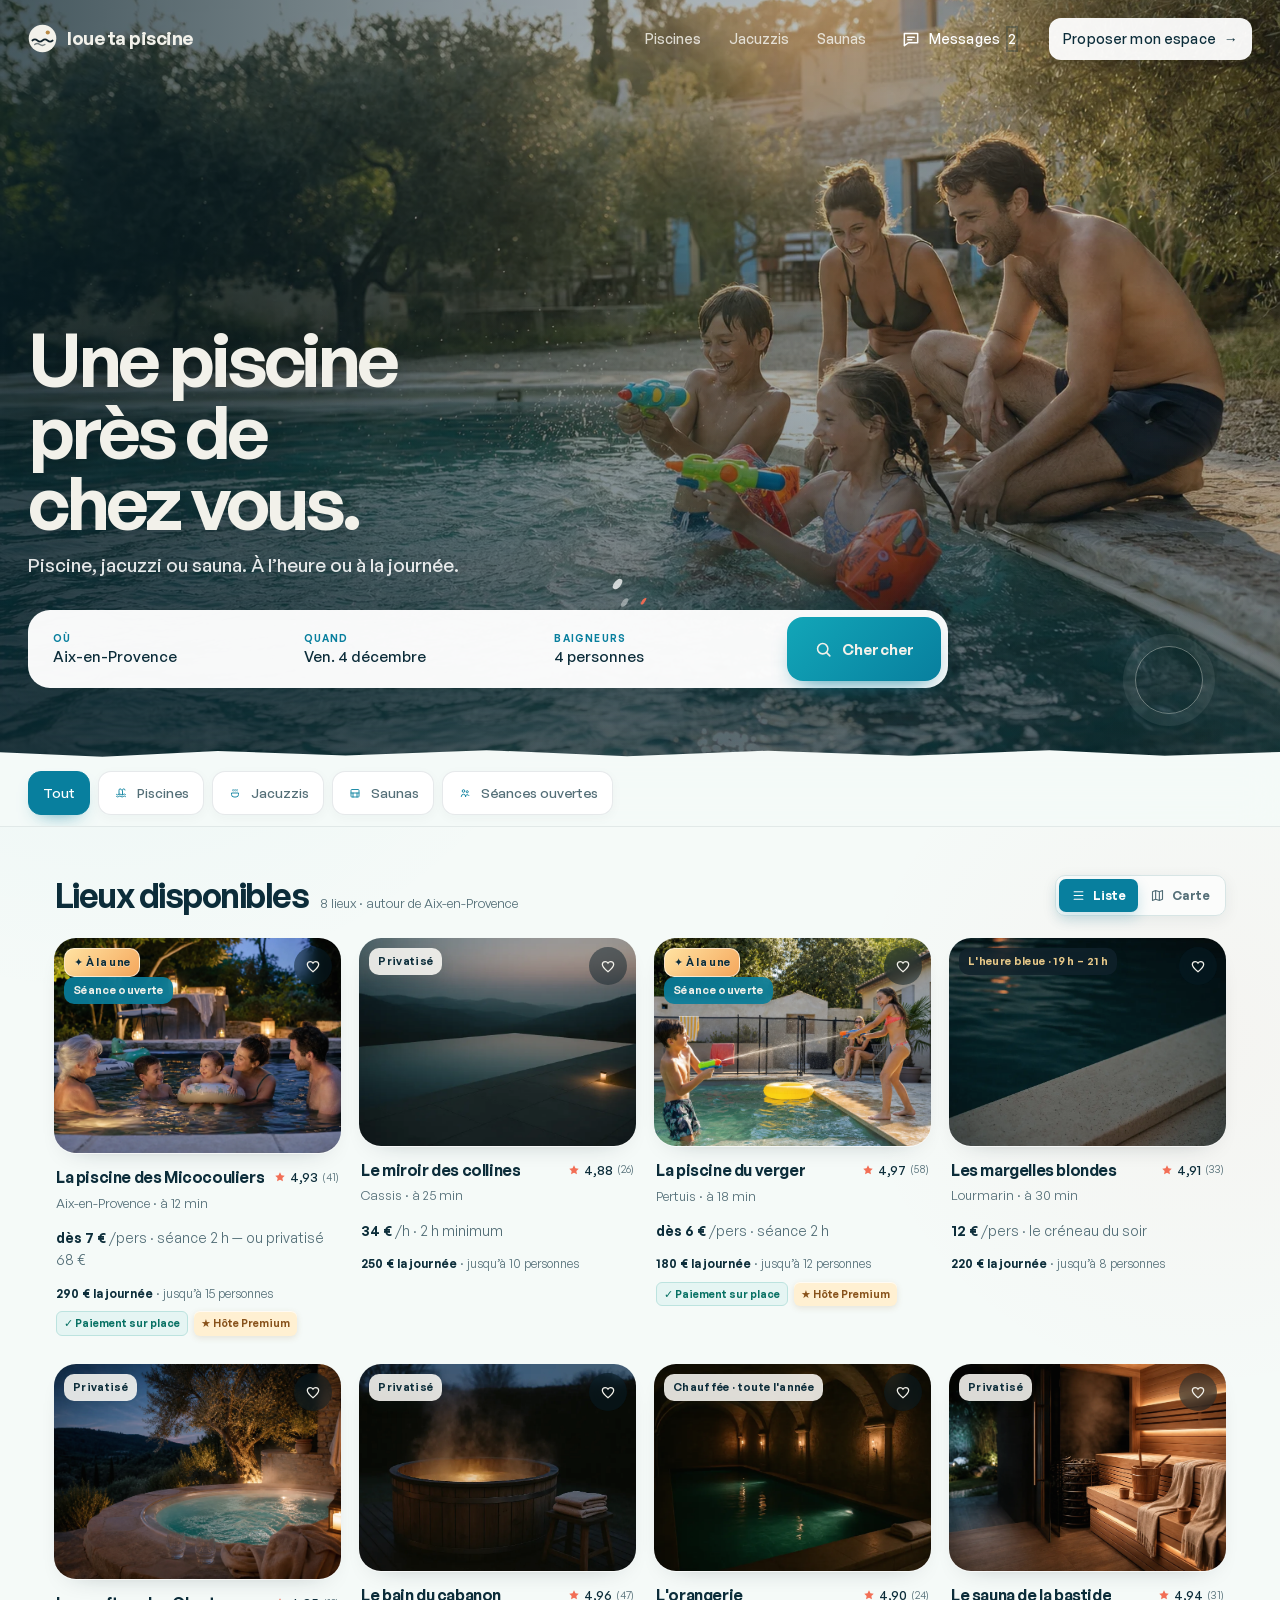
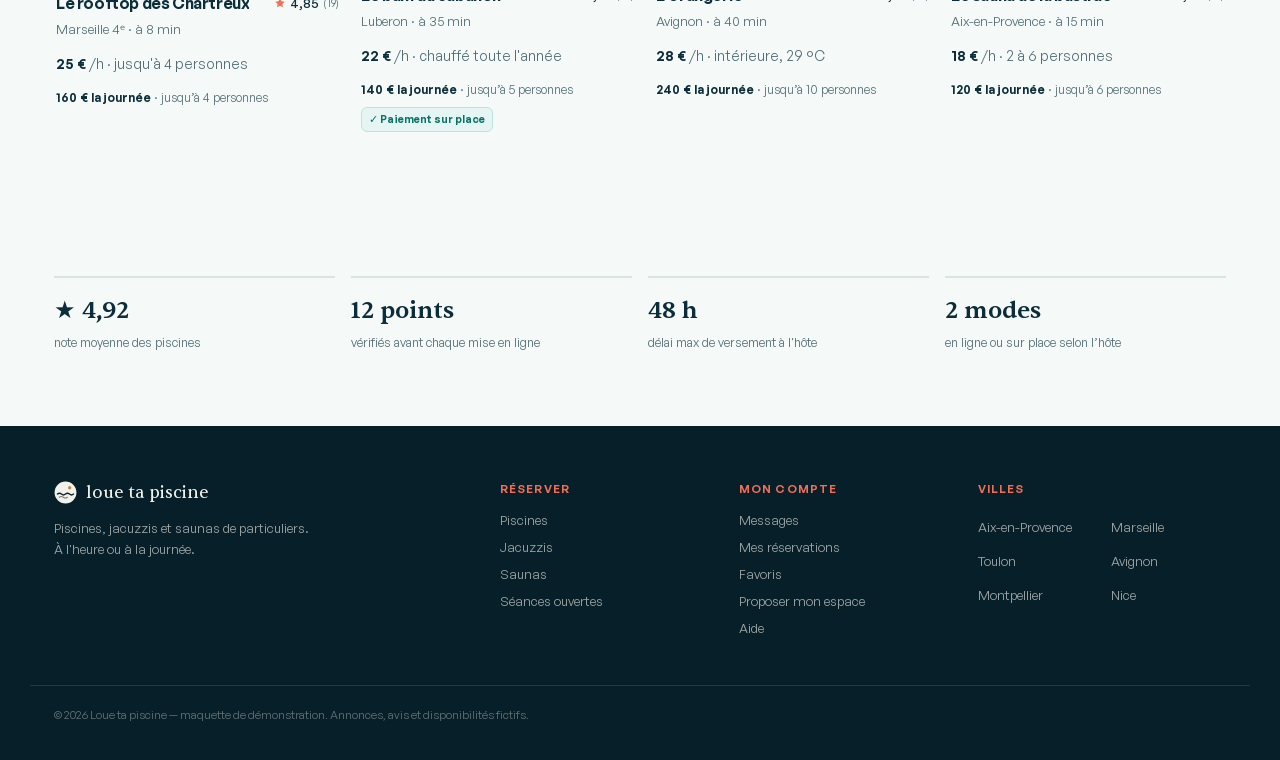
<file: index.html>
<!DOCTYPE html>
<html lang="fr">
<head>
<meta charset="UTF-8">
<meta name="viewport" content="width=device-width, initial-scale=1.0">
<title>Loue ta piscine — piscines et spas de particuliers, à l'heure</title>
<meta name="description" content="Réservez la piscine, le jacuzzi ou le sauna d'un particulier près de chez vous. À l'heure ou à la journée, privatisé ou en séance ouverte. Prix tout compris.">
<link rel="canonical" href="https://mazen-create11.github.io/loue-ta-piscine-demo/">
<meta property="og:title" content="Loue ta piscine">
<meta property="og:description" content="La piscine d'à côté, rien qu'à vous. À l'heure ou à la journée.">
<meta property="og:type" content="website">
<meta property="og:url" content="https://mazen-create11.github.io/loue-ta-piscine-demo/">
<meta property="og:image" content="https://mazen-create11.github.io/loue-ta-piscine-demo/img/famille-hero-v2.webp">
<meta property="og:site_name" content="Loue ta piscine">
<meta property="og:locale" content="fr_FR">
<meta name="twitter:card" content="summary_large_image">
<link rel="icon" href="data:image/svg+xml,%3Csvg xmlns='http://www.w3.org/2000/svg' viewBox='0 0 32 32'%3E%3Ccircle cx='16' cy='16' r='15.2' fill='%2310222B'/%3E%3Ccircle cx='21.8' cy='9.4' r='2.3' fill='%23B98A46'/%3E%3Cpath d='M4.8 18.2q2.8 -2.4 5.6 0t5.6 0t5.6 0t5.6 0' stroke='%23F2F1EA' stroke-width='1.9' fill='none' stroke-linecap='round'/%3E%3Cpath d='M7.4 22.6q2.8 -2.1 5.6 0t5.6 0' stroke='%23F2F1EA' stroke-width='1.6' fill='none' stroke-linecap='round' opacity='.55'/%3E%3C/svg%3E">
<link rel="preload" href="fonts/sentient-500.woff2" as="font" type="font/woff2" crossorigin>
<link rel="preload" href="fonts/generalsans-400.woff2" as="font" type="font/woff2" crossorigin>
<link rel="preload" href="img/famille-hero-v2.webp" as="image">
<script type="application/ld+json">
{"@context":"https://schema.org","@type":"WebSite","name":"Loue ta piscine","description":"Location de piscines, jacuzzis et saunas entre particuliers, à l'heure ou à la journée.","inLanguage":"fr-FR"}
</script>
<style>
  @font-face{font-family:'Sentient'; src:url('fonts/sentient-400.woff2') format('woff2'); font-weight:400; font-display:swap}
  @font-face{font-family:'Sentient'; src:url('fonts/sentient-500.woff2') format('woff2'); font-weight:500; font-display:swap}
  @font-face{font-family:'General Sans'; src:url('fonts/generalsans-400.woff2') format('woff2'); font-weight:400; font-display:swap}
  @font-face{font-family:'General Sans'; src:url('fonts/generalsans-500.woff2') format('woff2'); font-weight:500; font-display:swap}
  @font-face{font-family:'General Sans'; src:url('fonts/generalsans-600.woff2') format('woff2'); font-weight:600; font-display:swap}

  :root{
    --encre:#10222B; --encre-2:#0B181F; --craie:#F2F1EA; --craie-2:#FAF9F4;
    --bassin:#2F5D54; --solaire:#B98A46; --solaire-ink:#8A6430; --brume:#5A6E72; --alerte:#A6402C;
    --line:#E0DDD2; --blanc:#FFFFFF;
    --serif:'Sentient',"Iowan Old Style",Georgia,serif;
    --sans:'General Sans',-apple-system,BlinkMacSystemFont,"Segoe UI",sans-serif;
    --eo:cubic-bezier(.23,1,.32,1);
    --r:10px;
    --shadow-1:0 1px 3px rgba(16,34,43,.06);
    --shadow-2:0 10px 30px rgba(16,34,43,.10);
  }
  *{box-sizing:border-box}
  html{scroll-behavior:smooth; text-rendering:optimizeLegibility; font-synthesis:none}
  b,strong{font-weight:600}
  ::selection{background:var(--bassin); color:var(--craie)}
  body{margin:0; background:var(--craie); color:var(--encre); font-family:var(--sans); font-size:16px; line-height:1.55; -webkit-font-smoothing:antialiased}
  img{max-width:100%; display:block}
  a{color:var(--bassin)}
  button{font-family:var(--sans); cursor:pointer}
  a:focus-visible,button:focus-visible{outline:2px solid var(--bassin); outline-offset:2px; border-radius:4px}
  .wrap{max-width:1220px; margin:0 auto; padding:0 24px}

  /* ============ Header ============ */
  header{position:fixed; inset:0 0 auto; z-index:50; transition:background .25s var(--eo), box-shadow .25s var(--eo)}
  header .h-inner{max-width:1220px; margin:0 auto; padding:15px 24px; display:flex; align-items:center; gap:26px}
  header.solid{background:var(--craie); box-shadow:0 1px 0 var(--line)}
  .logo{display:flex; align-items:center; gap:10px; text-decoration:none}
  .logo svg{width:29px; height:29px}
  .logo .lg-disc{fill:#F2F1EA; transition:fill .25s var(--eo)}
  .logo .lg-wave{stroke:#10222B; transition:stroke .25s var(--eo)}
  header.solid .logo .lg-disc{fill:var(--encre)}
  header.solid .logo .lg-wave{stroke:var(--craie)}
  .logo span{font-family:var(--serif); font-weight:500; font-size:19px; color:#F2F1EA; transition:color .25s var(--eo)}
  header.solid .logo span{color:var(--encre)}
  .nav{margin-left:auto; display:flex; gap:24px; align-items:center}
  .nav a{text-decoration:none; font-size:14px; font-weight:500; color:rgba(242,241,234,.85); transition:color .2s var(--eo); padding:12px 2px}
  .nav a:hover{color:#fff}
  header.solid .nav a{color:var(--brume)}
  header.solid .nav a:hover{color:var(--encre)}
  .btn{display:inline-flex; align-items:center; justify-content:center; gap:8px; border:none; border-radius:9px; padding:13px 20px; font-size:14px; font-weight:600; letter-spacing:.01em; text-decoration:none; transition:filter .15s var(--eo), transform .15s var(--eo), box-shadow .2s var(--eo)}
  .btn:hover{filter:brightness(1.06); transform:translateY(-1px)}
  .btn:active{transform:translateY(0) scale(.985)}
  .btn-bassin{background:linear-gradient(180deg,#376C62,var(--bassin)); color:#F2F1EA; box-shadow:0 1px 2px rgba(16,34,43,.15), 0 8px 20px -8px rgba(47,93,84,.55)}
  .btn-encre{background:linear-gradient(180deg,#1B3340,var(--encre)); color:#F2F1EA; box-shadow:0 1px 2px rgba(16,34,43,.15), 0 8px 20px -8px rgba(16,34,43,.5)}
  .btn-message{background:transparent; color:#F2F1EA; border:0; box-shadow:none}
  header.solid .btn-message{background:transparent; color:var(--encre)}
  @media (max-width:820px){ .nav a.hideable{display:none} }

  /* ============ Hero ============ */
  .hero{position:relative; height:min(88vh,760px); min-height:560px; display:flex; align-items:flex-end; overflow:hidden}
  .hero img.bg{position:absolute; inset:0; width:100%; height:100%; object-fit:cover; object-position:center 62%}
  .hero .veil{position:absolute; inset:0; background:linear-gradient(to top, rgba(6,14,18,.84) 0%, rgba(6,14,18,.2) 52%, rgba(6,14,18,.38) 100%)}
  .hero .h-content{position:relative; z-index:2; width:100%; max-width:1220px; margin:0 auto; padding:0 24px 58px; color:#F2F1EA}
  .hero h1{font-family:var(--serif); font-weight:500; font-size:clamp(32px,4.6vw,54px); line-height:1.07; letter-spacing:-.012em; margin:0 0 8px; max-width:18ch; text-wrap:balance}
  .hero .sub{font-size:clamp(14.5px,1.6vw,17px); color:rgba(242,241,234,.8); margin:0 0 26px}
  .search{display:flex; background:var(--craie-2); border-radius:12px; overflow:hidden; max-width:700px; box-shadow:0 10px 36px rgba(6,14,18,.4)}
  .search .field{flex:1 1 0; padding:13px 20px; min-width:0; border:none; background:transparent; text-align:left; cursor:pointer; transition:background .18s var(--eo)}
  .search .field:hover{background:#fff}
  .search .field + .field{border-left:1px solid var(--line)}
  .search .f-label{display:block; font-size:10.5px; text-transform:uppercase; letter-spacing:.1em; color:var(--solaire-ink); font-weight:600; margin-bottom:1px}
  .search .f-val{font-size:14.5px; color:var(--encre); white-space:nowrap; overflow:hidden; text-overflow:ellipsis; display:block}
  .search .go{background:linear-gradient(180deg,#376C62,var(--bassin)); color:#F2F1EA; border:none; padding:0 28px; font-size:15px; font-weight:600; letter-spacing:.01em; transition:filter .15s var(--eo)}
  .search .go:hover{filter:brightness(1.1)}
  @media (max-width:640px){
    .search{flex-direction:column}
    .search .field + .field{border-left:none; border-top:1px solid var(--line)}
    .search .go{padding:14px}
    .hero{height:min(94vh,820px)}
  }

  /* ============ Chips catégories ============ */
  .chipbar{position:sticky; top:0; z-index:40; background:var(--craie); border-bottom:1px solid var(--line)}
  .chipbar .c-inner{max-width:1220px; margin:0 auto; padding:14px 24px; display:flex; gap:10px; overflow-x:auto; scrollbar-width:none}
  .chipbar .c-inner::-webkit-scrollbar{display:none}
  .chip{display:inline-flex; align-items:center; gap:8px; border:1px solid var(--line); background:var(--craie-2); border-radius:99px; padding:9px 18px; font-size:13.5px; font-weight:500; color:var(--brume); white-space:nowrap; transition:all .18s var(--eo)}
  .chip svg{width:16px; height:16px}
  .chip:hover{border-color:var(--brume)}
  .chip.active{background:var(--encre); color:#F2F1EA; border-color:var(--encre)}

  /* ============ Sections ============ */
  section{padding:72px 0; scroll-margin-top:64px}
  .sec-top{display:flex; align-items:baseline; justify-content:space-between; gap:20px; margin-bottom:30px}
  h2{font-family:var(--serif); font-weight:500; font-size:clamp(25px,3vw,34px); line-height:1.12; letter-spacing:-.008em; margin:0; text-wrap:balance}
  .sec-link{font-size:14px; font-weight:600; text-decoration:none; white-space:nowrap}
  .sec-link:hover{text-decoration:underline; text-underline-offset:3px}

  /* ============ Cards annonces ============ */
  .grid{display:grid; grid-template-columns:repeat(4,1fr); gap:22px 18px}
  @media (max-width:1080px){ .grid{grid-template-columns:repeat(3,1fr)} }
  @media (max-width:820px){ .grid{grid-template-columns:repeat(2,1fr)} }
  @media (max-width:520px){ .grid{grid-template-columns:1fr} }
  .card{position:relative; text-decoration:none; color:var(--encre); display:block; transition:opacity .3s var(--eo), transform .3s var(--eo)}
  .card.hide{opacity:0; transform:scale(.97); pointer-events:none; position:absolute; visibility:hidden}
  .card .c-img{position:relative; border-radius:var(--r); overflow:hidden; aspect-ratio:4/3; box-shadow:var(--shadow-1)}
  .card .c-img img{width:100%; height:100%; object-fit:cover; transition:transform .55s var(--eo)}
  .card:hover .c-img img{transform:scale(1.045)}
  .card .c-badge{position:absolute; top:10px; left:10px; z-index:2; font-size:11px; font-weight:600; letter-spacing:.03em; padding:4px 11px; border-radius:99px; backdrop-filter:blur(6px)}
  .badge-ouverte{background:rgba(47,93,84,.88); color:#F2F1EA}
  .badge-bleue{background:rgba(16,34,43,.82); color:#E8C989}
  .badge-neutre{background:rgba(250,249,244,.88); color:var(--encre)}
  .badge-premium{background:linear-gradient(145deg,#F7E9B7,#B98A46); color:#10222B; border:1px solid rgba(255,255,255,.6); box-shadow:0 3px 10px rgba(16,34,43,.24), inset 0 1px 0 rgba(255,255,255,.7); text-shadow:0 1px 0 rgba(255,255,255,.45)}
  .card .c-badge.badge-secondary{top:39px}
  .card .fav{position:absolute; top:9px; right:9px; z-index:2; width:32px; height:32px; border:none; border-radius:50%; background:rgba(16,34,43,.35); backdrop-filter:blur(6px); display:flex; align-items:center; justify-content:center; transition:background .2s var(--eo), transform .15s var(--eo)}
  .card .fav:hover{background:rgba(16,34,43,.55)}
  .card .fav:active{transform:scale(.9)}
  .card .fav svg{width:16px; height:16px; fill:none; stroke:#F2F1EA; stroke-width:1.9; transition:fill .2s var(--eo), stroke .2s var(--eo)}
  .card .fav[aria-pressed="true"] svg{fill:#E8C989; stroke:#E8C989}
  .card .c-body{padding:11px 2px 0}
  .card .c-row{display:flex; align-items:baseline; justify-content:space-between; gap:10px}
  .card h3{font-family:var(--serif); font-weight:500; font-size:16.5px; margin:0; white-space:nowrap; overflow:hidden; text-overflow:ellipsis}
  .card .note{display:inline-flex; align-items:center; gap:4px; font-size:13px; font-weight:500; font-variant-numeric:tabular-nums; flex:none}
  .card .note svg{width:12px; height:12px; fill:var(--solaire)}
  .card .note small{color:var(--brume); font-weight:400}
  .card .c-place{font-size:13px; color:var(--brume); margin:2px 0 6px}
  .card .c-price{font-size:14px}
  .card .c-price b{font-weight:600}
  .card .c-price span{color:var(--brume)}
  .card .c-day{font-size:12px; color:var(--brume); margin:3px 0 0}
  .card .c-day b{color:var(--encre); font-weight:600}
  .c-flags{display:flex; gap:6px; flex-wrap:wrap; margin-top:8px}
  .pay-place,.premium-proof{display:inline-flex; align-items:center; gap:4px; width:max-content; border-radius:6px; padding:3px 7px; font-size:10.5px; font-weight:600}
  .pay-place{background:color-mix(in srgb,var(--bassin) 10%,#fff); border:1px solid color-mix(in srgb,var(--bassin) 25%,var(--line)); color:var(--bassin)}
  .premium-proof{background:linear-gradient(145deg,#FAF0C8,#D3A957); color:#5D431A; box-shadow:inset 0 1px 0 rgba(255,255,255,.75),0 2px 6px rgba(138,100,48,.15)}

  /* ============ Widget ============ */
  .w-sec{background:var(--craie-2); border-block:1px solid var(--line)}
  .w-intro{max-width:56ch; color:var(--brume); font-size:15.5px; margin:10px 0 34px}
  .widget{display:grid; grid-template-columns:1.35fr 1fr; background:var(--blanc); border:1px solid var(--line); border-radius:16px; overflow:hidden; box-shadow:var(--shadow-2)}
  @media (max-width:860px){ .widget{grid-template-columns:1fr} }
  .w-left{padding:26px 28px; border-right:1px solid var(--line)}
  @media (max-width:860px){ .w-left{border-right:none; border-bottom:1px solid var(--line)} }
  .w-head{display:flex; align-items:center; justify-content:space-between; gap:12px}
  .w-title{font-family:var(--serif); font-size:19px; font-weight:500; margin:0}
  .w-loc{font-size:12.5px; color:var(--brume); margin:3px 0 16px}
  .w-tag{font-size:11px; font-weight:600; padding:3px 10px; border-radius:99px; background:color-mix(in srgb,var(--solaire) 15%,transparent); color:var(--solaire-ink); white-space:nowrap}
  .day-tabs{display:flex; gap:8px; margin-bottom:16px}
  .day-tab{border:1px solid var(--line); background:var(--craie-2); border-radius:7px; padding:7px 15px; font-size:13px; font-weight:500; color:var(--brume); transition:all .18s var(--eo)}
  .day-tab.active{background:var(--encre); color:#F2F1EA; border-color:var(--encre)}
  .slots{display:flex; flex-direction:column; gap:7px}
  .slot{display:flex; align-items:center; gap:12px; border:1px solid var(--line); border-radius:10px; padding:11px 14px; background:var(--blanc); text-align:left; width:100%; transition:border-color .18s var(--eo), background .18s var(--eo), transform .18s var(--eo), box-shadow .18s var(--eo)}
  .slot:not(:disabled):hover{border-color:var(--bassin); transform:translateY(-1px); box-shadow:var(--shadow-1)}
  .slot.selected{border-color:var(--bassin); background:color-mix(in srgb,var(--bassin) 6%,#fff); box-shadow:inset 3px 0 0 var(--bassin)}
  .slot:disabled{cursor:default; opacity:.5; background:var(--craie-2)}
  .slot .s-time{font-variant-numeric:tabular-nums; font-weight:600; font-size:14px; min-width:92px}
  .slot .s-info{flex:1; font-size:12.5px; color:var(--brume); display:flex; align-items:center}
  .slot .gauge{width:36px; height:4px; border-radius:99px; background:var(--line); margin-right:9px; overflow:hidden; flex:none}
  .slot .gauge b{display:block; height:100%; border-radius:99px; background:var(--bassin)}
  .slot:disabled .gauge b{background:var(--brume)}
  .slot .s-price{font-weight:600; font-variant-numeric:tabular-nums; font-size:13.5px; white-space:nowrap}
  .slot .s-price small{font-weight:400; color:var(--brume); font-size:11px}
  .slot .s-tag{font-size:11px; font-weight:600; padding:3px 10px; border-radius:99px; white-space:nowrap}
  .tag-open{background:color-mix(in srgb,var(--bassin) 13%,transparent); color:var(--bassin)}
  .tag-full{background:var(--line); color:var(--brume)}
  .tag-priv{background:color-mix(in srgb,var(--encre) 9%,transparent); color:var(--encre)}
  .buffer-row{display:flex; align-items:center; gap:10px; padding:0 14px; font-size:10.5px; color:var(--brume); letter-spacing:.05em}
  .buffer-row::before,.buffer-row::after{content:""; flex:1; border-top:1px dashed var(--line)}
  .w-right{padding:26px 28px; display:flex; flex-direction:column; background:var(--craie-2)}
  .r-empty{color:var(--brume); font-size:13.5px; margin:auto 0; text-align:center; padding:26px 8px; line-height:1.6}
  .r-lbl{font-size:11px; text-transform:uppercase; letter-spacing:.11em; color:var(--solaire-ink); font-weight:600; margin:0 0 3px}
  .r-time{font-family:var(--serif); font-size:22px; margin:0 0 3px}
  .r-note{font-size:12px; color:var(--brume); margin:0 0 16px; line-height:1.5}
  .persons{display:flex; align-items:center; gap:12px; margin-bottom:14px}
  .persons .p-lbl{font-size:13.5px; font-weight:500; flex:1}
  .stepper{display:flex; align-items:center; border:1px solid var(--line); border-radius:7px; overflow:hidden; background:#fff}
  .stepper button{width:34px; height:34px; border:none; background:#fff; font-size:16px; color:var(--bassin); transition:background .15s var(--eo)}
  .stepper button:hover:not(:disabled){background:var(--craie)}
  .stepper button:disabled{color:var(--line); cursor:default}
  .stepper .p-num{width:32px; text-align:center; font-weight:600; font-size:14px; font-variant-numeric:tabular-nums}
  .privat{display:flex; gap:11px; align-items:flex-start; border:1px solid var(--line); border-radius:9px; padding:12px 14px; margin-bottom:16px; background:#fff; transition:border-color .18s var(--eo)}
  .privat:has(input:checked){border-color:var(--bassin)}
  .privat input{margin-top:2px; accent-color:var(--bassin); width:15px; height:15px}
  .privat label{font-size:12.5px; line-height:1.45; cursor:pointer}
  .privat label b{font-weight:600; font-size:13px}
  .privat label small{display:block; color:var(--brume); font-size:11.5px; margin-top:1px}
  .privat.off{opacity:.5}
  .total{border-top:1px solid var(--line); padding-top:14px; margin-top:auto}
  .t-row{display:flex; justify-content:space-between; font-size:13px; color:var(--brume); margin-bottom:4px}
  .t-row.grand{font-size:15.5px; color:var(--encre); font-weight:600; margin:8px 0 13px}
  .t-row .amt{font-variant-numeric:tabular-nums}
  .total .btn{width:100%; font-size:14.5px; padding:12px}
  .t-small{font-size:11px; color:var(--brume); text-align:center; margin:9px 0 0; line-height:1.5}

  /* ============ Preuves ============ */
  .proof .stats{display:grid; grid-template-columns:repeat(4,1fr); gap:16px; margin-bottom:44px}
  @media (max-width:820px){ .proof .stats{grid-template-columns:repeat(2,1fr)} }
  .stat{border-top:2px solid var(--line); padding-top:14px}
  .stat b{font-family:var(--serif); font-weight:500; font-size:24px; display:block; font-variant-numeric:tabular-nums}
  .stat span{font-size:12.5px; color:var(--brume)}
  .quotes{display:grid; grid-template-columns:repeat(3,1fr); gap:18px}
  @media (max-width:820px){ .quotes{grid-template-columns:1fr} }
  .quote{background:var(--blanc); border:1px solid var(--line); border-radius:var(--r); padding:22px 24px; box-shadow:var(--shadow-1)}
  .quote .q-stars{display:flex; gap:2px; margin-bottom:10px}
  .quote .q-stars svg{width:13px; height:13px; fill:var(--solaire)}
  .quote p{margin:0 0 14px; font-size:14.5px; line-height:1.6}
  .quote footer{font-size:12.5px; color:var(--brume); background:none; padding:0}

  /* ============ Hôtes ============ */

  /* ============ Footer ============ */
  footer.site{background:var(--encre-2); color:rgba(242,241,234,.65); padding:54px 0 36px; font-size:13.5px}
  .f-inner{max-width:1220px; margin:0 auto; padding:0 24px; display:grid; grid-template-columns:2fr 1fr 1fr 1.2fr; gap:32px}
  @media (max-width:820px){ .f-inner{grid-template-columns:1fr 1fr} }
  .f-brand{display:flex; align-items:center; gap:9px; margin-bottom:12px}
  .f-brand svg{width:23px; height:23px}
  .f-brand span{font-family:var(--serif); font-size:17px; color:#F2F1EA}
  footer.site h3{font-size:11.5px; text-transform:uppercase; letter-spacing:.1em; color:var(--solaire); margin:0 0 12px; font-weight:600}
  footer.site a{color:rgba(242,241,234,.65); text-decoration:none; display:block; margin:7px 0; font-size:13px}
  footer.site a:hover{color:#F2F1EA}
  .f-cities{display:grid; grid-template-columns:1fr 1fr; gap:0 18px}
  .legal{max-width:1220px; margin:40px auto 0; padding:20px 24px 0; border-top:1px solid rgba(242,241,234,.12); font-size:11.5px; color:rgba(242,241,234,.4)}

  /* ============ Reveal ============ */
  .reveal{opacity:0; transform:translateY(12px); transition:opacity .5s var(--eo), transform .5s var(--eo)}
  .reveal.in{opacity:1; transform:none}
  @media (prefers-reduced-motion: reduce){
    *{transition:none!important; animation:none!important; scroll-behavior:auto!important}
    .reveal{opacity:1; transform:none}
  }
</style>
<link rel="stylesheet" href="css/atmosphere.css">
</head>
<body class="home-app">

<header id="hdr">
  <div class="h-inner">
    <a class="logo" href="#" aria-label="Loue ta piscine — accueil">
      <svg viewBox="0 0 32 32" fill="none" aria-hidden="true">
        <circle class="lg-disc" cx="16" cy="16" r="15.2"/>
        <circle cx="21.8" cy="9.4" r="2.3" fill="#B98A46"/>
        <path class="lg-wave" d="M4.8 18.2q2.8 -2.4 5.6 0t5.6 0t5.6 0t5.6 0" stroke-width="1.9" fill="none" stroke-linecap="round"/>
        <path class="lg-wave" d="M7.4 22.6q2.8 -2.1 5.6 0t5.6 0" stroke-width="1.6" fill="none" stroke-linecap="round" opacity=".55"/>
      </svg>
      <span>loue ta piscine</span>
    </a>
    <nav class="nav" aria-label="Navigation principale">
      <a href="piscines.html" class="hideable">Piscines</a>
      <a href="jacuzzis.html" class="hideable">Jacuzzis</a>
      <a href="saunas.html" class="hideable">Saunas</a>
      <a href="messages.html?conversation=claire" class="btn btn-message"><svg viewBox="0 0 24 24" fill="none" stroke-width="1.8" aria-hidden="true"><path d="M4 5.5h16v11H9l-5 3.5V5.5Z" stroke-linejoin="round"/><path d="M8 10h8M8 13h5" stroke-linecap="round"/></svg><span class="message-label">Messages</span><i class="nav-unread" aria-label="2 messages non lus">2</i></a>
      <a href="devenir-hote.html" class="btn host-entry"><span class="host-entry-long">Proposer mon espace</span><span class="host-entry-short">Publier</span></a>
    </nav>
  </div>
</header>

<div class="hero" id="recherche">
  <img class="bg" src="img/famille-hero-v2.webp" alt="Une famille joue dans une piscine privée sous le soleil de fin de journée" fetchpriority="high" width="1536" height="1024">
  <div class="veil"></div>
  <div class="h-content">
    <h1>Une piscine près de chez vous.</h1>
    <p class="sub">Piscine, jacuzzi ou sauna. À l’heure ou à la journée.</p>
    <div class="search-shell" id="search-shell">
      <div class="search" role="search" aria-label="Rechercher un lieu">
        <button class="field" id="location-trigger" type="button" aria-expanded="false" aria-controls="location-popover"><span class="f-label">Où</span><span class="f-val" id="location-value">Aix-en-Provence</span></button>
        <button class="field" id="date-trigger" type="button" aria-expanded="false" aria-controls="date-popover"><span class="f-label">Quand</span><span class="f-val" id="date-value">Samedi 25 juillet</span></button>
        <button class="field" id="guest-trigger" type="button" aria-expanded="false" aria-controls="guest-popover"><span class="f-label">Baigneurs</span><span class="f-val" id="guest-value">4 personnes</span></button>
        <button class="go" id="search-submit" type="button"><svg viewBox="0 0 24 24" fill="none" stroke="currentColor" stroke-width="2" aria-hidden="true"><circle cx="11" cy="11" r="6.5"/><path d="m16 16 4 4" stroke-linecap="round"/></svg><span>Chercher</span></button>
      </div>

      <div class="search-popover location-popover" id="location-popover" hidden>
        <div class="pop-head"><b>Choisir une destination</b><button class="pop-close" type="button" data-close-search aria-label="Fermer">×</button></div>
        <label class="place-input"><svg viewBox="0 0 24 24" fill="none" stroke="currentColor" stroke-width="2" aria-hidden="true"><circle cx="11" cy="11" r="6.5"/><path d="m16 16 4 4" stroke-linecap="round"/></svg><input id="place-input" type="search" placeholder="Ville, village ou code postal" autocomplete="off" aria-autocomplete="list" aria-controls="place-results"></label>
        <p class="place-help" id="place-help">Toutes les communes de France, même les villages.</p>
        <div class="place-results" id="place-results" role="listbox" aria-label="Destinations suggérées">
          <button class="place-option" type="button" role="option" data-name="Aix-en-Provence" data-postcode="13100"><span class="place-mark">A</span><span class="place-copy"><b>Aix-en-Provence</b><small>Bouches-du-Rhône · 13100</small></span></button>
          <button class="place-option" type="button" role="option" data-name="Marseille" data-postcode="13001"><span class="place-mark">M</span><span class="place-copy"><b>Marseille</b><small>Bouches-du-Rhône · 13001</small></span></button>
          <button class="place-option" type="button" role="option" data-name="Lyon" data-postcode="69001"><span class="place-mark">L</span><span class="place-copy"><b>Lyon</b><small>Rhône · 69001</small></span></button>
          <button class="place-option" type="button" role="option" data-name="Nice" data-postcode="06000"><span class="place-mark">N</span><span class="place-copy"><b>Nice</b><small>Alpes-Maritimes · 06000</small></span></button>
        </div>
      </div>

      <div class="search-popover date-popover" id="date-popover" hidden>
        <div class="pop-head"><b>Choisir une date</b><button class="pop-close" type="button" data-close-search aria-label="Fermer">×</button></div>
        <div class="date-quick" aria-label="Dates rapides"><button type="button" data-date-quick="today">Aujourd’hui</button><button type="button" data-date-quick="tomorrow">Demain</button><button type="button" data-date-quick="weekend">Ce week-end</button></div>
        <div class="cal-head"><button class="cal-nav" id="cal-prev" type="button" aria-label="Mois précédent">‹</button><b id="cal-title"></b><button class="cal-nav" id="cal-next" type="button" aria-label="Mois suivant">›</button></div>
        <div class="cal-grid" id="calendar-grid" role="grid" aria-label="Calendrier"></div>
      </div>

      <div class="search-popover guest-popover" id="guest-popover" hidden>
        <div class="pop-head"><b>Nombre de baigneurs</b><button class="pop-close" type="button" data-close-search aria-label="Fermer">×</button></div>
        <div class="guest-row"><span class="guest-copy"><b>Baigneurs</b><small>Capacité vérifiée sur chaque annonce</small></span><span class="guest-step"><button id="guest-minus" type="button" aria-label="Retirer une personne">−</button><b id="guest-count">4</b><button id="guest-plus" type="button" aria-label="Ajouter une personne">+</button></span></div>
      </div>
    </div>
  </div>
</div>
<div class="search-toast" id="search-toast" role="status" aria-live="polite"></div>

<div class="chipbar" aria-label="Type de lieu">
  <div class="c-inner" role="tablist">
    <button class="chip active" data-filter="all" role="tab" aria-selected="true">Tout</button>
    <button class="chip" data-filter="piscine" role="tab" aria-selected="false">
      <svg viewBox="0 0 24 24" fill="none" stroke="currentColor" stroke-width="1.8" aria-hidden="true"><path d="M3 15q2.3 1.9 4.5 0t4.5 0q2.3 1.9 4.5 0t4.5 0M3 19q2.3 1.9 4.5 0t4.5 0q2.3 1.9 4.5 0t4.5 0" stroke-linecap="round"/><path d="M8 15V6.5A2.5 2.5 0 0 1 13 6M15 15V6.5A2.5 2.5 0 0 1 20 6" stroke-linecap="round"/></svg>
      Piscines</button>
    <button class="chip" data-filter="spa" role="tab" aria-selected="false">
      <svg viewBox="0 0 24 24" fill="none" stroke="currentColor" stroke-width="1.8" aria-hidden="true"><path d="M5 12h14v3a5 5 0 0 1-5 5h-4a5 5 0 0 1-5-5z"/><path d="M8 8q-1-1.6 0-3M12 8q-1-1.6 0-3M16 8q-1-1.6 0-3" stroke-linecap="round"/></svg>
      Jacuzzis</button>
    <button class="chip" data-filter="sauna" role="tab" aria-selected="false">
      <svg viewBox="0 0 24 24" fill="none" stroke="currentColor" stroke-width="1.8" aria-hidden="true"><rect x="4" y="5" width="16" height="15" rx="1.5"/><path d="M4 12h16M8 12v8M16 12v8" stroke-linecap="round"/></svg>
      Saunas</button>
    <button class="chip" data-filter="ouverte" role="tab" aria-selected="false">
      <svg viewBox="0 0 24 24" fill="none" stroke="currentColor" stroke-width="1.8" aria-hidden="true"><circle cx="9" cy="8" r="2.6"/><circle cx="16.5" cy="9.5" r="2.1"/><path d="M4.5 19a4.5 4.5 0 0 1 9 0M12.8 19a3.9 3.9 0 0 1 7.2-1.8" stroke-linecap="round"/></svg>
      Séances ouvertes</button>
  </div>
</div>

<main>
<section id="annonces" style="padding-top:56px">
  <div class="wrap">
    <div class="sec-top results-head reveal">
      <div class="results-title"><h2>Lieux disponibles</h2><p class="results-meta" id="result-count" aria-live="polite">8 lieux · autour d’Aix-en-Provence</p></div>
      <div class="view-switch" role="group" aria-label="Affichage des résultats">
        <button class="view-btn active" type="button" data-view="list" aria-pressed="true"><svg viewBox="0 0 24 24" fill="none" stroke="currentColor" stroke-width="1.8" aria-hidden="true"><path d="M5 6h14M5 12h14M5 18h14" stroke-linecap="round"/></svg>Liste</button>
        <button class="view-btn" type="button" data-view="map" aria-pressed="false"><svg viewBox="0 0 24 24" fill="none" stroke="currentColor" stroke-width="1.8" aria-hidden="true"><path d="m4 6 5-2 6 2 5-2v14l-5 2-6-2-5 2zM9 4v14M15 6v14" stroke-linejoin="round"/></svg>Carte</button>
      </div>
    </div>
    <div class="grid" id="grid">

      <a class="card reveal" href="fiche.html" data-cat="piscine ouverte">
        <div class="c-img">
          <span class="c-badge badge-premium">✦ À la une</span>
          <span class="c-badge badge-ouverte badge-secondary">Séance ouverte</span>
          <button class="fav" type="button" aria-pressed="false" aria-label="Ajouter aux favoris"><svg viewBox="0 0 24 24"><path d="M12 20.5C7 16.6 3.5 13.4 3.5 9.8 3.5 7.2 5.6 5.5 8 5.5c1.6 0 3.1.8 4 2.1.9-1.3 2.4-2.1 4-2.1 2.4 0 4.5 1.7 4.5 4.3 0 3.6-3.5 6.8-8.5 10.7z"/></svg></button>
          <img src="img/famille-bleue-v2.webp" alt="Une famille réunie dans une piscine à l'heure bleue" loading="lazy" width="1536" height="1024">
        </div>
        <div class="c-body">
          <div class="c-row"><h3>La piscine des Micocouliers</h3><span class="note"><svg viewBox="0 0 24 24" aria-hidden="true"><path d="M12 2.5l2.9 6 6.6.9-4.8 4.6 1.2 6.5L12 17.4 6.1 20.5l1.2-6.5L2.5 9.4l6.6-.9z"/></svg>4,93 <small>(41)</small></span></div>
          <p class="c-place">Aix-en-Provence · à 12 min</p>
          <p class="c-price"><b>dès 7 €</b><span> /pers · séance 2 h — ou privatisé 68 €</span></p>
          <p class="c-day"><b>290 € la journée</b> · jusqu’à 15 personnes</p>
          <div class="c-flags"><span class="pay-place">✓ Paiement sur place</span><span class="premium-proof">★ Hôte Premium</span></div>
        </div>
      </a>

      <a class="card reveal" href="fiche.html" data-cat="piscine">
        <div class="c-img">
          <span class="c-badge badge-neutre">Privatisé</span>
          <button class="fav" type="button" aria-pressed="false" aria-label="Ajouter aux favoris"><svg viewBox="0 0 24 24"><path d="M12 20.5C7 16.6 3.5 13.4 3.5 9.8 3.5 7.2 5.6 5.5 8 5.5c1.6 0 3.1.8 4 2.1.9-1.3 2.4-2.1 4-2.1 2.4 0 4.5 1.7 4.5 4.3 0 3.6-3.5 6.8-8.5 10.7z"/></svg></button>
          <img src="img/moderne.webp" alt="Piscine à débordement moderne au crépuscule" loading="lazy" width="900" height="600">
        </div>
        <div class="c-body">
          <div class="c-row"><h3>Le miroir des collines</h3><span class="note"><svg viewBox="0 0 24 24" aria-hidden="true"><path d="M12 2.5l2.9 6 6.6.9-4.8 4.6 1.2 6.5L12 17.4 6.1 20.5l1.2-6.5L2.5 9.4l6.6-.9z"/></svg>4,88 <small>(26)</small></span></div>
          <p class="c-place">Cassis · à 25 min</p>
          <p class="c-price"><b>34 €</b><span> /h · 2 h minimum</span></p>
          <p class="c-day"><b>250 € la journée</b> · jusqu’à 10 personnes</p>
        </div>
      </a>

      <a class="card reveal" href="fiche.html" data-cat="piscine ouverte">
        <div class="c-img">
          <span class="c-badge badge-premium">✦ À la une</span>
          <span class="c-badge badge-ouverte badge-secondary">Séance ouverte</span>
          <button class="fav" type="button" aria-pressed="false" aria-label="Ajouter aux favoris"><svg viewBox="0 0 24 24"><path d="M12 20.5C7 16.6 3.5 13.4 3.5 9.8 3.5 7.2 5.6 5.5 8 5.5c1.6 0 3.1.8 4 2.1.9-1.3 2.4-2.1 4-2.1 2.4 0 4.5 1.7 4.5 4.3 0 3.6-3.5 6.8-8.5 10.7z"/></svg></button>
          <img src="img/famille-jeux-v2.webp" alt="Deux enfants jouent au pistolet à eau sous la surveillance d’un adulte" loading="lazy" width="1536" height="1024">
        </div>
        <div class="c-body">
          <div class="c-row"><h3>La piscine du verger</h3><span class="note"><svg viewBox="0 0 24 24" aria-hidden="true"><path d="M12 2.5l2.9 6 6.6.9-4.8 4.6 1.2 6.5L12 17.4 6.1 20.5l1.2-6.5L2.5 9.4l6.6-.9z"/></svg>4,97 <small>(58)</small></span></div>
          <p class="c-place">Pertuis · à 18 min</p>
          <p class="c-price"><b>dès 6 €</b><span> /pers · séance 2 h</span></p>
          <p class="c-day"><b>180 € la journée</b> · jusqu’à 12 personnes</p>
          <div class="c-flags"><span class="pay-place">✓ Paiement sur place</span><span class="premium-proof">★ Hôte Premium</span></div>
        </div>
      </a>

      <a class="card reveal" href="fiche.html" data-cat="piscine">
        <div class="c-img">
          <span class="c-badge badge-bleue">L'heure bleue · 19 h – 21 h</span>
          <button class="fav" type="button" aria-pressed="false" aria-label="Ajouter aux favoris"><svg viewBox="0 0 24 24"><path d="M12 20.5C7 16.6 3.5 13.4 3.5 9.8 3.5 7.2 5.6 5.5 8 5.5c1.6 0 3.1.8 4 2.1.9-1.3 2.4-2.1 4-2.1 2.4 0 4.5 1.7 4.5 4.3 0 3.6-3.5 6.8-8.5 10.7z"/></svg></button>
          <img src="img/margelle.webp" alt="Margelle en travertin, eau sombre et reflet doré" loading="lazy" width="1000" height="667">
        </div>
        <div class="c-body">
          <div class="c-row"><h3>Les margelles blondes</h3><span class="note"><svg viewBox="0 0 24 24" aria-hidden="true"><path d="M12 2.5l2.9 6 6.6.9-4.8 4.6 1.2 6.5L12 17.4 6.1 20.5l1.2-6.5L2.5 9.4l6.6-.9z"/></svg>4,91 <small>(33)</small></span></div>
          <p class="c-place">Lourmarin · à 30 min</p>
          <p class="c-price"><b>12 €</b><span> /pers · le créneau du soir</span></p>
          <p class="c-day"><b>220 € la journée</b> · jusqu’à 8 personnes</p>
        </div>
      </a>

      <a class="card reveal" href="fiche.html" data-cat="spa">
        <div class="c-img">
          <span class="c-badge badge-neutre">Privatisé</span>
          <button class="fav" type="button" aria-pressed="false" aria-label="Ajouter aux favoris"><svg viewBox="0 0 24 24"><path d="M12 20.5C7 16.6 3.5 13.4 3.5 9.8 3.5 7.2 5.6 5.5 8 5.5c1.6 0 3.1.8 4 2.1.9-1.3 2.4-2.1 4-2.1 2.4 0 4.5 1.7 4.5 4.3 0 3.6-3.5 6.8-8.5 10.7z"/></svg></button>
          <img src="img/jacuzzi-terrasse-v2.webp" alt="Jacuzzi privé sur une terrasse provençale au crépuscule" loading="lazy" width="1600" height="1067">
        </div>
        <div class="c-body">
          <div class="c-row"><h3>Le rooftop des Chartreux</h3><span class="note"><svg viewBox="0 0 24 24" aria-hidden="true"><path d="M12 2.5l2.9 6 6.6.9-4.8 4.6 1.2 6.5L12 17.4 6.1 20.5l1.2-6.5L2.5 9.4l6.6-.9z"/></svg>4,85 <small>(19)</small></span></div>
          <p class="c-place">Marseille 4ᵉ · à 8 min</p>
          <p class="c-price"><b>25 €</b><span> /h · jusqu'à 4 personnes</span></p>
          <p class="c-day"><b>160 € la journée</b> · jusqu’à 4 personnes</p>
        </div>
      </a>

      <a class="card reveal" href="fiche.html" data-cat="spa">
        <div class="c-img">
          <span class="c-badge badge-neutre">Privatisé</span>
          <button class="fav" type="button" aria-pressed="false" aria-label="Ajouter aux favoris"><svg viewBox="0 0 24 24"><path d="M12 20.5C7 16.6 3.5 13.4 3.5 9.8 3.5 7.2 5.6 5.5 8 5.5c1.6 0 3.1.8 4 2.1.9-1.3 2.4-2.1 4-2.1 2.4 0 4.5 1.7 4.5 4.3 0 3.6-3.5 6.8-8.5 10.7z"/></svg></button>
          <img src="img/spa.webp" alt="Bain nordique en bois fumant à la tombée du soir" loading="lazy" width="1000" height="667">
        </div>
        <div class="c-body">
          <div class="c-row"><h3>Le bain du cabanon</h3><span class="note"><svg viewBox="0 0 24 24" aria-hidden="true"><path d="M12 2.5l2.9 6 6.6.9-4.8 4.6 1.2 6.5L12 17.4 6.1 20.5l1.2-6.5L2.5 9.4l6.6-.9z"/></svg>4,96 <small>(47)</small></span></div>
          <p class="c-place">Luberon · à 35 min</p>
          <p class="c-price"><b>22 €</b><span> /h · chauffé toute l'année</span></p>
          <p class="c-day"><b>140 € la journée</b> · jusqu’à 5 personnes</p>
          <div class="c-flags"><span class="pay-place">✓ Paiement sur place</span></div>
        </div>
      </a>

      <a class="card reveal" href="fiche.html" data-cat="piscine">
        <div class="c-img">
          <span class="c-badge badge-neutre">Chauffée · toute l'année</span>
          <button class="fav" type="button" aria-pressed="false" aria-label="Ajouter aux favoris"><svg viewBox="0 0 24 24"><path d="M12 20.5C7 16.6 3.5 13.4 3.5 9.8 3.5 7.2 5.6 5.5 8 5.5c1.6 0 3.1.8 4 2.1.9-1.3 2.4-2.1 4-2.1 2.4 0 4.5 1.7 4.5 4.3 0 3.6-3.5 6.8-8.5 10.7z"/></svg></button>
          <img src="img/interieure.webp" alt="Piscine intérieure sous voûtes de pierre, éclairage chaud" loading="lazy" width="900" height="600">
        </div>
        <div class="c-body">
          <div class="c-row"><h3>L'orangerie</h3><span class="note"><svg viewBox="0 0 24 24" aria-hidden="true"><path d="M12 2.5l2.9 6 6.6.9-4.8 4.6 1.2 6.5L12 17.4 6.1 20.5l1.2-6.5L2.5 9.4l6.6-.9z"/></svg>4,90 <small>(24)</small></span></div>
          <p class="c-place">Avignon · à 40 min</p>
          <p class="c-price"><b>28 €</b><span> /h · intérieure, 29 °C</span></p>
          <p class="c-day"><b>240 € la journée</b> · jusqu’à 10 personnes</p>
        </div>
      </a>

      <a class="card reveal" href="fiche.html" data-cat="sauna">
        <div class="c-img">
          <span class="c-badge badge-neutre">Privatisé</span>
          <button class="fav" type="button" aria-pressed="false" aria-label="Ajouter aux favoris"><svg viewBox="0 0 24 24"><path d="M12 20.5C7 16.6 3.5 13.4 3.5 9.8 3.5 7.2 5.6 5.5 8 5.5c1.6 0 3.1.8 4 2.1.9-1.3 2.4-2.1 4-2.1 2.4 0 4.5 1.7 4.5 4.3 0 3.6-3.5 6.8-8.5 10.7z"/></svg></button>
          <img src="img/sauna-jardin-v2.webp" alt="Sauna en cèdre ouvert sur un jardin au soir" loading="lazy" width="1600" height="1067">
        </div>
        <div class="c-body">
          <div class="c-row"><h3>Le sauna de la bastide</h3><span class="note"><svg viewBox="0 0 24 24" aria-hidden="true"><path d="M12 2.5l2.9 6 6.6.9-4.8 4.6 1.2 6.5L12 17.4 6.1 20.5l1.2-6.5L2.5 9.4l6.6-.9z"/></svg>4,94 <small>(31)</small></span></div>
          <p class="c-place">Aix-en-Provence · à 15 min</p>
          <p class="c-price"><b>18 €</b><span> /h · 2 à 6 personnes</span></p>
          <p class="c-day"><b>120 € la journée</b> · jusqu’à 6 personnes</p>
        </div>
      </a>

    </div>
    <div class="map-panel" id="map-panel" data-location="Aix-en-Provence" hidden aria-label="Carte des lieux disponibles">
      <button class="map-pin active" type="button" data-card="0" style="left:43%;top:38%">7 €</button>
      <button class="map-pin" type="button" data-card="1" style="left:72%;top:61%">34 €</button>
      <button class="map-pin" type="button" data-card="2" style="left:31%;top:67%">6 €</button>
      <button class="map-pin" type="button" data-card="3" style="left:61%;top:29%">12 €</button>
      <button class="map-pin" type="button" data-card="4" style="left:79%;top:39%">25 €</button>
      <button class="map-pin" type="button" data-card="5" style="left:18%;top:46%">22 €</button>
      <button class="map-pin" type="button" data-card="6" style="left:52%;top:75%">28 €</button>
      <button class="map-pin" type="button" data-card="7" style="left:66%;top:82%">18 €</button>
      <a class="map-preview" id="map-preview" href="fiche.html"><img id="map-preview-img" src="img/famille-bleue-v2.webp" alt=""><span class="map-preview-copy"><b id="map-preview-title">La piscine des Micocouliers</b><span id="map-preview-place">Aix-en-Provence · à 12 min</span><strong id="map-preview-price">dès 7 € /pers</strong></span></a>
    </div>
  </div>
</section>

<section class="proof">
  <div class="wrap">
    <div class="stats reveal">
      <div class="stat"><b>★ 4,92</b><span>note moyenne des piscines</span></div>
      <div class="stat"><b>12 points</b><span>vérifiés avant chaque mise en ligne</span></div>
      <div class="stat"><b>48 h</b><span>délai max de versement à l'hôte</span></div>
      <div class="stat"><b>2 modes</b><span>en ligne ou sur place selon l’hôte</span></div>
    </div>
    <div class="quotes" hidden>
      <figure class="quote reveal" style="margin:0">
        <div class="q-stars" aria-label="5 étoiles"><svg viewBox="0 0 24 24"><path d="M12 2.5l2.9 6 6.6.9-4.8 4.6 1.2 6.5L12 17.4 6.1 20.5l1.2-6.5L2.5 9.4l6.6-.9z"/></svg><svg viewBox="0 0 24 24"><path d="M12 2.5l2.9 6 6.6.9-4.8 4.6 1.2 6.5L12 17.4 6.1 20.5l1.2-6.5L2.5 9.4l6.6-.9z"/></svg><svg viewBox="0 0 24 24"><path d="M12 2.5l2.9 6 6.6.9-4.8 4.6 1.2 6.5L12 17.4 6.1 20.5l1.2-6.5L2.5 9.4l6.6-.9z"/></svg><svg viewBox="0 0 24 24"><path d="M12 2.5l2.9 6 6.6.9-4.8 4.6 1.2 6.5L12 17.4 6.1 20.5l1.2-6.5L2.5 9.4l6.6-.9z"/></svg><svg viewBox="0 0 24 24"><path d="M12 2.5l2.9 6 6.6.9-4.8 4.6 1.2 6.5L12 17.4 6.1 20.5l1.2-6.5L2.5 9.4l6.6-.9z"/></svg></div>
        <p>« Deux heures privatisées pour les 8 ans de ma fille. Tout était prêt, rien à payer sur place. »</p>
        <footer>Nadia — Marseille</footer>
      </figure>
      <figure class="quote reveal" style="margin:0">
        <div class="q-stars" aria-label="5 étoiles"><svg viewBox="0 0 24 24"><path d="M12 2.5l2.9 6 6.6.9-4.8 4.6 1.2 6.5L12 17.4 6.1 20.5l1.2-6.5L2.5 9.4l6.6-.9z"/></svg><svg viewBox="0 0 24 24"><path d="M12 2.5l2.9 6 6.6.9-4.8 4.6 1.2 6.5L12 17.4 6.1 20.5l1.2-6.5L2.5 9.4l6.6-.9z"/></svg><svg viewBox="0 0 24 24"><path d="M12 2.5l2.9 6 6.6.9-4.8 4.6 1.2 6.5L12 17.4 6.1 20.5l1.2-6.5L2.5 9.4l6.6-.9z"/></svg><svg viewBox="0 0 24 24"><path d="M12 2.5l2.9 6 6.6.9-4.8 4.6 1.2 6.5L12 17.4 6.1 20.5l1.2-6.5L2.5 9.4l6.6-.9z"/></svg><svg viewBox="0 0 24 24"><path d="M12 2.5l2.9 6 6.6.9-4.8 4.6 1.2 6.5L12 17.4 6.1 20.5l1.2-6.5L2.5 9.4l6.6-.9z"/></svg></div>
        <p>« Séance ouverte du matin à 8 €. Trois foyers, chacun son coin de la piscine. »</p>
        <footer>Julien — Aix-en-Provence</footer>
      </figure>
      <figure class="quote reveal" style="margin:0">
        <div class="q-stars" aria-label="5 étoiles"><svg viewBox="0 0 24 24"><path d="M12 2.5l2.9 6 6.6.9-4.8 4.6 1.2 6.5L12 17.4 6.1 20.5l1.2-6.5L2.5 9.4l6.6-.9z"/></svg><svg viewBox="0 0 24 24"><path d="M12 2.5l2.9 6 6.6.9-4.8 4.6 1.2 6.5L12 17.4 6.1 20.5l1.2-6.5L2.5 9.4l6.6-.9z"/></svg><svg viewBox="0 0 24 24"><path d="M12 2.5l2.9 6 6.6.9-4.8 4.6 1.2 6.5L12 17.4 6.1 20.5l1.2-6.5L2.5 9.4l6.6-.9z"/></svg><svg viewBox="0 0 24 24"><path d="M12 2.5l2.9 6 6.6.9-4.8 4.6 1.2 6.5L12 17.4 6.1 20.5l1.2-6.5L2.5 9.4l6.6-.9z"/></svg><svg viewBox="0 0 24 24"><path d="M12 2.5l2.9 6 6.6.9-4.8 4.6 1.2 6.5L12 17.4 6.1 20.5l1.2-6.5L2.5 9.4l6.6-.9z"/></svg></div>
        <p>« Le jacuzzi un soir de janvier, réservé à 17 h. Le numéro de l'hôte arrive avec le paiement. »</p>
        <footer>Sarah — Avignon</footer>
      </figure>
    </div>
  </div>
</section>

</main>

<footer class="site">
  <div class="f-inner">
    <div>
      <div class="f-brand">
        <svg viewBox="0 0 32 32" fill="none" aria-hidden="true">
          <circle cx="16" cy="16" r="15.2" fill="#F2F1EA"/>
          <circle cx="21.8" cy="9.4" r="2.3" fill="#B98A46"/>
          <path d="M4.8 18.2q2.8 -2.4 5.6 0t5.6 0t5.6 0t5.6 0" stroke="#10222B" stroke-width="1.9" fill="none" stroke-linecap="round"/>
          <path d="M7.4 22.6q2.8 -2.1 5.6 0t5.6 0" stroke="#10222B" stroke-width="1.6" fill="none" stroke-linecap="round" opacity=".55"/>
        </svg>
        <span>loue ta piscine</span>
      </div>
      <p style="max-width:32ch; margin:0; line-height:1.6; font-size:13px">Piscines, jacuzzis et saunas de particuliers. À l'heure ou à la journée.</p>
    </div>
    <div>
      <h3>Réserver</h3>
      <a href="piscines.html">Piscines</a><a href="jacuzzis.html">Jacuzzis</a><a href="saunas.html">Saunas</a><a href="index.html?type=ouverte#annonces">Séances ouvertes</a>
    </div>
    <div>
      <h3>Mon compte</h3>
      <a href="messages.html?conversation=claire">Messages</a><a href="confirmation.html">Mes réservations</a><a href="#">Favoris</a><a href="devenir-hote.html">Proposer mon espace</a><a href="#">Aide</a>
    </div>
    <div>
      <h3>Villes</h3>
      <div class="f-cities">
        <a href="#">Aix-en-Provence</a><a href="#">Marseille</a><a href="#">Toulon</a><a href="#">Avignon</a><a href="#">Montpellier</a><a href="#">Nice</a>
      </div>
    </div>
  </div>
  <div class="legal">© 2026 Loue ta piscine — maquette de démonstration. Annonces, avis et disponibilités fictifs.</div>
</footer>

<script>
(function(){
  "use strict";

  /* Header */
  var hdr = document.getElementById('hdr');
  var onScroll = function(){ hdr.classList.toggle('solid', window.scrollY > 40); };
  window.addEventListener('scroll', onScroll, {passive:true}); onScroll();

  /* Reveals — stagger léger par groupe */
  var io = new IntersectionObserver(function(entries){
    entries.forEach(function(e){
      if(!e.isIntersecting) return;
      e.target.classList.add('in'); io.unobserve(e.target);
    });
  }, {threshold:.1});
  document.querySelectorAll('.reveal').forEach(function(el, i){
    el.style.transitionDelay = (Math.min(i % 4, 3) * 55) + 'ms';
    io.observe(el);
  });

  /* Favoris */
  document.querySelectorAll('.fav').forEach(function(f){
    f.addEventListener('click', function(ev){
      ev.preventDefault(); ev.stopPropagation();
      f.setAttribute('aria-pressed', f.getAttribute('aria-pressed') === 'true' ? 'false' : 'true');
    });
  });

  /* Résultats : filtres et vues liste/carte */
  var gridEl = document.getElementById('grid');
  var mapEl = document.getElementById('map-panel');
  var countEl = document.getElementById('result-count');
  var cards = Array.prototype.slice.call(document.querySelectorAll('#grid .card'));
  var pins = Array.prototype.slice.call(document.querySelectorAll('.map-pin'));
  var selectedPlaceName = 'Aix-en-Provence';
  var activeFilter = 'all';

  function setFilter(filter){
    var visible = 0;
    cards.forEach(function(card, index){
      var show = filter === 'all' || card.dataset.cat.split(' ').indexOf(filter) !== -1;
      card.classList.toggle('hide', !show);
      pins[index].classList.toggle('is-hidden', !show);
      if(show) visible++;
    });
    countEl.textContent = visible+' lieu'+(visible > 1 ? 'x' : '')+' · autour de '+selectedPlaceName;
    mapEl.dataset.location = selectedPlaceName;
    var firstPin = pins.find(function(pin){ return !pin.classList.contains('is-hidden'); });
    if(firstPin) firstPin.click();
  }

  document.querySelectorAll('.chip').forEach(function(chip){
    chip.addEventListener('click', function(){
      document.querySelectorAll('.chip').forEach(function(c){ c.classList.remove('active'); c.setAttribute('aria-selected','false'); });
      chip.classList.add('active'); chip.setAttribute('aria-selected','true');
      activeFilter = chip.dataset.filter;
      setFilter(activeFilter);
    });
  });

  document.querySelectorAll('.view-btn').forEach(function(button){
    button.addEventListener('click', function(){
      var mapView = button.dataset.view === 'map';
      gridEl.hidden = mapView;
      mapEl.hidden = !mapView;
      document.querySelectorAll('.view-btn').forEach(function(other){
        var active = other === button;
        other.classList.toggle('active', active);
        other.setAttribute('aria-pressed', active ? 'true' : 'false');
      });
    });
  });

  pins.forEach(function(pin){
    pin.addEventListener('click', function(){
      var card = cards[parseInt(pin.dataset.card,10)];
      pins.forEach(function(other){ other.classList.remove('active'); });
      pin.classList.add('active');
      document.getElementById('map-preview-img').src = card.querySelector('.c-img img').src;
      document.getElementById('map-preview-title').textContent = card.querySelector('h3').textContent;
      document.getElementById('map-preview-place').textContent = card.querySelector('.c-place').textContent;
      document.getElementById('map-preview-price').textContent = card.querySelector('.c-price').textContent.trim();
      document.getElementById('map-preview').href = card.href;
    });
  });

  /* Recherche France : communes officielles, calendrier et jauge */
  var locationTrigger = document.getElementById('location-trigger');
  var dateTrigger = document.getElementById('date-trigger');
  var guestTrigger = document.getElementById('guest-trigger');
  var placeInput = document.getElementById('place-input');
  var placeResults = document.getElementById('place-results');
  var placeHelp = document.getElementById('place-help');
  var locationValue = document.getElementById('location-value');
  var dateValue = document.getElementById('date-value');
  var guestValue = document.getElementById('guest-value');
  var guestCountEl = document.getElementById('guest-count');
  var calendarEl = document.getElementById('calendar-grid');
  var calTitle = document.getElementById('cal-title');
  var toastEl = document.getElementById('search-toast');
  var guests = 4;
  var today = new Date(); today.setHours(0,0,0,0);
  var selectedDate = new Date(today);
  var calendarCursor = new Date(today.getFullYear(),today.getMonth(),1);
  var searchTimer = null;
  var requestController = null;
  var toastTimer = null;
  var fallbackPlaces = [
    {nom:'Aix-en-Provence',codesPostaux:['13100'],departement:{nom:'Bouches-du-Rhône'}},
    {nom:'Marseille',codesPostaux:['13001'],departement:{nom:'Bouches-du-Rhône'}},
    {nom:'Lyon',codesPostaux:['69001'],departement:{nom:'Rhône'}},
    {nom:'Nice',codesPostaux:['06000'],departement:{nom:'Alpes-Maritimes'}}
  ];

  function closeSearchPopovers(){
    document.querySelectorAll('.search-popover').forEach(function(pop){ pop.hidden = true; });
    [locationTrigger,dateTrigger,guestTrigger].forEach(function(trigger){ trigger.setAttribute('aria-expanded','false'); });
    document.body.classList.remove('search-open');
  }

  function openSearchPopover(trigger, popover){
    var opening = popover.hidden;
    closeSearchPopovers();
    if(opening){ popover.hidden = false; trigger.setAttribute('aria-expanded','true'); document.body.classList.add('search-open'); }
  }

  locationTrigger.addEventListener('click',function(){
    openSearchPopover(locationTrigger,document.getElementById('location-popover'));
    if(locationTrigger.getAttribute('aria-expanded') === 'true') setTimeout(function(){ placeInput.focus(); placeInput.select(); },30);
  });
  dateTrigger.addEventListener('click',function(){ openSearchPopover(dateTrigger,document.getElementById('date-popover')); });
  guestTrigger.addEventListener('click',function(){ openSearchPopover(guestTrigger,document.getElementById('guest-popover')); });
  document.querySelectorAll('[data-close-search]').forEach(function(button){ button.addEventListener('click',closeSearchPopovers); });

  function makePlaceOption(place){
    var button = document.createElement('button'); button.type = 'button'; button.className = 'place-option'; button.setAttribute('role','option');
    button.dataset.name = place.nom; button.dataset.postcode = (place.codesPostaux && place.codesPostaux[0]) || '';
    var mark = document.createElement('span'); mark.className = 'place-mark'; mark.textContent = place.nom.slice(0,1).toUpperCase();
    var copy = document.createElement('span'); copy.className = 'place-copy';
    var name = document.createElement('b'); name.textContent = place.nom;
    var detail = document.createElement('small'); detail.textContent = ((place.departement && place.departement.nom) || 'France') + (button.dataset.postcode ? ' · '+button.dataset.postcode : '');
    copy.appendChild(name); copy.appendChild(detail); button.appendChild(mark); button.appendChild(copy); return button;
  }

  function renderPlaces(places){
    placeResults.innerHTML = '';
    if(!places.length){
      var empty = document.createElement('p'); empty.className = 'place-help'; empty.textContent = 'Aucune commune trouvée. Essayez un autre nom ou un code postal.'; placeResults.appendChild(empty); return;
    }
    places.slice(0,8).forEach(function(place){ placeResults.appendChild(makePlaceOption(place)); });
  }

  placeInput.addEventListener('input',function(){
    clearTimeout(searchTimer);
    var query = placeInput.value.trim();
    if(query.length < 2){ placeHelp.textContent = query.length ? 'Saisissez au moins 2 caractères.' : 'Toutes les communes de France, même les villages.'; renderPlaces(fallbackPlaces); return; }
    placeHelp.textContent = 'Recherche dans les communes françaises…';
    searchTimer = setTimeout(function(){
      if(requestController) requestController.abort();
      requestController = new AbortController();
      var isPostcode = /^\d{5}$/.test(query);
      var endpoint = 'https://geo.api.gouv.fr/communes?'+(isPostcode ? 'codePostal=' : 'nom=')+encodeURIComponent(query)+'&fields=nom,codesPostaux,departement&format=json&boost=population&limit=8';
      fetch(endpoint,{signal:requestController.signal}).then(function(response){ if(!response.ok) throw new Error('API'); return response.json(); }).then(function(places){
        placeHelp.textContent = places.length ? places.length+' destination'+(places.length>1?'s':'')+' trouvée'+(places.length>1?'s':'') : 'Aucun résultat';
        renderPlaces(places);
      }).catch(function(error){
        if(error.name === 'AbortError') return;
        placeHelp.textContent = 'Recherche momentanément indisponible. Essayez une destination proposée.';
        renderPlaces(fallbackPlaces);
      });
    },280);
  });

  placeResults.addEventListener('click',function(event){
    var option = event.target.closest('.place-option'); if(!option) return;
    selectedPlaceName = option.dataset.name;
    locationValue.textContent = selectedPlaceName;
    placeInput.value = selectedPlaceName;
    closeSearchPopovers();
  });

  function sameDay(a,b){ return a.getFullYear()===b.getFullYear() && a.getMonth()===b.getMonth() && a.getDate()===b.getDate(); }
  function formatDate(date){ return new Intl.DateTimeFormat('fr-FR',{weekday:'short',day:'numeric',month:'long'}).format(date).replace(/^./,function(c){return c.toUpperCase();}); }
  function isoDate(date){ return date.getFullYear()+'-'+String(date.getMonth()+1).padStart(2,'0')+'-'+String(date.getDate()).padStart(2,'0'); }
  function chooseDate(date){
    selectedDate = new Date(date); selectedDate.setHours(0,0,0,0);
    dateValue.textContent = formatDate(selectedDate);
    calendarCursor = new Date(selectedDate.getFullYear(),selectedDate.getMonth(),1);
    renderCalendar(); closeSearchPopovers();
  }

  function renderCalendar(){
    calendarEl.innerHTML = '';
    calTitle.textContent = new Intl.DateTimeFormat('fr-FR',{month:'long',year:'numeric'}).format(calendarCursor);
    ['L','M','M','J','V','S','D'].forEach(function(label){ var d=document.createElement('span');d.className='dow';d.textContent=label;calendarEl.appendChild(d); });
    var first = new Date(calendarCursor.getFullYear(),calendarCursor.getMonth(),1);
    var offset = (first.getDay()+6)%7;
    for(var blank=0;blank<offset;blank++){ calendarEl.appendChild(document.createElement('span')); }
    var days = new Date(calendarCursor.getFullYear(),calendarCursor.getMonth()+1,0).getDate();
    var maxDate = new Date(today); maxDate.setFullYear(maxDate.getFullYear()+1);
    for(var day=1;day<=days;day++){
      (function(){
        var date = new Date(calendarCursor.getFullYear(),calendarCursor.getMonth(),day);
        var button = document.createElement('button'); button.type='button'; button.className='cal-day'; button.textContent=day;
        button.disabled = date < today || date > maxDate;
        if(sameDay(date,today)) button.classList.add('today');
        if(sameDay(date,selectedDate)) button.classList.add('selected');
        button.setAttribute('aria-label',new Intl.DateTimeFormat('fr-FR',{dateStyle:'full'}).format(date));
        button.addEventListener('click',function(){ chooseDate(date); }); calendarEl.appendChild(button);
      })();
    }
    var minCursor = new Date(today.getFullYear(),today.getMonth(),1);
    var maxCursor = new Date(today.getFullYear()+1,today.getMonth(),1);
    document.getElementById('cal-prev').disabled = calendarCursor <= minCursor;
    document.getElementById('cal-next').disabled = calendarCursor >= maxCursor;
  }

  document.getElementById('cal-prev').addEventListener('click',function(){ if(this.disabled)return;calendarCursor=new Date(calendarCursor.getFullYear(),calendarCursor.getMonth()-1,1);renderCalendar(); });
  document.getElementById('cal-next').addEventListener('click',function(){ if(this.disabled)return;calendarCursor=new Date(calendarCursor.getFullYear(),calendarCursor.getMonth()+1,1);renderCalendar(); });
  document.querySelectorAll('[data-date-quick]').forEach(function(button){ button.addEventListener('click',function(){
    var date = new Date(today);
    if(button.dataset.dateQuick==='tomorrow') date.setDate(date.getDate()+1);
    if(button.dataset.dateQuick==='weekend'){ var untilSaturday=(6-date.getDay()+7)%7;date.setDate(date.getDate()+untilSaturday); }
    chooseDate(date);
  }); });

  function updateGuests(next){ guests=Math.max(1,Math.min(30,next));guestCountEl.textContent=guests;guestValue.textContent=guests+' personne'+(guests>1?'s':'');document.getElementById('guest-minus').disabled=guests===1;document.getElementById('guest-plus').disabled=guests===30; }
  document.getElementById('guest-minus').addEventListener('click',function(){updateGuests(guests-1);});
  document.getElementById('guest-plus').addEventListener('click',function(){updateGuests(guests+1);});

  function showSearchToast(){
    toastEl.textContent = selectedPlaceName+' · '+formatDate(selectedDate)+' · '+guests+' baigneur'+(guests>1?'s':'');
    toastEl.classList.add('show'); clearTimeout(toastTimer); toastTimer=setTimeout(function(){toastEl.classList.remove('show');},2800);
  }

  document.getElementById('search-submit').addEventListener('click',function(){
    closeSearchPopovers(); setFilter(activeFilter); showSearchToast();
    var params = new URLSearchParams(); params.set('ville',selectedPlaceName); params.set('date',isoDate(selectedDate)); params.set('baigneurs',guests);
    if(activeFilter!=='all') params.set('type',activeFilter);
    history.replaceState(null,'',location.pathname+'?'+params.toString()+'#annonces');
    document.getElementById('annonces').scrollIntoView({behavior:'smooth',block:'start'});
  });

  document.addEventListener('click',function(event){ if(!event.target.closest('#search-shell')) closeSearchPopovers(); });
  document.addEventListener('keydown',function(event){ if(event.key==='Escape') closeSearchPopovers(); });
  dateValue.textContent = formatDate(selectedDate); renderCalendar(); updateGuests(guests);
  var initialParams = new URLSearchParams(location.search);
  if(initialParams.get('ville')){ selectedPlaceName=initialParams.get('ville').slice(0,80);locationValue.textContent=selectedPlaceName;placeInput.value=selectedPlaceName; }
  if(/^\d{4}-\d{2}-\d{2}$/.test(initialParams.get('date')||'')){
    var initialDate = new Date(initialParams.get('date')+'T12:00:00');
    if(!isNaN(initialDate.getTime()) && initialDate>=today){selectedDate=initialDate;dateValue.textContent=formatDate(selectedDate);calendarCursor=new Date(selectedDate.getFullYear(),selectedDate.getMonth(),1);renderCalendar();}
  }
  if(/^\d{1,2}$/.test(initialParams.get('baigneurs')||'')) updateGuests(parseInt(initialParams.get('baigneurs'),10));
  var initialType = initialParams.get('type');
  if(['piscine','spa','sauna','ouverte'].indexOf(initialType)===-1) initialType=null;
  var initialChip = initialType && document.querySelector('.chip[data-filter="'+initialType+'"]');
  if(initialChip) initialChip.click(); else setFilter(activeFilter);
  var initialOpen = initialParams.get('open');
  if(initialOpen==='location'||initialOpen==='date'||initialOpen==='guest') setTimeout(function(){document.getElementById(initialOpen+'-trigger').click();},120);

  /* Liens de maquette (#) — neutralisés : pas de saut en haut de page */
  document.addEventListener('click', function(ev){
    var dead = ev.target.closest('a[href="#"]');
    if(dead) ev.preventDefault();
  });
})();
</script>
</body>
</html>
</file>
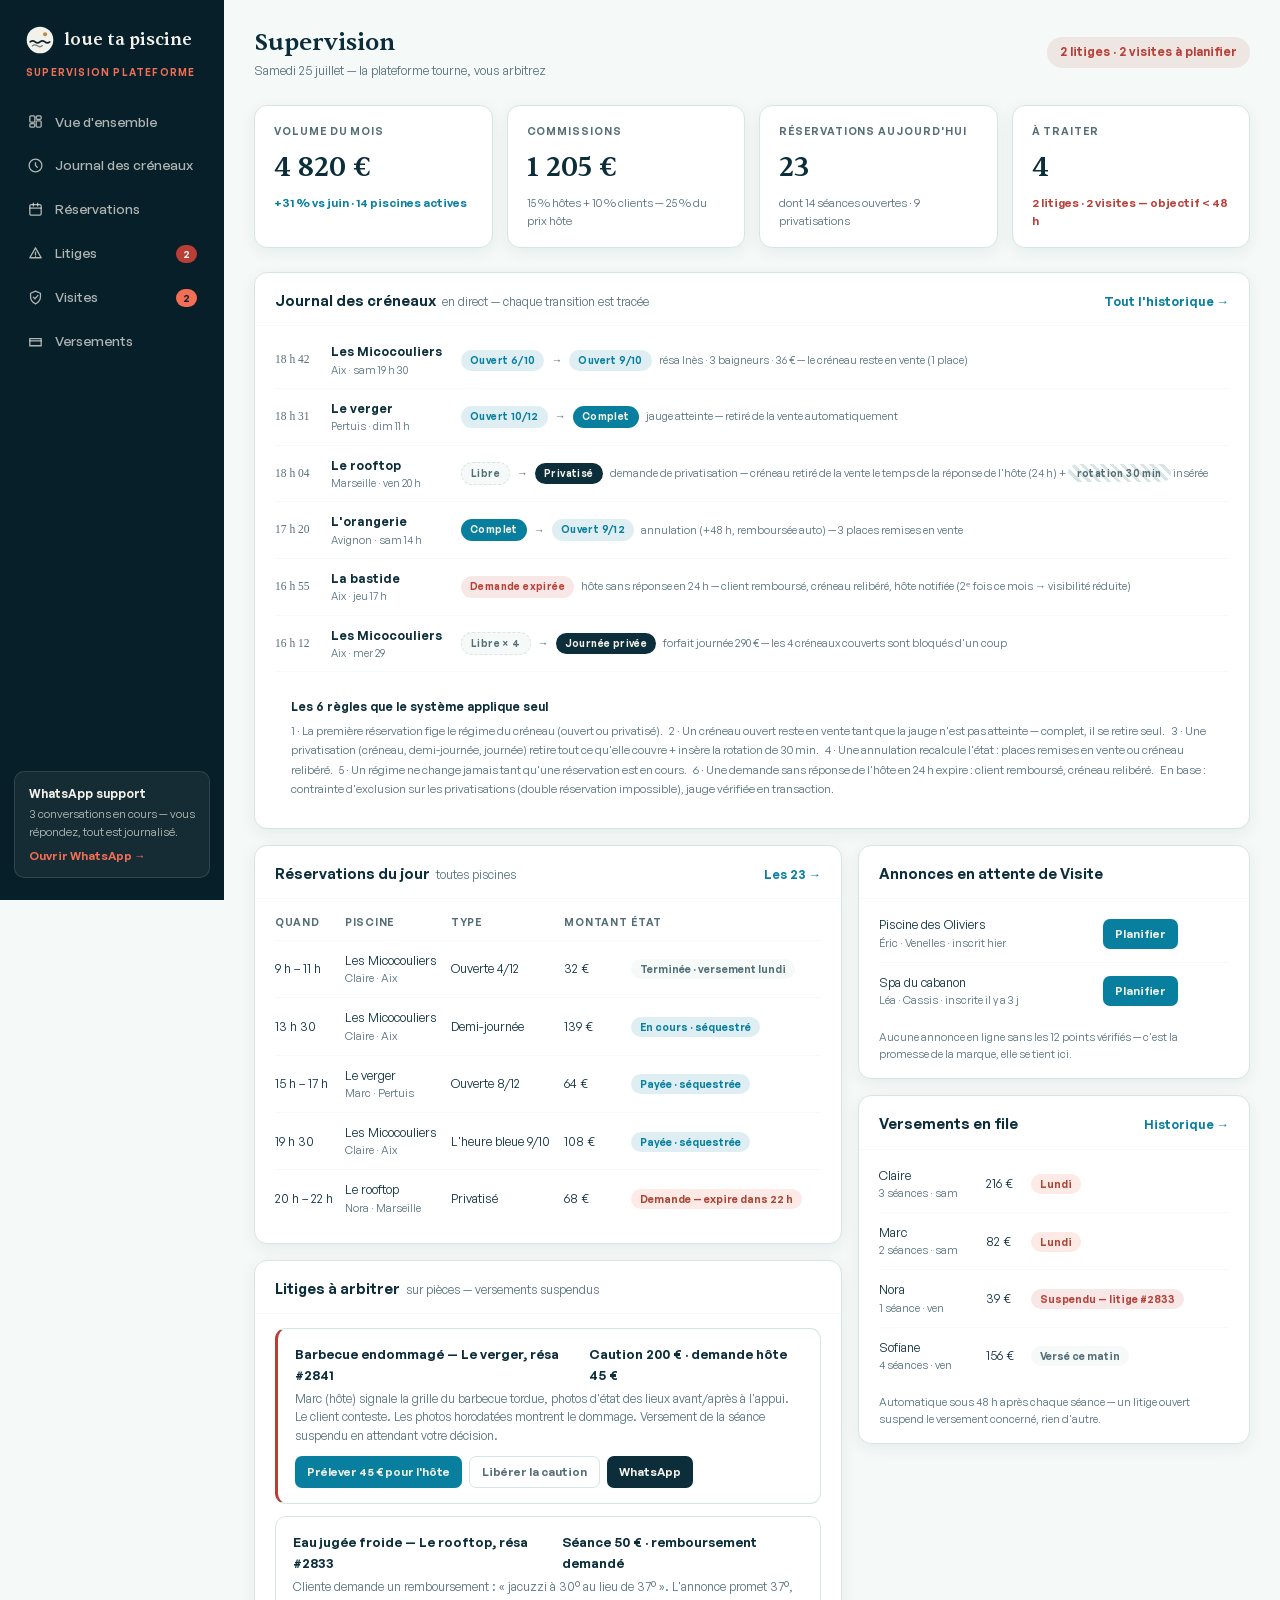
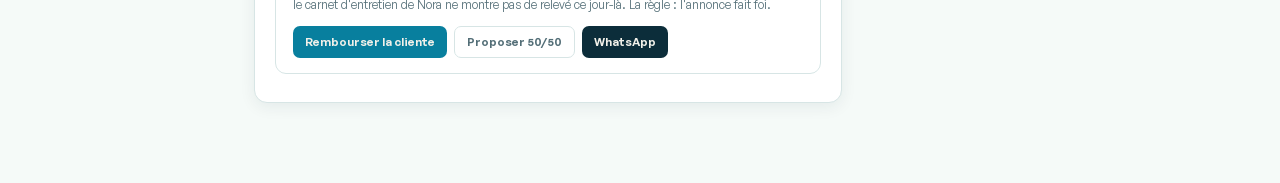
<file: admin.html>
<!DOCTYPE html>
<html lang="fr">
<head>
<meta charset="UTF-8">
<meta name="viewport" content="width=device-width, initial-scale=1.0">
<title>Supervision — Loue ta piscine</title>
<meta name="robots" content="noindex">
<link rel="icon" href="data:image/svg+xml,%3Csvg xmlns='http://www.w3.org/2000/svg' viewBox='0 0 32 32'%3E%3Ccircle cx='16' cy='16' r='15.2' fill='%2310222B'/%3E%3Ccircle cx='21.8' cy='9.4' r='2.3' fill='%23B98A46'/%3E%3Cpath d='M4.8 18.2q2.8 -2.4 5.6 0t5.6 0t5.6 0t5.6 0' stroke='%23F2F1EA' stroke-width='1.9' fill='none' stroke-linecap='round'/%3E%3Cpath d='M7.4 22.6q2.8 -2.1 5.6 0t5.6 0' stroke='%23F2F1EA' stroke-width='1.6' fill='none' stroke-linecap='round' opacity='.55'/%3E%3C/svg%3E">
<link rel="stylesheet" href="css/base.css">
<style>
  body{background:var(--craie)}
  .shell{display:grid; grid-template-columns:224px 1fr; min-height:100vh}
  aside.side{background:var(--encre-2); color:rgba(242,241,234,.75); padding:22px 14px; display:flex; flex-direction:column; gap:3px; position:sticky; top:0; height:100vh}
  .side .logo{padding:4px 12px 8px}
  .side .logo span{color:#F2F1EA; font-size:17px}
  .side .role{font-size:10px; text-transform:uppercase; letter-spacing:.12em; color:var(--solaire); font-weight:700; padding:0 12px 18px}
  .side a.item{display:flex; align-items:center; gap:11px; padding:10px 13px; border-radius:8px; text-decoration:none; color:rgba(242,241,234,.72); font-size:13.5px; font-weight:500; transition:background .18s var(--eo), color .18s var(--eo)}
  .side a.item:hover{background:rgba(242,241,234,.07); color:#F2F1EA}
  .side a.item svg{width:17px; height:17px; stroke:currentColor; flex:none}
  .side .count{margin-left:auto; background:var(--alerte); color:#F2F1EA; font-size:10.5px; font-weight:700; border-radius:99px; padding:1px 7px}
  .side .count.gold{background:var(--solaire); color:#10222B}
  .side .spacer{flex:1}
  .side .wa-box{background:rgba(242,241,234,.06); border:1px solid rgba(242,241,234,.12); border-radius:10px; padding:13px 14px; font-size:11.5px; line-height:1.5}
  .side .wa-box b{color:#F2F1EA; display:block; margin-bottom:2px; font-size:12px}
  .side .wa-box a{color:var(--solaire); font-weight:600; text-decoration:none; display:inline-flex; margin-top:7px}

  .content{padding:24px 30px 64px; max-width:1120px; min-width:0; width:100%}
  .admin-mobile-nav{display:none}
  .topbar{display:flex; align-items:center; gap:14px; margin-bottom:24px; flex-wrap:wrap}
  .topbar h1{font-family:var(--serif); font-weight:500; font-size:24px; margin:0}
  .topbar small{display:block; font-size:12.5px; color:var(--brume)}
  .pill-alert{margin-left:auto; display:inline-flex; align-items:center; gap:7px; font-size:12px; font-weight:600; color:var(--alerte); background:color-mix(in srgb,var(--alerte) 11%,transparent); border-radius:99px; padding:6px 13px}

  .cards{display:grid; grid-template-columns:repeat(4,1fr); gap:14px; margin-bottom:24px}
  @media (max-width:860px){ .cards{grid-template-columns:repeat(2,1fr)} }
  .kpi{background:var(--blanc); border:1px solid var(--line); border-radius:13px; padding:17px 19px; box-shadow:var(--shadow-1)}
  .kpi .k-lbl{font-size:10.5px; text-transform:uppercase; letter-spacing:.09em; color:var(--brume); font-weight:600; margin:0 0 7px}
  .kpi .k-val{font-family:var(--serif); font-weight:500; font-size:28px; margin:0; font-variant-numeric:tabular-nums}
  .kpi .k-sub{font-size:11.5px; color:var(--brume); margin:5px 0 0}
  .kpi .k-sub.up{color:var(--bassin); font-weight:600}
  .kpi .k-sub.warn{color:var(--alerte); font-weight:600}

  .panel{background:var(--blanc); border:1px solid var(--line); border-radius:13px; box-shadow:var(--shadow-1); margin-bottom:16px; overflow:hidden; scroll-margin-top:20px}
  .p-head{display:flex; align-items:baseline; justify-content:space-between; gap:12px; padding:16px 20px 14px; border-bottom:1px solid var(--craie)}
  .p-head h2{font-size:14.5px; font-weight:600; margin:0}
  .p-head h2 small{font-weight:400; color:var(--brume); font-size:12px; margin-left:6px}
  .p-link{font-size:12.5px; font-weight:600; text-decoration:none; white-space:nowrap}
  .p-body{padding:6px 20px 16px}
  .cols{display:grid; grid-template-columns:1.5fr 1fr; gap:16px; align-items:start}
  @media (max-width:1000px){ .cols{grid-template-columns:1fr} }

  /* Journal des créneaux */
  .ev{display:flex; align-items:center; gap:12px; padding:10px 0; border-bottom:1px solid var(--craie); font-size:12.5px}
  .ev:last-child{border-bottom:none}
  .ev .e-time{font-family:var(--mono, ui-monospace); font-variant-numeric:tabular-nums; color:var(--brume); font-size:11.5px; min-width:44px}
  .ev .e-pool{min-width:118px; font-weight:600; white-space:nowrap; overflow:hidden; text-overflow:ellipsis}
  .ev .e-pool small{display:block; font-weight:400; color:var(--brume); font-size:10.5px}
  .ev .e-flow{flex:1; display:flex; align-items:center; gap:7px; flex-wrap:wrap}
  .st{font-size:10px; font-weight:700; letter-spacing:.04em; padding:3px 9px; border-radius:99px; white-space:nowrap}
  .st-libre{background:var(--craie); color:var(--brume); border:1px dashed var(--line)}
  .st-ouvert{background:color-mix(in srgb,var(--bassin) 13%,transparent); color:var(--bassin)}
  .st-complet{background:var(--bassin); color:#F2F1EA}
  .st-priv{background:var(--encre); color:#F2F1EA}
  .st-rot{background:repeating-linear-gradient(45deg,var(--line),var(--line) 3px,transparent 3px,transparent 7px); color:var(--brume)}
  .st-exp{background:color-mix(in srgb,var(--alerte) 12%,transparent); color:var(--alerte)}
  .ev .arrow{color:var(--brume); font-size:11px}
  .ev .e-note{font-size:11px; color:var(--brume)}
  .rules{background:var(--craie-2); border-radius:9px; padding:13px 16px; margin-top:12px; font-size:11.5px; color:var(--brume); line-height:1.7}
  .rules b{color:var(--encre); display:block; margin-bottom:3px; font-size:12px}

  /* Tables */
  table.adm{width:100%; border-collapse:collapse; font-size:12.5px}
  table.adm th{text-align:left; font-size:10.5px; text-transform:uppercase; letter-spacing:.07em; color:var(--brume); font-weight:600; padding:9px 0; border-bottom:1px solid var(--craie)}
  table.adm td{padding:10px 8px 10px 0; border-bottom:1px solid var(--craie); vertical-align:middle; font-variant-numeric:tabular-nums}
  table.adm tr:last-child td{border-bottom:none}
  table.adm td small{display:block; color:var(--brume); font-size:11px}
  .tag{font-size:10.5px; font-weight:600; padding:3px 9px; border-radius:99px; white-space:nowrap}
  .tag-ok{background:color-mix(in srgb,var(--bassin) 13%,transparent); color:var(--bassin)}
  .tag-wait{background:color-mix(in srgb,var(--solaire) 15%,transparent); color:var(--solaire-ink)}
  .tag-done{background:var(--craie); color:var(--brume)}
  .tag-bad{background:color-mix(in srgb,var(--alerte) 12%,transparent); color:var(--alerte)}

  /* Litiges */
  .case{border:1px solid var(--line); border-radius:11px; padding:15px 17px; margin-bottom:12px; background:var(--craie-2)}
  .case.urgent{border-left:3px solid var(--alerte)}
  .case .c-top{display:flex; align-items:baseline; justify-content:space-between; gap:10px; margin-bottom:5px}
  .case b{font-size:13px}
  .case .c-amt{font-weight:600; font-variant-numeric:tabular-nums; font-size:13px}
  .case p{margin:0 0 11px; font-size:12px; color:var(--brume); line-height:1.55}
  .case .c-actions{display:flex; gap:7px; flex-wrap:wrap}
  .btn-xs{border:none; border-radius:7px; padding:7px 12px; font-size:11.5px; font-weight:600; cursor:pointer; transition:filter .15s var(--eo)}
  .btn-xs:hover{filter:brightness(1.08)}
  .btn-xs.ok{background:var(--bassin); color:#F2F1EA}
  .btn-xs.dark{background:var(--encre); color:#F2F1EA}
  .btn-xs.no{background:transparent; color:var(--brume); border:1px solid var(--line)}

  #toasts{position:fixed; right:20px; bottom:20px; z-index:100; display:flex; flex-direction:column; gap:8px; align-items:flex-end}
  .toast{display:flex; align-items:center; gap:9px; background:var(--encre); color:#F2F1EA; font-size:13px; font-weight:500; border-radius:9px; padding:11px 16px; box-shadow:0 8px 24px rgba(6,14,18,.3)}
  .toast svg{width:15px; height:15px; stroke:#7FBFA5; flex:none}
  @media (max-width:900px){
    .shell{grid-template-columns:minmax(0,1fr)}
    aside.side{display:none}
    .content{max-width:100vw; padding:20px 16px 60px}
    .admin-mobile-nav{display:flex; gap:7px; overflow-x:auto; scrollbar-width:none; margin:0 -16px 18px; padding:0 16px 9px; border-bottom:1px solid var(--line)}
    .admin-mobile-nav::-webkit-scrollbar{display:none}
    .admin-mobile-nav a{flex:none; border:1px solid var(--line); border-radius:99px; background:#fff; color:var(--encre); padding:7px 12px; text-decoration:none; font-size:11.5px; font-weight:600}
    .panel,.cols,.p-body{min-width:0; max-width:100%}
    .cols{grid-template-columns:minmax(0,1fr)!important; width:100%}
    .cols>*{min-width:0; max-width:100%}
    .ev{align-items:flex-start; flex-wrap:wrap}
    .ev .e-flow{flex-basis:calc(100% - 60px)}
    table.adm{display:block; overflow-x:auto; white-space:nowrap}
  }
  @media (max-width:520px){
    .cards{grid-template-columns:1fr 1fr; gap:8px}
    .kpi{padding:14px}
    .kpi .k-val{font-size:23px}
    .topbar{align-items:flex-start}
    .pill-alert{margin-left:0}
    .p-head{align-items:flex-start}
  }
</style>
</head>
<body>

<div class="shell">
  <aside class="side" aria-label="Navigation supervision">
    <a class="logo" href="index.html" aria-label="Loue ta piscine — accueil">
      <svg viewBox="0 0 32 32" fill="none" aria-hidden="true">
        <circle cx="16" cy="16" r="15.2" fill="#F2F1EA"/>
        <circle cx="21.8" cy="9.4" r="2.3" fill="#B98A46"/>
        <path d="M4.8 18.2q2.8 -2.4 5.6 0t5.6 0t5.6 0t5.6 0" stroke="#10222B" stroke-width="1.9" fill="none" stroke-linecap="round"/>
        <path d="M7.4 22.6q2.8 -2.1 5.6 0t5.6 0" stroke="#10222B" stroke-width="1.6" fill="none" stroke-linecap="round" opacity=".55"/>
      </svg>
      <span>loue ta piscine</span>
    </a>
    <div class="role">Supervision plateforme</div>
    <a href="#vue" class="item"><svg viewBox="0 0 24 24" fill="none" stroke-width="1.8" aria-hidden="true"><rect x="4" y="4" width="7" height="9" rx="1.5"/><rect x="13" y="4" width="7" height="5" rx="1.5"/><rect x="13" y="11" width="7" height="9" rx="1.5"/><rect x="4" y="15" width="7" height="5" rx="1.5"/></svg>Vue d'ensemble</a>
    <a href="#journal" class="item"><svg viewBox="0 0 24 24" fill="none" stroke-width="1.8" aria-hidden="true"><circle cx="12" cy="12" r="9"/><path d="M12 8v4l2.5 2.5" stroke-linecap="round"/></svg>Journal des créneaux</a>
    <a href="#resas" class="item"><svg viewBox="0 0 24 24" fill="none" stroke-width="1.8" aria-hidden="true"><rect x="4" y="5" width="16" height="15" rx="2"/><path d="M4 10h16M9 3v4M15 3v4" stroke-linecap="round"/></svg>Réservations</a>
    <a href="#litiges" class="item"><svg viewBox="0 0 24 24" fill="none" stroke-width="1.8" aria-hidden="true"><path d="M12 4l8 14H4z" stroke-linejoin="round"/><path d="M12 10v4" stroke-linecap="round"/><circle cx="12" cy="16.4" r=".8" fill="currentColor" stroke="none"/></svg>Litiges<span class="count">2</span></a>
    <a href="#visites" class="item"><svg viewBox="0 0 24 24" fill="none" stroke-width="1.8" aria-hidden="true"><path d="M12 3l7 3v5c0 4.5-3 8-7 10-4-2-7-5.5-7-10V6z" stroke-linejoin="round"/><path d="M9 11.5l2.2 2.2L15.5 9" stroke-linecap="round" stroke-linejoin="round"/></svg>Visites<span class="count gold">2</span></a>
    <a href="#versements" class="item"><svg viewBox="0 0 24 24" fill="none" stroke-width="1.8" aria-hidden="true"><path d="M4 8h16v10H4z"/><path d="M4 11h16" stroke-linecap="round"/></svg>Versements</a>
    <div class="spacer"></div>
    <div class="wa-box">
      <b>WhatsApp support</b>
      3 conversations en cours — vous répondez, tout est journalisé.
      <a href="#">Ouvrir WhatsApp →</a>
    </div>
  </aside>

  <main class="content">
    <div class="topbar" id="vue">
      <div><h1>Supervision</h1><small>Samedi 25 juillet — la plateforme tourne, vous arbitrez</small></div>
      <span class="pill-alert">2 litiges · 2 visites à planifier</span>
    </div>
    <nav class="admin-mobile-nav" aria-label="Sections de supervision">
      <a href="#vue">Vue d’ensemble</a>
      <a href="#journal">Créneaux</a>
      <a href="#resas">Réservations</a>
      <a href="#litiges">Litiges</a>
      <a href="#visites">Visites</a>
    </nav>

    <div class="cards">
      <div class="kpi"><p class="k-lbl">Volume du mois</p><p class="k-val">4 820 €</p><p class="k-sub up">+31 % vs juin · 14 piscines actives</p></div>
      <div class="kpi"><p class="k-lbl">Commissions</p><p class="k-val">1 205 €</p><p class="k-sub">15 % hôtes + 10 % clients — 25 % du prix hôte</p></div>
      <div class="kpi"><p class="k-lbl">Réservations aujourd'hui</p><p class="k-val">23</p><p class="k-sub">dont 14 séances ouvertes · 9 privatisations</p></div>
      <div class="kpi"><p class="k-lbl">À traiter</p><p class="k-val">4</p><p class="k-sub warn">2 litiges · 2 visites — objectif &lt; 48 h</p></div>
    </div>

    <div class="panel" id="journal">
      <div class="p-head"><h2>Journal des créneaux<small>en direct — chaque transition est tracée</small></h2><a class="p-link" href="#">Tout l'historique →</a></div>
      <div class="p-body">
        <div class="ev">
          <span class="e-time">18 h 42</span>
          <span class="e-pool">Les Micocouliers<small>Aix · sam 19 h 30</small></span>
          <span class="e-flow"><span class="st st-ouvert">Ouvert 6/10</span><span class="arrow">→</span><span class="st st-ouvert">Ouvert 9/10</span><span class="e-note">résa Inès · 3 baigneurs · 36 € — le créneau reste en vente (1 place)</span></span>
        </div>
        <div class="ev">
          <span class="e-time">18 h 31</span>
          <span class="e-pool">Le verger<small>Pertuis · dim 11 h</small></span>
          <span class="e-flow"><span class="st st-ouvert">Ouvert 10/12</span><span class="arrow">→</span><span class="st st-complet">Complet</span><span class="e-note">jauge atteinte — retiré de la vente automatiquement</span></span>
        </div>
        <div class="ev">
          <span class="e-time">18 h 04</span>
          <span class="e-pool">Le rooftop<small>Marseille · ven 20 h</small></span>
          <span class="e-flow"><span class="st st-libre">Libre</span><span class="arrow">→</span><span class="st st-priv">Privatisé</span><span class="e-note">demande de privatisation — créneau retiré de la vente le temps de la réponse de l'hôte (24 h) + <span class="st st-rot">rotation 30 min</span> insérée</span></span>
        </div>
        <div class="ev">
          <span class="e-time">17 h 20</span>
          <span class="e-pool">L'orangerie<small>Avignon · sam 14 h</small></span>
          <span class="e-flow"><span class="st st-complet">Complet</span><span class="arrow">→</span><span class="st st-ouvert">Ouvert 9/12</span><span class="e-note">annulation (+48 h, remboursée auto) — 3 places remises en vente</span></span>
        </div>
        <div class="ev">
          <span class="e-time">16 h 55</span>
          <span class="e-pool">La bastide<small>Aix · jeu 17 h</small></span>
          <span class="e-flow"><span class="st st-exp">Demande expirée</span><span class="e-note">hôte sans réponse en 24 h — client remboursé, créneau relibéré, hôte notifiée (2ᵉ fois ce mois → visibilité réduite)</span></span>
        </div>
        <div class="ev">
          <span class="e-time">16 h 12</span>
          <span class="e-pool">Les Micocouliers<small>Aix · mer 29</small></span>
          <span class="e-flow"><span class="st st-libre">Libre × 4</span><span class="arrow">→</span><span class="st st-priv">Journée privée</span><span class="e-note">forfait journée 290 € — les 4 créneaux couverts sont bloqués d'un coup</span></span>
        </div>
        <div class="rules">
          <b>Les 6 règles que le système applique seul</b>
          1 · La première réservation fige le régime du créneau (ouvert ou privatisé). &nbsp;
          2 · Un créneau ouvert reste en vente tant que la jauge n'est pas atteinte — complet, il se retire seul. &nbsp;
          3 · Une privatisation (créneau, demi-journée, journée) retire tout ce qu'elle couvre + insère la rotation de 30 min. &nbsp;
          4 · Une annulation recalcule l'état : places remises en vente ou créneau relibéré. &nbsp;
          5 · Un régime ne change jamais tant qu'une réservation est en cours. &nbsp;
          6 · Une demande sans réponse de l'hôte en 24 h expire : client remboursé, créneau relibéré. &nbsp;
          En base : contrainte d'exclusion sur les privatisations (double réservation impossible), jauge vérifiée en transaction.
        </div>
      </div>
    </div>

    <div class="cols">
      <div>
        <div class="panel" id="resas">
          <div class="p-head"><h2>Réservations du jour<small>toutes piscines</small></h2><a class="p-link" href="#">Les 23 →</a></div>
          <div class="p-body">
            <table class="adm">
              <thead><tr><th>Quand</th><th>Piscine</th><th>Type</th><th>Montant</th><th>État</th></tr></thead>
              <tbody>
                <tr><td>9 h – 11 h</td><td>Les Micocouliers<small>Claire · Aix</small></td><td>Ouverte 4/12</td><td>32 €</td><td><span class="tag tag-done">Terminée · versement lundi</span></td></tr>
                <tr><td>13 h 30</td><td>Les Micocouliers<small>Claire · Aix</small></td><td>Demi-journée</td><td>139 €</td><td><span class="tag tag-ok">En cours · séquestré</span></td></tr>
                <tr><td>15 h – 17 h</td><td>Le verger<small>Marc · Pertuis</small></td><td>Ouverte 8/12</td><td>64 €</td><td><span class="tag tag-ok">Payée · séquestrée</span></td></tr>
                <tr><td>19 h 30</td><td>Les Micocouliers<small>Claire · Aix</small></td><td>L'heure bleue 9/10</td><td>108 €</td><td><span class="tag tag-ok">Payée · séquestrée</span></td></tr>
                <tr><td>20 h – 22 h</td><td>Le rooftop<small>Nora · Marseille</small></td><td>Privatisé</td><td>68 €</td><td><span class="tag tag-wait">Demande — expire dans 22 h</span></td></tr>
              </tbody>
            </table>
          </div>
        </div>

        <div class="panel" id="litiges">
          <div class="p-head"><h2>Litiges à arbitrer<small>sur pièces — versements suspendus</small></h2></div>
          <div class="p-body" style="padding-top:14px">
            <div class="case urgent" id="case-1">
              <div class="c-top"><b>Barbecue endommagé — Le verger, résa #2841</b><span class="c-amt">Caution 200 € · demande hôte 45 €</span></div>
              <p>Marc (hôte) signale la grille du barbecue tordue, photos d'état des lieux avant/après à l'appui. Le client conteste. Les photos horodatées montrent le dommage. Versement de la séance suspendu en attendant votre décision.</p>
              <div class="c-actions">
                <button class="btn-xs ok" data-toast="45 € prélevés sur la caution, versés à Marc — dossier clos, les deux parties notifiées">Prélever 45 € pour l'hôte</button>
                <button class="btn-xs no" data-toast="Caution libérée intégralement — dossier clos">Libérer la caution</button>
                <button class="btn-xs dark" data-toast="Conversation WhatsApp ouverte avec les deux parties">WhatsApp</button>
              </div>
            </div>
            <div class="case" id="case-2">
              <div class="c-top"><b>Eau jugée froide — Le rooftop, résa #2833</b><span class="c-amt">Séance 50 € · remboursement demandé</span></div>
              <p>Cliente demande un remboursement : « jacuzzi à 30° au lieu de 37° ». L'annonce promet 37°, le carnet d'entretien de Nora ne montre pas de relevé ce jour-là. La règle : l'annonce fait foi.</p>
              <div class="c-actions">
                <button class="btn-xs ok" data-toast="Cliente remboursée 50 € — Nora notifiée, rappel carnet d'entretien envoyé">Rembourser la cliente</button>
                <button class="btn-xs no" data-toast="Remboursement partiel 25 € proposé aux deux parties">Proposer 50/50</button>
                <button class="btn-xs dark" data-toast="Conversation WhatsApp ouverte avec Nora">WhatsApp</button>
              </div>
            </div>
          </div>
        </div>
      </div>

      <div>
        <div class="panel" id="visites">
          <div class="p-head"><h2>Annonces en attente de Visite</h2></div>
          <div class="p-body">
            <table class="adm">
              <tbody>
                <tr><td>Piscine des Oliviers<small>Éric · Venelles · inscrit hier</small></td><td><button class="btn-xs ok" data-toast="Visite proposée à Éric — mardi 10 h">Planifier</button></td></tr>
                <tr><td>Spa du cabanon<small>Léa · Cassis · inscrite il y a 3 j</small></td><td><button class="btn-xs ok" data-toast="Visite proposée à Léa — mercredi 14 h">Planifier</button></td></tr>
              </tbody>
            </table>
            <p style="font-size:11px; color:var(--brume); margin:10px 0 0; line-height:1.5">Aucune annonce en ligne sans les 12 points vérifiés — c'est la promesse de la marque, elle se tient ici.</p>
          </div>
        </div>

        <div class="panel" id="versements">
          <div class="p-head"><h2>Versements en file</h2><a class="p-link" href="#">Historique →</a></div>
          <div class="p-body">
            <table class="adm">
              <tbody>
                <tr><td>Claire<small>3 séances · sam</small></td><td>216 €</td><td><span class="tag tag-wait">Lundi</span></td></tr>
                <tr><td>Marc<small>2 séances · sam</small></td><td>82 €</td><td><span class="tag tag-wait">Lundi</span></td></tr>
                <tr><td>Nora<small>1 séance · ven</small></td><td>39 €</td><td><span class="tag tag-bad">Suspendu — litige #2833</span></td></tr>
                <tr><td>Sofiane<small>4 séances · ven</small></td><td>156 €</td><td><span class="tag tag-done">Versé ce matin</span></td></tr>
              </tbody>
            </table>
            <p style="font-size:11px; color:var(--brume); margin:10px 0 0; line-height:1.5">Automatique sous 48 h après chaque séance — un litige ouvert suspend le versement concerné, rien d'autre.</p>
          </div>
        </div>
      </div>
    </div>
  </main>
</div>

<div id="toasts" aria-live="polite"></div>

<script>
(function(){
  "use strict";
  var toasts = document.getElementById('toasts');
  function toast(msg){
    var t = document.createElement('div');
    t.className = 'toast';
    t.innerHTML = '<svg viewBox="0 0 24 24" fill="none" stroke-width="2.2" aria-hidden="true"><path d="M5 12.5l4.2 4.2L19 7" stroke-linecap="round" stroke-linejoin="round"/></svg>' + msg;
    toasts.appendChild(t);
    setTimeout(function(){ t.remove(); }, 3200);
  }
  document.querySelectorAll('[data-toast]').forEach(function(b){
    b.addEventListener('click', function(){
      var box = b.closest('.case');
      if(box){ box.style.opacity = '.45'; box.querySelectorAll('button').forEach(function(x){ x.disabled = true; }); }
      else { b.disabled = true; b.textContent = 'Planifiée ✓'; }
      toast(b.dataset.toast);
    });
  });

  /* Liens de maquette (#) — neutralisés : pas de saut en haut de page */
  document.addEventListener('click', function(ev){
    var dead = ev.target.closest('a[href="#"]');
    if(dead) ev.preventDefault();
  });
})();
</script>
</body>
</html>
</file>
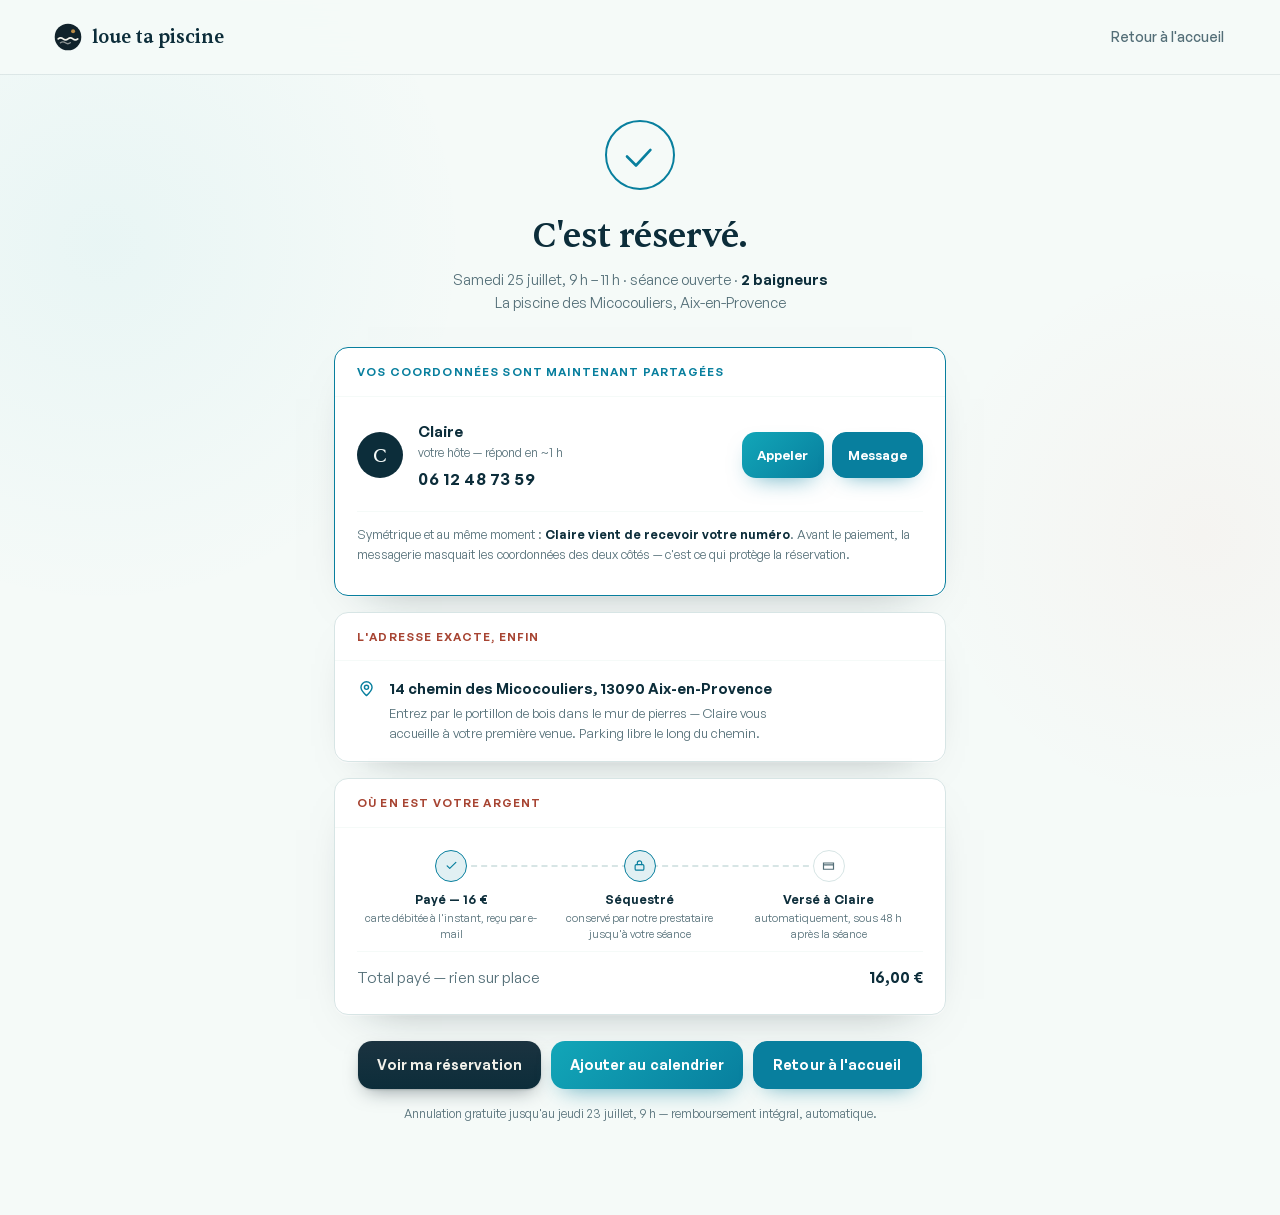
<file: confirmation.html>
<!DOCTYPE html>
<html lang="fr">
<head>
<meta charset="UTF-8">
<meta name="viewport" content="width=device-width, initial-scale=1.0">
<title>Réservation confirmée — Loue ta piscine</title>
<meta name="robots" content="noindex">
<link rel="icon" href="data:image/svg+xml,%3Csvg xmlns='http://www.w3.org/2000/svg' viewBox='0 0 32 32'%3E%3Ccircle cx='16' cy='16' r='15.2' fill='%2310222B'/%3E%3Ccircle cx='21.8' cy='9.4' r='2.3' fill='%23B98A46'/%3E%3Cpath d='M4.8 18.2q2.8 -2.4 5.6 0t5.6 0t5.6 0t5.6 0' stroke='%23F2F1EA' stroke-width='1.9' fill='none' stroke-linecap='round'/%3E%3Cpath d='M7.4 22.6q2.8 -2.1 5.6 0t5.6 0' stroke='%23F2F1EA' stroke-width='1.6' fill='none' stroke-linecap='round' opacity='.55'/%3E%3C/svg%3E">
<link rel="stylesheet" href="css/base.css">
<style>
  .page-c{max-width:660px; margin:0 auto; padding:44px 24px 80px}

  .check-wrap{display:flex; justify-content:center; margin-bottom:18px}
  .check{width:74px; height:74px}
  .check circle{fill:none; stroke:var(--bassin); stroke-width:2; stroke-dasharray:214; stroke-dashoffset:214; animation:draw .7s var(--eo) .1s forwards}
  .check path{fill:none; stroke:var(--bassin); stroke-width:2.6; stroke-linecap:round; stroke-linejoin:round; stroke-dasharray:34; stroke-dashoffset:34; animation:draw .45s var(--eo) .65s forwards}
  @keyframes draw{to{stroke-dashoffset:0}}
  h1{font-family:var(--serif); font-weight:500; font-size:clamp(26px,4vw,34px); text-align:center; margin:0 0 6px}
  .sub{text-align:center; color:var(--brume); font-size:14.5px; margin:0 0 34px}
  .sub b{color:var(--encre); font-weight:600}

  .card{background:var(--blanc); border:1px solid var(--line); border-radius:14px; box-shadow:var(--shadow-1); margin-bottom:16px; overflow:hidden}
  .card .c-head{padding:15px 22px; border-bottom:1px solid var(--craie); font-size:11.5px; text-transform:uppercase; letter-spacing:.1em; color:var(--solaire-ink); font-weight:600}
  .card .c-body{padding:16px 22px 18px}

  .recap-row{display:flex; justify-content:space-between; gap:14px; font-size:14px; padding:7px 0}
  .recap-row .lbl{color:var(--brume)}
  .recap-row .val{font-weight:600; text-align:right; font-variant-numeric:tabular-nums}
  .recap-row.total{border-top:1px solid var(--craie); margin-top:8px; padding-top:13px; font-size:15.5px}

  /* Timeline argent */
  .flow{display:grid; grid-template-columns:1fr 1fr 1fr; gap:0; position:relative; padding-top:6px}
  .flow::before{content:""; position:absolute; top:21px; left:16.6%; right:16.6%; border-top:2px dashed var(--line)}
  .f-step{text-align:center; position:relative; padding:0 8px}
  .f-step .dot{width:32px; height:32px; border-radius:50%; margin:0 auto 8px; display:flex; align-items:center; justify-content:center; position:relative; z-index:2; background:color-mix(in srgb,var(--bassin) 12%,var(--blanc)); border:1.5px solid var(--bassin)}
  .f-step .dot svg{width:15px; height:15px; stroke:var(--bassin)}
  .f-step.pending .dot{background:var(--craie-2); border-color:var(--line)}
  .f-step.pending .dot svg{stroke:var(--brume)}
  .f-step b{display:block; font-size:12.5px; margin-bottom:2px}
  .f-step small{font-size:11px; color:var(--brume); line-height:1.45; display:block}

  /* Coordonnées révélées */
  .reveal-card{border:1.5px solid var(--bassin)}
  .reveal-card .c-head{color:var(--bassin)}
  .contact{display:flex; align-items:center; gap:15px; padding:6px 0}
  .contact .avatar{width:46px; height:46px; border-radius:50%; background:var(--encre); color:var(--craie); font-family:var(--serif); font-size:20px; display:flex; align-items:center; justify-content:center; flex:none}
  .contact .c-info{flex:1}
  .contact b{font-size:15px}
  .contact small{display:block; color:var(--brume); font-size:12px}
  .numero{font-variant-numeric:tabular-nums; font-weight:600; font-size:16.5px; letter-spacing:.03em; display:inline-block; margin-top:3px}
  .numero .digit{display:inline-block; animation:reveal-d .4s var(--eo) backwards}
  .c-actions{display:flex; gap:8px}
  .c-actions .btn{padding:9px 15px; font-size:13px}
  @keyframes reveal-d{from{opacity:0; transform:translateY(5px); filter:blur(3px)}to{opacity:1; transform:none; filter:none}}
  .sym{border-top:1px solid var(--craie); margin-top:14px; padding-top:13px; font-size:12.5px; color:var(--brume); line-height:1.55}
  .sym b{color:var(--encre)}

  .addr{display:flex; gap:13px; align-items:flex-start}
  .addr svg{width:19px; height:19px; stroke:var(--bassin); flex:none; margin-top:2px}
  .addr b{font-size:14.5px; display:block}
  .addr p{margin:3px 0 0; font-size:13px; color:var(--brume); line-height:1.55; max-width:52ch}

  .ctas{display:flex; gap:10px; justify-content:center; margin-top:26px; flex-wrap:wrap}
  .note-annul{text-align:center; font-size:12px; color:var(--brume); margin-top:16px}
  @media (prefers-reduced-motion: reduce){ .check circle,.check path{animation:none; stroke-dashoffset:0} .numero .digit{animation:none} }
</style>
<link rel="stylesheet" href="css/atmosphere.css">
</head>
<body class="confirmation-app">

<header class="page">
  <div class="h-inner">
    <a class="logo" href="index.html" aria-label="Loue ta piscine — accueil">
      <svg viewBox="0 0 32 32" fill="none" aria-hidden="true">
        <circle cx="16" cy="16" r="15.2" fill="#10222B"/>
        <circle cx="21.8" cy="9.4" r="2.3" fill="#B98A46"/>
        <path d="M4.8 18.2q2.8 -2.4 5.6 0t5.6 0t5.6 0t5.6 0" stroke="#F2F1EA" stroke-width="1.9" fill="none" stroke-linecap="round"/>
        <path d="M7.4 22.6q2.8 -2.1 5.6 0t5.6 0" stroke="#F2F1EA" stroke-width="1.6" fill="none" stroke-linecap="round" opacity=".55"/>
      </svg>
      <span>loue ta piscine</span>
    </a>
    <nav class="nav"><a href="index.html" class="hideable">Retour à l'accueil</a></nav>
  </div>
</header>

<main class="page-c">
  <div class="check-wrap" aria-hidden="true">
    <svg class="check" viewBox="0 0 74 74">
      <circle cx="37" cy="37" r="34"/>
      <path d="M24 38.5l9 9L51 28"/>
    </svg>
  </div>
  <h1>C'est réservé.</h1>
  <p class="sub" id="booking-summary">Samedi 25 juillet, 9 h – 11 h · séance ouverte · <b>2 baigneurs</b><br>La piscine des Micocouliers, Aix-en-Provence</p>

  <div class="card reveal-card">
    <div class="c-head">Vos coordonnées sont maintenant partagées</div>
    <div class="c-body">
      <div class="contact">
        <div class="avatar" aria-hidden="true">C</div>
        <div class="c-info">
          <b>Claire</b>
          <small>votre hôte — répond en ~1 h</small>
          <span class="numero" id="numero" aria-label="Numéro de Claire : 06 12 48 73 59"></span>
        </div>
        <div class="c-actions">
          <a class="btn btn-bassin" href="#">Appeler</a>
          <a class="btn btn-ligne" href="messages.html?conversation=claire">Message</a>
        </div>
      </div>
      <p class="sym" id="contact-rule">Symétrique et au même moment : <b>Claire vient de recevoir votre numéro</b>. Avant le paiement, la messagerie masquait les coordonnées des deux côtés — c'est ce qui protège la réservation.</p>
    </div>
  </div>

  <div class="card">
    <div class="c-head">L'adresse exacte, enfin</div>
    <div class="c-body">
      <div class="addr">
        <svg viewBox="0 0 24 24" fill="none" stroke-width="1.8" aria-hidden="true"><path d="M12 21c-4.5-4-7-7.2-7-10.5a7 7 0 1 1 14 0C19 13.8 16.5 17 12 21z" stroke-linejoin="round"/><circle cx="12" cy="10.5" r="2.6"/></svg>
        <div>
          <b>14 chemin des Micocouliers, 13090 Aix-en-Provence</b>
          <p>Entrez par le portillon de bois dans le mur de pierres — Claire vous accueille à votre première venue. Parking libre le long du chemin.</p>
        </div>
      </div>
    </div>
  </div>

  <div class="card">
    <div class="c-head" id="money-title">Où en est votre argent</div>
    <div class="c-body">
      <div class="flow" id="money-flow">
        <div class="f-step">
          <div class="dot"><svg viewBox="0 0 24 24" fill="none" stroke-width="1.9" aria-hidden="true"><path d="M5 12.5l4.2 4.2L19 7" stroke-linecap="round" stroke-linejoin="round"/></svg></div>
          <b>Payé — 16 €</b>
          <small>carte débitée à l'instant, reçu par e-mail</small>
        </div>
        <div class="f-step">
          <div class="dot"><svg viewBox="0 0 24 24" fill="none" stroke-width="1.9" aria-hidden="true"><rect x="5" y="10.5" width="14" height="9" rx="2"/><path d="M8.5 10.5V8a3.5 3.5 0 0 1 7 0v2.5" stroke-linecap="round"/></svg></div>
          <b>Séquestré</b>
          <small>conservé par notre prestataire jusqu'à votre séance</small>
        </div>
        <div class="f-step pending">
          <div class="dot"><svg viewBox="0 0 24 24" fill="none" stroke-width="1.9" aria-hidden="true"><path d="M4 8h16v10H4z"/><path d="M4 11h16" stroke-linecap="round"/></svg></div>
          <b>Versé à Claire</b>
          <small>automatiquement, sous 48 h après la séance</small>
        </div>
      </div>
      <div class="recap-row total"><span class="lbl" id="total-label">Total payé — rien sur place</span><span class="val" id="total-value">16,00 €</span></div>
    </div>
  </div>

  <div class="ctas">
    <a class="btn btn-encre" href="fiche.html">Voir ma réservation</a>
    <a class="btn btn-bassin" id="ics" download="reservation-micocouliers.ics" href="#">Ajouter au calendrier</a>
    <a class="btn btn-ligne" href="index.html">Retour à l'accueil</a>
  </div>
  <script>
    (function(){
      var params = new URLSearchParams(location.search);
      var onsite = params.get('paiement') === 'place';
      var day = params.get('format') === 'journee';
      var total = Number(params.get('total') || 16);
      var totalLabel = total.toFixed(2).replace('.', ',') + ' €';
      document.getElementById('total-value').textContent = totalLabel;
      if(day) document.getElementById('booking-summary').innerHTML = 'Samedi 25 juillet, 9 h – 19 h · journée privée · <b>jusqu’à 15 personnes</b><br>La piscine des Micocouliers, Aix-en-Provence';
      if(onsite){
        document.getElementById('contact-rule').innerHTML = 'La réservation est confirmée : <b>Claire vient de recevoir votre numéro</b>. Vos coordonnées restent protégées jusqu’à cette étape.';
        document.getElementById('money-title').textContent = 'Votre paiement sur place';
        document.getElementById('money-flow').innerHTML = '<div class="f-step"><div class="dot">✓</div><b>Réservation confirmée</b><small>Aucun débit effectué aujourd’hui</small></div><div class="f-step"><div class="dot">€</div><b>'+totalLabel+' à préparer</b><small>Le montant est figé : aucun supplément ne peut être demandé</small></div><div class="f-step pending"><div class="dot">→</div><b>À remettre à Claire</b><small>sur place, au début de la réservation</small></div>';
        document.getElementById('total-label').textContent = 'Total à régler sur place';
      }else if(total !== 16){
        document.querySelector('#money-flow .f-step b').textContent = 'Payé — '+totalLabel;
      }
      var ics = ['BEGIN:VCALENDAR','VERSION:2.0','PRODID:-//Loue ta piscine//FR','BEGIN:VEVENT',
        'UID:demo-2857@louetapiscine','DTSTART:'+(day?'20260725T070000Z':'20260725T070000Z'),'DTEND:'+(day?'20260725T170000Z':'20260725T090000Z'),
        'SUMMARY:La piscine des Micocouliers — '+(day?'journée privée':'séance ouverte (2 baigneurs)'),
        'LOCATION:14 chemin des Micocouliers\\, 13090 Aix-en-Provence',
        'DESCRIPTION:'+(onsite?totalLabel+' à régler sur place':'Payé '+totalLabel+' tout compris')+'. Hôte : Claire — 06 12 48 73 59. Entrée par le portillon.',
        'END:VEVENT','END:VCALENDAR'].join('\r\n');
      document.getElementById('ics').href = 'data:text/calendar;charset=utf-8,' + encodeURIComponent(ics);
    })();
  </script>
  <p class="note-annul">Annulation gratuite jusqu'au jeudi 23 juillet, 9 h — remboursement intégral, automatique.</p>
</main>

<script>
(function(){
  "use strict";
  /* Révélation du numéro chiffre par chiffre — la démo de la règle des coordonnées */
  var num = '06 12 48 73 59';
  var el = document.getElementById('numero');
  var reduced = window.matchMedia('(prefers-reduced-motion: reduce)').matches;
  num.split('').forEach(function(ch, i){
    var s = document.createElement('span');
    s.className = 'digit';
    s.textContent = ch === ' ' ? ' ' : ch;
    if(!reduced) s.style.animationDelay = (0.9 + i * 0.05) + 's';
    el.appendChild(s);
  });

  /* Liens de maquette (#) — neutralisés : pas de saut en haut de page */
  document.addEventListener('click', function(ev){
    var dead = ev.target.closest('a[href="#"]');
    if(dead) ev.preventDefault();
  });
})();
</script>
</body>
</html>
</file>
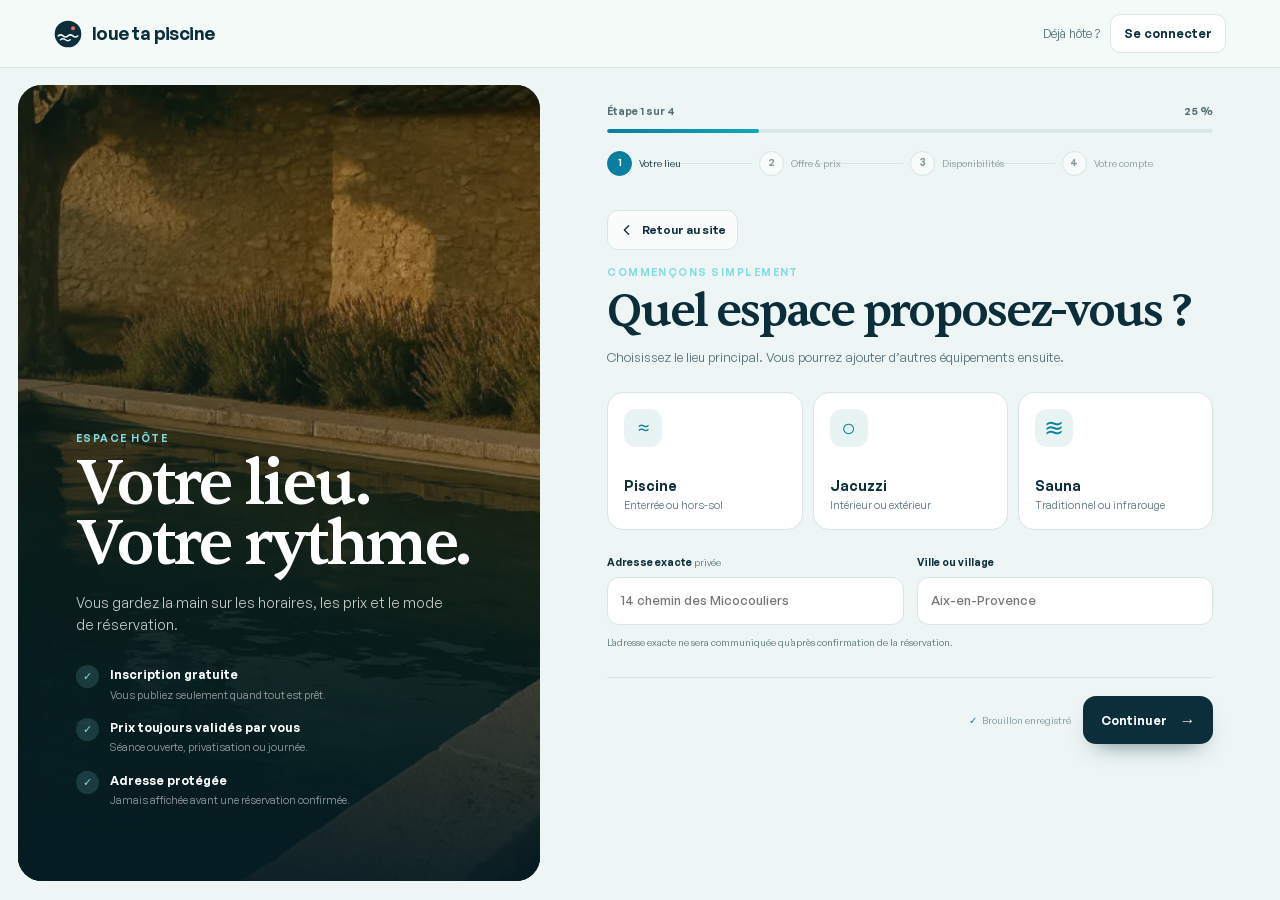
<file: devenir-hote.html>
<!doctype html>
<html lang="fr">
<head>
  <meta charset="utf-8">
  <meta name="viewport" content="width=device-width,initial-scale=1,viewport-fit=cover">
  <title>Proposer mon espace — Loue ta piscine</title>
  <meta name="description" content="Créez votre compte hôte et publiez votre piscine, jacuzzi ou sauna.">
  <meta name="theme-color" content="#F5FAF8">
  <link rel="canonical" href="https://mazen-create11.github.io/loue-ta-piscine-demo/devenir-hote.html">
  <link rel="icon" href="favicon.svg" type="image/svg+xml">
  <link rel="stylesheet" href="css/base.css">
  <link rel="stylesheet" href="css/host-onboarding.css">
</head>
<body class="host-signup">
<header class="page signup-header">
  <div class="h-inner">
    <a class="logo" href="index.html" aria-label="Loue ta piscine — accueil">
      <svg viewBox="0 0 32 32" fill="none" aria-hidden="true"><circle cx="16" cy="16" r="15.2" fill="#0C2D3A"/><circle cx="21.8" cy="9.4" r="2.3" fill="#F26E55"/><path d="M4.8 18.2q2.8-2.4 5.6 0t5.6 0t5.6 0t5.6 0M7.4 22.6q2.8-2.1 5.6 0t5.6 0" stroke="#F5FAF8" stroke-width="1.7" stroke-linecap="round"/></svg>
      <span>loue ta piscine</span>
    </a>
    <div class="signup-login"><span>Déjà hôte ?</span><a href="hote.html">Se connecter</a></div>
  </div>
</header>

<main class="signup-layout">
  <aside class="signup-rail">
    <img src="img/provencale.webp" alt="Piscine privée dans un jardin provençal" width="900" height="600">
    <div class="rail-veil"></div>
    <div class="rail-copy">
      <p class="eyebrow">Espace hôte</p>
      <h1>Votre lieu.<br>Votre rythme.</h1>
      <p>Vous gardez la main sur les horaires, les prix et le mode de réservation.</p>
      <div class="rail-proof"><span>✓</span><div><b>Inscription gratuite</b><small>Vous publiez seulement quand tout est prêt.</small></div></div>
      <div class="rail-proof"><span>✓</span><div><b>Prix toujours validés par vous</b><small>Séance ouverte, privatisation ou journée.</small></div></div>
      <div class="rail-proof"><span>✓</span><div><b>Adresse protégée</b><small>Jamais affichée avant une réservation confirmée.</small></div></div>
    </div>
  </aside>

  <section class="signup-workspace">
    <div class="signup-progress">
      <div class="progress-top"><span id="progress-label">Étape 1 sur 4</span><b id="progress-percent">25 %</b></div>
      <div class="progress-line"><i id="progress-bar"></i></div>
      <ol aria-label="Progression de l’inscription">
        <li class="active"><span>1</span><small>Votre lieu</small></li>
        <li><span>2</span><small>Offre &amp; prix</small></li>
        <li><span>3</span><small>Disponibilités</small></li>
        <li><span>4</span><small>Votre compte</small></li>
      </ol>
    </div>

    <form class="signup-form" id="host-form" novalidate>
      <div class="step-navigation">
        <button class="back-button" id="back-button" type="button"><svg viewBox="0 0 24 24" fill="none" stroke-width="2" aria-hidden="true"><path d="m14.5 5.5-6.5 6.5 6.5 6.5" stroke-linecap="round" stroke-linejoin="round"/></svg><span id="back-label">Retour au site</span></button>
      </div>
      <div class="form-alert" id="form-alert" role="alert" aria-live="polite" hidden></div>

      <section class="form-step active" data-step="1">
        <p class="step-kicker">Commençons simplement</p>
        <h2>Quel espace proposez-vous ?</h2>
        <p class="step-intro">Choisissez le lieu principal. Vous pourrez ajouter d’autres équipements ensuite.</p>
        <div class="place-types" role="radiogroup" aria-label="Type d’espace">
          <label><input type="radio" name="place_type" value="piscine" required><span class="place-icon">≈</span><b>Piscine</b><small>Enterrée ou hors-sol</small></label>
          <label><input type="radio" name="place_type" value="jacuzzi"><span class="place-icon">○</span><b>Jacuzzi</b><small>Intérieur ou extérieur</small></label>
          <label><input type="radio" name="place_type" value="sauna"><span class="place-icon">≋</span><b>Sauna</b><small>Traditionnel ou infrarouge</small></label>
        </div>
        <div class="field-grid two">
          <label class="field"><span>Adresse exacte <em>privée</em></span><input name="address" type="text" autocomplete="street-address" placeholder="14 chemin des Micocouliers" required></label>
          <label class="field city-field"><span>Ville ou village</span><input id="host-city" name="city" type="search" autocomplete="off" placeholder="Aix-en-Provence" required aria-autocomplete="list" aria-controls="city-results"><div class="city-results" id="city-results" role="listbox" hidden></div></label>
        </div>
        <p class="privacy-copy">L’adresse exacte ne sera communiquée qu’après confirmation de la réservation.</p>
      </section>

      <section class="form-step" data-step="2" hidden>
        <p class="step-kicker">Votre offre</p>
        <h2>Comment souhaitez-vous louer ?</h2>
        <p class="step-intro">Activez uniquement les formats que vous voulez proposer. Les minimums protègent la valeur de votre lieu.</p>
        <label class="field compact"><span>Capacité maximale</span><span class="number-field"><input name="capacity" type="number" min="1" max="30" value="8" required><i>personnes</i></span></label>
        <div class="format-list">
          <label class="format-row"><input type="checkbox" name="formats" value="open" checked><span class="format-check">✓</span><span class="format-copy"><b>Séance ouverte</b><small>Plusieurs réservations sur un même créneau, dans la limite de votre jauge.</small></span><span class="price-field"><input name="price_open" type="number" min="6" value="8"><i>€ / pers.</i></span></label>
          <label class="format-row"><input type="checkbox" name="formats" value="private" checked><span class="format-check">✓</span><span class="format-copy"><b>Privatisation à l’heure</b><small>Un seul groupe réserve tout l’espace.</small></span><span class="price-field"><input name="price_private" type="number" min="40" value="68"><i>€ / 2 h</i></span></label>
          <label class="format-row"><input type="checkbox" name="formats" value="half"><span class="format-check">✓</span><span class="format-copy"><b>Demi-journée</b><small>Un forfait simple pour 4 à 5 heures.</small></span><span class="price-field"><input name="price_half" type="number" min="90" value="139"><i>€</i></span></label>
          <label class="format-row"><input type="checkbox" name="formats" value="day" checked><span class="format-check">✓</span><span class="format-copy"><b>Journée complète</b><small>Votre lieu est réservé au même groupe.</small></span><span class="price-field"><input name="price_day" type="number" min="120" value="290"><i>€</i></span></label>
        </div>
      </section>

      <section class="form-step" data-step="3" hidden>
        <p class="step-kicker">Votre calendrier</p>
        <h2>Quand êtes-vous disponible ?</h2>
        <p class="step-intro">Créez une base simple. Vous pourrez modifier chaque journée depuis votre calendrier hôte.</p>
        <fieldset class="day-picker"><legend>Jours habituels</legend>
          <label><input type="checkbox" name="days" value="lun"><span>Lun</span></label><label><input type="checkbox" name="days" value="mar"><span>Mar</span></label><label><input type="checkbox" name="days" value="mer" checked><span>Mer</span></label><label><input type="checkbox" name="days" value="jeu"><span>Jeu</span></label><label><input type="checkbox" name="days" value="ven" checked><span>Ven</span></label><label><input type="checkbox" name="days" value="sam" checked><span>Sam</span></label><label><input type="checkbox" name="days" value="dim" checked><span>Dim</span></label>
        </fieldset>
        <div class="field-grid three">
          <label class="field"><span>Ouverture</span><input name="start_time" type="time" value="09:00" required></label>
          <label class="field"><span>Fermeture</span><input name="end_time" type="time" value="19:00" required></label>
          <label class="field"><span>Rotation entre groupes</span><select name="buffer"><option value="30">30 minutes</option><option value="45">45 minutes</option><option value="60">1 heure</option></select></label>
        </div>
        <label class="switch-row"><input type="checkbox" name="instant" checked><span class="switch-ui"></span><span><b>Réservation instantanée</b><small>Les demandes conformes à vos règles sont confirmées automatiquement.</small></span></label>
      </section>

      <section class="form-step" data-step="4" hidden>
        <p class="step-kicker">Dernière étape</p>
        <h2>Créez votre compte hôte</h2>
        <p class="step-intro">Ces informations restent privées et servent à sécuriser les réservations et les versements.</p>
        <div class="field-grid two">
          <label class="field"><span>Prénom</span><input name="first_name" type="text" autocomplete="given-name" required></label>
          <label class="field"><span>Nom</span><input name="last_name" type="text" autocomplete="family-name" required></label>
          <label class="field"><span>E-mail</span><input name="email" type="email" autocomplete="email" placeholder="vous@exemple.fr" required></label>
          <label class="field"><span>Téléphone</span><input name="phone" type="tel" autocomplete="tel" placeholder="06 12 34 56 78" pattern="(?:\+33|0)[1-9](?:(?:\s|\.|-)?\d{2}){4}" required></label>
          <label class="field"><span>Mot de passe</span><input name="password" type="password" autocomplete="new-password" minlength="8" required><small>8 caractères minimum</small></label>
          <label class="field"><span>Sécurité du lieu</span><select name="safety" required><option value="">Choisir</option><option>Barrière</option><option>Alarme</option><option>Couverture</option><option>Abri</option><option>Non concerné — spa/sauna</option></select></label>
        </div>
        <div class="identity-note"><span><svg viewBox="0 0 24 24" fill="none" stroke-width="1.8" aria-hidden="true"><path d="M12 3 19 6v5c0 4.4-2.9 7.8-7 10-4.1-2.2-7-5.6-7-10V6l7-3Z" stroke-linejoin="round"/><path d="M9 12h6M12 9v6" stroke-linecap="round"/></svg></span><div><b>Vérification d’identité à finaliser <i>Démo</i></b><small>Aucune CNI n’est envoyée dans cette démo. En production, la pièce et le selfie passent directement par le parcours sécurisé du prestataire agréé.</small></div></div>
        <label class="legal-check"><input type="checkbox" name="terms" required><span>Je certifie être autorisé à louer ce lieu et j’accepte les conditions hôtes.</span></label>
      </section>

      <section class="signup-success" id="signup-success" hidden>
        <div class="success-mark">✓</div>
        <p class="step-kicker">Compte créé</p>
        <h2>Bienvenue parmi les hôtes.</h2>
        <p>Votre brouillon est enregistré. Ajoutez vos photos et vos justificatifs depuis votre espace avant la mise en ligne.</p>
        <div class="success-next"><span>1</span><div><b>Compléter l’annonce</b><small>Photos, équipements et règlement.</small></div><i>→</i></div>
        <div class="success-next"><span>2</span><div><b>Vérifier votre identité</b><small>CNI et selfie via le prestataire agréé.</small></div><i>→</i></div>
        <a class="btn btn-bassin success-cta" href="hote.html?onboarding=done">Ouvrir mon espace hôte →</a>
      </section>

      <div class="form-actions" id="form-actions">
        <span class="draft-state" id="draft-state">Brouillon enregistré</span>
        <button class="next-button" id="next-button" type="button">Continuer <span>→</span></button>
      </div>
    </form>
  </section>
</main>

<script src="js/host-onboarding.js"></script>
<script src="js/custom-selects.js"></script>
</body>
</html>
</file>
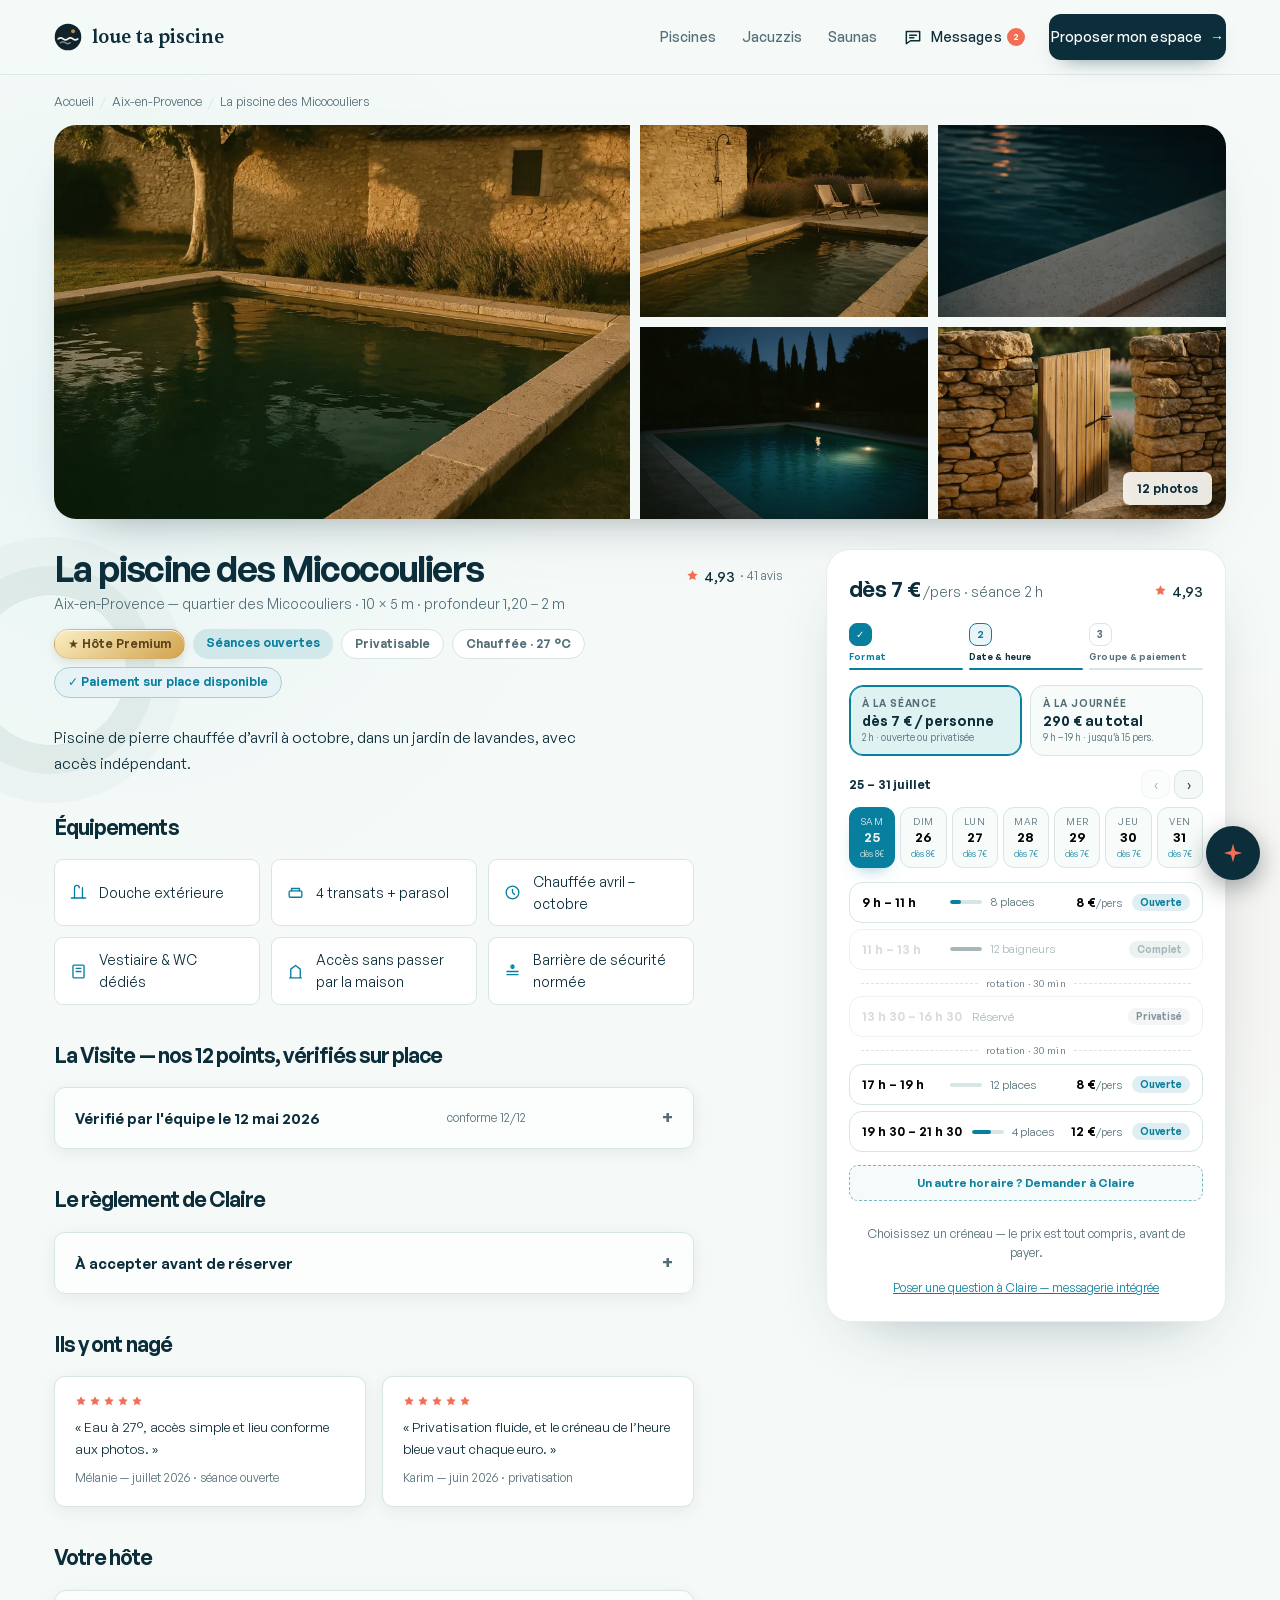
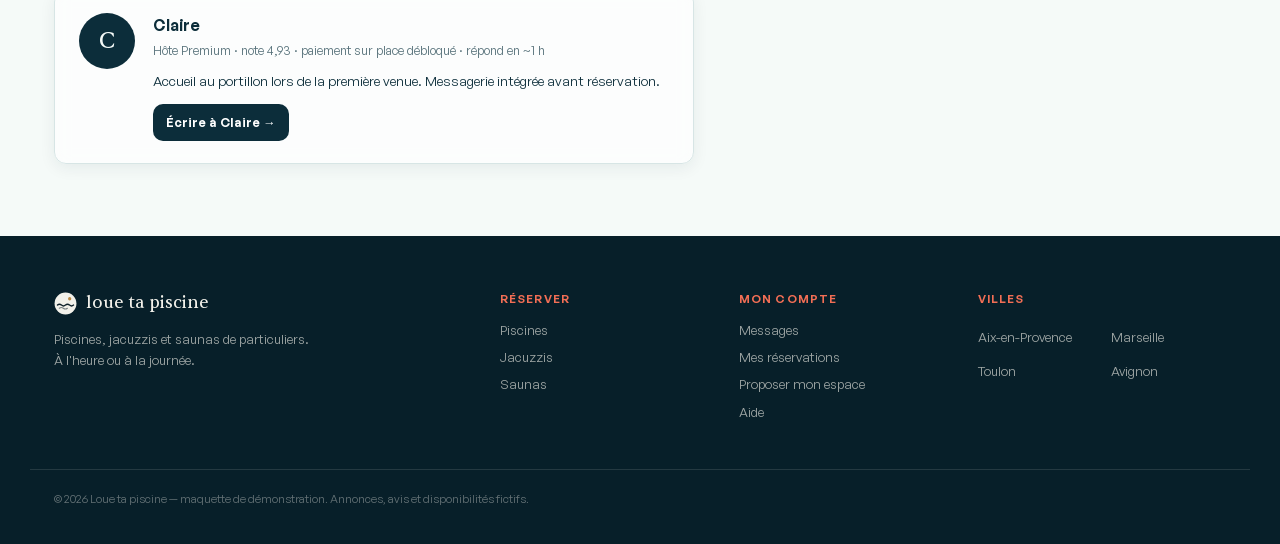
<file: fiche.html>
<!DOCTYPE html>
<html lang="fr">
<head>
<meta charset="UTF-8">
<meta name="viewport" content="width=device-width, initial-scale=1.0">
<title>La piscine des Micocouliers — Aix-en-Provence · Loue ta piscine</title>
<meta name="description" content="Piscine de pierre 10 × 5 m à Aix-en-Provence. Séance ouverte dès 7 €/pers ou privatisation, prix tout compris.">
<link rel="canonical" href="https://mazen-create11.github.io/loue-ta-piscine-demo/fiche.html">
<meta property="og:title" content="La piscine des Micocouliers — Aix-en-Provence">
<meta property="og:description" content="Piscine de pierre 10 × 5 m, eau à 27 °C. Séance ouverte dès 7 €/pers ou privatisation dès 68 €. Prix tout compris.">
<meta property="og:type" content="website">
<meta property="og:url" content="https://mazen-create11.github.io/loue-ta-piscine-demo/fiche.html">
<meta property="og:image" content="https://mazen-create11.github.io/loue-ta-piscine-demo/img/provencale.webp">
<meta property="og:site_name" content="Loue ta piscine">
<meta property="og:locale" content="fr_FR">
<meta name="twitter:card" content="summary_large_image">
<script type="application/ld+json">
{"@context":"https://schema.org","@type":"Product","name":"La piscine des Micocouliers","description":"Piscine de pierre 10 × 5 m à Aix-en-Provence, eau chauffée à 27 °C, séance ouverte ou privatisation.","image":"https://mazen-create11.github.io/loue-ta-piscine-demo/img/provencale.webp","aggregateRating":{"@type":"AggregateRating","ratingValue":"4.93","reviewCount":"41"},"offers":{"@type":"AggregateOffer","lowPrice":"7","highPrice":"290","priceCurrency":"EUR"}}
</script>
<link rel="icon" href="data:image/svg+xml,%3Csvg xmlns='http://www.w3.org/2000/svg' viewBox='0 0 32 32'%3E%3Ccircle cx='16' cy='16' r='15.2' fill='%2310222B'/%3E%3Ccircle cx='21.8' cy='9.4' r='2.3' fill='%23B98A46'/%3E%3Cpath d='M4.8 18.2q2.8 -2.4 5.6 0t5.6 0t5.6 0t5.6 0' stroke='%23F2F1EA' stroke-width='1.9' fill='none' stroke-linecap='round'/%3E%3Cpath d='M7.4 22.6q2.8 -2.1 5.6 0t5.6 0' stroke='%23F2F1EA' stroke-width='1.6' fill='none' stroke-linecap='round' opacity='.55'/%3E%3C/svg%3E">
<link rel="stylesheet" href="css/base.css">
<link rel="preload" href="img/provencale.webp" as="image">
<style>
  .crumb{font-size:12.5px; color:var(--brume); padding:18px 0 14px}
  .crumb a{color:var(--brume); text-decoration:none}
  .crumb a:hover{color:var(--encre)}
  .crumb span{margin:0 6px; color:var(--line)}

  /* ---- Galerie ---- */
  .gallery{display:grid; grid-template-columns:2fr 1fr 1fr; grid-template-rows:1fr 1fr; gap:10px; border-radius:14px; overflow:hidden; position:relative; max-height:460px}
  .gallery a{display:block; position:relative; overflow:hidden}
  .gallery img{width:100%; height:100%; object-fit:cover; transition:transform .5s var(--eo)}
  .gallery a:hover img{transform:scale(1.035)}
  .gallery .g-main{grid-row:1/3}
  .g-count{position:absolute; right:14px; bottom:14px; z-index:2; background:rgba(250,249,244,.92); color:var(--encre); border:none; border-radius:7px; padding:8px 14px; font-size:12.5px; font-weight:600; backdrop-filter:blur(4px)}
  @media (max-width:760px){
    .gallery{grid-template-columns:1fr 1fr; grid-template-rows:auto auto; max-height:none}
    .gallery .g-main{grid-column:1/3; grid-row:auto; aspect-ratio:16/10}
    .gallery a:not(.g-main){aspect-ratio:4/3}
    .gallery a:nth-child(4),.gallery a:nth-child(5){display:none}
  }

  /* ---- Layout ---- */
  .sheet{display:grid; grid-template-columns:1fr 400px; gap:44px; padding:30px 0 72px; align-items:start}
  .sheet>*{min-width:0}
  @media (max-width:960px){ .sheet{grid-template-columns:minmax(0,1fr)} }

  .title-row{display:flex; align-items:baseline; justify-content:space-between; gap:16px; flex-wrap:wrap; margin:0 0 4px}
  h1{font-family:var(--serif); font-weight:500; font-size:clamp(26px,3.4vw,36px); line-height:1.1; margin:0}
  .note{display:inline-flex; align-items:center; gap:5px; font-size:14.5px; font-weight:500; font-variant-numeric:tabular-nums; white-space:nowrap}
  .note svg{width:13px; height:13px; fill:var(--solaire)}
  .note small{color:var(--brume); font-weight:400}
  .place{font-size:14px; color:var(--brume); margin:0 0 14px}
  .badges{display:flex; gap:8px; flex-wrap:wrap; margin-bottom:26px}
  .b{font-size:12px; font-weight:600; padding:5px 13px; border-radius:99px}
  .b-ouverte{background:color-mix(in srgb,var(--bassin) 13%,transparent); color:var(--bassin)}
  .b-neutre{background:var(--craie-2); border:1px solid var(--line); color:var(--brume)}
  .b-premium{background:linear-gradient(145deg,#FAEFC4,#D2A34D); color:#5B421B; border:1px solid rgba(185,138,70,.35); box-shadow:inset 0 1px 0 rgba(255,255,255,.8),0 3px 8px rgba(138,100,48,.16)}
  .b-onsite{background:color-mix(in srgb,var(--bassin) 10%,#fff); color:var(--bassin); border:1px solid color-mix(in srgb,var(--bassin) 24%,var(--line))}

  .desc{font-size:15.5px; line-height:1.7; max-width:62ch; margin:0 0 8px}
  .desc-host{font-size:12.5px; color:var(--brume); margin:0 0 30px}

  h2.small{font-family:var(--serif); font-weight:500; font-size:21px; margin:34px 0 16px}

  .equip{display:grid; grid-template-columns:repeat(auto-fill,minmax(190px,1fr)); gap:11px; max-width:640px}
  .eq{display:flex; align-items:center; gap:11px; font-size:14px; border:1px solid var(--line); border-radius:9px; padding:11px 14px; background:var(--blanc)}
  .eq svg{width:19px; height:19px; flex:none; stroke:var(--bassin)}

  details{border:1px solid var(--line); border-radius:11px; background:var(--blanc); margin:0 0 12px; max-width:640px; box-shadow:var(--shadow-1)}
  details summary{padding:16px 20px; font-weight:600; font-size:14.5px; cursor:pointer; display:flex; align-items:center; gap:12px; list-style:none}
  details summary::-webkit-details-marker{display:none}
  details summary::after{content:"+"; margin-left:auto; font-size:18px; color:var(--brume); transition:transform .2s var(--eo)}
  details[open] summary::after{transform:rotate(45deg)}
  details .d-body{padding:0 20px 18px; font-size:14px; color:var(--brume)}
  details .d-body ul{margin:0; padding-left:0; list-style:none; columns:2; column-gap:26px}
  @media (max-width:640px){ details .d-body ul{columns:1} }
  details .d-body li{margin:0 0 9px; padding-left:22px; position:relative; break-inside:avoid}
  details .d-body li::before{content:""; position:absolute; left:0; top:5px; width:12px; height:12px; border-radius:50%; background:color-mix(in srgb,var(--bassin) 15%,transparent)}
  details .d-body li.ok::before{background:var(--bassin)}
  .v-date{font-size:12px; color:var(--brume); font-weight:400; margin-left:auto; padding-right:10px}

  /* Avis */
  .avis{display:grid; grid-template-columns:1fr 1fr; gap:16px; max-width:640px}
  @media (max-width:640px){ .avis{grid-template-columns:1fr} }
  .avis figure{margin:0; background:var(--blanc); border:1px solid var(--line); border-radius:11px; padding:18px 20px; box-shadow:var(--shadow-1)}
  .avis .q-stars{display:flex; gap:2px; margin-bottom:9px}
  .avis .q-stars svg{width:12px; height:12px; fill:var(--solaire)}
  .avis p{margin:0 0 10px; font-size:13.5px; line-height:1.6}
  .avis figcaption{font-size:12px; color:var(--brume)}

  /* Hôte */
  .host{display:flex; gap:18px; align-items:flex-start; background:var(--blanc); border:1px solid var(--line); border-radius:12px; padding:22px 24px; max-width:640px; box-shadow:var(--shadow-1)}
  .avatar{width:56px; height:56px; border-radius:50%; background:var(--encre); color:var(--craie); font-family:var(--serif); font-size:24px; display:flex; align-items:center; justify-content:center; flex:none}
  .host b{font-size:15.5px}
  .host .h-meta{font-size:12.5px; color:var(--brume); margin:3px 0 10px}
  .host p{margin:0; font-size:13.5px; line-height:1.6}
  .host .h-note{font-size:12px; color:var(--brume); margin-top:10px; padding-top:10px; border-top:1px solid var(--line)}
  .host-cta{display:inline-flex;align-items:center;gap:7px;margin-top:12px;padding:9px 13px;border-radius:10px;background:var(--encre);color:#fff;text-decoration:none;font-size:12.5px;font-weight:600}

  /* ---- Panneau réservation ---- */
  .book{position:sticky; top:82px; background:var(--blanc); border:1px solid var(--line); border-radius:16px; box-shadow:var(--shadow-2); overflow:hidden}
  .book-close{display:none; position:absolute; right:15px; top:14px; width:34px; height:34px; border:1px solid var(--line); border-radius:50%; background:#fff; color:var(--encre); font-size:20px; z-index:2}
  .book .bk-head{padding:20px 24px 0; display:flex; align-items:baseline; justify-content:space-between; gap:10px}
  .book .bk-price{font-size:14px; color:var(--brume)}
  .book .bk-price b{font-family:var(--serif); font-weight:500; font-size:22px; color:var(--encre)}
  .book .bk-body{padding:16px 24px 22px}
  .format-picks{display:grid; grid-template-columns:1fr 1fr; gap:7px; margin-bottom:14px}
  .format-pick{border:1px solid var(--line); border-radius:10px; background:var(--craie-2); padding:10px 11px; text-align:left; color:var(--brume); transition:all .18s var(--eo)}
  .format-pick span{display:block; font-size:10px; text-transform:uppercase; letter-spacing:.08em; font-weight:600}
  .format-pick b{display:block; color:var(--encre); font-size:14px; margin-top:2px}
  .format-pick small{display:block; font-size:10px; color:var(--brume); margin-top:1px}
  .format-pick.active{border-color:var(--bassin); background:color-mix(in srgb,var(--bassin) 7%,#fff); box-shadow:inset 3px 0 0 var(--bassin)}
  .booking-journey{display:grid; grid-template-columns:repeat(3,1fr); gap:6px; margin:0 0 15px; counter-reset:journey}
  .journey-step{counter-increment:journey; min-width:0; color:var(--brume); font-size:9px; font-weight:600; line-height:1.25; letter-spacing:.025em}
  .journey-step::before{content:counter(journey); display:flex; align-items:center; justify-content:center; width:21px; height:21px; border-radius:50%; border:1px solid var(--line); background:var(--craie-2); margin-bottom:5px; font-size:10px}
  .journey-step::after{content:""; display:block; height:2px; border-radius:99px; background:var(--line); margin-top:6px}
  .journey-step.active{color:var(--encre)}
  .journey-step.active::before{border-color:var(--bassin); color:var(--bassin); background:color-mix(in srgb,var(--bassin) 8%,#fff)}
  .journey-step.done{color:var(--bassin)}
  .journey-step.done::before{content:"✓"; border-color:var(--bassin); background:var(--bassin); color:#fff}
  .journey-step.done::after,.journey-step.active::after{background:var(--bassin)}
  .cal-nav{display:flex; align-items:center; justify-content:space-between; gap:8px; margin:0 0 8px}
  .cal-nav b{font-size:12.5px; font-weight:600}
  .cal-nav span{display:flex; gap:4px}
  .cal-nav button{width:29px; height:29px; border:1px solid var(--line); border-radius:7px; background:#fff; color:var(--encre); font-size:15px}
  .cal-nav button:hover:not(:disabled){border-color:var(--bassin); color:var(--bassin)}
  .cal-nav button:disabled{opacity:.35; cursor:default}
  .day-strip{display:grid; grid-template-columns:repeat(7,1fr); gap:5px; margin-bottom:14px}
  .day{border:1px solid var(--line); background:var(--craie-2); border-radius:8px; padding:6px 1px 5px; text-align:center; transition:all .18s var(--eo); min-width:0}
  .day small{display:block; font-size:9.5px; text-transform:uppercase; letter-spacing:.05em; color:var(--brume)}
  .day b{font-size:13.5px; font-weight:600; font-variant-numeric:tabular-nums}
  .day .day-price{display:block; font-size:8.5px; color:var(--bassin); white-space:nowrap; margin-top:2px}
  .day.active{background:var(--encre); border-color:var(--encre)}
  .day.active small,.day.active b,.day.active .day-price{color:#F2F1EA}
  .day:disabled{opacity:.4; cursor:default}
  .slots{display:flex; flex-direction:column; gap:6px; margin-bottom:4px}
  .slot{display:flex; align-items:center; gap:10px; border:1px solid var(--line); border-radius:9px; padding:9px 12px; background:var(--blanc); text-align:left; width:100%; transition:border-color .18s var(--eo), background .18s var(--eo), transform .18s var(--eo), box-shadow .18s var(--eo)}
  .slot:not(:disabled):hover{border-color:var(--bassin); transform:translateY(-1px); box-shadow:var(--shadow-1)}
  .slot.selected{border-color:var(--bassin); background:color-mix(in srgb,var(--bassin) 6%,#fff); box-shadow:inset 3px 0 0 var(--bassin)}
  .slot:disabled{cursor:default; opacity:.5; background:var(--craie-2)}
  .slot .s-time{font-variant-numeric:tabular-nums; font-weight:600; font-size:12.5px; min-width:78px}
  .slot .s-info{flex:1; font-size:11.5px; color:var(--brume); display:flex; align-items:center}
  .slot .gauge{width:32px; height:4px; border-radius:99px; background:var(--line); margin-right:8px; overflow:hidden; flex:none}
  .slot .gauge b{display:block; height:100%; border-radius:99px; background:var(--bassin)}
  .slot:disabled .gauge b{background:var(--brume)}
  .slot .s-price{font-weight:600; font-variant-numeric:tabular-nums; font-size:12.5px; white-space:nowrap}
  .slot .s-price small{font-weight:400; color:var(--brume); font-size:10.5px}
  .slot .s-tag{font-size:10px; font-weight:600; padding:2px 8px; border-radius:99px; white-space:nowrap}
  .tag-open{background:color-mix(in srgb,var(--bassin) 13%,transparent); color:var(--bassin)}
  .tag-full{background:var(--line); color:var(--brume)}
  .tag-priv{background:color-mix(in srgb,var(--encre) 9%,transparent); color:var(--encre)}
  .buffer-row{display:flex; align-items:center; gap:8px; padding:0 12px; font-size:9.5px; color:var(--brume); letter-spacing:.05em}
  .buffer-row::before,.buffer-row::after{content:""; flex:1; border-top:1px dashed var(--line)}
  .bk-config{border-top:1px solid var(--line); margin-top:14px; padding-top:14px}
  .persons{display:flex; align-items:center; gap:12px; margin-bottom:12px}
  .persons .p-lbl{font-size:13px; font-weight:500; flex:1}
  .stepper{display:flex; align-items:center; border:1px solid var(--line); border-radius:7px; overflow:hidden; background:#fff}
  .stepper button{width:32px; height:32px; border:none; background:#fff; font-size:15px; color:var(--bassin)}
  .stepper button:hover:not(:disabled){background:var(--craie)}
  .stepper button:disabled{color:var(--line); cursor:default}
  .stepper .p-num{width:30px; text-align:center; font-weight:600; font-size:13.5px; font-variant-numeric:tabular-nums}
  .opt{display:flex; gap:10px; align-items:flex-start; padding:9px 0; border-bottom:1px solid var(--craie)}
  .opt:last-of-type{border-bottom:none}
  .opt input{margin-top:2px; accent-color:var(--bassin); width:15px; height:15px}
  .opt label{font-size:12.5px; line-height:1.4; cursor:pointer; flex:1}
  .opt label small{display:block; color:var(--brume); font-size:11px}
  .opt .o-price{font-size:12.5px; font-weight:600; font-variant-numeric:tabular-nums; white-space:nowrap}
  .opt.off{opacity:.5}
  .privat{display:flex; gap:10px; align-items:flex-start; border:1px solid var(--line); border-radius:9px; padding:11px 13px; margin:12px 0; background:var(--craie-2); transition:border-color .18s var(--eo)}
  .privat:has(input:checked){border-color:var(--bassin); background:#fff}
  .privat input{margin-top:2px; accent-color:var(--bassin); width:15px; height:15px}
  .privat label{font-size:12px; line-height:1.45; cursor:pointer}
  .privat label b{font-weight:600; font-size:12.5px}
  .privat label small{display:block; color:var(--brume); font-size:11px; margin-top:1px}
  .privat.off{opacity:.55}
  .t-row{display:flex; justify-content:space-between; font-size:12.5px; color:var(--brume); margin-bottom:4px}
  .t-row .amt{font-variant-numeric:tabular-nums}
  .t-row.grand{font-size:14px; color:var(--encre); font-weight:600; margin:8px 0 12px; align-items:baseline}
  .t-row.grand .amt{font-family:var(--serif); font-weight:500; font-size:24px; letter-spacing:-.01em}
  .bk-recap{font-size:10.5px; text-transform:uppercase; letter-spacing:.08em; font-weight:600; color:var(--brume); margin:0 0 11px}
  .bk-total{border-top:1px dashed var(--line); margin-top:12px; padding-top:12px}
  .bk-cta{width:100%; font-size:14.5px; padding:13px 12px}
  .t-small{font-size:10.5px; color:var(--brume); text-align:center; margin:9px 0 0; line-height:1.5}
  .payment-methods{display:grid; gap:6px; margin:12px 0}
  .pay-choice{display:flex; align-items:flex-start; gap:9px; border:1px solid var(--line); border-radius:9px; padding:9px 11px; background:#fff; cursor:pointer}
  .pay-choice:has(input:checked){border-color:var(--bassin); background:color-mix(in srgb,var(--bassin) 5%,#fff)}
  .pay-choice input{margin-top:3px; accent-color:var(--bassin)}
  .pay-choice span{font-size:12px; font-weight:600; line-height:1.35}
  .pay-choice small{display:block; font-size:10.5px; font-weight:400; color:var(--brume); margin-top:1px}
  .bk-msg{display:block; text-align:center; font-size:12px; margin-top:12px}
  .bk-empty{color:var(--brume); font-size:12.5px; text-align:center; padding:10px 6px 4px; line-height:1.55}
  .custom-request{width:100%; border:1px dashed color-mix(in srgb,var(--bassin) 45%,var(--line)); border-radius:9px; background:color-mix(in srgb,var(--bassin) 4%,#fff); color:var(--bassin); padding:9px 12px; margin-top:7px; font-size:11.5px; font-weight:600}
  .cap-status{display:grid; grid-template-columns:1fr auto; align-items:center; gap:7px 10px; padding:10px 12px; margin:0 0 11px; border-radius:9px; background:var(--craie-2); font-size:11px; color:var(--brume)}
  .cap-status b{font-size:11.5px; color:var(--encre)}
  .cap-track{grid-column:1/3; height:5px; border-radius:99px; background:var(--line); overflow:hidden}
  .cap-track i{display:block; height:100%; border-radius:99px; background:var(--bassin)}
  .mobile-bookbar,.book-overlay{display:none}
  @media (max-width:960px){
    body{padding-bottom:82px}
    body.booking-open{overflow:hidden}
    .book{position:fixed; inset:auto 0 0 0; z-index:121; max-height:min(88dvh,760px); overflow-y:auto; border-radius:22px 22px 0 0; transform:translateY(105%); transition:transform .28s var(--eo); box-shadow:0 -18px 50px rgba(6,14,18,.2)}
    .book.open{transform:none}
    .book-close{display:block}
    .book .bk-head{padding:24px 64px 0 20px}
    .book .bk-body{padding:16px 20px 28px}
    .book-overlay{position:fixed; inset:0; z-index:120; background:rgba(6,14,18,.48); backdrop-filter:blur(2px)}
    .book-overlay.open{display:block}
    .mobile-bookbar{display:flex; align-items:center; gap:12px; position:fixed; inset:auto 0 0 0; z-index:110; min-height:72px; padding:10px max(16px,env(safe-area-inset-right)) calc(10px + env(safe-area-inset-bottom)) max(16px,env(safe-area-inset-left)); background:rgba(250,249,244,.96); border-top:1px solid var(--line); backdrop-filter:blur(12px)}
    .mobile-bookbar div{flex:1; min-width:0}
    .mobile-bookbar b{display:block; font-family:var(--serif); font-size:18px; font-weight:500}
    .mobile-bookbar small{display:block; color:var(--brume); font-size:10.5px; overflow:hidden; text-overflow:ellipsis; white-space:nowrap}
    .mobile-bookbar .btn{padding:12px 17px; white-space:nowrap}
    .fab{bottom:94px}
    .bot{bottom:158px}
  }

  /* ---- Assistant baigneur ---- */
  .fab{position:fixed; right:20px; bottom:20px; z-index:90; width:54px; height:54px; border-radius:50%; border:none; background:var(--encre); box-shadow:0 8px 24px rgba(6,14,18,.35); display:flex; align-items:center; justify-content:center; transition:transform .2s var(--eo)}
  .fab:hover{transform:scale(1.06)}
  .fab svg{width:22px; height:22px; fill:var(--solaire)}
  .bot{position:fixed; right:20px; bottom:86px; z-index:95; width:min(340px, calc(100vw - 32px)); background:var(--blanc); border:1px solid var(--line); border-radius:16px; box-shadow:0 18px 50px rgba(6,14,18,.28); display:none; flex-direction:column; overflow:hidden; max-height:min(480px, calc(100vh - 120px))}
  .bot.open{display:flex}
  .bot .b-head{background:var(--encre-2, #0B181F); background:#0B181F; color:#F2F1EA; padding:13px 16px; display:flex; align-items:center; gap:10px}
  .bot .b-head svg{width:15px; height:15px; fill:var(--solaire); flex:none}
  .bot .b-head b{font-size:13px; display:block}
  .bot .b-head small{font-size:10.5px; color:rgba(242,241,234,.6)}
  .bot .b-close{margin-left:auto; border:none; background:none; color:rgba(242,241,234,.7); font-size:19px; line-height:1; padding:4px; cursor:pointer}
  .bot .b-body{flex:1; overflow-y:auto; padding:14px; display:flex; flex-direction:column; gap:8px; background:var(--craie-2); min-height:150px}
  .bot .bulle{max-width:85%; padding:9px 13px; border-radius:12px; font-size:12.5px; line-height:1.5}
  .bot .bulle.eux{background:var(--blanc); border:1px solid var(--line); border-bottom-left-radius:4px; align-self:flex-start}
  .bot .bulle.moi{background:var(--bassin); color:#F2F1EA; border-bottom-right-radius:4px; align-self:flex-end}
  .typing{display:inline-flex; gap:4px; padding:10px 13px; background:var(--blanc); border:1px solid var(--line); border-radius:12px; border-bottom-left-radius:4px; align-self:flex-start}
  .typing i{width:5px; height:5px; border-radius:50%; background:var(--brume); animation:blink 1.1s infinite}
  .typing i:nth-child(2){animation-delay:.18s}
  .typing i:nth-child(3){animation-delay:.36s}
  @keyframes blink{0%,70%,100%{opacity:.25}35%{opacity:1}}
  .bulle.streaming::after{content:""; display:inline-block; width:2px; height:1em; margin-left:2px; background:currentColor; vertical-align:-2px; animation:caret .8s step-end infinite}
  @keyframes caret{50%{opacity:0}}
  .bot .b-quick{display:flex; flex-wrap:wrap; gap:6px; padding:10px 13px; border-top:1px solid var(--craie); background:var(--blanc)}
  .bot .qchip{border:1px solid var(--line); background:var(--blanc); border-radius:99px; padding:6px 11px; font-size:11.5px; font-weight:500; color:var(--encre); cursor:pointer; transition:all .18s var(--eo)}
  .bot .qchip:hover{border-color:var(--bassin); color:var(--bassin)}
  .bot .b-input{display:flex; gap:8px; padding:11px 13px; border-top:1px solid var(--craie); background:var(--blanc)}
  .bot .b-input input{flex:1; border:1px solid var(--line); border-radius:8px; padding:9px 12px; font-family:var(--sans); font-size:12.5px; background:var(--craie-2)}
  .bot .b-input input:focus{outline:none; border-color:var(--bassin); background:#fff}
  .bot .b-input button{border:none; border-radius:8px; background:var(--encre); color:#F2F1EA; padding:0 15px; font-weight:600; font-size:12.5px; cursor:pointer}
  .b-action{align-self:flex-start; border:1px solid var(--bassin); background:color-mix(in srgb,var(--bassin) 8%,#fff); color:var(--bassin); border-radius:99px; padding:7px 14px; font-size:12px; font-weight:600; cursor:pointer; font-family:var(--sans); transition:all .18s var(--eo)}
  .b-action:hover{background:var(--bassin); color:#F2F1EA}
  .book.flash{animation:flash 1.8s var(--eo)}
  @keyframes flash{0%,60%{box-shadow:0 0 0 3px color-mix(in srgb,var(--bassin) 45%,transparent), var(--shadow-2)}100%{box-shadow:var(--shadow-2)}}
  @media (prefers-reduced-motion: reduce){ .typing i{animation:none} .book.flash{animation:none} .bulle.streaming::after{animation:none} }
</style>
<link rel="stylesheet" href="css/atmosphere.css">
</head>
<body class="listing-app">

<header class="page">
  <div class="h-inner">
    <a class="logo" href="index.html" aria-label="Loue ta piscine — accueil">
      <svg viewBox="0 0 32 32" fill="none" aria-hidden="true">
        <circle cx="16" cy="16" r="15.2" fill="#10222B"/>
        <circle cx="21.8" cy="9.4" r="2.3" fill="#B98A46"/>
        <path d="M4.8 18.2q2.8 -2.4 5.6 0t5.6 0t5.6 0t5.6 0" stroke="#F2F1EA" stroke-width="1.9" fill="none" stroke-linecap="round"/>
        <path d="M7.4 22.6q2.8 -2.1 5.6 0t5.6 0" stroke="#F2F1EA" stroke-width="1.6" fill="none" stroke-linecap="round" opacity=".55"/>
      </svg>
      <span>loue ta piscine</span>
    </a>
    <nav class="nav" aria-label="Navigation principale">
      <a href="piscines.html" class="hideable">Piscines</a>
      <a href="jacuzzis.html" class="hideable">Jacuzzis</a>
      <a href="saunas.html" class="hideable">Saunas</a>
      <a href="messages.html?conversation=claire" class="btn btn-message"><svg viewBox="0 0 24 24" fill="none" stroke-width="1.8" aria-hidden="true"><path d="M4 5.5h16v11H9l-5 3.5V5.5Z" stroke-linejoin="round"/><path d="M8 10h8M8 13h5" stroke-linecap="round"/></svg><span class="message-label">Messages</span><i class="nav-unread" aria-label="2 messages non lus">2</i></a>
      <a href="devenir-hote.html" class="btn host-entry"><span class="host-entry-long">Proposer mon espace</span><span class="host-entry-short">Publier</span></a>
    </nav>
  </div>
</header>

<main class="wrap">
  <nav class="crumb" aria-label="Fil d'ariane">
    <a href="index.html">Accueil</a><span>/</span><a href="index.html#annonces">Aix-en-Provence</a><span>/</span>La piscine des Micocouliers
  </nav>

  <div class="gallery">
    <a class="g-main" href="#"><img src="img/provencale.webp" alt="La piscine de pierre à l'heure dorée, lavandes et mur de la bastide" fetchpriority="high" width="900" height="600"></a>
    <a href="#"><img src="img/bassin-2.webp" alt="La piscine côté transats, douche extérieure sur le mur de pierre" loading="lazy" width="1100" height="734"></a>
    <a href="#"><img src="img/margelle.webp" alt="La margelle en travertin au soir, eau profonde" loading="lazy" width="1000" height="667"></a>
    <a href="#"><img src="img/hero-bleue.webp" alt="La piscine à l'heure bleue, cyprès et lanterne allumée" loading="lazy" width="1800" height="1200"></a>
    <a href="#"><img src="img/portillon.webp" alt="Le portillon de bois dans le mur de pierres sèches, l'accès au jardin" loading="lazy" width="900" height="600"></a>
    <button class="g-count" type="button">12 photos</button>
  </div>

  <div class="sheet">
    <article>
      <div class="title-row">
        <h1>La piscine des Micocouliers</h1>
        <span class="note"><svg viewBox="0 0 24 24" aria-hidden="true"><path d="M12 2.5l2.9 6 6.6.9-4.8 4.6 1.2 6.5L12 17.4 6.1 20.5l1.2-6.5L2.5 9.4l6.6-.9z"/></svg>4,93 <small>· 41 avis</small></span>
      </div>
      <p class="place">Aix-en-Provence — quartier des Micocouliers · 10 × 5 m · profondeur 1,20 – 2 m</p>
      <div class="badges">
        <span class="b b-premium">★ Hôte Premium</span>
        <span class="b b-ouverte">Séances ouvertes</span>
        <span class="b b-neutre">Privatisable</span>
        <span class="b b-neutre">Chauffée · 27 °C</span>
        <span class="b b-onsite">✓ Paiement sur place disponible</span>
      </div>

      <p class="desc">Piscine de pierre chauffée d’avril à octobre, dans un jardin de lavandes, avec accès indépendant.</p>

      <h2 class="small">Équipements</h2>
      <div class="equip">
        <div class="eq"><svg viewBox="0 0 24 24" fill="none" stroke-width="1.7" aria-hidden="true"><path d="M7 19V6a3 3 0 0 1 6 0M17 19V6" stroke-linecap="round"/><path d="M3 19h18" stroke-linecap="round"/></svg>Douche extérieure</div>
        <div class="eq"><svg viewBox="0 0 24 24" fill="none" stroke-width="1.7" aria-hidden="true"><rect x="4" y="10" width="16" height="8" rx="1.5"/><path d="M7 10V7h10v3" stroke-linecap="round"/></svg>4 transats + parasol</div>
        <div class="eq"><svg viewBox="0 0 24 24" fill="none" stroke-width="1.7" aria-hidden="true"><circle cx="12" cy="12" r="8"/><path d="M12 8v4l2.5 2.5" stroke-linecap="round"/></svg>Chauffée avril – octobre</div>
        <div class="eq"><svg viewBox="0 0 24 24" fill="none" stroke-width="1.7" aria-hidden="true"><rect x="5" y="4" width="14" height="16" rx="1.5"/><path d="M9 8h6M9 12h6" stroke-linecap="round"/></svg>Vestiaire &amp; WC dédiés</div>
        <div class="eq"><svg viewBox="0 0 24 24" fill="none" stroke-width="1.7" aria-hidden="true"><path d="M4 20h16M6 20V9l6-4.5L18 9v11" stroke-linejoin="round"/></svg>Accès sans passer par la maison</div>
        <div class="eq"><svg viewBox="0 0 24 24" fill="none" stroke-width="1.7" aria-hidden="true"><path d="M5 12h14M5 16h14M12 4v4" stroke-linecap="round"/><circle cx="12" cy="6" r="2"/></svg>Barrière de sécurité normée</div>
      </div>

      <h2 class="small">La Visite — nos 12 points, vérifiés sur place</h2>
      <details>
        <summary>Vérifié par l'équipe le 12 mai 2026 <span class="v-date">conforme 12/12</span></summary>
        <div class="d-body">
          <ul>
            <li class="ok">Dispositif de sécurité normé (barrière NF P90-306)</li>
            <li class="ok">Analyse d'eau du mois consultée</li>
            <li class="ok">Profondeurs affichées au bord de la piscine</li>
            <li class="ok">Margelles et abords en bon état, non glissants</li>
            <li class="ok">Douche et rinçage en état de marche</li>
            <li class="ok">Sanitaires accessibles aux baigneurs</li>
            <li class="ok">Accès indépendant, sans traversée du logement</li>
            <li class="ok">Photos conformes à la réalité</li>
            <li class="ok">Jauge cohérente avec la taille de la piscine</li>
            <li class="ok">Trousse de premiers secours à proximité</li>
            <li class="ok">Perche et bouée de sauvetage visibles</li>
            <li class="ok">Identité de l'hôte vérifiée</li>
          </ul>
        </div>
      </details>

      <h2 class="small">Le règlement de Claire</h2>
      <details id="reglement">
        <summary>À accepter avant de réserver</summary>
        <div class="d-body">
          <ul>
            <li>Enfants de moins de 10 ans accompagnés d'un adulte dans l'eau</li>
            <li>Musique autorisée jusqu'à 20 h, volume raisonnable</li>
            <li>Pas d'animaux dans la piscine</li>
            <li>Pas de verre autour de la piscine — gobelets fournis</li>
            <li>Maillot de bain obligatoire, douche avant baignade</li>
            <li>Le portillon reste fermé — jardin partagé avec personne</li>
          </ul>
        </div>
      </details>

      <h2 class="small">Ils y ont nagé</h2>
      <div class="avis">
        <figure>
          <div class="q-stars" aria-label="5 étoiles"><svg viewBox="0 0 24 24"><path d="M12 2.5l2.9 6 6.6.9-4.8 4.6 1.2 6.5L12 17.4 6.1 20.5l1.2-6.5L2.5 9.4l6.6-.9z"/></svg><svg viewBox="0 0 24 24"><path d="M12 2.5l2.9 6 6.6.9-4.8 4.6 1.2 6.5L12 17.4 6.1 20.5l1.2-6.5L2.5 9.4l6.6-.9z"/></svg><svg viewBox="0 0 24 24"><path d="M12 2.5l2.9 6 6.6.9-4.8 4.6 1.2 6.5L12 17.4 6.1 20.5l1.2-6.5L2.5 9.4l6.6-.9z"/></svg><svg viewBox="0 0 24 24"><path d="M12 2.5l2.9 6 6.6.9-4.8 4.6 1.2 6.5L12 17.4 6.1 20.5l1.2-6.5L2.5 9.4l6.6-.9z"/></svg><svg viewBox="0 0 24 24"><path d="M12 2.5l2.9 6 6.6.9-4.8 4.6 1.2 6.5L12 17.4 6.1 20.5l1.2-6.5L2.5 9.4l6.6-.9z"/></svg></div>
          <p>« Eau à 27°, accès simple et lieu conforme aux photos. »</p>
          <figcaption>Mélanie — juillet 2026 · séance ouverte</figcaption>
        </figure>
        <figure>
          <div class="q-stars" aria-label="5 étoiles"><svg viewBox="0 0 24 24"><path d="M12 2.5l2.9 6 6.6.9-4.8 4.6 1.2 6.5L12 17.4 6.1 20.5l1.2-6.5L2.5 9.4l6.6-.9z"/></svg><svg viewBox="0 0 24 24"><path d="M12 2.5l2.9 6 6.6.9-4.8 4.6 1.2 6.5L12 17.4 6.1 20.5l1.2-6.5L2.5 9.4l6.6-.9z"/></svg><svg viewBox="0 0 24 24"><path d="M12 2.5l2.9 6 6.6.9-4.8 4.6 1.2 6.5L12 17.4 6.1 20.5l1.2-6.5L2.5 9.4l6.6-.9z"/></svg><svg viewBox="0 0 24 24"><path d="M12 2.5l2.9 6 6.6.9-4.8 4.6 1.2 6.5L12 17.4 6.1 20.5l1.2-6.5L2.5 9.4l6.6-.9z"/></svg><svg viewBox="0 0 24 24"><path d="M12 2.5l2.9 6 6.6.9-4.8 4.6 1.2 6.5L12 17.4 6.1 20.5l1.2-6.5L2.5 9.4l6.6-.9z"/></svg></div>
          <p>« Privatisation fluide, et le créneau de l’heure bleue vaut chaque euro. »</p>
          <figcaption>Karim — juin 2026 · privatisation</figcaption>
        </figure>
      </div>

      <h2 class="small">Votre hôte</h2>
      <div class="host">
        <div class="avatar" aria-hidden="true">C</div>
        <div>
          <b>Claire</b>
          <p class="h-meta">Hôte Premium · note 4,93 · paiement sur place débloqué · répond en ~1 h</p>
          <p>Accueil au portillon lors de la première venue. Messagerie intégrée avant réservation.</p>
          <a class="host-cta" href="messages.html?conversation=claire">Écrire à Claire →</a>
        </div>
      </div>
    </article>

    <aside class="book" id="booking-panel" aria-label="Réserver cette piscine" aria-hidden="false">
      <button class="book-close" id="book-close" type="button" aria-label="Fermer la réservation">×</button>
      <div class="bk-head">
        <span class="bk-price"><b>dès 7 €</b> /pers · séance 2 h</span>
        <span class="note"><svg viewBox="0 0 24 24" aria-hidden="true"><path d="M12 2.5l2.9 6 6.6.9-4.8 4.6 1.2 6.5L12 17.4 6.1 20.5l1.2-6.5L2.5 9.4l6.6-.9z"/></svg>4,93</span>
      </div>
      <div class="bk-body">
        <div class="booking-journey" id="booking-journey" aria-label="Étapes de réservation">
          <span class="journey-step active">Format</span>
          <span class="journey-step">Date &amp; heure</span>
          <span class="journey-step">Groupe &amp; paiement</span>
        </div>
        <div class="format-picks" id="format-picks" aria-label="Format de réservation">
          <button class="format-pick active" type="button" data-format="slot"><span>À la séance</span><b>dès 7 € / personne</b><small>2 h · ouverte ou privatisée</small></button>
          <button class="format-pick" type="button" data-format="day"><span>À la journée</span><b>290 € au total</b><small>9 h – 19 h · jusqu’à 15 pers.</small></button>
        </div>
        <div class="cal-nav">
          <b id="calendar-range">25 – 31 juillet</b>
          <span>
            <button type="button" id="week-prev" aria-label="Semaine précédente">‹</button>
            <button type="button" id="week-next" aria-label="Semaine suivante">›</button>
          </span>
        </div>
        <div class="day-strip" id="days" role="tablist"></div>
        <div class="slots" id="slots"></div>
        <div id="config"></div>
      </div>
    </aside>
  </div>
</main>

<div class="book-overlay" id="book-overlay" aria-hidden="true"></div>
<div class="mobile-bookbar" aria-label="Réservation rapide">
  <div><b id="mobile-price">dès 7 € /pers.</b><small id="mobile-recap">Créneaux et prix visibles immédiatement</small></div>
  <button class="btn btn-encre" id="book-open" type="button">Voir les disponibilités</button>
</div>

<footer class="site">
  <div class="f-inner">
    <div>
      <div class="f-brand">
        <svg viewBox="0 0 32 32" fill="none" aria-hidden="true">
          <circle cx="16" cy="16" r="15.2" fill="#F2F1EA"/>
          <circle cx="21.8" cy="9.4" r="2.3" fill="#B98A46"/>
          <path d="M4.8 18.2q2.8 -2.4 5.6 0t5.6 0t5.6 0t5.6 0" stroke="#10222B" stroke-width="1.9" fill="none" stroke-linecap="round"/>
          <path d="M7.4 22.6q2.8 -2.1 5.6 0t5.6 0" stroke="#10222B" stroke-width="1.6" fill="none" stroke-linecap="round" opacity=".55"/>
        </svg>
        <span>loue ta piscine</span>
      </div>
      <p style="max-width:32ch; margin:0; line-height:1.6; font-size:13px">Piscines, jacuzzis et saunas de particuliers. À l'heure ou à la journée.</p>
    </div>
    <div>
      <h3>Réserver</h3>
      <a href="piscines.html">Piscines</a><a href="jacuzzis.html">Jacuzzis</a><a href="saunas.html">Saunas</a>
    </div>
    <div>
      <h3>Mon compte</h3>
      <a href="messages.html?conversation=claire">Messages</a><a href="confirmation.html">Mes réservations</a><a href="devenir-hote.html">Proposer mon espace</a><a href="#">Aide</a>
    </div>
    <div>
      <h3>Villes</h3>
      <div class="f-cities">
        <a href="#">Aix-en-Provence</a><a href="#">Marseille</a><a href="#">Toulon</a><a href="#">Avignon</a>
      </div>
    </div>
  </div>
  <div class="legal">© 2026 Loue ta piscine — maquette de démonstration. Annonces, avis et disponibilités fictifs.</div>
</footer>

<button class="fab" id="fab" type="button" aria-label="Une question sur cette piscine ?" aria-expanded="false">
  <svg viewBox="0 0 24 24" aria-hidden="true"><path d="M12 2l2.2 7.8L22 12l-7.8 2.2L12 22l-2.2-7.8L2 12l7.8-2.2z"/></svg>
</button>

<div class="bot" id="bot" role="dialog" aria-label="Questions sur cette piscine">
  <div class="b-head">
    <svg viewBox="0 0 24 24" aria-hidden="true"><path d="M12 2l2.2 7.8L22 12l-7.8 2.2L12 22l-2.2-7.8L2 12l7.8-2.2z"/></svg>
    <div><b>Une question sur cette piscine ?</b><small>réponse immédiate — ou écrivez à Claire</small></div>
    <button class="b-close" id="bot-close" type="button" aria-label="Fermer">×</button>
  </div>
  <div class="b-body" id="bot-body"></div>
  <div class="b-quick" id="bot-quick"></div>
  <form class="b-input" id="bot-form">
    <input type="text" placeholder="Posez votre question…" aria-label="Votre question">
    <button type="submit">Envoyer</button>
  </form>
</div>

<script>
(function(){
  "use strict";
  /* Deux semaines de disponibilités — démo du futur moteur de créneaux */
  function d(t,cap,booked,pP,pV){ return {t:t, regime:'open', cap:cap, booked:booked, priceP:pP, pricePriv:pV}; }
  var BUF = {buffer:true};
  var DAYS = [
    {lbl:['Sam','25'], month:'juillet', slots:[ d('9 h – 11 h',12,4,8,68), d('11 h – 13 h',12,12,8,68), BUF, {t:'13 h 30 – 16 h 30', regime:'priv'}, BUF, d('17 h – 19 h',12,0,8,68), d('19 h 30 – 21 h 30',10,6,12,105) ]},
    {lbl:['Dim','26'], month:'juillet', slots:[ d('9 h – 11 h',12,2,8,68), d('11 h – 13 h',12,5,8,68), BUF, {t:'14 h – 18 h · demi-journée', regime:'priv'}, BUF, d('19 h 30 – 21 h 30',10,0,12,105) ]},
    {lbl:['Lun','27'], month:'juillet', slots:[ d('9 h – 11 h',12,0,7,68), d('11 h – 13 h',12,0,7,68), BUF, d('14 h – 16 h',12,3,7,68), d('17 h – 19 h',12,0,7,68), d('19 h 30 – 21 h 30',10,0,12,105) ]},
    {lbl:['Mar','28'], month:'juillet', slots:[ d('9 h – 11 h',12,1,7,68), d('11 h – 13 h',12,0,7,68), BUF, d('14 h – 16 h',12,0,7,68), d('17 h – 19 h',12,4,7,68), d('19 h 30 – 21 h 30',10,2,12,105) ]},
    {lbl:['Mer','29'], month:'juillet', slots:[ d('9 h – 11 h',12,6,7,68), d('11 h – 13 h',12,8,7,68), BUF, {t:'14 h – 21 h · journée privée', regime:'priv'} ]},
    {lbl:['Jeu','30'], month:'juillet', slots:[ d('9 h – 11 h',12,0,7,68), d('11 h – 13 h',12,0,7,68), BUF, d('14 h – 16 h',12,0,7,68), d('17 h – 19 h',12,0,7,68), d('19 h 30 – 21 h 30',10,3,12,105) ]},
    {lbl:['Ven','31'], month:'juillet', slots:[ d('9 h – 11 h',12,2,7,68), d('11 h – 13 h',12,7,7,68), BUF, d('14 h – 16 h',12,5,7,68), d('17 h – 19 h',12,9,7,68), d('19 h 30 – 21 h 30',10,8,12,105) ]},
    {lbl:['Sam','1'], month:'août', slots:[ d('9 h – 11 h',12,0,9,72), d('11 h – 13 h',12,3,9,72), BUF, d('14 h – 16 h',12,0,9,72), d('17 h – 19 h',12,6,9,72), d('19 h 30 – 21 h 30',10,2,13,110) ]},
    {lbl:['Dim','2'], month:'août', slots:[ d('9 h – 11 h',12,1,9,72), d('11 h – 13 h',12,0,9,72), BUF, {t:'14 h – 18 h · demi-journée', regime:'priv'}, BUF, d('19 h 30 – 21 h 30',10,0,13,110) ]},
    {lbl:['Lun','3'], month:'août', slots:[ d('9 h – 11 h',12,0,7,68), d('14 h – 16 h',12,0,7,68), d('17 h – 19 h',12,2,7,68) ]},
    {lbl:['Mar','4'], month:'août', slots:[ d('9 h – 11 h',12,2,7,68), d('11 h – 13 h',12,0,7,68), BUF, d('17 h – 19 h',12,0,7,68), d('19 h 30 – 21 h 30',10,4,12,105) ]},
    {lbl:['Mer','5'], month:'août', slots:[ d('9 h – 11 h',12,0,7,68), d('11 h – 13 h',12,0,7,68), BUF, d('14 h – 16 h',12,5,7,68), d('17 h – 19 h',12,0,7,68) ]},
    {lbl:['Jeu','6'], month:'août', slots:[ d('9 h – 11 h',12,3,7,68), d('11 h – 13 h',12,6,7,68), BUF, d('14 h – 16 h',12,0,7,68), d('17 h – 19 h',12,0,7,68) ]},
    {lbl:['Ven','7'], month:'août', slots:[ d('9 h – 11 h',12,0,8,68), d('11 h – 13 h',12,4,8,68), BUF, d('14 h – 16 h',12,6,8,68), d('17 h – 19 h',12,0,8,68), d('19 h 30 – 21 h 30',10,0,12,105) ]}
  ];
  var EXTRAS = [
    {id:'bbq', lbl:'Barbecue à disposition', sub:'charbon fourni', price:15},
    {id:'serv', lbl:'Serviettes — lot de 4', sub:'lavées entre chaque séance', price:6},
    {id:'gouter', lbl:'Goûter maison', sub:'préparé par Claire, 6 pers.', price:18}
  ];
  var state = {day:0, week:0, slot:null, persons:2, privatise:false, format:'slot', payment:'online', extras:{}};
  var daysEl = document.getElementById('days'), slotsEl = document.getElementById('slots'), cfgEl = document.getElementById('config');
  var rangeEl = document.getElementById('calendar-range'), prevEl = document.getElementById('week-prev'), nextEl = document.getElementById('week-next');

  function euro(n){ return n.toFixed(2).replace('.', ',').replace(',00','') + ' €'; }

  function dayFloor(dy){
    var prices = dy.slots.filter(function(s){ return !s.buffer && s.regime !== 'priv' && s.booked < s.cap; }).map(function(s){ return s.priceP; });
    return prices.length ? Math.min.apply(Math, prices) : null;
  }

  function syncJourney(){
    var steps = document.querySelectorAll('#booking-journey .journey-step');
    steps.forEach(function(step, i){
      var active = state.slot === null ? i === 1 : i === 2;
      var done = i === 0 || (state.slot !== null && i === 1);
      step.classList.toggle('active', active);
      step.classList.toggle('done', done);
    });
  }

  function renderDays(){
    daysEl.innerHTML = '';
    var start = state.week * 7;
    var visible = DAYS.slice(start, start + 7);
    var first = visible[0], last = visible[visible.length - 1];
    rangeEl.textContent = first.lbl[1] + (first.month === last.month ? ' – ' + last.lbl[1] + ' ' + last.month : ' ' + first.month + ' – ' + last.lbl[1] + ' ' + last.month);
    prevEl.disabled = state.week === 0;
    nextEl.disabled = start + 7 >= DAYS.length;
    visible.forEach(function(dy, offset){
      var i = start + offset;
      var b = document.createElement('button');
      b.type = 'button'; b.className = 'day' + (state.day === i ? ' active' : '');
      b.setAttribute('role','tab'); b.setAttribute('aria-selected', state.day === i ? 'true' : 'false');
      var floor = dayFloor(dy);
      b.innerHTML = '<small>'+dy.lbl[0]+'</small><b>'+dy.lbl[1]+'</b><span class="day-price">'+(floor === null ? 'complet' : 'dès '+floor+'€')+'</span>';
      b.addEventListener('click', function(){ state.day = i; state.slot = null; state.privatise = state.format === 'day'; render(); });
      daysEl.appendChild(b);
    });
  }

  function renderSlots(){
    slotsEl.innerHTML = '';
    if(state.format === 'day'){
      var taken = state.day === 4;
      var dayBtn = document.createElement('button');
      dayBtn.type = 'button';
      dayBtn.className = 'slot' + (state.slot === 'day' ? ' selected' : '');
      dayBtn.disabled = taken;
      dayBtn.innerHTML = taken
        ? '<span class="s-time">9 h – 19 h</span><span class="s-info">Déjà réservée</span><span class="s-tag tag-full">Indisponible</span>'
        : '<span class="s-time">9 h – 19 h</span><span class="s-info">Jusqu’à 15 personnes</span><span class="s-price">290 €<small> /jour</small></span><span class="s-tag tag-priv">Privatisé</span>';
      if(!taken) dayBtn.addEventListener('click', function(){ state.slot = 'day'; state.privatise = true; if(state.persons < 2) state.persons = 2; render(); });
      slotsEl.appendChild(dayBtn);
      addCustomRequest();
      return;
    }
    DAYS[state.day].slots.forEach(function(s, i){
      if(s.buffer){
        var b = document.createElement('div');
        b.className = 'buffer-row'; b.textContent = 'rotation · 30 min';
        slotsEl.appendChild(b); return;
      }
      var btn = document.createElement('button');
      btn.className = 'slot' + (state.slot === i ? ' selected' : '');
      btn.type = 'button';
      if(s.regime === 'priv'){
        btn.disabled = true;
        btn.innerHTML = '<span class="s-time">'+s.t+'</span><span class="s-info">Réservé</span><span class="s-tag tag-priv">Privatisé</span>';
      } else {
        var left = s.cap - s.booked;
        var fill = Math.round(s.booked / s.cap * 100);
        if(left <= 0){
          btn.disabled = true;
          btn.innerHTML = '<span class="s-time">'+s.t+'</span><span class="s-info"><i class="gauge"><b style="width:100%"></b></i>'+s.cap+' baigneurs</span><span class="s-tag tag-full">Complet</span>';
        } else {
          btn.innerHTML = '<span class="s-time">'+s.t+'</span><span class="s-info"><i class="gauge"><b style="width:'+fill+'%"></b></i>'+left+' place'+(left>1?'s':'')+'</span><span class="s-price">'+euro(s.priceP)+'<small>/pers</small></span><span class="s-tag tag-open">Ouverte</span>';
          btn.addEventListener('click', function(){
            state.slot = i; state.privatise = false;
            if(state.persons > left) state.persons = left;
            render();
          });
        }
      }
      slotsEl.appendChild(btn);
    });
    addCustomRequest();
  }

  function addCustomRequest(){
    var custom = document.createElement('button');
    custom.type = 'button'; custom.className = 'custom-request';
    custom.textContent = 'Un autre horaire ? Demander à Claire';
    custom.addEventListener('click', function(){
      if(!document.getElementById('bot').classList.contains('open')) document.getElementById('fab').click();
      var input = document.querySelector('#bot-form input');
      if(input) input.value = 'Bonjour Claire, auriez-vous un autre horaire disponible ce jour-là ?';
    });
    slotsEl.appendChild(custom);
  }

  function renderConfig(){
    if(state.slot === null){
      cfgEl.innerHTML = '<p class="bk-empty">Choisissez un créneau — le prix est tout compris, avant de payer.</p>'+
        '<a class="bk-msg" href="messages.html?conversation=claire">Poser une question à Claire — messagerie intégrée</a>';
      document.getElementById('mobile-price').textContent = state.format === 'day' ? '290 € la journée' : 'dès 7 € /pers.';
      document.getElementById('mobile-recap').textContent = 'Disponibilités et prix en temps réel';
      return;
    }
    var isDay = state.slot === 'day';
    var s = isDay ? {t:'9 h – 19 h · journée complète', regime:'day', cap:15, booked:0, priceP:0, pricePriv:290} : DAYS[state.day].slots[state.slot];
    var left = s.cap - s.booked;
    var canPriv = isDay || s.booked === 0;
    var base = (isDay || state.privatise) ? s.pricePriv : s.priceP * state.persons;
    var extrasTotal = 0, extrasRows = '';
    EXTRAS.forEach(function(x){
      var on = !!state.extras[x.id];
      if(on) extrasTotal += x.price;
      extrasRows += '<div class="opt"><input type="checkbox" id="x-'+x.id+'"'+(on?' checked':'')+'>'+
        '<label for="x-'+x.id+'">'+x.lbl+'<small>'+x.sub+'</small></label>'+
        '<span class="o-price">+'+euro(x.price)+'</span></div>';
    });
    var total = base + extrasTotal;
    var occupied = isDay || state.privatise ? state.persons : s.booked + state.persons;
    var fill = Math.min(100, Math.round(occupied / s.cap * 100));
    cfgEl.innerHTML =
      '<div class="bk-config">'+
      '<p class="bk-recap">'+DAYS[state.day].lbl[0]+' '+DAYS[state.day].lbl[1]+' '+DAYS[state.day].month+' · '+s.t+' · '+(isDay ? 'journée privée' : state.privatise ? 'privatisé' : 'séance ouverte')+'</p>'+
      '<div class="cap-status"><b>'+(isDay || state.privatise ? 'Votre groupe : '+state.persons+' / '+s.cap : occupied+' / '+s.cap+' places après réservation')+'</b><span>'+(s.cap-occupied)+' restante'+(s.cap-occupied>1?'s':'')+'</span><span class="cap-track"><i style="width:'+fill+'%"></i></span></div>'+
      '<div class="persons"><span class="p-lbl">'+(isDay ? 'Participants' : 'Baigneurs')+'</span><div class="stepper">'+
        '<button type="button" id="p-minus" aria-label="Moins"'+(state.persons<=1?' disabled':'')+'>−</button>'+
        '<span class="p-num">'+state.persons+'</span>'+
        '<button type="button" id="p-plus" aria-label="Plus"'+(((isDay || state.privatise) ? state.persons>=s.cap : state.persons>=left)?' disabled':'')+'>+</button>'+
      '</div></div>'+
      (isDay ? '<div class="privat" style="border-color:var(--bassin);background:#fff"><div><b style="font-size:12.5px">Journée entièrement privatisée</b><small style="display:block;color:var(--brume);font-size:11px">La piscine est réservée à votre groupe, jusqu’à 15 personnes.</small></div></div>' : '<div class="privat'+(canPriv?'':' off')+'">'+
        '<input type="checkbox" id="privcheck"'+(state.privatise?' checked':'')+(canPriv?'':' disabled')+'>'+
        '<label for="privcheck"><b>Privatiser — '+euro(s.pricePriv)+'</b>'+
        '<small>'+(canPriv?'Possible tant que personne n’a réservé.':s.booked+' baigneur'+(s.booked>1?'s ont':' a')+' déjà réservé cette séance.')+'</small></label></div>')+
      extrasRows+
      '<div class="payment-methods" role="radiogroup" aria-label="Mode de paiement">'+
        '<label class="pay-choice"><input type="radio" name="payment" value="online"'+(state.payment==='online'?' checked':'')+'><span>Payer en ligne<small>Paiement sécurisé et confirmation immédiate</small></span></label>'+
        '<label class="pay-choice"><input type="radio" name="payment" value="onsite"'+(state.payment==='onsite'?' checked':'')+'><span>Payer sur place<small>Débloqué : Claire est notée 4,93, au-dessus du seuil de 4,5</small></span></label>'+
      '</div>'+
      '<div class="bk-total">'+
        '<div class="t-row"><span>'+(isDay ? 'Journée privée · jusqu’à 15 pers.' : state.privatise ? 'Privatisation' : state.persons+' × '+euro(s.priceP))+'</span><span class="amt">'+euro(base)+'</span></div>'+
        (extrasTotal ? '<div class="t-row"><span>Extras</span><span class="amt">'+euro(extrasTotal)+'</span></div>' : '')+
        '<div class="t-row"><span>Frais de service</span><span class="amt">inclus</span></div>'+
        '<div class="t-row grand"><span>Total — tout compris</span><span class="amt">'+euro(total)+'</span></div>'+
        '<a class="btn btn-encre bk-cta" href="confirmation.html?format='+(isDay?'journee':'seance')+'&total='+total+(state.payment==='onsite'?'&paiement=place':'')+'" style="display:flex">'+(state.payment==='onsite'?'Confirmer — paiement sur place':'Réserver et payer')+' →</a>'+
        '<p class="t-small">'+(isDay?'Forfait journée de 9 h à 19 h, jusqu’à 15 personnes.':'Demi-journée privatisée 139 € · journée complète 290 €.')+'<br>Annulation gratuite jusqu’à 48 h avant. '+(state.payment==='onsite'?'Aucun débit maintenant.':'Paiement sécurisé en ligne.')+'<br>Le numéro de Claire vous est envoyé à la confirmation.</p>'+
      '</div></div>';
    var minus = document.getElementById('p-minus'), plus = document.getElementById('p-plus');
    if(minus) minus.addEventListener('click', function(){ if(state.persons>1){ state.persons--; renderConfig(); } });
    if(plus) plus.addEventListener('click', function(){
      var max = (isDay || state.privatise) ? s.cap : left;
      if(state.persons < max){ state.persons++; renderConfig(); }
    });
    var pc = document.getElementById('privcheck');
    if(pc && canPriv && !isDay) pc.addEventListener('change', function(){ state.privatise = pc.checked; renderConfig(); });
    EXTRAS.forEach(function(x){
      var el = document.getElementById('x-'+x.id);
      if(el) el.addEventListener('change', function(){ state.extras[x.id] = el.checked; renderConfig(); });
    });
    document.querySelectorAll('input[name="payment"]').forEach(function(el){
      el.addEventListener('change', function(){ state.payment = el.value; renderConfig(); });
    });
    document.getElementById('mobile-price').textContent = euro(total)+' au total';
    document.getElementById('mobile-recap').textContent = DAYS[state.day].lbl[0]+' '+DAYS[state.day].lbl[1]+' '+DAYS[state.day].month+' · '+s.t;
  }

  function render(){
    document.querySelectorAll('.format-pick').forEach(function(btn){ btn.classList.toggle('active', btn.dataset.format === state.format); });
    renderDays(); renderSlots(); renderConfig(); syncJourney();
  }
  document.querySelectorAll('.format-pick').forEach(function(btn){
    btn.addEventListener('click', function(){ state.format = btn.dataset.format; state.slot = null; state.privatise = state.format === 'day'; render(); });
  });
  prevEl.addEventListener('click', function(){ if(state.week > 0){ state.week--; state.day = state.week * 7; state.slot = null; render(); } });
  nextEl.addEventListener('click', function(){ if((state.week + 1) * 7 < DAYS.length){ state.week++; state.day = state.week * 7; state.slot = null; render(); } });
  render();

  /* Réservation mobile : le calendrier reste accessible sans traverser toute la fiche */
  var bookingPanel = document.getElementById('booking-panel'), bookOverlay = document.getElementById('book-overlay');
  function toggleBooking(open){
    bookingPanel.classList.toggle('open', open);
    bookOverlay.classList.toggle('open', open);
    document.body.classList.toggle('booking-open', open);
    bookingPanel.setAttribute('aria-hidden', open || window.matchMedia('(min-width:961px)').matches ? 'false' : 'true');
  }
  document.getElementById('book-open').addEventListener('click', function(){ toggleBooking(true); });
  document.getElementById('book-close').addEventListener('click', function(){ toggleBooking(false); });
  bookOverlay.addEventListener('click', function(){ toggleBooking(false); });
  document.addEventListener('keydown', function(ev){ if(ev.key === 'Escape') toggleBooking(false); });
  if(window.matchMedia('(max-width:960px)').matches) bookingPanel.setAttribute('aria-hidden','true');

  /* ============ Assistant baigneur — même fonction serverless, tâche « guest » ============ */
  function aiCall(task, messages, context){
    return fetch('/api/assistant', {
      method:'POST', headers:{'Content-Type':'application/json'},
      body:JSON.stringify({task:task, messages:messages, context:context||''})
    }).then(function(r){ if(!r.ok) throw new Error('http '+r.status); return r.json(); })
      .then(function(d){ if(!d.text) throw new Error('vide'); return d.text; });
  }
  function esc(t){ return t.replace(/&/g,'&amp;').replace(/</g,'&lt;'); }
  var CAN_STREAM = !!(window.ReadableStream && window.TextDecoder);
  /* Flux mot à mot ; onDelta reçoit le texte accumulé. Repli sur aiCall si le navigateur ne suit pas. */
  function aiStream(task, messages, context, onDelta){
    if(!CAN_STREAM) return aiCall(task, messages, context);
    return fetch('/api/assistant', {
      method:'POST', headers:{'Content-Type':'application/json'},
      body:JSON.stringify({task:task, messages:messages, context:context||'', stream:true})
    }).then(function(r){
      if(!r.ok) throw new Error('http '+r.status);
      var reader = r.body.getReader(), dec = new TextDecoder(), full = '';
      return (function pump(){
        return reader.read().then(function(res){
          if(res.done) return full;
          full += dec.decode(res.value, {stream:true});
          if(onDelta) onDelta(full);
          return pump();
        });
      })();
    }).then(function(full){ if(!full || !full.trim()) throw new Error('vide'); return full; });
  }
  /* Pendant le flux : les balises [[action:…]] restent invisibles, même à moitié écrites */
  function displayText(t){
    t = t.replace(/\[\[action:\w+\]\]/g, '');
    var i = t.lastIndexOf('[[');
    if(i !== -1 && t.indexOf(']]', i) === -1) t = t.slice(0, i);
    return t.replace(/\[$/, '').trim();
  }
  var fab = document.getElementById('fab'), bot = document.getElementById('bot');
  var botBody = document.getElementById('bot-body'), botQuick = document.getElementById('bot-quick');
  var botHist = [], botStarted = false;
  /* Réponses locales de secours si l'API est injoignable (démo hors ligne) */
  var GUEST_Q = [
    {q:'L’eau est à combien ?', f:'L’eau est chauffée à 27 °C d’avril à octobre — vérifiée lors de la Visite du 12 mai.'},
    {q:'On sera seuls ?', f:'En séance ouverte, jusqu’à 12 baigneurs de plusieurs foyers partagent la piscine. Pour être seuls, privatisez le créneau dès 68 € — tant que personne d’autre n’a réservé la séance.'},
    {q:'C’est où exactement ?', f:'Quartier des Micocouliers, à Aix-en-Provence. L’adresse exacte et le numéro de Claire vous sont envoyés automatiquement dès la réservation confirmée — c’est la règle de la plateforme.'}
  ];
  function botMsg(html, who){
    var d = document.createElement('div');
    d.className = 'bulle ' + (who || 'eux');
    d.innerHTML = html;
    botBody.appendChild(d);
    botBody.scrollTop = botBody.scrollHeight;
    return d;
  }
  function botTyping(){
    var t = document.createElement('div');
    t.className = 'typing'; t.innerHTML = '<i></i><i></i><i></i>';
    botBody.appendChild(t); botBody.scrollTop = botBody.scrollHeight;
    return t;
  }
  /* Boutons d'action renvoyés par le bot — liste fermée, dégradation propre */
  var ACTIONS = {
    reserver:{lbl:'Choisir mon créneau', run:function(){
      bot.classList.remove('open'); fab.setAttribute('aria-expanded','false');
      var book = document.querySelector('.book');
      book.scrollIntoView({behavior:'smooth', block:'center'});
      book.classList.add('flash');
      setTimeout(function(){ book.classList.remove('flash'); }, 1800);
    }},
    reglement:{lbl:'Voir le règlement', run:function(){
      bot.classList.remove('open'); fab.setAttribute('aria-expanded','false');
      var d = document.getElementById('reglement');
      if(d){ d.open = true; d.scrollIntoView({behavior:'smooth', block:'center'}); }
    }},
    message:{lbl:'Écrire à Claire', run:function(){ location.href = 'messages.html?conversation=claire'; }}
  };
  function screenContext(){
    var d = DAYS[state.day];
    var ctx = 'Le visiteur regarde le ' + d.lbl[0] + ' ' + d.lbl[1] + ' ' + d.month + '.';
    if(state.slot !== null){
      var s = state.slot === 'day' ? {t:'9 h – 19 h'} : d.slots[state.slot];
      ctx += ' Créneau sélectionné : ' + s.t + (state.privatise ? ' en privatisation' : ' en séance ouverte') + ', ' + state.persons + ' baigneur(s).';
    }
    return ctx;
  }
  /* Fin de flux : texte propre figé, balise action → bouton */
  function finishAnswer(full, bulle){
    var act = null;
    var clean = full.replace(/\[\[action:(\w+)\]\]/g, function(_, name){ if(ACTIONS[name]) act = ACTIONS[name]; return ''; }).trim();
    bulle.classList.remove('streaming');
    bulle.innerHTML = esc(clean).replace(/\n/g,'<br>');
    if(act){
      var b = document.createElement('button');
      b.type = 'button'; b.className = 'b-action'; b.textContent = act.lbl + ' →';
      b.addEventListener('click', act.run);
      botBody.appendChild(b);
    }
    botBody.scrollTop = botBody.scrollHeight;
    return clean;
  }
  function ask(text, fallback){
    botMsg(esc(text), 'moi');
    botHist.push({role:'user', content:text});
    var typing = botTyping(), bulle = null;
    function ensureBulle(){
      if(!bulle){
        typing.remove();
        bulle = botMsg('', 'eux');
        bulle.classList.add('streaming');
      }
      return bulle;
    }
    aiStream('guest', botHist.slice(-8), screenContext(), function(sofar){
      ensureBulle().innerHTML = esc(displayText(sofar)).replace(/\n/g,'<br>');
      botBody.scrollTop = botBody.scrollHeight;
    })
      .then(function(full){
        botHist.push({role:'assistant', content:finishAnswer(full, ensureBulle())});
      })
      .catch(function(){
        if(bulle && bulle.textContent){
          botHist.push({role:'assistant', content:finishAnswer(bulle.textContent, bulle)});
          return;
        }
        typing.remove();
        var a = fallback || 'Je n’arrive pas à joindre l’assistant — posez votre question à Claire via la messagerie de la fiche, elle répond en ~1 h.';
        botMsg(esc(a));
        botHist.push({role:'assistant', content:a});
      });
  }
  function botInit(){
    if(botStarted) return;
    botStarted = true;
    botMsg('Bonjour ! Je connais cette piscine par cœur — température, séances, accès, règlement. Posez votre question, ou écrivez directement à Claire via la messagerie.');
    GUEST_Q.forEach(function(item){
      var b = document.createElement('button');
      b.type = 'button'; b.className = 'qchip'; b.textContent = item.q;
      b.addEventListener('click', function(){ ask(item.q, item.f); });
      botQuick.appendChild(b);
    });
  }
  fab.addEventListener('click', function(){
    var open = bot.classList.toggle('open');
    fab.setAttribute('aria-expanded', open ? 'true' : 'false');
    if(open){
      botInit();
      /* pas d'autofocus sur mobile — le clavier masquerait le fil */
      if(window.matchMedia('(min-width:720px)').matches){
        setTimeout(function(){ var i = document.querySelector('#bot-form input'); if(i) i.focus(); }, 250);
      }
    }
  });
  document.getElementById('bot-close').addEventListener('click', function(){ bot.classList.remove('open'); fab.setAttribute('aria-expanded','false'); });
  document.getElementById('bot-form').addEventListener('submit', function(ev){
    ev.preventDefault();
    var inp = ev.target.querySelector('input');
    var val = inp.value.trim();
    if(!val) return;
    inp.value = '';
    ask(val);
  });

  /* Liens de maquette (#) — neutralisés : pas de saut en haut de page */
  document.addEventListener('click', function(ev){
    var dead = ev.target.closest('a[href="#"]');
    if(dead) ev.preventDefault();
  });
})();
</script>
</body>
</html>
</file>
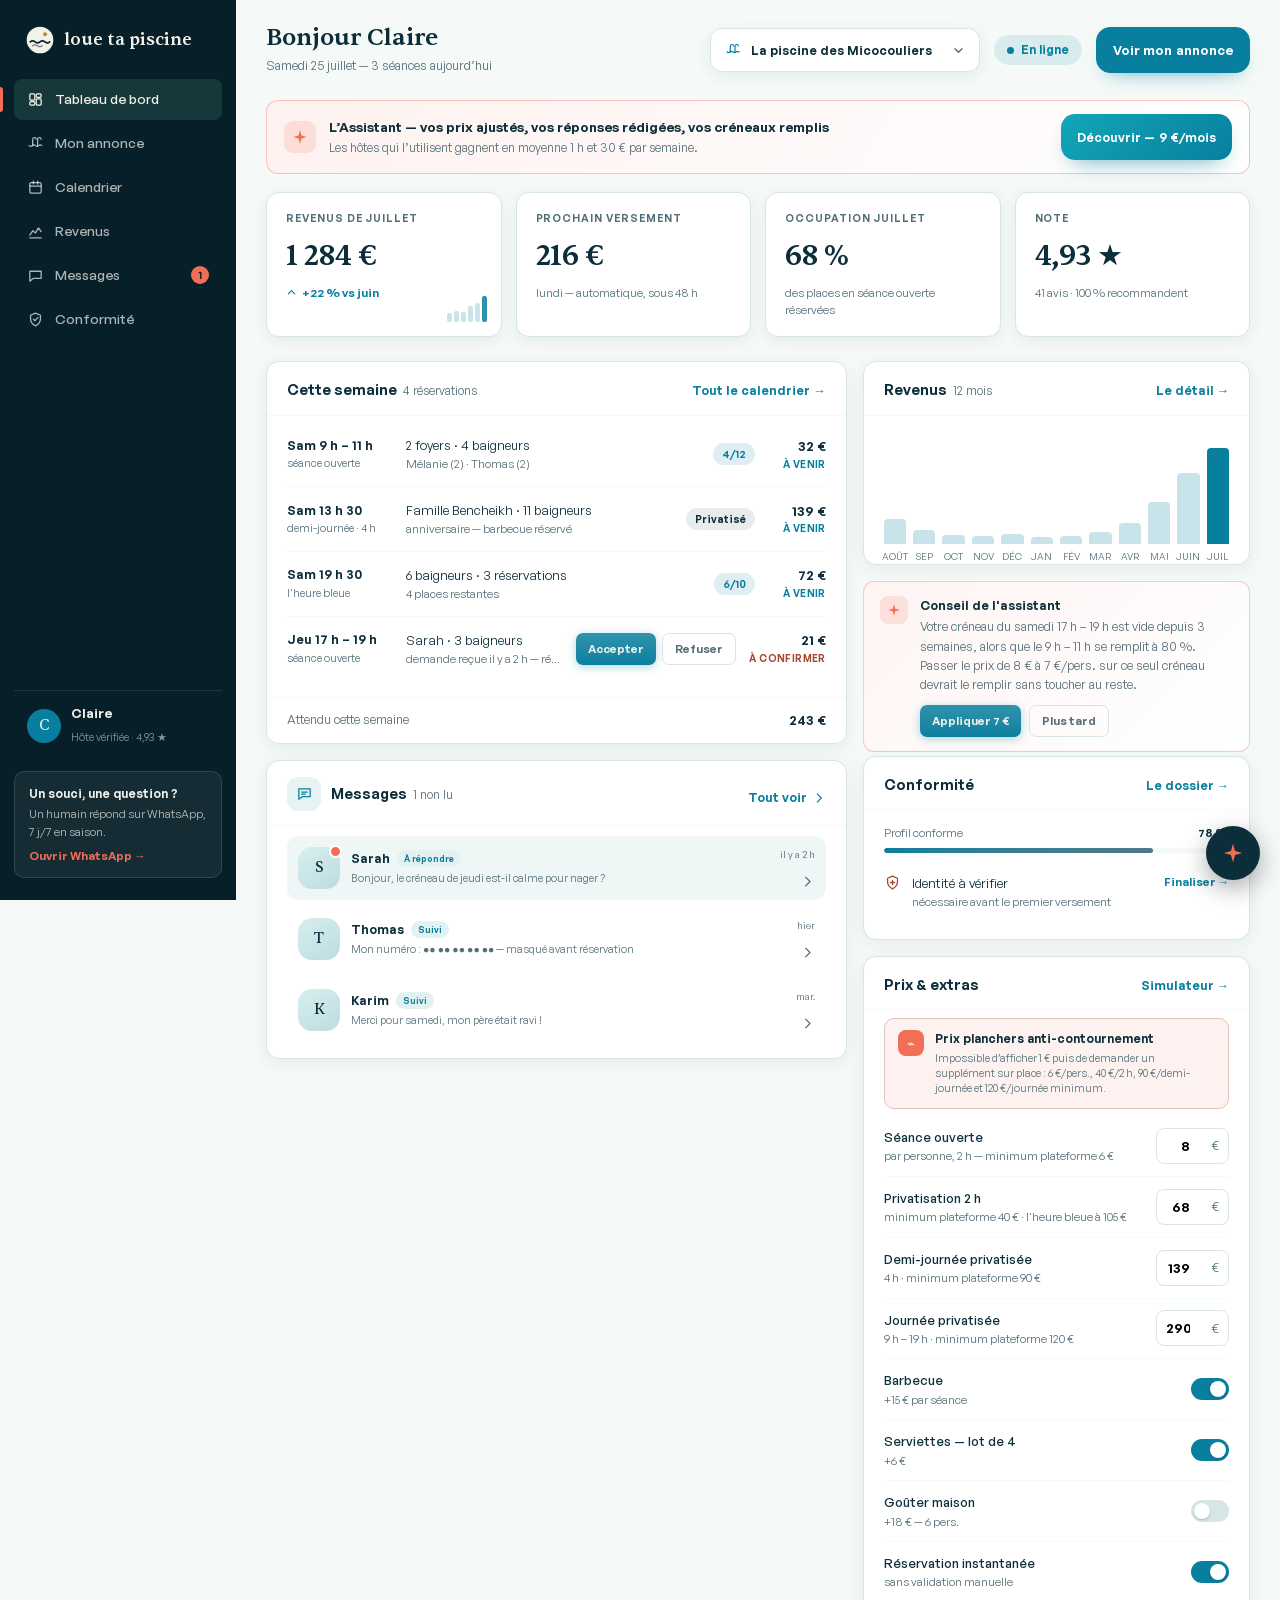
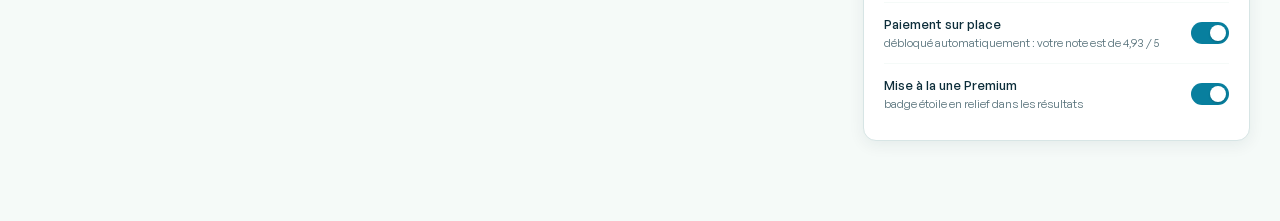
<file: hote.html>
<!DOCTYPE html>
<html lang="fr">
<head>
<meta charset="UTF-8">
<meta name="viewport" content="width=device-width, initial-scale=1.0">
<title>Mon espace hôte — Loue ta piscine</title>
<meta name="robots" content="noindex">
<link rel="icon" href="data:image/svg+xml,%3Csvg xmlns='http://www.w3.org/2000/svg' viewBox='0 0 32 32'%3E%3Ccircle cx='16' cy='16' r='15.2' fill='%2310222B'/%3E%3Ccircle cx='21.8' cy='9.4' r='2.3' fill='%23B98A46'/%3E%3Cpath d='M4.8 18.2q2.8 -2.4 5.6 0t5.6 0t5.6 0t5.6 0' stroke='%23F2F1EA' stroke-width='1.9' fill='none' stroke-linecap='round'/%3E%3Cpath d='M7.4 22.6q2.8 -2.1 5.6 0t5.6 0' stroke='%23F2F1EA' stroke-width='1.6' fill='none' stroke-linecap='round' opacity='.55'/%3E%3C/svg%3E">
<link rel="stylesheet" href="css/base.css">
<style>
  body{background:var(--craie)}
  .shell{display:grid; grid-template-columns:236px 1fr; min-height:100vh}

  /* ============ Sidebar ============ */
  aside.side{background:var(--encre-2); color:rgba(242,241,234,.75); padding:22px 14px; display:flex; flex-direction:column; gap:3px; position:sticky; top:0; height:100vh}
  .side .logo{padding:4px 12px 22px}
  .side .logo span{color:#F2F1EA; font-size:17px}
  .side a.item{display:flex; align-items:center; gap:11px; padding:10px 13px; border-radius:8px; text-decoration:none; color:rgba(242,241,234,.72); font-size:13.5px; font-weight:500; position:relative; transition:background .18s var(--eo), color .18s var(--eo); white-space:nowrap}
  .side a.item:hover{background:rgba(242,241,234,.07); color:#F2F1EA}
  .side a.item.active{background:rgba(47,93,84,.4); color:#F2F1EA}
  .side a.item.active::before{content:""; position:absolute; left:-14px; top:8px; bottom:8px; width:3px; border-radius:0 3px 3px 0; background:var(--solaire)}
  @media (max-width:900px){ .side a.item.active::before{display:none} }
  .side a.item svg{width:17px; height:17px; stroke:currentColor; flex:none}
  .side .count{margin-left:auto; background:var(--solaire); color:#10222B; font-size:10.5px; font-weight:700; border-radius:99px; padding:1px 7px}
  .side .spacer{flex:1}
  .side .me{display:flex; align-items:center; gap:10px; padding:12px 13px; border-top:1px solid rgba(242,241,234,.1)}
  .side .me .avatar{width:34px; height:34px; border-radius:50%; background:var(--bassin); color:#F2F1EA; font-family:var(--serif); font-size:15px; display:flex; align-items:center; justify-content:center; flex:none}
  .side .me b{display:block; color:#F2F1EA; font-size:13px}
  .side .me small{font-size:11px; color:rgba(242,241,234,.55)}
  .side .wa-box{background:rgba(242,241,234,.06); border:1px solid rgba(242,241,234,.12); border-radius:10px; padding:13px 14px; font-size:11.5px; line-height:1.5; margin-top:8px}
  .side .wa-box b{color:#F2F1EA; display:block; margin-bottom:2px; font-size:12px}
  .side .wa-box a{color:var(--solaire); font-weight:600; text-decoration:none; display:inline-flex; margin-top:7px}

  /* ============ Contenu / vues ============ */
  .content{padding:24px 30px 64px; max-width:1080px; min-width:0; width:100%}
  /* Mobile : ce bloc doit rester APRÈS les définitions de .side/.content qu'il écrase */
  @media (max-width:900px){ .shell{grid-template-columns:minmax(0,1fr)} aside.side{position:fixed; inset:auto 0 0 0; width:100vw; max-width:100vw; height:auto; flex-direction:row; padding:8px 10px; z-index:60; border-top:1px solid rgba(242,241,234,.1); overflow-x:auto} .side .logo,.side .me,.side .wa-box,.side .spacer{display:none} .side a.item{flex:none} .content{max-width:100vw; padding:20px 16px 110px} .view,.cards,.cols,.panel{min-width:0; max-width:100%} }
  .view{display:none}
  .view.active{display:block; animation:view-in .32s var(--eo)}
  @keyframes view-in{from{opacity:0; transform:translateY(7px)}to{opacity:1; transform:none}}
  @media (prefers-reduced-motion: reduce){ .view.active{animation:none} }

  .topbar{display:flex; align-items:center; gap:14px; margin-bottom:24px; flex-wrap:wrap}
  .topbar .t-left{min-width:200px}
  .topbar h1{font-family:var(--serif); font-weight:500; font-size:24px; margin:0; line-height:1.15}
  .topbar small{font-size:12.5px; color:var(--brume)}
  .bien-select{display:flex; align-items:center; margin-left:auto}
  .bien-select>svg{position:relative; z-index:2; width:16px; height:16px; margin-right:-31px; margin-left:13px; stroke:var(--bassin); pointer-events:none}
  .bien-select .app-select{min-width:270px}
  .bien-select .app-select-trigger{min-height:44px; padding-left:40px; border-radius:12px; box-shadow:var(--shadow-1)}
  .pill-status{display:inline-flex; align-items:center; gap:7px; font-size:12px; font-weight:600; color:var(--bassin); background:color-mix(in srgb,var(--bassin) 12%,transparent); border-radius:99px; padding:6px 13px}
  .pill-status::before{content:""; width:7px; height:7px; border-radius:50%; background:var(--bassin); animation:pulse 2.4s infinite}
  @keyframes pulse{0%,100%{opacity:1}50%{opacity:.35}}
  .topbar .btn{padding:9px 16px; font-size:13px}

  /* ---- KPI ---- */
  .cards{display:grid; grid-template-columns:repeat(4,1fr); gap:14px; margin-bottom:24px}
  @media (max-width:860px){ .cards{grid-template-columns:repeat(2,1fr)} }
  @media (max-width:520px){ .cards{grid-template-columns:1fr} }
  .kpi{background:var(--blanc); border:1px solid var(--line); border-radius:13px; padding:17px 19px; box-shadow:var(--shadow-1); position:relative; overflow:hidden; transition:box-shadow .2s var(--eo), transform .2s var(--eo)}
  .kpi:hover{box-shadow:var(--shadow-2); transform:translateY(-1px)}
  .kpi .k-lbl{font-size:10.5px; text-transform:uppercase; letter-spacing:.09em; color:var(--brume); font-weight:600; margin:0 0 7px}
  .kpi .k-val{font-family:var(--serif); font-weight:500; font-size:29px; margin:0; font-variant-numeric:tabular-nums; letter-spacing:-.01em}
  .kpi .k-sub{font-size:11.5px; color:var(--brume); margin:5px 0 0; display:flex; align-items:center; gap:5px}
  .kpi .k-sub.up{color:var(--bassin); font-weight:600}
  .kpi .k-sub.up svg{width:11px; height:11px; stroke:var(--bassin)}
  .kpi .spark{position:absolute; right:14px; bottom:14px; display:flex; align-items:flex-end; gap:2.5px; height:26px; opacity:.85}
  .kpi .spark i{width:4.5px; border-radius:2px; background:color-mix(in srgb,var(--bassin) 25%,transparent)}
  .kpi .spark i:last-child{background:var(--bassin)}

  /* ---- Panneaux ---- */
  .cols{display:grid; grid-template-columns:1.5fr 1fr; gap:16px; align-items:start}
  .cols>*{min-width:0}
  @media (max-width:1000px){ .cols{grid-template-columns:minmax(0,1fr)} }
  .panel{background:var(--blanc); border:1px solid var(--line); border-radius:13px; box-shadow:var(--shadow-1); margin-bottom:16px; overflow:hidden}
  .panel .p-head{display:flex; align-items:baseline; justify-content:space-between; gap:12px; padding:16px 20px 14px; border-bottom:1px solid var(--craie)}
  .panel h2{font-size:14.5px; font-weight:600; margin:0}
  .panel h2 small{font-weight:400; color:var(--brume); font-size:12px; margin-left:6px}
  .panel .p-link{font-size:12.5px; font-weight:600; text-decoration:none; white-space:nowrap}
  .panel .p-link:hover{text-decoration:underline; text-underline-offset:3px}
  .panel .p-body{padding:6px 20px 16px}
  .panel .p-foot{display:flex; justify-content:space-between; align-items:center; padding:12px 20px; border-top:1px solid var(--craie); background:var(--craie-2); font-size:12.5px; color:var(--brume)}
  .panel .p-foot b{font-variant-numeric:tabular-nums; color:var(--encre); font-size:13.5px}

  /* ---- Résas ---- */
  .resa{display:flex; align-items:center; gap:13px; padding:13px 0; border-bottom:1px solid var(--craie)}
  .resa:last-child{border-bottom:none}
  .resa .r-when{min-width:106px; font-size:12.5px; font-weight:600; font-variant-numeric:tabular-nums}
  .resa .r-when small{display:block; color:var(--brume); font-weight:400; font-size:11px}
  .resa .r-who{flex:1; font-size:13px; min-width:0}
  .resa .r-who small{display:block; color:var(--brume); font-size:11.5px; white-space:nowrap; overflow:hidden; text-overflow:ellipsis}
  .s-tag{font-size:10.5px; font-weight:600; padding:3px 9px; border-radius:99px; white-space:nowrap}
  .tag-open{background:color-mix(in srgb,var(--bassin) 13%,transparent); color:var(--bassin)}
  .tag-priv{background:color-mix(in srgb,var(--encre) 9%,transparent); color:var(--encre)}
  .resa .r-amt{font-size:13.5px; font-weight:600; font-variant-numeric:tabular-nums; min-width:58px; text-align:right}
  .resa .r-amt small{display:block; font-weight:600; font-size:10px; text-transform:uppercase; letter-spacing:.04em}
  .st-avenir{color:var(--bassin)} .st-attente{color:var(--solaire-ink)} .st-verse{color:var(--brume)}
  .r-actions{display:flex; gap:6px}
  .btn-xs{border:none; border-radius:7px; padding:7px 12px; font-size:11.5px; font-weight:600; transition:filter .15s var(--eo)}
  .btn-xs:hover{filter:brightness(1.08)}
  .btn-xs.ok{background:var(--bassin); color:#F2F1EA}
  .btn-xs.no{background:transparent; color:var(--brume); border:1px solid var(--line)}
  .btn-xs.no:hover{color:var(--alerte); border-color:var(--alerte); filter:none}

  /* ---- Chart ---- */
  .chart{display:flex; align-items:flex-end; gap:7px; height:126px; padding:26px 0 4px}
  .chart.tall{height:190px}
  .bar{flex:1; background:color-mix(in srgb,var(--bassin) 22%,transparent); border-radius:4px 4px 0 0; position:relative; min-width:0; transition:background .2s var(--eo)}
  .bar:hover{background:var(--bassin)}
  .bar::after{content:attr(data-val); position:absolute; top:-21px; left:50%; transform:translateX(-50%); font-size:10px; font-weight:600; color:var(--encre); font-variant-numeric:tabular-nums; opacity:0; transition:opacity .18s var(--eo); white-space:nowrap}
  .bar:hover::after{opacity:1}
  .bar.hot{background:var(--bassin)}
  .bar span{position:absolute; bottom:-20px; left:50%; transform:translateX(-50%); font-size:9.5px; color:var(--brume); text-transform:uppercase}
  .chart-note{font-size:11.5px; color:var(--brume); margin:26px 0 0; line-height:1.5}

  /* ---- Calendrier semaine ---- */
  .calendar-toolbar{display:flex; align-items:center; gap:10px; flex-wrap:wrap; width:100%}
  .cal-nav{display:flex; align-items:center; gap:4px}
  .cal-nav button,.cal-actions button,.cal-view button{border:1px solid var(--line); background:#fff; color:var(--encre); border-radius:7px; min-height:34px; padding:7px 10px; font-family:var(--sans); font-size:11.5px; font-weight:600}
  .cal-nav button:not(:disabled):hover,.cal-actions button:hover,.cal-view button:hover{border-color:var(--bassin); color:var(--bassin)}
  .cal-nav .today-btn{padding-inline:13px}
  .cal-range{font-size:13.5px; font-weight:600; margin-right:auto}
  .cal-range small{display:block; color:var(--brume); font-size:10.5px; font-weight:400}
  .cal-view{display:flex; padding:3px; border-radius:9px; background:var(--craie); gap:2px}
  .cal-view button{border:0; min-height:29px; background:transparent; padding:5px 9px; color:var(--brume)}
  .cal-view button.active{background:#fff; color:var(--encre); box-shadow:var(--shadow-1)}
  .cal-summary{display:grid; grid-template-columns:repeat(3,1fr); gap:8px; margin:12px 0 14px}
  .cal-stat{padding:10px 12px; border:1px solid var(--craie); border-radius:9px; background:var(--craie-2)}
  .cal-stat b{display:block; font-family:var(--serif); font-size:20px; font-weight:500; line-height:1}
  .cal-stat small{font-size:10.5px; color:var(--brume)}
  .cal-actions{display:flex; align-items:center; gap:7px; flex-wrap:wrap; margin:0 0 10px}
  .cal-actions button:first-child{background:var(--bassin); color:#fff; border-color:var(--bassin)}
  .cal-actions .sync-state{margin-left:auto; font-size:10.5px; color:var(--bassin); display:flex; align-items:center; gap:5px}
  .cal-actions .sync-state::before{content:""; width:6px; height:6px; border-radius:50%; background:var(--bassin)}
  .week{display:grid; grid-template-columns:repeat(7,1fr); gap:8px; padding:4px 0 8px; overflow-x:auto}
  @media (max-width:860px){ .week{grid-template-columns:repeat(7,minmax(120px,1fr)); }}
  .wd{min-width:0}
  .wd .wd-head{text-align:center; padding:7px 4px 9px}
  .wd .wd-head small{display:block; font-size:9.5px; text-transform:uppercase; letter-spacing:.07em; color:var(--brume)}
  .wd .wd-head b{font-size:15px; font-variant-numeric:tabular-nums}
  .wd.today .wd-head b{color:var(--bassin)}
  .wd .wd-col{display:flex; flex-direction:column; gap:5px}
  .cell{display:block; width:100%; text-align:left; border-radius:7px; padding:7px 9px; font-family:var(--sans); font-size:10.5px; line-height:1.35; border:1px solid var(--line); background:var(--craie-2); color:var(--brume); min-height:48px; transition:transform .16s var(--eo),box-shadow .16s var(--eo)}
  .cell:hover{transform:translateY(-1px); box-shadow:var(--shadow-1)}
  .cell b{display:block; font-size:10.5px; font-variant-numeric:tabular-nums; color:var(--encre)}
  .cell.open{background:color-mix(in srgb,var(--bassin) 10%,#fff); border-color:color-mix(in srgb,var(--bassin) 35%,transparent)}
  .cell.open b{color:var(--bassin)}
  .cell.full{background:color-mix(in srgb,var(--bassin) 30%,#fff); border-color:var(--bassin)}
  .cell.priv{background:var(--encre); border-color:var(--encre); color:rgba(242,241,234,.75)}
  .cell.priv b{color:#F2F1EA}
  .cell.libre{border-style:dashed; background:transparent}
  .legend{display:flex; gap:16px; flex-wrap:wrap; padding:10px 0 2px; font-size:11.5px; color:var(--brume)}
  .legend i{display:inline-block; width:12px; height:12px; border-radius:3px; vertical-align:-2px; margin-right:6px; border:1px solid var(--line)}
  .agenda-list{display:none}
  .calendar-panel.agenda-mode .week,.calendar-panel.agenda-mode .legend,.calendar-panel.agenda-mode .month-grid{display:none}
  .calendar-panel.agenda-mode .agenda-list{display:block}
  .agenda-day{display:grid; grid-template-columns:72px 1fr; gap:12px; padding:13px 0; border-bottom:1px solid var(--craie)}
  .agenda-day:last-child{border-bottom:0}
  .agenda-date b{display:block; font-size:13px}
  .agenda-date small{color:var(--brume); font-size:10.5px}
  .agenda-events{display:grid; gap:7px}
  .agenda-event{display:grid; grid-template-columns:90px 1fr auto; gap:9px; align-items:center; padding:9px 10px; border:1px solid var(--line); border-left:3px solid var(--bassin); border-radius:8px; background:#fff; font-size:11.5px}
  .agenda-event.priv{border-left-color:var(--encre); background:var(--craie-2)}
  .agenda-event.libre{border-left-color:var(--line); border-style:dashed}
  .agenda-event b{font-variant-numeric:tabular-nums; font-size:11.5px}
  .agenda-event small{display:block; color:var(--brume); font-size:10.5px}
  .month-grid{display:none; grid-template-columns:repeat(7,1fr); gap:5px}
  .calendar-panel.month-mode .week,.calendar-panel.month-mode .legend,.calendar-panel.month-mode .agenda-list{display:none}
  .calendar-panel.month-mode .month-grid{display:grid}
  .month-dow{text-align:center; text-transform:uppercase; color:var(--brume); font-size:9px; letter-spacing:.07em; padding:5px}
  .month-day{min-height:68px; border:1px solid var(--line); border-radius:8px; background:#fff; padding:7px; font-family:var(--sans); text-align:left; color:var(--encre); position:relative}
  .month-day:hover{border-color:var(--bassin)}
  .month-day.muted{opacity:.32}
  .month-day.today{box-shadow:inset 0 0 0 2px var(--bassin)}
  .month-day b{font-size:11px}
  .month-day small{display:block; margin-top:14px; color:var(--brume); font-size:9.5px}
  .month-day .dots{display:flex; gap:3px; position:absolute; top:9px; right:7px}
  .month-day .dots i{width:5px; height:5px; border-radius:50%; background:var(--bassin)}
  .month-day .dots i.priv{background:var(--encre)}
  .calendar-rules{display:grid; grid-template-columns:repeat(4,1fr); gap:8px; margin:0 0 16px}
  .cal-rule{border:1px solid var(--line); background:#fff; border-radius:10px; padding:11px 12px}
  .cal-rule small{display:block; color:var(--brume); font-size:9.5px; text-transform:uppercase; letter-spacing:.06em; margin-bottom:3px}
  .cal-rule b{display:block; font-size:12px}
  .cal-rule span{display:block; color:var(--brume); font-size:10px; margin-top:2px; line-height:1.35}
  .cap-input{width:54px; padding:6px 5px; border:1px solid var(--line); border-radius:7px; background:var(--craie-2); font:600 12px var(--sans); text-align:center}
  .cap-input:focus{outline:2px solid color-mix(in srgb,var(--bassin) 30%,transparent); border-color:var(--bassin)}
  @media (max-width:720px){
    .calendar-toolbar{align-items:flex-start}
    .cal-range{order:-1; flex-basis:100%; font-size:15px}
    .cal-view{margin-left:auto}
    .cal-summary{grid-template-columns:repeat(3,1fr)}
    .cal-stat{padding:9px}
    .cal-stat b{font-size:17px}
    .cal-actions{display:grid; grid-template-columns:1fr 1fr}
    .cal-actions button{width:100%}
    .cal-actions .sync-state{grid-column:1/3; margin-left:0}
    .calendar-rules{grid-template-columns:1fr 1fr}
    .week{display:none}
    .legend{display:none}
    .calendar-panel:not(.month-mode) .agenda-list{display:block}
    .agenda-day{grid-template-columns:55px 1fr; gap:8px}
    .agenda-event{grid-template-columns:1fr auto; gap:3px 8px}
    .agenda-event>b{grid-column:1/3}
    .month-day{min-height:52px; padding:5px}
    .month-day small{display:none}
    .month-day .dots{top:auto; right:auto; left:5px; bottom:6px}
  }

  /* ---- Créneaux (réglage) ---- */
  .cren{display:flex; align-items:center; gap:10px; padding:11px 0; border-bottom:1px solid var(--craie); flex-wrap:wrap; transition:opacity .25s var(--eo)}
  .cren:last-child{border-bottom:none}
  .cren.closed{opacity:.45}
  .cren .c-time{font-size:12.5px; font-weight:600; min-width:112px; font-variant-numeric:tabular-nums}
  .cren .c-time small{display:block; font-weight:400; color:var(--brume); font-size:10.5px}
  .cren .app-select{min-width:148px}
  .cren .app-select-trigger{min-height:36px;border-radius:9px;padding:7px 9px;font-size:11.5px}
  .cren .c-jauge{display:flex; align-items:center; gap:6px; font-size:12px; color:var(--brume); margin-left:auto; font-variant-numeric:tabular-nums}
  .cren .c-jauge b{color:var(--encre)}
  .cren .c-lock{font-size:10.5px; color:var(--solaire-ink); font-weight:600; margin-left:auto}

  /* ---- Prix / switches ---- */
  .field-row{display:flex; align-items:center; gap:12px; padding:11px 0; border-bottom:1px solid var(--craie)}
  .field-row:last-child{border-bottom:none}
  .field-row label{flex:1; font-size:13px; font-weight:500}
  .field-row label small{display:block; font-weight:400; color:var(--brume); font-size:11.5px}
  .money{display:flex; align-items:center; border:1px solid var(--line); border-radius:8px; background:var(--craie-2); overflow:hidden; transition:border-color .18s var(--eo)}
  .money:focus-within{border-color:var(--bassin)}
  .money input{width:52px; text-align:right; font-family:var(--sans); font-size:13.5px; font-weight:600; padding:8px 4px 8px 9px; border:none; background:transparent; font-variant-numeric:tabular-nums}
  .money input:focus{outline:none}
  .money .cur{padding:0 9px 0 2px; font-size:12.5px; color:var(--brume)}
  .money.floor-hit{border-color:var(--alerte); animation:floor-pulse .35s var(--eo)}
  @keyframes floor-pulse{50%{transform:translateX(3px)}}
  .price-floor{display:flex; gap:11px; align-items:flex-start; background:color-mix(in srgb,var(--solaire) 9%,#fff); border:1px solid color-mix(in srgb,var(--solaire) 28%,var(--line)); border-radius:10px; padding:11px 13px; margin:2px 0 7px}
  .price-floor .shield{width:26px; height:26px; border-radius:8px; background:var(--solaire); color:#fff; display:flex; align-items:center; justify-content:center; flex:none; font-size:13px}
  .price-floor b{display:block; font-size:12px}
  .price-floor small{display:block; color:var(--brume); font-size:10.5px; line-height:1.45; margin-top:2px}
  .switch{position:relative; width:38px; height:22px; flex:none}
  .switch input{opacity:0; width:100%; height:100%; position:absolute; margin:0; cursor:pointer}
  .switch .tr{position:absolute; inset:0; background:var(--line); border-radius:99px; transition:background .2s var(--eo); pointer-events:none}
  .switch .tr::after{content:""; position:absolute; left:3px; top:3px; width:16px; height:16px; border-radius:50%; background:#fff; transition:transform .2s var(--eo); box-shadow:0 1px 2px rgba(16,34,43,.25)}
  .switch input:checked + .tr{background:var(--bassin)}
  .switch input:checked + .tr::after{transform:translateX(16px)}
  .switch input:focus-visible + .tr{outline:2px solid var(--bassin); outline-offset:2px}

  /* ---- Versements / répartition ---- */
  .vers{display:flex; align-items:center; gap:12px; padding:11px 0; border-bottom:1px solid var(--craie); font-size:13px}
  .vers:last-child{border-bottom:none}
  .vers .v-ic{width:30px; height:30px; border-radius:8px; background:color-mix(in srgb,var(--bassin) 11%,transparent); display:flex; align-items:center; justify-content:center; flex:none}
  .vers .v-ic svg{width:15px; height:15px; stroke:var(--bassin)}
  .vers .v-body{flex:1}
  .vers small{display:block; color:var(--brume); font-size:11px}
  .vers .v-amt{font-weight:600; font-variant-numeric:tabular-nums; text-align:right}
  .vers .v-amt small{font-weight:600; text-transform:uppercase; letter-spacing:.04em; font-size:9.5px}
  .split{padding:4px 0 8px}
  .split .sp-row{display:flex; align-items:center; gap:12px; margin:12px 0}
  .split .sp-lbl{min-width:150px; font-size:12.5px; font-weight:500}
  .split .sp-lbl small{display:block; color:var(--brume); font-size:11px; font-weight:400}
  .split .sp-bar{flex:1; height:8px; background:var(--craie); border-radius:99px; overflow:hidden}
  .split .sp-bar i{display:block; height:100%; border-radius:99px}
  .split .sp-val{min-width:52px; text-align:right; font-size:12.5px; font-weight:600; font-variant-numeric:tabular-nums}

  /* ---- Messages (2 volets) ---- */
  .chat{display:grid; grid-template-columns:292px minmax(0,1fr); height:100%; min-height:0}
  @media (max-width:860px){ .chat{grid-template-columns:1fr} .chat .thread{display:none} .chat.open .list{display:none} .chat.open .thread{display:flex} }
  .chat .list{border-right:1px solid var(--craie); overflow-y:auto; background:var(--blanc); min-height:0}
  .conv{display:flex; gap:11px; padding:13px 16px; border:0; border-bottom:1px solid var(--craie); cursor:pointer; transition:background .15s var(--eo); border-left:3px solid transparent; background:none; width:100%; text-align:left; font-family:var(--sans)}
  .conv:hover{background:var(--craie-2)}
  .conv.sel{background:var(--craie-2); border-left-color:var(--bassin)}
  .conv .m-av{width:36px; height:36px; border-radius:50%; background:var(--craie); font-family:var(--serif); font-size:15px; display:flex; align-items:center; justify-content:center; flex:none; position:relative}
  .conv.unread .m-av::after{content:""; position:absolute; top:-1px; right:-1px; width:9px; height:9px; border-radius:50%; background:var(--solaire); border:2px solid var(--blanc)}
  .conv .c-b{flex:1; min-width:0}
  .conv b{font-size:13px}
  .conv.unread b{font-weight:700}
  .conv .m-time{font-size:10.5px; color:var(--brume); float:right}
  .conv p{margin:2px 0 0; font-size:12px; color:var(--brume); white-space:nowrap; overflow:hidden; text-overflow:ellipsis}
  .thread{display:flex; flex-direction:column; min-height:0}
  .thread .th-head{display:flex; align-items:center; gap:11px; padding:12px 18px; border-bottom:1px solid var(--craie); background:var(--blanc)}
  .thread .th-head b{font-size:14px}
  .thread .th-head small{display:block; font-size:11px; color:var(--brume)}
  .thread .th-body{flex:1; min-height:0; padding:14px 18px; display:flex; flex-direction:column; gap:8px; overflow-y:auto; background-color:var(--craie-2); background-image:url("data:image/svg+xml,%3Csvg xmlns='http://www.w3.org/2000/svg' width='320' height='320' viewBox='0 0 320 320'%3E%3Cg fill='none' stroke='%2310222B' stroke-opacity='.022' stroke-width='1.6' stroke-linecap='round'%3E%3Cpath d='M20 80q30-24 60 0t60 0t60 0t60 0'/%3E%3Cpath d='M60 190q30-24 60 0t60 0t60 0'/%3E%3Cpath d='M10 290q30-24 60 0t60 0t60 0t60 0'/%3E%3C/g%3E%3C/svg%3E")}
  .bulle{max-width:75%; padding:10px 14px; border-radius:12px; font-size:13px; line-height:1.5}
  .bulle small{display:block; font-size:10px; color:var(--brume); margin-top:3px}
  .bulle.eux{background:var(--blanc); border:1px solid var(--line); border-bottom-left-radius:4px; align-self:flex-start}
  .bulle.moi{background:var(--bassin); color:#F2F1EA; border-bottom-right-radius:4px; align-self:flex-end}
  .bulle.moi small{color:rgba(242,241,234,.7)}
  .bulle .masked{display:inline-flex; align-items:center; gap:5px; background:var(--craie); color:var(--encre); border-radius:6px; padding:2px 8px; letter-spacing:.1em; font-size:11.5px; font-weight:600; vertical-align:-3px; line-height:1.4}
  .bulle .masked svg{width:11px; height:11px; stroke:var(--solaire-ink); flex:none}
  .sysline{align-self:center; font-size:10.5px; color:var(--brume); background:var(--blanc); border:1px solid var(--line); border-radius:99px; padding:4px 13px; text-align:center}
  .th-input{display:flex; gap:9px; padding:13px 16px; border-top:1px solid var(--craie)}
  .th-input input{flex:1; border:1px solid var(--line); border-radius:9px; padding:11px 14px; font-family:var(--sans); font-size:13.5px; background:var(--craie-2)}
  .th-input input:focus{outline:none; border-color:var(--bassin); background:#fff}
  .th-input button{border:none; border-radius:9px; background:var(--encre); color:#F2F1EA; padding:0 18px; font-weight:600; font-size:13px}

  /* ---- Conformité ---- */
  .prog{padding:14px 20px 0}
  .prog .pr-row{display:flex; justify-content:space-between; font-size:11.5px; color:var(--brume); margin-bottom:6px}
  .prog .pr-row b{color:var(--encre); font-variant-numeric:tabular-nums}
  .prog .pr-bar{height:5px; background:var(--craie); border-radius:99px; overflow:hidden}
  .prog .pr-bar i{display:block; height:100%; width:78%; background:linear-gradient(90deg,var(--bassin),color-mix(in srgb,var(--bassin) 70%,var(--solaire))); border-radius:99px; transition:width .5s var(--eo)}
  .conf{display:flex; align-items:flex-start; gap:11px; padding:12px 0; border-bottom:1px solid var(--craie); font-size:13px}
  .conf:last-child{border-bottom:none}
  .conf svg{width:17px; height:17px; flex:none; margin-top:1px}
  .conf small{display:block; color:var(--brume); font-size:11.5px}
  .conf .todo-btn{margin-left:auto; font-size:11.5px; font-weight:600; border:1px solid var(--line); background:var(--craie-2); border-radius:7px; padding:6px 11px; white-space:nowrap; transition:all .18s var(--eo)}
  .conf .todo-btn:hover{border-color:var(--bassin); color:var(--bassin)}
  .conf a.doc{margin-left:auto; font-size:11.5px; font-weight:600; text-decoration:none; white-space:nowrap}
  .kyc-conf{margin:3px 0 4px;padding:13px;border:1px solid color-mix(in srgb,var(--solaire) 32%,var(--line));border-radius:11px;background:color-mix(in srgb,var(--solaire) 7%,#fff)}
  .kyc-conf .kyc-state{display:inline-flex;margin-top:4px;border-radius:99px;background:#fff;color:var(--solaire-ink);padding:2px 7px;font-size:9px;font-weight:700;text-transform:uppercase;letter-spacing:.05em}
  table.log{width:100%; border-collapse:collapse; font-size:12.5px}
  table.log th{text-align:left; font-size:10.5px; text-transform:uppercase; letter-spacing:.07em; color:var(--brume); font-weight:600; padding:8px 0; border-bottom:1px solid var(--craie)}
  table.log td{padding:9px 0; border-bottom:1px solid var(--craie); font-variant-numeric:tabular-nums}
  table.log tr:last-child td{border-bottom:none}
  table.log .okv{color:var(--bassin); font-weight:600}

  /* ---- Mon annonce ---- */
  .an-status{display:flex; align-items:center; gap:14px; flex-wrap:wrap}
  .an-status .grow{flex:1}
  .an-photos{display:grid; grid-template-columns:repeat(5,1fr); gap:8px; padding:4px 0 8px}
  @media (max-width:700px){ .an-photos{grid-template-columns:repeat(3,1fr)} .an-photos a:nth-child(n+4){display:none} }
  .an-photos a{border-radius:8px; overflow:hidden; aspect-ratio:4/3; position:relative; display:block}
  .an-photos img{width:100%; height:100%; object-fit:cover; transition:transform .4s var(--eo)}
  .an-photos a:hover img{transform:scale(1.05)}
  .an-photos .cover-tag{position:absolute; left:7px; top:7px; font-size:9.5px; font-weight:700; letter-spacing:.05em; text-transform:uppercase; background:rgba(250,249,244,.92); border-radius:99px; padding:2px 8px}
  .an-row{display:flex; justify-content:space-between; gap:14px; font-size:13.5px; padding:10px 0; border-bottom:1px solid var(--craie)}
  .an-row:last-child{border-bottom:none}
  .an-row .lbl{color:var(--brume)}
  .an-row .val{font-weight:600; text-align:right; font-variant-numeric:tabular-nums}

  /* ---- IA ---- */
  .ai-card{display:flex; gap:12px; align-items:flex-start; background:linear-gradient(135deg, color-mix(in srgb,var(--solaire) 7%,var(--blanc)), var(--blanc)); border:1px solid color-mix(in srgb,var(--solaire) 35%,transparent); border-radius:11px; padding:14px 16px; margin:12px 0 4px}
  .ai-card .ai-ic{width:28px; height:28px; border-radius:8px; background:color-mix(in srgb,var(--solaire) 16%,transparent); display:flex; align-items:center; justify-content:center; flex:none}
  .ai-card .ai-ic svg{width:14px; height:14px; fill:var(--solaire)}
  .ai-card .ai-b{flex:1; min-width:0}
  .ai-card b{font-size:12.5px; display:block; margin-bottom:2px}
  .ai-card p{margin:0 0 10px; font-size:12.5px; color:var(--brume); line-height:1.55}
  .ai-card .ai-actions{display:flex; gap:8px}
  .ai-inline{color:var(--solaire-ink); font-weight:600}
  .ai-spin{display:inline-block; width:12px; height:12px; border:2px solid color-mix(in srgb,var(--solaire) 30%,transparent); border-top-color:var(--solaire); border-radius:50%; animation:spin .7s linear infinite; vertical-align:-2px; margin-right:6px}
  @keyframes spin{to{transform:rotate(360deg)}}

  /* ---- Chat : détails ---- */
  .datesep{align-self:center; font-size:10px; font-weight:600; letter-spacing:.08em; text-transform:uppercase; color:var(--brume); padding:2px 0}
  .bulle .ticks{color:inherit; opacity:.75; margin-left:5px; font-size:10px; letter-spacing:-.08em}
  .th-head .th-actions{margin-left:auto; display:flex; gap:6px}
  .quickbar{display:flex; gap:7px; padding:10px 16px 0; flex-wrap:wrap}
  .qchip{border:1px solid var(--line); background:var(--blanc); border-radius:99px; padding:7px 13px; font-size:12px; font-weight:500; color:var(--encre); transition:all .18s var(--eo); white-space:nowrap}
  .qchip:hover{border-color:var(--bassin); color:var(--bassin)}
  .qchip.ai{border-color:color-mix(in srgb,var(--solaire) 45%,transparent); color:var(--solaire-ink); background:color-mix(in srgb,var(--solaire) 7%,var(--blanc))}
  .qchip.ai:hover{border-color:var(--solaire)}
  .th-input{position:relative}
  .plus-btn{border:1px solid var(--line); background:var(--craie-2); border-radius:9px; width:42px; flex:none; font-size:19px; color:var(--bassin); transition:all .18s var(--eo)}
  .plus-btn:hover{border-color:var(--bassin)}
  .plus-menu{position:absolute; left:16px; bottom:62px; background:var(--blanc); border:1px solid var(--line); border-radius:11px; box-shadow:var(--shadow-2); padding:6px; display:none; min-width:210px; z-index:5}
  .plus-menu.open{display:block; animation:view-in .2s var(--eo)}
  .plus-menu button{display:flex; align-items:center; gap:10px; width:100%; border:none; background:none; text-align:left; padding:9px 11px; border-radius:7px; font-size:12.5px; font-weight:500; color:var(--encre)}
  .plus-menu button:hover{background:var(--craie-2)}
  .plus-menu button svg{width:15px; height:15px; stroke:var(--bassin); flex:none}

  /* ---- Chat v2 : messagerie pleine hauteur ---- */
  body.messages-mode .content{max-width:1240px}
  body.messages-mode .topbar{margin-bottom:16px}
  body.messages-mode .fab,body.messages-mode .bot{display:none!important}
  #v-messages .panel{margin-bottom:0; display:flex; flex-direction:column; height:clamp(520px,calc(100dvh - 142px),720px); min-height:0; overflow:hidden; border-color:color-mix(in srgb,var(--bassin) 17%,var(--line)); border-radius:20px; box-shadow:0 22px 58px rgba(12,45,58,.11)}
  @media (max-width:900px){ #v-messages .panel{height:clamp(480px,calc(100dvh - 170px),680px); min-height:0} }
  .list-head{position:sticky; top:0; z-index:2; background:var(--blanc); padding:12px 14px 11px; border-bottom:1px solid var(--craie)}
  .list-search{display:flex; align-items:center; gap:8px; background:var(--craie-2); border:1px solid var(--line); border-radius:999px; padding:8px 13px; transition:border-color .18s var(--eo)}
  .list-search:focus-within{border-color:var(--bassin); background:#fff}
  .list-search svg{width:14px; height:14px; stroke:var(--brume); flex:none}
  .list-search input{border:none; background:none; font-family:var(--sans); font-size:12.5px; width:100%; color:var(--encre)}
  .list-search input:focus{outline:none}
  .list-empty{padding:26px 16px; text-align:center; font-size:12.5px; color:var(--brume)}
  .conv .m-av{background:color-mix(in srgb,var(--bassin) 14%,var(--craie)); color:var(--bassin)}
  .conv.unread p{color:var(--encre); font-weight:600}
  .th-av{width:34px; height:34px; border-radius:50%; background:color-mix(in srgb,var(--bassin) 14%,var(--craie)); color:var(--bassin); font-family:var(--serif); font-size:14px; display:flex; align-items:center; justify-content:center; flex:none}
  .th-back{display:none; border:0; background:none; padding:6px; margin:0 -2px 0 -8px; color:var(--encre); cursor:pointer}
  .th-back svg{width:18px; height:18px; stroke:currentColor}
  @media (max-width:860px){ .th-back{display:flex} }
  .lockline{align-self:center; display:flex; align-items:center; gap:7px; text-align:left; font-size:10px; color:var(--solaire-ink); background:color-mix(in srgb,var(--solaire) 8%,var(--blanc)); border:1px solid color-mix(in srgb,var(--solaire) 28%,transparent); border-radius:10px; padding:7px 12px; max-width:560px; line-height:1.45; margin-bottom:2px}
  .lockline svg{width:14px; height:14px; stroke:var(--solaire-ink); flex:none}
  #th-body .bulle{max-width:68%; border-radius:14px; font-size:12.5px}
  #th-body .bulle.eux{border-bottom-left-radius:5px; box-shadow:var(--shadow-1)}
  #th-body .bulle.moi{border-bottom-right-radius:5px}
  #th-body .bulle.moi small{text-align:right}
  .resa-card{align-self:center; width:min(520px, 96%); background:var(--blanc); border:1px solid var(--line); border-radius:13px; box-shadow:var(--shadow-1); overflow:hidden; margin:2px 0}
  .resa-card .rc-head{display:flex; align-items:center; gap:9px; padding:10px 14px; background:color-mix(in srgb,var(--bassin) 8%,var(--blanc)); border-bottom:1px solid var(--craie); font-size:10.5px; font-weight:700; letter-spacing:.07em; text-transform:uppercase; color:var(--bassin)}
  .resa-card .rc-head svg{width:14px; height:14px; stroke:var(--bassin); flex:none}
  .resa-card .rc-body{display:grid; grid-template-columns:1.2fr .9fr .7fr; gap:0; padding:10px 14px}
  .rc-row{display:block; padding:0 10px; border-left:1px solid var(--line); font-size:11.5px; color:var(--brume)}
  .rc-row:first-child{border-left:0; padding-left:0}
  .rc-row span,.rc-row b{display:block; text-align:left}
  .rc-row b{margin-top:2px; color:var(--encre); font-variant-numeric:tabular-nums}
  .rc-actions{display:flex; gap:8px; padding:0 14px 12px}
  .rc-actions .btn-xs{flex:1; padding:9px 12px}
  .rc-done{display:block; text-align:center; font-size:12px; font-weight:600; padding:11px 14px 13px}
  .rc-done.ok{color:var(--bassin)} .rc-done.no{color:var(--brume)}
  #thread .quickbar{background:var(--blanc); border-top:1px solid var(--craie); padding:8px 12px 0}
  #thread .quickbar .qchip{padding:6px 10px; font-size:10.5px}
  #thread .th-input{background:var(--blanc); border-top:0; padding:9px 12px 12px}
  #thread .th-input input{border-radius:999px}
  #thread .plus-btn{border-radius:50%; width:42px; height:42px}
  #thread .th-input button[type="submit"]{width:42px; height:42px; padding:0; border-radius:50%; background:var(--bassin); display:flex; align-items:center; justify-content:center; flex:none; transition:filter .15s var(--eo)}
  #thread .th-input button[type="submit"]:hover{filter:brightness(1.1)}
  #thread .th-input button[type="submit"] svg{width:17px; height:17px; stroke:#F2F1EA; fill:none}

  /* Messagerie hôte — boîte de réception, contexte et aperçu dashboard */
  .inbox-heading{display:flex;align-items:center;gap:10px;margin-bottom:12px}.inbox-heading>span{display:grid;width:35px;height:35px;place-items:center;border-radius:11px;background:#E6F3F2;color:var(--bassin)}.inbox-heading svg{width:18px;height:18px;stroke:currentColor}.inbox-heading b,.inbox-heading small{display:block}.inbox-heading b{font-size:14px}.inbox-heading small{color:var(--brume);font-size:10.5px}
  .inbox-filters{display:flex;gap:5px;margin-top:10px}.inbox-filters button{min-height:30px;border:1px solid var(--line);border-radius:99px;background:#fff;color:var(--brume);padding:5px 9px;font-size:10px;font-weight:600}.inbox-filters button.active{border-color:var(--encre);background:var(--encre);color:#fff}
  .conv .conv-booking{display:block;margin-top:1px;color:var(--bassin);font-size:9.5px;white-space:nowrap;overflow:hidden;text-overflow:ellipsis}
  .thread-context{display:grid;grid-template-columns:auto minmax(0,1fr) auto;gap:10px;align-items:center;margin:8px 12px 0;border:1px solid var(--line);border-radius:11px;background:#fff;padding:8px 10px;box-shadow:var(--shadow-1)}
  .thread-context>span{display:grid;width:34px;height:34px;place-items:center;border-radius:10px;background:#E6F3F2;color:var(--bassin)}.thread-context>span svg{width:17px;height:17px;stroke:currentColor}.thread-context b,.thread-context small{display:block}.thread-context b{font-size:11.5px}.thread-context small{color:var(--brume);font-size:9.5px}.thread-context strong{font-size:12px;font-variant-numeric:tabular-nums}
  .th-presence{display:inline-flex!important;align-items:center;gap:5px!important;color:var(--bassin)!important}.th-presence::before{content:"";width:6px;height:6px;border-radius:50%;background:#62BE98}
  .msg-widget-title{display:flex;align-items:center;gap:10px}.msg-widget-icon{display:grid;width:34px;height:34px;place-items:center;border-radius:11px;background:#E6F3F2;color:var(--bassin)}.msg-widget-icon svg{width:17px;height:17px;stroke:currentColor}.msg-open{display:inline-flex;align-items:center;gap:5px}.msg-open svg{width:14px;height:14px;stroke:currentColor}
  #dash-msgs{display:grid;gap:7px;padding-top:10px}.dash-conv{display:grid;grid-template-columns:42px minmax(0,1fr) auto;gap:11px;align-items:center;border:1px solid transparent;border-radius:12px;color:var(--encre);padding:10px;text-decoration:none;transition:background .18s var(--eo),border-color .18s var(--eo),transform .18s var(--eo)}.dash-conv:hover{border-color:var(--line);background:#F5FAF8;transform:translateX(2px)}.dash-conv.unread{background:#EEF7F5}.dash-avatar{position:relative;display:grid;width:42px;height:42px;place-items:center;border-radius:14px;background:linear-gradient(145deg,#D9EFF0,#BBDCE0);font-family:var(--serif);font-size:16px}.dash-conv.unread .dash-avatar::after{content:"";position:absolute;right:-2px;top:-2px;width:9px;height:9px;border:2px solid #fff;border-radius:50%;background:var(--solaire)}.dash-copy{min-width:0}.dash-top{display:flex;align-items:center;gap:7px}.dash-top b{font-size:12.5px}.dash-top i{border-radius:99px;background:#E3F2F0;color:var(--bassin);padding:2px 7px;font-size:8.5px;font-style:normal;font-weight:700}.dash-copy small{display:block;overflow:hidden;margin-top:2px;color:var(--brume);font-size:10.5px;text-overflow:ellipsis;white-space:nowrap}.dash-meta{display:flex;height:100%;flex-direction:column;align-items:flex-end;justify-content:space-between;color:var(--brume);font-size:9.5px}.dash-meta svg{width:15px;height:15px;stroke:currentColor}

  /* Vérification d'identité : parcours de démo, sans collecte locale de document */
  .kyc-modal{position:fixed;z-index:180;inset:0;display:grid;place-items:center;padding:18px;background:rgba(4,27,36,.62);backdrop-filter:blur(6px)}.kyc-modal[hidden]{display:none}.kyc-card{width:min(560px,100%);overflow:hidden;border-radius:20px;background:#fff;box-shadow:0 28px 80px rgba(0,0,0,.3)}.kyc-head{display:flex;align-items:flex-start;gap:12px;padding:20px 22px;border-bottom:1px solid var(--line)}.kyc-head>span{display:grid;width:40px;height:40px;place-items:center;border-radius:12px;background:#E5F2F1;color:var(--bassin)}.kyc-head svg{width:21px;height:21px;stroke:currentColor}.kyc-head h3,.kyc-head p{margin:0}.kyc-head h3{font-size:17px}.kyc-head p{margin-top:2px;color:var(--brume);font-size:11px}.kyc-close{margin-left:auto;border:0;background:transparent;color:var(--brume);font-size:23px}.kyc-demo{margin:16px 22px 0;border-radius:10px;background:#FFF0ED;color:#8F342C;padding:9px 11px;font-size:10.5px}.kyc-steps{display:grid;gap:10px;padding:16px 22px}.kyc-step{display:grid;grid-template-columns:30px 1fr;gap:10px;align-items:center}.kyc-step>span{display:grid;width:30px;height:30px;place-items:center;border-radius:9px;background:#E8F4F3;color:var(--bassin);font-size:10px;font-weight:700}.kyc-step b,.kyc-step small{display:block}.kyc-step b{font-size:12px}.kyc-step small{color:var(--brume);font-size:10px}.kyc-foot{display:flex;align-items:center;justify-content:space-between;gap:12px;padding:14px 22px 20px}.kyc-foot small{max-width:32ch;color:var(--brume);font-size:9.5px}.kyc-foot .btn:disabled{cursor:not-allowed;opacity:.55;transform:none}
  @media(max-width:620px){.bien-select{order:3;width:100%;margin-left:0}.bien-select .app-select{width:100%;min-width:0}body.messages-mode .topbar small{display:none}#v-messages .panel{height:clamp(480px,calc(100dvh - 286px),560px)}.thread-context{margin-inline:9px}.resa-card .rc-body{grid-template-columns:1fr 1fr}.rc-row:nth-child(3){grid-column:1/3;border-left:0;border-top:1px solid var(--line);margin-top:8px;padding:8px 0 0}.kyc-foot{align-items:stretch;flex-direction:column}.kyc-foot .btn{width:100%}}

  /* ---- Passe premium ---- */
  ::selection{background:color-mix(in srgb,var(--bassin) 24%,transparent)}
  .chat .list, .thread .th-body, .bot .b-body{scrollbar-width:thin; scrollbar-color:color-mix(in srgb,var(--encre) 22%,transparent) transparent}
  .chat .list::-webkit-scrollbar, .thread .th-body::-webkit-scrollbar, .bot .b-body::-webkit-scrollbar{width:7px}
  .chat .list::-webkit-scrollbar-thumb, .thread .th-body::-webkit-scrollbar-thumb, .bot .b-body::-webkit-scrollbar-thumb{background:color-mix(in srgb,var(--encre) 16%,transparent); border-radius:99px}
  .btn-xs.ok, #thread .th-input button[type="submit"]{background:linear-gradient(180deg, color-mix(in srgb,var(--bassin) 84%,#fff) 0%, var(--bassin) 100%); box-shadow:0 2px 10px color-mix(in srgb,var(--bassin) 32%,transparent)}
  .btn-xs.ok:active, #thread .th-input button[type="submit"]:active, .qchip:active, .plus-btn:active{transform:scale(.95)}
  .qchip:hover{transform:translateY(-1px); box-shadow:var(--shadow-1)}
  .side a.item:active{transform:scale(.985)}
  .bulle.pop{animation:bulle-in .3s var(--eo)}
  @keyframes bulle-in{from{opacity:0; transform:translateY(7px) scale(.97)}to{opacity:1; transform:none}}
  .sysline.pop{animation:sys-in .5s var(--eo)}
  @keyframes sys-in{0%{opacity:0; transform:scale(.88)}55%{transform:scale(1.04)}100%{opacity:1; transform:none}}
  .masked.flash{animation:mask-flash 1.6s var(--eo)}
  @keyframes mask-flash{0%{background:color-mix(in srgb,var(--solaire) 60%,transparent); box-shadow:0 0 0 4px color-mix(in srgb,var(--solaire) 22%,transparent)}100%{background:var(--craie); box-shadow:none}}
  @media (prefers-reduced-motion: reduce){ .bulle.pop, .sysline.pop, .masked.flash{animation:none} }

  /* ---- Assistant (bot) ---- */
  .fab{position:fixed; right:20px; bottom:20px; z-index:90; width:54px; height:54px; border-radius:50%; border:none; background:var(--encre); box-shadow:0 8px 24px rgba(6,14,18,.35); display:flex; align-items:center; justify-content:center; transition:transform .2s var(--eo)}
  .fab:hover{transform:scale(1.06)}
  .fab svg{width:22px; height:22px; fill:var(--solaire)}
  @media (max-width:900px){ .fab{bottom:86px} }
  .bot{position:fixed; right:20px; bottom:86px; z-index:95; width:min(350px, calc(100vw - 32px)); background:var(--blanc); border:1px solid var(--line); border-radius:16px; box-shadow:0 18px 50px rgba(6,14,18,.28); display:none; flex-direction:column; overflow:hidden; max-height:min(520px, calc(100vh - 120px))}
  .bot.open{display:flex; animation:view-in .25s var(--eo)}
  @media (max-width:900px){ .bot{bottom:152px} }
  .bot .b-head{background:var(--encre-2); color:#F2F1EA; padding:14px 17px; display:flex; align-items:center; gap:11px}
  .bot .b-head .ai-ic{width:30px; height:30px; border-radius:9px; background:rgba(185,138,70,.2); display:flex; align-items:center; justify-content:center; flex:none}
  .bot .b-head .ai-ic svg{width:15px; height:15px; fill:var(--solaire)}
  .bot .b-head b{font-size:13.5px; display:block}
  .bot .b-head small{font-size:11px; color:rgba(242,241,234,.6)}
  .bot .b-close{margin-left:auto; border:none; background:none; color:rgba(242,241,234,.7); font-size:19px; line-height:1; padding:4px}
  .bot .b-close:hover{color:#fff}
  .bot .b-body{flex:1; overflow-y:auto; padding:15px; display:flex; flex-direction:column; gap:9px; background:var(--craie-2); min-height:180px}
  .bot .bulle{font-size:12.5px; max-width:85%}
  .bot .b-quick{display:flex; flex-wrap:wrap; gap:6px; padding:11px 14px; border-top:1px solid var(--craie); background:var(--blanc)}
  .bot .qchip{font-size:11.5px; padding:6px 11px}
  .typing{display:inline-flex; gap:4px; padding:11px 14px; background:var(--blanc); border:1px solid var(--line); border-radius:12px; border-bottom-left-radius:4px; align-self:flex-start}
  .typing i{width:5px; height:5px; border-radius:50%; background:var(--brume); animation:blink 1.1s infinite}
  .typing i:nth-child(2){animation-delay:.18s}
  .typing i:nth-child(3){animation-delay:.36s}
  @keyframes blink{0%,70%,100%{opacity:.25}35%{opacity:1}}
  .bulle.streaming::after{content:""; display:inline-block; width:2px; height:1em; margin-left:2px; background:currentColor; vertical-align:-2px; animation:caret .8s step-end infinite}
  @keyframes caret{50%{opacity:0}}
  .b-action{align-self:flex-start; border:1px solid var(--bassin); background:color-mix(in srgb,var(--bassin) 8%,#fff); color:var(--bassin); border-radius:99px; padding:7px 14px; font-size:12px; font-weight:600; cursor:pointer; font-family:var(--sans); transition:all .18s var(--eo)}
  .b-action:hover{background:var(--bassin); color:#F2F1EA}
  .btn-wa{display:inline-flex; align-items:center; gap:7px; background:var(--bassin); color:#F2F1EA; border-radius:8px; padding:9px 14px; font-size:12.5px; font-weight:600; text-decoration:none; margin-top:8px}
  .btn-wa svg{width:14px; height:14px; stroke:currentColor}
  @media (prefers-reduced-motion: reduce){ .typing i{animation:none} .ai-spin{animation:none} .bulle.streaming::after{animation:none} }

  /* ---- Bannière & paywall Assistant ---- */
  .upsell{display:flex; align-items:center; gap:13px; background:linear-gradient(120deg, color-mix(in srgb,var(--solaire) 9%,var(--blanc)), var(--blanc)); border:1px solid color-mix(in srgb,var(--solaire) 40%,transparent); border-radius:12px; padding:13px 17px; margin-bottom:18px}
  .upsell .ai-ic{width:32px; height:32px; border-radius:9px; background:color-mix(in srgb,var(--solaire) 16%,transparent); display:flex; align-items:center; justify-content:center; flex:none}
  .upsell .ai-ic svg{width:16px; height:16px; fill:var(--solaire)}
  .upsell .u-b{flex:1; min-width:0}
  .upsell b{font-size:13.5px; display:block}
  .upsell p{margin:1px 0 0; font-size:12px; color:var(--brume)}
  .upsell .btn{padding:9px 16px; font-size:12.5px; white-space:nowrap}
  @media (max-width:700px){ .upsell{display:grid; grid-template-columns:32px minmax(0,1fr)} .upsell .btn{grid-column:1/-1; width:100%} }
  .paywall{position:fixed; inset:0; z-index:120; background:rgba(11,24,31,.55); backdrop-filter:blur(3px); display:none; align-items:center; justify-content:center; padding:20px}
  .paywall.open{display:flex; animation:view-in .25s var(--eo)}
  .pw-card{background:var(--blanc); border-radius:18px; width:min(420px, 100%); overflow:hidden; box-shadow:0 24px 70px rgba(6,14,18,.4); max-height:calc(100vh - 40px); display:flex; flex-direction:column}
  .pw-head{background:var(--encre-2); color:#F2F1EA; padding:22px 26px 20px; position:relative}
  .pw-head .ai-ic{width:38px; height:38px; border-radius:11px; background:rgba(185,138,70,.2); display:flex; align-items:center; justify-content:center; margin-bottom:12px}
  .pw-head .ai-ic svg{width:19px; height:19px; fill:var(--solaire)}
  .pw-head h3{font-family:var(--serif); font-weight:500; font-size:22px; margin:0 0 3px}
  .pw-head p{margin:0; font-size:12.5px; color:rgba(242,241,234,.65)}
  .pw-close{position:absolute; top:14px; right:16px; border:none; background:none; color:rgba(242,241,234,.6); font-size:21px; line-height:1; padding:4px; cursor:pointer}
  .pw-close:hover{color:#fff}
  .pw-body{padding:18px 26px 8px; overflow-y:auto}
  .pw-item{display:flex; gap:12px; padding:10px 0; border-bottom:1px solid var(--craie); align-items:flex-start}
  .pw-item:last-child{border-bottom:none}
  .pw-item svg{width:17px; height:17px; stroke:var(--bassin); flex:none; margin-top:2px}
  .pw-item b{font-size:13px; display:block}
  .pw-item small{font-size:11.5px; color:var(--brume); line-height:1.5}
  .pw-foot{padding:14px 26px 22px}
  .pw-price{display:flex; align-items:baseline; gap:8px; margin-bottom:12px; justify-content:center}
  .pw-price b{font-family:var(--serif); font-weight:500; font-size:30px; font-variant-numeric:tabular-nums}
  .pw-price span{font-size:12.5px; color:var(--brume)}
  .pw-foot .btn{width:100%; padding:13px; font-size:14.5px}
  .pw-foot .pw-later{display:block; text-align:center; margin-top:11px; font-size:12px; color:var(--brume); background:none; border:none; cursor:pointer; width:100%}
  .pw-foot .pw-later:hover{color:var(--encre)}

  /* ---- Toast ---- */
  #toasts{position:fixed; right:20px; bottom:20px; z-index:100; display:flex; flex-direction:column; gap:8px; align-items:flex-end}
  @media (max-width:900px){ #toasts{bottom:88px} }
  .toast{display:flex; align-items:center; gap:9px; background:var(--encre); color:#F2F1EA; font-size:13px; font-weight:500; border-radius:9px; padding:11px 16px; box-shadow:0 8px 24px rgba(6,14,18,.3); animation:toast-in .3s var(--eo)}
  .toast svg{width:15px; height:15px; stroke:#7FBFA5; flex:none}
  .toast.out{animation:toast-out .3s var(--eo) forwards}
  @keyframes toast-in{from{opacity:0; transform:translateY(8px)}to{opacity:1; transform:none}}
  @keyframes toast-out{to{opacity:0; transform:translateY(6px)}}
  @media (prefers-reduced-motion: reduce){ .toast{animation:none} .pill-status::before{animation:none} }
</style>
</head>
<body>

<div class="shell">
  <aside class="side" aria-label="Navigation espace hôte">
    <a class="logo" href="index.html" aria-label="Loue ta piscine — accueil">
      <svg viewBox="0 0 32 32" fill="none" aria-hidden="true">
        <circle cx="16" cy="16" r="15.2" fill="#F2F1EA"/>
        <circle cx="21.8" cy="9.4" r="2.3" fill="#B98A46"/>
        <path d="M4.8 18.2q2.8 -2.4 5.6 0t5.6 0t5.6 0t5.6 0" stroke="#10222B" stroke-width="1.9" fill="none" stroke-linecap="round"/>
        <path d="M7.4 22.6q2.8 -2.1 5.6 0t5.6 0" stroke="#10222B" stroke-width="1.6" fill="none" stroke-linecap="round" opacity=".55"/>
      </svg>
      <span>loue ta piscine</span>
    </a>
    <a href="#/dashboard" class="item" data-view="dashboard"><svg viewBox="0 0 24 24" fill="none" stroke-width="1.8" aria-hidden="true"><rect x="4" y="4" width="7" height="9" rx="1.5"/><rect x="13" y="4" width="7" height="5" rx="1.5"/><rect x="13" y="11" width="7" height="9" rx="1.5"/><rect x="4" y="15" width="7" height="5" rx="1.5"/></svg>Tableau de bord</a>
    <a href="#/annonce" class="item" data-view="annonce"><svg viewBox="0 0 24 24" fill="none" stroke-width="1.8" aria-hidden="true"><path d="M3 15q2.3 1.9 4.5 0t4.5 0q2.3 1.9 4.5 0t4.5 0" stroke-linecap="round"/><path d="M8 15V6.5A2.5 2.5 0 0 1 13 6M15 15V6.5A2.5 2.5 0 0 1 20 6" stroke-linecap="round"/></svg>Mon annonce</a>
    <a href="#/calendrier" class="item" data-view="calendrier"><svg viewBox="0 0 24 24" fill="none" stroke-width="1.8" aria-hidden="true"><rect x="4" y="5" width="16" height="15" rx="2"/><path d="M4 10h16M9 3v4M15 3v4" stroke-linecap="round"/></svg>Calendrier</a>
    <a href="#/revenus" class="item" data-view="revenus"><svg viewBox="0 0 24 24" fill="none" stroke-width="1.8" aria-hidden="true"><path d="M4 17l4-6 4 3 4-7 4 5" stroke-linecap="round" stroke-linejoin="round"/><path d="M4 21h16" stroke-linecap="round"/></svg>Revenus</a>
    <a href="#/messages" class="item" data-view="messages"><svg viewBox="0 0 24 24" fill="none" stroke-width="1.8" aria-hidden="true"><path d="M4 6h16v10H9l-5 4z" stroke-linejoin="round"/></svg>Messages<span class="count" id="msg-count">1</span></a>
    <a href="#/conformite" class="item" data-view="conformite"><svg viewBox="0 0 24 24" fill="none" stroke-width="1.8" aria-hidden="true"><path d="M12 3l7 3v5c0 4.5-3 8-7 10-4-2-7-5.5-7-10V6z" stroke-linejoin="round"/><path d="M9 11.5l2.2 2.2L15.5 9" stroke-linecap="round" stroke-linejoin="round"/></svg>Conformité</a>
    <div class="spacer"></div>
    <div class="me">
      <div class="avatar" aria-hidden="true">C</div>
      <div><b>Claire</b><small>Hôte vérifiée · 4,93 ★</small></div>
    </div>
    <div class="wa-box">
      <b>Un souci, une question ?</b>
      Un humain répond sur WhatsApp, 7 j/7 en saison.
      <a href="#">Ouvrir WhatsApp →</a>
    </div>
  </aside>

  <main class="content">
    <div class="topbar">
      <div class="t-left">
        <h1 id="view-title">Bonjour Claire</h1>
        <small id="view-sub">Samedi 25 juillet — 3 séances aujourd'hui</small>
      </div>
      <div class="bien-select">
        <svg viewBox="0 0 24 24" fill="none" stroke-width="1.8" aria-hidden="true"><path d="M3 15q2.3 1.9 4.5 0t4.5 0q2.3 1.9 4.5 0t4.5 0" stroke-linecap="round"/><path d="M8 15V6.5A2.5 2.5 0 0 1 13 6M15 15V6.5A2.5 2.5 0 0 1 20 6" stroke-linecap="round"/></svg>
        <select aria-label="Choisir le bien affiché">
          <option selected>La piscine des Micocouliers</option>
          <option>+ Ajouter un spa ou un sauna</option>
        </select>
      </div>
      <span class="pill-status">En ligne</span>
      <a class="btn btn-ligne" href="fiche.html">Voir mon annonce</a>
    </div>

    <!-- ================= VUE : TABLEAU DE BORD ================= -->
    <section class="view" id="v-dashboard">
      <div class="cards">
        <div class="kpi">
          <p class="k-lbl">Revenus de juillet</p>
          <p class="k-val">1 284 €</p>
          <p class="k-sub up"><svg viewBox="0 0 24 24" fill="none" stroke-width="2.4" aria-hidden="true"><path d="M5 15l7-7 7 7" stroke-linecap="round" stroke-linejoin="round"/></svg>+22 % vs juin</p>
          <div class="spark" aria-hidden="true"><i style="height:35%"></i><i style="height:45%"></i><i style="height:40%"></i><i style="height:62%"></i><i style="height:74%"></i><i style="height:100%"></i></div>
        </div>
        <div class="kpi"><p class="k-lbl">Prochain versement</p><p class="k-val">216 €</p><p class="k-sub">lundi — automatique, sous 48 h</p></div>
        <div class="kpi"><p class="k-lbl">Occupation juillet</p><p class="k-val">68 %</p><p class="k-sub">des places en séance ouverte réservées</p></div>
        <div class="kpi"><p class="k-lbl">Note</p><p class="k-val">4,93 ★</p><p class="k-sub">41 avis · 100 % recommandent</p></div>
      </div>

      <div class="cols">
        <div>
          <div class="panel">
            <div class="p-head"><h2>Cette semaine<small>4 réservations</small></h2><a class="p-link" href="#/calendrier">Tout le calendrier →</a></div>
            <div class="p-body">
              <div class="resa">
                <div class="r-when">Sam 9 h – 11 h<small>séance ouverte</small></div>
                <div class="r-who">2 foyers · 4 baigneurs<small>Mélanie (2) · Thomas (2)</small></div>
                <span class="s-tag tag-open">4/12</span>
                <div class="r-amt">32 €<small class="st-avenir">à venir</small></div>
              </div>
              <div class="resa">
                <div class="r-when">Sam 13 h 30<small>demi-journée · 4 h</small></div>
                <div class="r-who">Famille Bencheikh · 11 baigneurs<small>anniversaire — barbecue réservé</small></div>
                <span class="s-tag tag-priv">Privatisé</span>
                <div class="r-amt">139 €<small class="st-avenir">à venir</small></div>
              </div>
              <div class="resa">
                <div class="r-when">Sam 19 h 30<small>l'heure bleue</small></div>
                <div class="r-who">6 baigneurs · 3 réservations<small>4 places restantes</small></div>
                <span class="s-tag tag-open">6/10</span>
                <div class="r-amt">72 €<small class="st-avenir">à venir</small></div>
              </div>
              <div class="resa" id="resa-sarah">
                <div class="r-when">Jeu 17 h – 19 h<small>séance ouverte</small></div>
                <div class="r-who">Sarah · 3 baigneurs<small>demande reçue il y a 2 h — répond avant demain 17 h</small></div>
                <div class="r-actions">
                  <button class="btn-xs ok" type="button" id="accept-sarah">Accepter</button>
                  <button class="btn-xs no" type="button" id="refuse-sarah">Refuser</button>
                </div>
                <div class="r-amt">21 €<small class="st-attente">à confirmer</small></div>
              </div>
            </div>
            <div class="p-foot"><span>Attendu cette semaine</span><b id="week-total">243 €</b></div>
          </div>

          <div class="panel">
            <div class="p-head"><div class="msg-widget-title"><span class="msg-widget-icon"><svg viewBox="0 0 24 24" fill="none" stroke-width="1.8" aria-hidden="true"><path d="M4 5.5h16v11H9l-5 3.5V5.5Z" stroke-linejoin="round"/><path d="M8 10h8M8 13h5" stroke-linecap="round"/></svg></span><h2>Messages<small id="dash-msg-badge">1 non lu</small></h2></div><a class="p-link msg-open" href="#/messages">Tout voir <svg viewBox="0 0 24 24" fill="none" stroke-width="2" aria-hidden="true"><path d="m9 5 7 7-7 7" stroke-linecap="round" stroke-linejoin="round"/></svg></a></div>
            <div class="p-body" id="dash-msgs"></div>
          </div>
        </div>

        <div>
          <div class="panel">
            <div class="p-head"><h2>Revenus<small>12 mois</small></h2><a class="p-link" href="#/revenus">Le détail →</a></div>
            <div class="p-body">
              <div class="chart" role="img" aria-label="Revenus mensuels, pic en été">
                <div class="bar" style="height:26%" data-val="242 €"><span>Août</span></div>
                <div class="bar" style="height:14%" data-val="128 €"><span>Sep</span></div>
                <div class="bar" style="height:9%" data-val="84 €"><span>Oct</span></div>
                <div class="bar" style="height:8%" data-val="72 €"><span>Nov</span></div>
                <div class="bar" style="height:10%" data-val="96 €"><span>Déc</span></div>
                <div class="bar" style="height:7%" data-val="62 €"><span>Jan</span></div>
                <div class="bar" style="height:8%" data-val="74 €"><span>Fév</span></div>
                <div class="bar" style="height:12%" data-val="110 €"><span>Mar</span></div>
                <div class="bar" style="height:22%" data-val="205 €"><span>Avr</span></div>
                <div class="bar" style="height:44%" data-val="412 €"><span>Mai</span></div>
                <div class="bar" style="height:74%" data-val="689 €"><span>Juin</span></div>
                <div class="bar hot" style="height:100%" data-val="1 284 €"><span>Juil</span></div>
              </div>
            </div>
          </div>

          <div class="ai-card">
            <div class="ai-ic"><svg viewBox="0 0 24 24" aria-hidden="true"><path d="M12 2l2.2 7.8L22 12l-7.8 2.2L12 22l-2.2-7.8L2 12l7.8-2.2z"/></svg></div>
            <div class="ai-b">
              <b>Conseil de l'assistant</b>
              <p>Votre créneau du samedi 17 h – 19 h est vide depuis 3 semaines, alors que le 9 h – 11 h se remplit à 80 %. Passer le prix de 8 € à 7 €/pers. sur ce seul créneau devrait le remplir sans toucher au reste.</p>
              <div class="ai-actions">
                <button class="btn-xs ok" type="button" id="ai-apply-1">Appliquer 7 €</button>
                <button class="btn-xs no" type="button" id="ai-later-1">Plus tard</button>
              </div>
            </div>
          </div>

          <div class="panel">
            <div class="p-head"><h2>Conformité</h2><a class="p-link" href="#/conformite">Le dossier →</a></div>
            <div class="prog">
              <div class="pr-row"><span>Profil conforme</span><b class="prog-val">78 %</b></div>
              <div class="pr-bar"><i class="prog-bar"></i></div>
            </div>
            <div class="p-body">
              <div class="conf" style="border:none; padding-top:14px">
                <svg viewBox="0 0 24 24" fill="none" stroke="#A74432" stroke-width="1.8" aria-hidden="true"><path d="M12 3 19 6v5c0 4.4-2.9 7.8-7 10-4.1-2.2-7-5.6-7-10V6l7-3Z" stroke-linejoin="round"/><path d="M9 12h6M12 9v6" stroke-linecap="round"/></svg>
                <div>Identité à vérifier<small>nécessaire avant le premier versement</small></div>
                <a class="doc" href="#/conformite">Finaliser →</a>
              </div>
            </div>
          </div>

          <div class="panel">
            <div class="p-head"><h2>Prix &amp; extras</h2><a class="p-link" href="#">Simulateur →</a></div>
            <div class="p-body">
              <div class="price-floor"><span class="shield">⌁</span><div><b>Prix planchers anti-contournement</b><small>Impossible d’afficher 1 € puis de demander un supplément sur place : 6 €/pers., 40 €/2 h, 90 €/demi-journée et 120 €/journée minimum.</small></div></div>
              <div class="field-row"><label>Séance ouverte<small>par personne, 2 h — minimum plateforme 6 €</small></label><span class="money"><input type="number" inputmode="numeric" value="8" min="6" data-min="6" data-name="Séance ouverte" aria-label="Prix séance ouverte"><span class="cur">€</span></span></div>
              <div class="field-row"><label>Privatisation 2 h<small>minimum plateforme 40 € · l'heure bleue à 105 €</small></label><span class="money"><input type="number" inputmode="numeric" value="68" min="40" data-min="40" data-name="Privatisation" aria-label="Prix privatisation"><span class="cur">€</span></span></div>
              <div class="field-row"><label>Demi-journée privatisée<small>4 h · minimum plateforme 90 €</small></label><span class="money"><input type="number" inputmode="numeric" value="139" min="90" data-min="90" data-name="Demi-journée" aria-label="Prix demi-journée"><span class="cur">€</span></span></div>
              <div class="field-row"><label>Journée privatisée<small>9 h – 19 h · minimum plateforme 120 €</small></label><span class="money"><input type="number" inputmode="numeric" value="290" min="120" data-min="120" data-name="Journée" aria-label="Prix journée"><span class="cur">€</span></span></div>
              <div class="field-row"><label>Barbecue<small>+15 € par séance</small></label><span class="switch"><input type="checkbox" checked data-name="Barbecue" aria-label="Activer le barbecue"><span class="tr"></span></span></div>
              <div class="field-row"><label>Serviettes — lot de 4<small>+6 €</small></label><span class="switch"><input type="checkbox" checked data-name="Serviettes" aria-label="Activer les serviettes"><span class="tr"></span></span></div>
              <div class="field-row"><label>Goûter maison<small>+18 € — 6 pers.</small></label><span class="switch"><input type="checkbox" data-name="Goûter maison" aria-label="Activer le goûter"><span class="tr"></span></span></div>
              <div class="field-row"><label>Réservation instantanée<small>sans validation manuelle</small></label><span class="switch"><input type="checkbox" checked data-name="Réservation instantanée" aria-label="Activer la réservation instantanée"><span class="tr"></span></span></div>
              <div class="field-row"><label>Paiement sur place<small>débloqué automatiquement : votre note est de 4,93 / 5</small></label><span class="switch"><input type="checkbox" checked data-name="Paiement sur place" aria-label="Activer le paiement sur place"><span class="tr"></span></span></div>
              <div class="field-row"><label>Mise à la une Premium<small>badge étoile en relief dans les résultats</small></label><span class="switch"><input type="checkbox" checked data-name="Mise à la une Premium" aria-label="Activer la mise à la une"><span class="tr"></span></span></div>
            </div>
          </div>
        </div>
      </div>
    </section>

    <!-- ================= VUE : MON ANNONCE ================= -->
    <section class="view" id="v-annonce">
      <div class="cols">
        <div>
          <div class="panel">
            <div class="p-head"><h2>Photos<small>12 en ligne</small></h2><a class="p-link" href="#">Réorganiser →</a></div>
            <div class="p-body">
              <div class="an-photos">
                <a href="fiche.html"><span class="cover-tag">Couverture</span><img src="img/provencale.webp" alt="La piscine à l'heure dorée" width="900" height="600"></a>
                <a href="fiche.html"><img src="img/bassin-2.webp" alt="Côté transats et douche" width="1100" height="734"></a>
                <a href="fiche.html"><img src="img/margelle.webp" alt="La margelle au soir" width="1000" height="667"></a>
                <a href="fiche.html"><img src="img/hero-bleue.webp" alt="La piscine à l'heure bleue" width="1800" height="1200"></a>
                <a href="fiche.html"><img src="img/portillon.webp" alt="Le portillon d'accès" width="900" height="600"></a>
              </div>
              <p class="chart-note" style="margin-top:6px">Le grading de la charte est appliqué automatiquement à l'upload — vos photos gardent l'image de la plateforme.</p>
            </div>
          </div>

          <div class="panel">
            <div class="p-head"><h2>L'annonce</h2><a class="p-link" href="fiche.html">Voir la page publique →</a></div>
            <div class="p-body">
              <div class="an-row"><span class="lbl">Titre</span><span class="val">La piscine des Micocouliers</span></div>
              <div class="an-row"><span class="lbl">Localisation</span><span class="val">Aix-en-Provence — quartier des Micocouliers</span></div>
              <div class="an-row"><span class="lbl">Dimensions</span><span class="val">10 × 5 m · 1,20 – 2 m</span></div>
              <div class="an-row"><span class="lbl">Jauge maximale</span><span class="val">15 baigneurs</span></div>
              <div class="an-row"><span class="lbl">La Visite</span><span class="val">12/12 — le 12 mai 2026</span></div>
              <div class="an-row"><span class="lbl">Note</span><span class="val">4,93 ★ · 41 avis</span></div>
            </div>
          </div>

          <div class="panel">
            <div class="p-head"><h2>Description</h2></div>
            <div class="p-body">
              <p class="chart-note" id="an-desc" style="margin:8px 0 12px; color:var(--encre); font-size:13px">Une piscine de pierre des années 60, restaurée, au fond d'un jardin de lavandes et de micocouliers. L'eau est chauffée d'avril à octobre, la douche est au mur, les transats à l'ombre du grand arbre.</p>
              <div class="ai-actions" style="display:flex; gap:8px">
                <button class="btn-xs ok" type="button" id="ai-rewrite" style="background:var(--solaire)">✦ Réécrire avec l'assistant</button>
                <button class="btn-xs no" type="button">Modifier moi-même</button>
              </div>
            </div>
          </div>
        </div>

        <div>
          <div class="panel">
            <div class="p-head"><h2>Statut</h2></div>
            <div class="p-body">
              <div class="field-row"><label>Annonce en ligne<small>visible dans la recherche</small></label><span class="switch"><input type="checkbox" checked id="an-live" aria-label="Annonce en ligne"><span class="tr"></span></span></div>
              <div class="field-row"><label>Réservation instantanée<small>recommandée en été</small></label><span class="switch"><input type="checkbox" checked data-name="Réservation instantanée" aria-label="Réservation instantanée"><span class="tr"></span></span></div>
              <div class="field-row"><label>Séances ouvertes<small>votre différenciateur — 58 % de vos revenus</small></label><span class="switch"><input type="checkbox" checked data-name="Séances ouvertes" aria-label="Séances ouvertes"><span class="tr"></span></span></div>
            </div>
          </div>
          <div class="panel">
            <div class="p-head"><h2>Le règlement</h2><a class="p-link" href="#">Modifier →</a></div>
            <div class="p-body">
              <p class="chart-note" style="margin:8px 0 4px">Enfants accompagnés · musique jusqu'à 20 h · pas d'animaux dans la piscine · pas de verre · maillot obligatoire · portillon fermé. <br>Affiché et accepté avant chaque paiement.</p>
            </div>
          </div>
        </div>
      </div>
    </section>

    <!-- ================= VUE : CALENDRIER ================= -->
    <section class="view" id="v-calendrier">
      <div class="calendar-rules" aria-label="Règles actives du calendrier">
        <div class="cal-rule"><small>Réservation instantanée</small><b>Jusqu’à 12 personnes</b><span>Au-delà, vous validez la demande.</span></div>
        <div class="cal-rule"><small>Préavis minimum</small><b>24 heures</b><span>Pas d’arrivée surprise le jour même.</span></div>
        <div class="cal-rule"><small>Rotation</small><b>30 minutes</b><span>Insérée entre deux groupes.</span></div>
        <div class="cal-rule"><small>Capacité maximale</small><b>15 personnes</b><span>Limite vérifiée lors de la Visite.</span></div>
      </div>

      <div class="panel calendar-panel" id="calendar-panel">
        <div class="p-head">
          <div class="calendar-toolbar">
            <div class="cal-nav" aria-label="Naviguer dans le calendrier">
              <button type="button" id="cal-prev" aria-label="Période précédente">‹</button>
              <button type="button" class="today-btn" id="cal-today">Aujourd’hui</button>
              <button type="button" id="cal-next" aria-label="Période suivante">›</button>
            </div>
            <div class="cal-range" id="host-cal-range">25 – 31 juillet 2026<small>Fuseau Europe/Paris</small></div>
            <div class="cal-view" aria-label="Affichage du calendrier">
              <button type="button" data-cal-view="month">Mois</button>
              <button type="button" class="active" data-cal-view="week">Semaine</button>
              <button type="button" data-cal-view="agenda">Agenda</button>
            </div>
          </div>
        </div>
        <div class="p-body">
          <div class="cal-summary">
            <div class="cal-stat"><b>23</b><small>réservations</small></div>
            <div class="cal-stat"><b>74 %</b><small>de remplissage</small></div>
            <div class="cal-stat"><b>486 €</b><small>revenu attendu</small></div>
          </div>
          <div class="cal-actions">
            <button type="button" data-cal-action="Bloquer une période">+ Bloquer une période</button>
            <button type="button" data-cal-action="Modification groupée">Modifier plusieurs dates</button>
            <button type="button" data-cal-action="Copie de la semaine précédente">Copier la semaine passée</button>
            <button type="button" data-cal-action="Synchronisation iCal">Synchroniser iCal</button>
            <span class="sync-state">Synchronisé il y a 4 min</span>
          </div>
          <div class="week" id="week"></div>
          <div class="agenda-list" id="agenda-list"></div>
          <div class="month-grid" id="month-grid" aria-label="Juillet 2026"></div>
          <div class="legend">
            <span><i style="background:color-mix(in srgb,var(--bassin) 10%,#fff); border-color:color-mix(in srgb,var(--bassin) 35%,transparent)"></i>Séance ouverte</span>
            <span><i style="background:color-mix(in srgb,var(--bassin) 30%,#fff); border-color:var(--bassin)"></i>Complète</span>
            <span><i style="background:var(--encre); border-color:var(--encre)"></i>Privatisé</span>
            <span><i style="border-style:dashed; background:transparent"></i>Libre</span>
          </div>
        </div>
      </div>

      <div class="cols">
        <div class="panel">
          <div class="p-head"><h2>Régimes du samedi<small>récurrents</small></h2></div>
          <div class="p-body">
            <div class="cren">
              <span class="c-time">9 h – 13 h<small>2 résas en cours</small></span>
              <select aria-label="Régime du créneau du matin" disabled><option selected>Séance ouverte</option></select>
              <span class="c-lock">verrouillé — résas en cours</span>
            </div>
            <div class="cren" data-label="13 h 30 – 16 h 30">
              <span class="c-time">13 h 30 – 16 h 30</span>
              <select aria-label="Régime de l'après-midi" class="regime"><option>Séance ouverte</option><option selected>Privatisation</option><option>Fermé</option></select>
              <span class="c-jauge">Jauge <input class="cap-input" type="number" min="1" max="15" value="15" data-booked="0" aria-label="Capacité du créneau de l'après-midi"></span>
            </div>
            <div class="cren" data-label="17 h – 19 h">
              <span class="c-time">17 h – 19 h</span>
              <select aria-label="Régime de fin de journée" class="regime"><option selected>Séance ouverte</option><option>Privatisation</option><option>Fermé</option></select>
              <span class="c-jauge">Jauge <input class="cap-input" type="number" min="4" max="15" value="12" data-booked="4" aria-label="Capacité du créneau de fin de journée"></span>
            </div>
            <div class="cren" data-label="19 h 30 – 21 h 30">
              <span class="c-time">19 h 30 – 21 h 30<small>l'heure bleue · +4 €</small></span>
              <select aria-label="Régime du soir" class="regime"><option selected>Séance ouverte</option><option>Privatisation</option><option>Fermé</option></select>
              <span class="c-jauge">Jauge <input class="cap-input" type="number" min="6" max="15" value="10" data-booked="6" aria-label="Capacité du créneau du soir"></span>
            </div>
            <p class="chart-note">Un créneau avec des réservations en cours ne change pas de régime — il se libère à l'annulation ou après la séance. Le tampon de rotation (30 min) s'insère automatiquement.</p>
          </div>
        </div>
        <div class="panel">
          <div class="p-head"><h2>Fermetures &amp; exceptions</h2><a class="p-link" href="#">Ajouter →</a></div>
          <div class="p-body">
            <div class="resa">
              <div class="r-when">3 – 10 août<small>vacances</small></div>
              <div class="r-who">Piscine fermée<small>aucune réservation possible</small></div>
              <span class="s-tag" style="background:var(--craie); color:var(--brume)">Fermé</span>
            </div>
            <div class="resa">
              <div class="r-when">Mer 29 juil.<small>après-midi</small></div>
              <div class="r-who">Journée privée famille<small>bloquée par vous</small></div>
              <span class="s-tag tag-priv">Bloqué</span>
            </div>
            <div class="ai-card">
              <div class="ai-ic"><svg viewBox="0 0 24 24" aria-hidden="true"><path d="M12 2l2.2 7.8L22 12l-7.8 2.2L12 22l-2.2-7.8L2 12l7.8-2.2z"/></svg></div>
              <div class="ai-b">
                <b>Créneaux dormants repérés</b>
                <p>Lundi et jeudi matin sont libres depuis 4 semaines. Les ouvrir en séance à 6 €/pers. attirerait les nageurs réguliers — revenu estimé : +140 €/mois sans aucune gêne le week-end.</p>
                <div class="ai-actions">
                  <button class="btn-xs ok" type="button" id="ai-apply-3">Ouvrir à 6 €</button>
                  <button class="btn-xs no" type="button" id="ai-later-3">Ignorer</button>
                </div>
              </div>
            </div>
          </div>
        </div>
      </div>
    </section>

    <!-- ================= VUE : REVENUS ================= -->
    <section class="view" id="v-revenus">
      <div class="cards">
        <div class="kpi"><p class="k-lbl">Juillet</p><p class="k-val">1 284 €</p><p class="k-sub up"><svg viewBox="0 0 24 24" fill="none" stroke-width="2.4" aria-hidden="true"><path d="M5 15l7-7 7 7" stroke-linecap="round" stroke-linejoin="round"/></svg>+22 % vs juin</p></div>
        <div class="kpi"><p class="k-lbl">12 derniers mois</p><p class="k-val">8 460 €</p><p class="k-sub">78 % entre mai et août</p></div>
        <div class="kpi"><p class="k-lbl">Panier moyen</p><p class="k-val">46 €</p><p class="k-sub">extras compris</p></div>
        <div class="kpi"><p class="k-lbl">Versé sous</p><p class="k-val">48 h</p><p class="k-sub">après chaque séance, automatique</p></div>
      </div>

      <div class="panel">
        <div class="p-head"><h2>Mois par mois</h2><a class="p-link" href="#">Exporter (CSV) →</a></div>
        <div class="p-body">
          <div class="chart tall" role="img" aria-label="Revenus mensuels sur douze mois">
            <div class="bar" style="height:26%" data-val="242 €"><span>Août</span></div>
            <div class="bar" style="height:14%" data-val="128 €"><span>Sep</span></div>
            <div class="bar" style="height:9%" data-val="84 €"><span>Oct</span></div>
            <div class="bar" style="height:8%" data-val="72 €"><span>Nov</span></div>
            <div class="bar" style="height:10%" data-val="96 €"><span>Déc</span></div>
            <div class="bar" style="height:7%" data-val="62 €"><span>Jan</span></div>
            <div class="bar" style="height:8%" data-val="74 €"><span>Fév</span></div>
            <div class="bar" style="height:12%" data-val="110 €"><span>Mar</span></div>
            <div class="bar" style="height:22%" data-val="205 €"><span>Avr</span></div>
            <div class="bar" style="height:44%" data-val="412 €"><span>Mai</span></div>
            <div class="bar" style="height:74%" data-val="689 €"><span>Juin</span></div>
            <div class="bar hot" style="height:100%" data-val="1 284 €"><span>Juil</span></div>
          </div>
          <div class="ai-card">
            <div class="ai-ic"><svg viewBox="0 0 24 24" aria-hidden="true"><path d="M12 2l2.2 7.8L22 12l-7.8 2.2L12 22l-2.2-7.8L2 12l7.8-2.2z"/></svg></div>
            <div class="ai-b">
              <b>Analyse de l'assistant</b>
              <p>Vos mois d'hiver plafonnent à ~90 € quand les hôtes équipés d'un spa maintiennent 300-500 €/mois. Autre levier immédiat : l'heure bleue du samedi affiche complet 4 semaines sur 5 — elle supporte +2 € sans perdre de réservations (+96 € estimés sur août).</p>
              <div class="ai-actions">
                <button class="btn-xs ok" type="button" id="ai-apply-2">Heure bleue à 14 €</button>
                <a class="btn-xs no" href="#" style="text-decoration:none">Étudier le spa</a>
              </div>
            </div>
          </div>
        </div>
      </div>

      <div class="cols">
        <div class="panel">
          <div class="p-head"><h2>D'où viennent vos revenus<small>juillet</small></h2></div>
          <div class="p-body split">
            <div class="sp-row">
              <span class="sp-lbl">Séances ouvertes<small>remplissent la semaine</small></span>
              <div class="sp-bar"><i style="width:58%; background:var(--bassin)"></i></div>
              <span class="sp-val">745 €</span>
            </div>
            <div class="sp-row">
              <span class="sp-lbl">Privatisations<small>week-ends et soirées</small></span>
              <div class="sp-bar"><i style="width:31%; background:color-mix(in srgb,var(--bassin) 55%,var(--encre))"></i></div>
              <span class="sp-val">398 €</span>
            </div>
            <div class="sp-row">
              <span class="sp-lbl">Extras<small>barbecue, serviettes, goûters</small></span>
              <div class="sp-bar"><i style="width:11%; background:var(--solaire)"></i></div>
              <span class="sp-val">141 €</span>
            </div>
          </div>
        </div>

        <div class="panel">
          <div class="p-head"><h2>Versements</h2><a class="p-link" href="#">Tout l'historique →</a></div>
          <div class="p-body">
            <div class="vers">
              <div class="v-ic"><svg viewBox="0 0 24 24" fill="none" stroke-width="1.8" aria-hidden="true"><circle cx="12" cy="12" r="9"/><path d="M12 8v4l2.5 2.5" stroke-linecap="round"/></svg></div>
              <div class="v-body">Lundi — programmé<small>3 séances du week-end</small></div>
              <div class="v-amt">216 €<small class="st-attente">programmé</small></div>
            </div>
            <div class="vers">
              <div class="v-ic"><svg viewBox="0 0 24 24" fill="none" stroke-width="1.8" aria-hidden="true"><path d="M4 8h16v10H4z"/><path d="M4 11h16" stroke-linecap="round"/></svg></div>
              <div class="v-body">15 juillet<small>4 séances · 12 – 14 juillet</small></div>
              <div class="v-amt">214 €<small class="st-verse">versé</small></div>
            </div>
            <div class="vers">
              <div class="v-ic"><svg viewBox="0 0 24 24" fill="none" stroke-width="1.8" aria-hidden="true"><path d="M4 8h16v10H4z"/><path d="M4 11h16" stroke-linecap="round"/></svg></div>
              <div class="v-body">8 juillet<small>5 séances · 4 – 6 juillet</small></div>
              <div class="v-amt">262 €<small class="st-verse">versé</small></div>
            </div>
            <div class="vers">
              <div class="v-ic"><svg viewBox="0 0 24 24" fill="none" stroke-width="1.8" aria-hidden="true"><path d="M4 8h16v10H4z"/><path d="M4 11h16" stroke-linecap="round"/></svg></div>
              <div class="v-body">1 juillet<small>6 séances · 27 – 29 juin</small></div>
              <div class="v-amt">301 €<small class="st-verse">versé</small></div>
            </div>
            <p class="chart-note">Virements automatiques sur votre compte ••7842 — <a href="#">modifier l'IBAN</a>. Aucun versement tant qu'un litige est ouvert : c'est ce qui protège vos clients, et votre note.</p>
          </div>
        </div>
      </div>
    </section>

    <!-- ================= VUE : MESSAGES ================= -->
    <section class="view" id="v-messages">
      <div class="panel">
        <div class="chat" id="chat">
          <div class="list">
            <div class="list-head">
              <div class="inbox-heading"><span><svg viewBox="0 0 24 24" fill="none" stroke-width="1.8" aria-hidden="true"><path d="M4 5.5h16v11H9l-5 3.5V5.5Z" stroke-linejoin="round"/><path d="M8 10h8M8 13h5" stroke-linecap="round"/></svg></span><div><b>Boîte de réception</b><small>3 conversations · 1 à traiter</small></div></div>
              <label class="list-search">
                <svg viewBox="0 0 24 24" fill="none" stroke-width="1.9" aria-hidden="true"><circle cx="11" cy="11" r="6.5"/><path d="M15.8 15.8L20 20" stroke-linecap="round"/></svg>
                <input type="text" id="conv-search" placeholder="Rechercher une conversation" aria-label="Rechercher une conversation">
              </label>
              <div class="inbox-filters" role="tablist" aria-label="Filtrer les conversations"><button class="active" type="button" data-host-filter="all" aria-selected="true">Toutes</button><button type="button" data-host-filter="unread" aria-selected="false">À répondre</button><button type="button" data-host-filter="requests" aria-selected="false">Réservations</button></div>
            </div>
            <div id="conv-list"></div>
          </div>
          <div class="thread" id="thread"></div>
        </div>
      </div>
    </section>

    <!-- ================= VUE : CONFORMITÉ ================= -->
    <section class="view" id="v-conformite">
      <div class="cols">
        <div>
          <div class="panel">
            <div class="p-head"><h2>Votre dossier</h2></div>
            <div class="prog">
              <div class="pr-row"><span>Profil conforme</span><b class="prog-val">78 %</b></div>
              <div class="pr-bar"><i class="prog-bar"></i></div>
            </div>
            <div class="p-body">
              <div class="conf kyc-conf" id="identity-status">
                <svg viewBox="0 0 24 24" fill="none" stroke="#A74432" stroke-width="1.8" aria-hidden="true"><path d="M12 3 19 6v5c0 4.4-2.9 7.8-7 10-4.1-2.2-7-5.6-7-10V6l7-3Z" stroke-linejoin="round"/><path d="M9 12h6M12 9v6" stroke-linecap="round"/></svg>
                <div>Identité de l’hôte<small>Pièce d’identité et selfie à transmettre au prestataire agréé.</small><span class="kyc-state">À finaliser</span></div>
                <button class="todo-btn" type="button" id="start-kyc">Vérifier mon identité</button>
              </div>
              <div class="conf">
                <svg viewBox="0 0 24 24" fill="none" stroke="#2F5D54" stroke-width="1.9" aria-hidden="true"><circle cx="12" cy="12" r="9"/><path d="M8.5 12.5l2.4 2.4 4.6-5.4" stroke-linecap="round" stroke-linejoin="round"/></svg>
                <div>Dispositif de sécurité attesté<small>barrière NF P90-306 — photo validée le 12/05</small></div>
                <a class="doc" href="#">Voir l'attestation →</a>
              </div>
              <div class="conf">
                <svg viewBox="0 0 24 24" fill="none" stroke="#2F5D54" stroke-width="1.9" aria-hidden="true"><circle cx="12" cy="12" r="9"/><path d="M8.5 12.5l2.4 2.4 4.6-5.4" stroke-linecap="round" stroke-linejoin="round"/></svg>
                <div>Assurance active<small>couvre chaque réservation — RC baigneurs incluse</small></div>
                <a class="doc" href="#">Voir le certificat →</a>
              </div>
              <div class="conf" id="conf-eau">
                <svg viewBox="0 0 24 24" fill="none" stroke="#B98A46" stroke-width="1.9" aria-hidden="true"><circle cx="12" cy="12" r="9"/><path d="M12 7.5v5" stroke-linecap="round"/><circle cx="12" cy="16" r="1" fill="#B98A46" stroke="none"/></svg>
                <div>Analyse d'eau hebdomadaire<small>à consigner avant le 26/07</small></div>
                <button class="todo-btn" type="button" id="consigner">Consigner</button>
              </div>
              <div class="conf">
                <svg viewBox="0 0 24 24" fill="none" stroke="#2F5D54" stroke-width="1.9" aria-hidden="true"><circle cx="12" cy="12" r="9"/><path d="M8.5 12.5l2.4 2.4 4.6-5.4" stroke-linecap="round" stroke-linejoin="round"/></svg>
                <div>Fiscalité<small>842 € encaissés en 2026 — déclaration DAC7 automatique dès 2 000 € ou 30 locations/an</small></div>
                <a class="doc" href="#">Récapitulatif →</a>
              </div>
            </div>
          </div>
        </div>
        <div>
          <div class="panel">
            <div class="p-head"><h2>Carnet sanitaire<small>fourni par la plateforme</small></h2><a class="p-link" href="#">Télécharger (PDF) →</a></div>
            <div class="p-body">
              <table class="log">
                <thead><tr><th>Date</th><th>pH</th><th>Chlore</th><th>Verdict</th></tr></thead>
                <tbody id="log-body">
                  <tr><td>12/07</td><td>7,2</td><td>1,4 mg/l</td><td class="okv">Conforme</td></tr>
                  <tr><td>05/07</td><td>7,3</td><td>1,2 mg/l</td><td class="okv">Conforme</td></tr>
                  <tr><td>28/06</td><td>7,1</td><td>1,5 mg/l</td><td class="okv">Conforme</td></tr>
                  <tr><td>21/06</td><td>7,4</td><td>1,1 mg/l</td><td class="okv">Conforme</td></tr>
                </tbody>
              </table>
              <p class="chart-note">Bandelettes de test offertes à l'activation. Le carnet tenu à jour est votre meilleure défense — et un argument dans votre annonce.</p>
            </div>
          </div>
        </div>
      </div>
    </section>
  </main>
</div>

<div class="kyc-modal" id="kyc-modal" role="dialog" aria-modal="true" aria-labelledby="kyc-title" hidden>
  <div class="kyc-card">
    <div class="kyc-head"><span><svg viewBox="0 0 24 24" fill="none" stroke-width="1.8" aria-hidden="true"><path d="M12 3 19 6v5c0 4.4-2.9 7.8-7 10-4.1-2.2-7-5.6-7-10V6l7-3Z" stroke-linejoin="round"/><path d="m9 12 2 2 4-5" stroke-linecap="round" stroke-linejoin="round"/></svg></span><div><h3 id="kyc-title">Vérifier mon identité</h3><p>Parcours prévu pour les hôtes particuliers</p></div><button class="kyc-close" id="kyc-close" type="button" aria-label="Fermer">×</button></div>
    <p class="kyc-demo"><b>Mode démo :</b> aucun document n’est envoyé ni stocké. La connexion au compte Lemonway et les clés serveur sont encore nécessaires.</p>
    <div class="kyc-steps"><div class="kyc-step"><span>1</span><div><b>Informations personnelles</b><small>Identité, naissance, adresse et téléphone.</small></div></div><div class="kyc-step"><span>2</span><div><b>Pièce d’identité et selfie</b><small>Ouverture du parcours sécurisé sur mobile chez le prestataire.</small></div></div><div class="kyc-step"><span>3</span><div><b>IBAN et décision</b><small>Statut renvoyé à la plateforme avant d’autoriser les versements.</small></div></div></div>
    <div class="kyc-foot"><small>Loue ta piscine conserve uniquement l’identifiant du dossier et son statut, jamais la CNI.</small><button class="btn btn-bassin" type="button" disabled>Prestataire non connecté</button></div>
  </div>
</div>

<div class="paywall" id="paywall" role="dialog" aria-modal="true" aria-label="Activer l'Assistant">
  <div class="pw-card">
    <div class="pw-head">
      <button class="pw-close" id="pw-close" type="button" aria-label="Fermer">×</button>
      <div class="ai-ic"><svg viewBox="0 0 24 24" aria-hidden="true"><path d="M12 2l2.2 7.8L22 12l-7.8 2.2L12 22l-2.2-7.8L2 12l7.8-2.2z"/></svg></div>
      <h3>L'Assistant</h3>
      <p>Votre piscine travaille — elle aussi.</p>
    </div>
    <div class="pw-body">
      <div class="pw-item">
        <svg viewBox="0 0 24 24" fill="none" stroke-width="1.8" aria-hidden="true"><path d="M4 6h16v10H9l-5 4z" stroke-linejoin="round"/></svg>
        <div><b>Vos réponses, rédigées</b><small>Il lit la conversation et écrit la réponse — vous validez, c'est envoyé. Répondre vite fait monter votre annonce.</small></div>
      </div>
      <div class="pw-item">
        <svg viewBox="0 0 24 24" fill="none" stroke-width="1.8" aria-hidden="true"><path d="M4 17l4-6 4 3 4-7 4 5" stroke-linecap="round" stroke-linejoin="round"/><path d="M4 21h16" stroke-linecap="round"/></svg>
        <div><b>Vos prix, ajustés au bon moment</b><small>L'heure bleue qui affiche complet monte, le créneau qui dort baisse — en un clic, jamais dans votre dos.</small></div>
      </div>
      <div class="pw-item">
        <svg viewBox="0 0 24 24" fill="none" stroke-width="1.8" aria-hidden="true"><rect x="4" y="5" width="16" height="15" rx="2"/><path d="M4 10h16M9 3v4M15 3v4" stroke-linecap="round"/></svg>
        <div><b>Vos créneaux vides, remplis</b><small>Il repère les matinées qui dorment et propose une séance à petit prix — du revenu qui n'existait pas.</small></div>
      </div>
      <div class="pw-item">
        <svg viewBox="0 0 24 24" fill="none" stroke-width="1.8" aria-hidden="true"><rect x="5" y="4" width="14" height="16" rx="1.5"/><path d="M9 9h6M9 13h6M9 17h3" stroke-linecap="round"/></svg>
        <div><b>Votre annonce, réécrite</b><small>Description travaillée, sans clichés, relue avant publication — c'est elle qui donne envie de réserver.</small></div>
      </div>
      <div class="pw-item">
        <svg viewBox="0 0 24 24" fill="none" stroke-width="1.8" aria-hidden="true"><path d="M12 3a7 7 0 0 1 7 7c0 3-2 4.5-2 7H7c0-2.5-2-4-2-7a7 7 0 0 1 7-7z" stroke-linejoin="round"/><path d="M10 21h4" stroke-linecap="round"/></svg>
        <div><b>Il répond quand vous dormez</b><small>Température, horaires, accès : les questions simples des baigneurs sont traitées la nuit. Vous gardez la main sur le reste.</small></div>
      </div>
    </div>
    <div class="pw-foot">
      <div class="pw-price"><b>9 €</b><span>/ mois · sans engagement · résiliable en un clic</span></div>
      <button class="btn btn-bassin" id="pw-activate" type="button">Activer l'Assistant</button>
      <button class="pw-later" id="pw-later" type="button">Plus tard</button>
    </div>
  </div>
</div>

<button class="fab" id="fab" type="button" aria-label="Ouvrir l'assistant" aria-expanded="false">
  <svg viewBox="0 0 24 24" aria-hidden="true"><path d="M12 2l2.2 7.8L22 12l-7.8 2.2L12 22l-2.2-7.8L2 12l7.8-2.2z"/></svg>
</button>

<div class="bot" id="bot" role="dialog" aria-label="Assistant Loue ta piscine">
  <div class="b-head">
    <div class="ai-ic"><svg viewBox="0 0 24 24" aria-hidden="true"><path d="M12 2l2.2 7.8L22 12l-7.8 2.2L12 22l-2.2-7.8L2 12l7.8-2.2z"/></svg></div>
    <div><b>L'assistant</b><small>répond tout de suite — ou un humain sur WhatsApp</small></div>
    <button class="b-close" id="bot-close" type="button" aria-label="Fermer l'assistant">×</button>
  </div>
  <div class="b-body" id="bot-body"></div>
  <div class="b-quick" id="bot-quick"></div>
  <form class="th-input" id="bot-form" style="background:var(--blanc); border-top:1px solid var(--craie)">
    <input type="text" placeholder="Ou posez votre question librement…" aria-label="Votre question à l'assistant">
    <button type="submit">Envoyer</button>
  </form>
</div>

<div id="toasts" aria-live="polite"></div>

<script>
(function(){
  "use strict";

  /* ============ Toasts ============ */
  var toasts = document.getElementById('toasts');
  function toast(msg){
    var t = document.createElement('div');
    t.className = 'toast';
    t.innerHTML = '<svg viewBox="0 0 24 24" fill="none" stroke-width="2.2" aria-hidden="true"><path d="M5 12.5l4.2 4.2L19 7" stroke-linecap="round" stroke-linejoin="round"/></svg>' + msg;
    toasts.appendChild(t);
    setTimeout(function(){ t.classList.add('out'); setTimeout(function(){ t.remove(); }, 320); }, 2600);
  }

  /* ============ Router de vues ============ */
  var TITLES = {
    dashboard:['Bonjour Claire','Samedi 25 juillet — 3 séances aujourd’hui'],
    annonce:['Mon annonce','La piscine des Micocouliers — en ligne'],
    calendrier:['Calendrier','Semaine du 25 au 31 juillet'],
    revenus:['Revenus','8 460 € sur les 12 derniers mois'],
    messages:['Messages','1 conversation non lue'],
    conformite:['Conformité','Identité à finaliser · profil conforme à 78 %']
  };
  function setView(name){
    if(!TITLES[name]) name = 'dashboard';
    document.body.classList.toggle('messages-mode', name === 'messages');
    document.querySelectorAll('.view').forEach(function(v){ v.classList.toggle('active', v.id === 'v-'+name); });
    document.querySelectorAll('.side a.item').forEach(function(a){
      var on = a.dataset.view === name;
      a.classList.toggle('active', on);
      if(on) a.setAttribute('aria-current','page'); else a.removeAttribute('aria-current');
    });
    document.getElementById('view-title').textContent = TITLES[name][0];
    document.getElementById('view-sub').textContent = TITLES[name][1];
    window.scrollTo({top:0});
  }
  function fromHash(){ setView((location.hash || '#/dashboard').replace('#/','')); }
  window.addEventListener('hashchange', fromHash);

  /* ============ Demande de Sarah — état unique, propagé partout ============ */
  var accept = document.getElementById('accept-sarah'), refuse = document.getElementById('refuse-sarah');
  var resaSarah = document.getElementById('resa-sarah');
  function decideSarah(ok){
    var sc = CONVS.find(function(x){ return x.id === 'sarah'; });
    if(sc.state !== 'pending') return;
    sc.state = ok ? 'ok' : 'no';
    sc.sub = ok ? 'réservation confirmée · jeudi 17 h – 19 h' : 'demande refusée · Sarah remboursée';
    /* dashboard */
    if(resaSarah){
      var act = resaSarah.querySelector('.r-actions');
      var amt = resaSarah.querySelector('.r-amt small');
      if(ok){
        if(act) act.outerHTML = '<span class="s-tag tag-open">3/12</span>';
        amt.textContent = 'à venir'; amt.className = 'st-avenir';
        resaSarah.querySelector('.r-who small').textContent = 'confirmée — Sarah a reçu votre numéro';
        document.getElementById('week-total').textContent = '264 €';
      } else {
        resaSarah.style.opacity = '.45';
        if(act) act.outerHTML = '<span class="s-tag" style="background:var(--craie); color:var(--brume)">Refusée</span>';
        amt.textContent = 'refusée'; amt.className = 'st-verse';
      }
    }
    /* calendrier */
    var cell = document.getElementById('cell-sarah');
    if(cell){
      cell.className = 'cell ' + (ok ? 'open' : 'libre');
      cell.innerHTML = '<b>17 h – 19 h</b>' + (ok ? 'Sarah · 3/12' : 'Libre');
      cell.title = '17 h – 19 h — ' + (ok ? 'Sarah · 3/12' : 'Libre');
    }
    toast(ok ? 'Réservation de Sarah confirmée — 21 €' : 'Demande refusée — Sarah est remboursée intégralement');
  }
  if(accept) accept.addEventListener('click', function(){ decideSarah(true); if(typeof renderThread === 'function' && current === 'sarah') renderThread(); });
  if(refuse) refuse.addEventListener('click', function(){ decideSarah(false); if(typeof renderThread === 'function' && current === 'sarah') renderThread(); });

  /* ============ Régimes / prix / switches ============ */
  document.querySelectorAll('select.regime').forEach(function(sel){
    sel.addEventListener('change', function(){
      var cren = sel.closest('.cren');
      var jauge = cren.querySelector('.c-jauge');
      cren.classList.toggle('closed', sel.value === 'Fermé');
      if(jauge){
        if(sel.value === 'Séance ouverte') jauge.innerHTML = 'Jauge <input class="cap-input" type="number" min="1" max="15" value="12" data-booked="0" aria-label="Capacité du créneau">';
        else if(sel.value === 'Privatisation') jauge.innerHTML = 'jusqu’à <b>15</b>';
        else jauge.innerHTML = '—';
      }
      toast(cren.dataset.label + ' : ' + sel.value.toLowerCase());
    });
  });
  document.querySelectorAll('.money input').forEach(function(inp){
    inp.addEventListener('change', function(){
      var floor = Number(inp.dataset.min || 0), value = Number(inp.value || 0);
      if(value < floor){
        inp.value = floor;
        inp.closest('.money').classList.add('floor-hit');
        setTimeout(function(){ inp.closest('.money').classList.remove('floor-hit'); },500);
        toast('Prix minimum pour '+inp.dataset.name.toLowerCase()+' : '+floor+' €');
        return;
      }
      toast(inp.dataset.name + ' : ' + inp.value + ' € — enregistré');
    });
  });
  document.querySelectorAll('.switch input[data-name]').forEach(function(sw){
    sw.addEventListener('change', function(){ toast(sw.dataset.name + (sw.checked ? ' : activé' : ' : désactivé')); });
  });
  var anLive = document.getElementById('an-live');
  if(anLive) anLive.addEventListener('change', function(){
    document.querySelector('.pill-status').textContent = anLive.checked ? 'En ligne' : 'En pause';
    toast(anLive.checked ? 'Annonce remise en ligne' : 'Annonce mise en pause — plus visible dans la recherche');
  });
  document.addEventListener('change', function(ev){
    if(!ev.target.matches('.cap-input')) return;
    var input = ev.target, booked = Number(input.dataset.booked || 0), value = Number(input.value || 0);
    if(value < booked){ input.value = booked; toast('Impossible : '+booked+' places sont déjà réservées'); return; }
    if(value > 15){ input.value = 15; toast('La capacité vérifiée de cette piscine est limitée à 15 personnes'); return; }
    toast('Jauge mise à jour : '+input.value+' personnes maximum');
  });

  /* ============ Calendrier semaine ============ */
  var WEEK = [
    {d:['Sam','25'], today:true, cells:[['9 h – 11 h','4/12 · 32 €','open'],['11 h – 13 h','Complet','full'],['13 h 30 – 17 h 30','Bencheikh · demi-journée 139 €','priv'],['17 h – 19 h','Libre','libre'],['19 h 30 – 21 h 30','6/10 · 72 €','open']]},
    {d:['Dim','26'], cells:[['9 h – 11 h','2/12','open'],['11 h – 13 h','5/12','open'],['14 h – 18 h','Demi-journée · 139 €','priv'],['19 h 30 – 21 h 30','Libre','libre']]},
    {d:['Lun','27'], cells:[['9 h – 11 h','Libre','libre'],['14 h – 16 h','3/12','open'],['17 h – 19 h','Libre','libre'],['19 h 30 – 21 h 30','Libre','libre']]},
    {d:['Mar','28'], cells:[['9 h – 11 h','1/12','open'],['14 h – 16 h','Libre','libre'],['17 h – 19 h','4/12','open'],['19 h 30 – 21 h 30','2/10','open']]},
    {d:['Mer','29'], cells:[['9 h – 11 h','6/12','open'],['11 h – 13 h','8/12','open'],['14 h – 21 h','Journée privée','priv']]},
    {d:['Jeu','30'], cells:[['9 h – 11 h','Libre','libre'],['14 h – 16 h','Libre','libre'],['17 h – 19 h','Demande · 3 baigneurs','libre','cell-sarah'],['19 h 30 – 21 h 30','3/10','open']]},
    {d:['Ven','31'], cells:[['9 h – 11 h','2/12','open'],['11 h – 13 h','7/12','open'],['14 h – 16 h','5/12','open'],['17 h – 19 h','9/12','open'],['19 h 30 – 21 h 30','8/10','open']]}
  ];
  var weekEl = document.getElementById('week'), agendaEl = document.getElementById('agenda-list');
  var hostWeeks = {
    '-1':{range:'18 – 24 juillet 2026', days:[['Sam','18'],['Dim','19'],['Lun','20'],['Mar','21'],['Mer','22'],['Jeu','23'],['Ven','24']]},
    '0':{range:'25 – 31 juillet 2026', days:[['Sam','25'],['Dim','26'],['Lun','27'],['Mar','28'],['Mer','29'],['Jeu','30'],['Ven','31']]},
    '1':{range:'1 – 7 août 2026', days:[['Sam','1'],['Dim','2'],['Lun','3'],['Mar','4'],['Mer','5'],['Jeu','6'],['Ven','7']]}
  };
  var calOffset = 0;
  function renderHostWeek(){
    var meta = hostWeeks[String(calOffset)] || hostWeeks['0'];
    document.getElementById('host-cal-range').innerHTML = meta.range+'<small>Fuseau Europe/Paris</small>';
    if(location.hash === '#/calendrier') document.getElementById('view-sub').textContent = 'Semaine du '+meta.range.replace('2026','').trim();
    weekEl.innerHTML = ''; agendaEl.innerHTML = '';
    WEEK.forEach(function(day, dayIndex){
      var shown = {d:meta.days[dayIndex], today:calOffset === 0 && day.today, cells:day.cells};
      var col = document.createElement('div');
      col.className = 'wd' + (shown.today ? ' today' : '');
      var cells = shown.cells.map(function(c){
        return '<button type="button" class="cell '+c[2]+'"'+(calOffset === 0 && c[3] ? ' id="'+c[3]+'"' : '')+' title="'+c[0]+' — '+c[1]+'"><b>'+c[0]+'</b>'+c[1]+'</button>';
      }).join('');
      col.innerHTML = '<div class="wd-head"><small>'+shown.d[0]+'</small><b>'+shown.d[1]+'</b></div><div class="wd-col">'+cells+'</div>';
      weekEl.appendChild(col);

      var agenda = document.createElement('div');
      agenda.className = 'agenda-day';
      agenda.innerHTML = '<div class="agenda-date"><b>'+shown.d[0]+' '+shown.d[1]+'</b><small>'+shown.cells.length+' créneaux</small></div><div class="agenda-events">'+shown.cells.map(function(c){
        return '<button type="button" class="agenda-event '+c[2]+'"><b>'+c[0]+'</b><span>'+c[1]+'<small>'+(c[2] === 'open' ? 'Séance ouverte · paiement suivi' : c[2] === 'priv' ? 'Espace entièrement réservé' : c[2] === 'full' ? 'Jauge atteinte' : 'Disponible à la réservation')+'</small></span><span class="s-tag '+(c[2] === 'priv' ? 'tag-priv' : 'tag-open')+'">'+(c[2] === 'priv' ? 'Privé' : c[2] === 'libre' ? 'Libre' : c[2] === 'full' ? 'Complet' : 'Ouvert')+'</span></button>';
      }).join('')+'</div>';
      agendaEl.appendChild(agenda);
    });
  }

  var monthEl = document.getElementById('month-grid'), monthOffset = 0;
  var hostMonths = {
    '-1':{name:'Juin 2026',days:30,offset:0},
    '0':{name:'Juillet 2026',days:31,offset:2},
    '1':{name:'Août 2026',days:31,offset:5}
  };
  function renderHostMonth(){
    var meta = hostMonths[String(monthOffset)] || hostMonths['0'];
    document.getElementById('host-cal-range').innerHTML = meta.name+'<small>Vue mensuelle · tarifs et réservations</small>';
    if(location.hash === '#/calendrier') document.getElementById('view-sub').textContent = meta.name+' — disponibilités et tarifs';
    monthEl.innerHTML = '';
    ['Lun','Mar','Mer','Jeu','Ven','Sam','Dim'].forEach(function(dow){ monthEl.insertAdjacentHTML('beforeend','<div class="month-dow">'+dow+'</div>'); });
    for(var blank=0; blank<meta.offset; blank++) monthEl.insertAdjacentHTML('beforeend','<div class="month-day muted"></div>');
    for(var md=1; md<=meta.days; md++){
      var count = monthOffset === 0 && md >= 25 ? WEEK[Math.min(md-25,6)].cells.filter(function(c){ return c[2] !== 'libre'; }).length : (md * 3 + monthOffset) % 5;
      monthEl.insertAdjacentHTML('beforeend','<button type="button" class="month-day'+(monthOffset===0 && md===25?' today':'')+'"><b>'+md+'</b><span class="dots">'+(count ? '<i></i>' : '')+(count>2 ? '<i class="priv"></i>' : '')+'</span><small>'+(count ? count+' réservation'+(count>1?'s':'') : 'disponible')+'</small></button>');
    }
  }
  renderHostWeek();

  var calPanel = document.getElementById('calendar-panel'), currentCalView = 'week';
  function setCalView(view){
    currentCalView = view;
    calPanel.classList.toggle('agenda-mode', view === 'agenda');
    calPanel.classList.toggle('month-mode', view === 'month');
    document.querySelectorAll('[data-cal-view]').forEach(function(btn){ btn.classList.toggle('active', btn.dataset.calView === view); });
    if(view === 'month') renderHostMonth(); else renderHostWeek();
  }
  document.querySelectorAll('[data-cal-view]').forEach(function(btn){ btn.addEventListener('click', function(){ setCalView(btn.dataset.calView); }); });
  setCalView(window.matchMedia('(max-width:720px)').matches ? 'agenda' : 'week');
  document.getElementById('cal-prev').addEventListener('click', function(){
    if(currentCalView === 'month'){ if(monthOffset > -1){ monthOffset--; renderHostMonth(); } else toast('Juin est la première période de cette démo'); }
    else if(calOffset > -1){ calOffset--; renderHostWeek(); } else toast('Les semaines précédentes restent disponibles dans la vue Mois');
  });
  document.getElementById('cal-next').addEventListener('click', function(){
    if(currentCalView === 'month'){ if(monthOffset < 1){ monthOffset++; renderHostMonth(); } else toast('Août est la dernière période de cette démo'); }
    else if(calOffset < 1){ calOffset++; renderHostWeek(); } else toast('Août est prêt — passez en vue Mois pour aller plus loin');
  });
  document.getElementById('cal-today').addEventListener('click', function(){ calOffset = 0; monthOffset = 0; if(currentCalView === 'month') renderHostMonth(); else renderHostWeek(); });
  document.querySelectorAll('[data-cal-action]').forEach(function(btn){ btn.addEventListener('click', function(){ toast(btn.dataset.calAction+' — outil ouvert dans la version connectée'); }); });
  document.addEventListener('click', function(ev){
    var cell = ev.target.closest('.cell,.agenda-event,.month-day');
    if(cell) toast('Créneau sélectionné — disponibilité, jauge et prix prêts à modifier');
  });

  /* ============ Messagerie ============ */
  var CONVS = [
    {id:'sarah', name:'Sarah', time:'il y a 2 h', unread:true, state:'pending', preview:'Bonjour, le créneau de jeudi est-il calme pour nager ?',
      sub:'demande en attente · jeudi 17 h – 19 h',
      thread:[
        {who:'eux', txt:'Bonjour ! Le créneau de jeudi 17 h est-il calme pour nager ? Nous serions 3, dont ma mère qui nage tous les jours.', t:'14 h 02'},
        {who:'resa'}
      ]},
    {id:'thomas', name:'Thomas', time:'hier', preview:'Mon numéro : ●● ●● ●● ●● ●● — masqué avant réservation',
      sub:'réservation confirmée · samedi 9 h – 11 h',
      thread:[
        {who:'eux', txt:'Parfait pour samedi matin ! Mon numéro si besoin : <span class="masked"><svg viewBox="0 0 24 24" fill="none" stroke-width="2.2" aria-hidden="true"><rect x="5" y="10" width="14" height="10" rx="2"/><path d="M8 10V7.5a4 4 0 0 1 8 0V10" stroke-linecap="round"/></svg>•• •• •• •• ••</span>', t:'hier · 18 h 20'},
        {who:'sys', txt:'Numéro masqué automatiquement — les coordonnées se débloquent au paiement'},
        {who:'sys', txt:'Réservation payée — coordonnées partagées des deux côtés'},
        {who:'eux', txt:'06 48 21 07 93 — à samedi, merci Claire !', t:'hier · 18 h 34'},
        {who:'moi', txt:'Reçu ! Le portillon sera ouvert dès 8 h 55. À samedi.', t:'hier · 18 h 41'}
      ]},
    {id:'karim', name:'Karim', time:'mar.', preview:'Merci pour samedi, mon père était ravi !',
      sub:'séjour terminé · avis déposé ★★★★★',
      thread:[
        {who:'eux', txt:'Merci pour samedi, mon père était ravi ! Les transats à l’ombre, exactement ce qu’il fallait.', t:'mardi · 10 h 12'},
        {who:'moi', txt:'Merci Karim, revenez quand vous voulez — l’heure bleue est encore plus belle en août.', t:'mardi · 11 h 05'},
        {who:'sys', txt:'Karim a laissé un avis 5 étoiles — visible sur votre annonce'}
      ]}
  ];
  /* Réponses rapides + suggestion de l'assistant, par conversation */
  var QUICK = {
    sarah:{ ai:'Bonjour Sarah ! Oui, le jeudi 17 h est le créneau le plus calme de la semaine — rarement plus de 4 baigneurs, votre mère pourra nager tranquillement.',
      chips:['Oui, très calme le jeudi','Proposer un autre créneau'] },
    thomas:{ ai:'Le portillon sera ouvert dès 8 h 55 — garez-vous le long du chemin, à samedi !',
      chips:['Envoyer les infos d’accès','Bonne journée !'] },
    karim:{ ai:'Merci Karim ! Revenez pour l’heure bleue d’août — je vous garde deux transats.',
      chips:['Merci pour l’avis ★','À bientôt'] }
  };
  var listEl = document.getElementById('conv-list'), threadEl = document.getElementById('thread'), chatEl = document.getElementById('chat');
  var current = 'sarah', convFilter = '', hostFilter = 'all';
  function renderList(){
    listEl.innerHTML = '';
    var shown = CONVS.filter(function(c){
      var matchesText=!convFilter||(c.name+' '+c.preview+' '+c.sub).toLowerCase().indexOf(convFilter)!==-1;
      var matchesFilter=hostFilter==='all'||(hostFilter==='unread'&&c.unread)||(hostFilter==='requests'&&c.id==='sarah');
      return matchesText&&matchesFilter;
    });
    if(!shown.length){
      listEl.innerHTML = '<div class="list-empty">Aucune conversation ne correspond.</div>';
      return;
    }
    shown.forEach(function(c){
      var b = document.createElement('button');
      b.type = 'button';
      b.className = 'conv' + (c.unread ? ' unread' : '') + (current === c.id ? ' sel' : '');
      b.innerHTML = '<div class="m-av">'+c.name[0]+'</div><div class="c-b"><span class="m-time">'+c.time+'</span><b>'+c.name+'</b><small class="conv-booking">'+c.sub+'</small><p>'+c.preview+'</p></div>';
      b.addEventListener('click', function(){
        current = c.id;
        if(c.unread){
          c.unread = false;
          var mc = document.getElementById('msg-count'); if(mc) mc.remove();
          if(!CONVS.some(function(x){ return x.unread; })){
            TITLES.messages[1] = 'Toutes vos conversations sont lues';
            if(document.getElementById('v-messages').classList.contains('active')) document.getElementById('view-sub').textContent = TITLES.messages[1];
            var db = document.getElementById('dash-msg-badge'); if(db) db.textContent = 'tout est lu';
          }
        }
        chatEl.classList.add('open');
        renderList(); renderThread();
      });
      listEl.appendChild(b);
    });
  }
  var convSearch = document.getElementById('conv-search');
  if(convSearch) convSearch.addEventListener('input', function(){
    convFilter = convSearch.value.trim().toLowerCase();
    renderList();
  });
  var hostFilters=document.querySelector('.inbox-filters');
  if(hostFilters)hostFilters.addEventListener('click',function(event){
    var button=event.target.closest('[data-host-filter]');if(!button)return;hostFilter=button.dataset.hostFilter;
    hostFilters.querySelectorAll('button').forEach(function(item){var selected=item===button;item.classList.toggle('active',selected);item.setAttribute('aria-selected',selected?'true':'false');});renderList();
  });
  function renderThread(){
    var c = CONVS.find(function(x){ return x.id === current; });
    var contextMap={
      sarah:{title:'Jeudi 30 juillet · 17 h – 19 h',meta:'3 baigneurs · séance ouverte',total:'21 €'},
      thomas:{title:'Samedi 25 juillet · 9 h – 11 h',meta:'4 baigneurs · réservation confirmée',total:'32 €'},
      karim:{title:'Samedi 18 juillet · 17 h – 19 h',meta:'Séance terminée · avis 5 étoiles',total:'68 €'}
    };
    var context=contextMap[c.id];
    var contextCard='<div class="thread-context"><span><svg viewBox="0 0 24 24" fill="none" stroke-width="1.8" aria-hidden="true"><rect x="4" y="5" width="16" height="15" rx="2"/><path d="M4 10h16M9 3v4M15 3v4" stroke-linecap="round"/></svg></span><div><b>'+context.title+'</b><small>'+context.meta+'</small></div><strong>'+context.total+'</strong></div>';
    var lockline = '<div class="lockline"><svg viewBox="0 0 24 24" fill="none" stroke-width="1.8" aria-hidden="true"><rect x="5" y="10" width="14" height="10" rx="2"/><path d="M8 10V7.5a4 4 0 0 1 8 0V10" stroke-linecap="round"/></svg>'+
      'Coordonnées protégées jusqu’au paiement. L’historique reste disponible en cas de litige.</div>';
    var bulles = lockline + '<div class="datesep">'+(c.id==='sarah'?'Aujourd’hui':c.id==='thomas'?'Hier':'Mardi')+'</div>' + c.thread.map(function(m){
      if(m.who === 'resa'){
        var foot = c.state === 'ok' ? '<span class="rc-done ok">Acceptée — Sarah a payé, vos numéros sont partagés</span>'
          : c.state === 'no' ? '<span class="rc-done no">Refusée — Sarah est remboursée intégralement</span>'
          : '<div class="rc-actions" id="rc-actions"><button class="btn-xs ok" type="button" id="th-accept">Accepter — 21 €</button><button class="btn-xs no" type="button" id="th-refuse">Refuser</button></div>';
        return '<div class="resa-card" id="resa-card">'+
        '<div class="rc-head"><svg viewBox="0 0 24 24" fill="none" stroke-width="1.8" aria-hidden="true"><rect x="4" y="5" width="16" height="15" rx="2"/><path d="M4 10h16M9 3v4M15 3v4" stroke-linecap="round"/></svg>Demande de réservation</div>'+
        '<div class="rc-body">'+
          '<div class="rc-row"><span>Créneau</span><b>Jeudi 17 h – 19 h</b></div>'+
          '<div class="rc-row"><span>Baigneurs</span><b>3 · séance ouverte</b></div>'+
          '<div class="rc-row"><span>Vous recevez</span><b>21 €</b></div>'+
        '</div>'+foot+'</div>';
      }
      if(m.who === 'sys') return '<div class="sysline">'+m.txt+'</div>';
      var ticks = m.who === 'moi' ? '<span class="ticks">✓✓</span>' : '';
      return '<div class="bulle '+m.who+'">'+m.txt+'<small>'+(m.t||'')+ticks+'</small></div>';
    }).join('');
    var headActions = c.id === 'sarah'
      ? '<div class="th-actions">' + (c.state === 'ok' ? '<span class="s-tag tag-open" id="th-status">Confirmée · 21 €</span>'
        : c.state === 'no' ? '<span class="s-tag" id="th-status" style="background:var(--craie); color:var(--brume)">Refusée</span>'
        : '<span class="s-tag tag-open" id="th-status">En attente — 21 €</span>') + '</div>'
      : '';
    var q = QUICK[c.id];
    var chips = '<div class="quickbar"><button class="qchip ai" type="button" data-fill="'+q.ai.replace(/"/g,'&quot;')+'">✦ Réponse suggérée</button>'+
      q.chips.map(function(t){ return '<button class="qchip" type="button" data-fill="'+t+'">'+t+'</button>'; }).join('')+'</div>';
    threadEl.innerHTML =
      '<div class="th-head">'+
      '<button class="th-back" type="button" id="th-back" aria-label="Retour aux conversations"><svg viewBox="0 0 24 24" fill="none" stroke-width="2" aria-hidden="true"><path d="M14.5 5.5L8 12l6.5 6.5" stroke-linecap="round" stroke-linejoin="round"/></svg></button>'+
      '<div class="th-av">'+c.name[0]+'</div>'+
      '<div><b>'+c.name+'</b><small class="th-presence">En ligne · répond généralement sous 20 min</small></div>'+headActions+'</div>'+
      contextCard+
      '<div class="th-body" id="th-body">'+bulles+'</div>'+
      chips+
      '<form class="th-input" id="th-form">'+
        '<button class="plus-btn" type="button" id="plus-btn" aria-label="Options du message" aria-expanded="false">+</button>'+
        '<div class="plus-menu" id="plus-menu">'+
          '<button type="button" data-act="reglement"><svg viewBox="0 0 24 24" fill="none" stroke-width="1.8"><rect x="5" y="4" width="14" height="16" rx="1.5"/><path d="M9 9h6M9 13h6M9 17h3" stroke-linecap="round"/></svg>Envoyer le règlement</button>'+
          '<button type="button" data-act="creneau"><svg viewBox="0 0 24 24" fill="none" stroke-width="1.8"><rect x="4" y="5" width="16" height="15" rx="2"/><path d="M4 10h16M9 3v4M15 3v4" stroke-linecap="round"/></svg>Proposer un créneau</button>'+
          '<button type="button" data-act="photo"><svg viewBox="0 0 24 24" fill="none" stroke-width="1.8"><rect x="4" y="6" width="16" height="13" rx="2"/><circle cx="12" cy="12.5" r="3.2"/><path d="M9 6l1.2-2h3.6L15 6" stroke-linejoin="round"/></svg>Joindre une photo</button>'+
          '<button type="button" data-act="signaler"><svg viewBox="0 0 24 24" fill="none" stroke-width="1.8"><path d="M6 21V4l12 4.5L6 13" stroke-linejoin="round" stroke-linecap="round"/></svg>Signaler à la plateforme</button>'+
        '</div>'+
        '<input type="text" placeholder="Écrire à '+c.name+'…" aria-label="Votre message">'+
        '<button type="submit" aria-label="Envoyer le message"><svg viewBox="0 0 24 24" stroke-width="1.9" aria-hidden="true"><path d="M4.5 12L20 4.5 15.5 20l-3.8-5.7L4.5 12z" stroke-linejoin="round" stroke-linecap="round"/><path d="M11.7 14.3L20 4.5" stroke-linecap="round"/></svg></button></form>';

    var body = document.getElementById('th-body');
    var form = document.getElementById('th-form');
    var inp = form.querySelector('input[type="text"]');
    body.scrollTop = body.scrollHeight;

    /* Retour à la liste (mobile) */
    var back = document.getElementById('th-back');
    if(back) back.addEventListener('click', function(){ chatEl.classList.remove('open'); });

    /* Accepter / refuser depuis la carte de demande */
    var thA = document.getElementById('th-accept'), thR = document.getElementById('th-refuse');
    var rcActions = document.getElementById('rc-actions'), thStatus = document.getElementById('th-status');
    if(thA) thA.addEventListener('click', function(){
      decideSarah(true);
      rcActions.outerHTML = '<span class="rc-done ok">Acceptée — Sarah a payé, vos numéros sont partagés</span>';
      body.insertAdjacentHTML('beforeend', '<div class="sysline pop">Réservation confirmée — 21 € en séquestre, versés 24 h après la séance</div>');
      body.scrollTop = body.scrollHeight;
      if(thStatus) thStatus.textContent = 'Confirmée · 21 €';
    });
    if(thR) thR.addEventListener('click', function(){
      decideSarah(false);
      rcActions.outerHTML = '<span class="rc-done no">Refusée — Sarah est remboursée intégralement</span>';
      body.insertAdjacentHTML('beforeend', '<div class="sysline pop">Demande refusée — remboursement automatique</div>');
      body.scrollTop = body.scrollHeight;
      if(thStatus){ thStatus.textContent = 'Refusée'; thStatus.className = 's-tag'; thStatus.style.cssText = 'background:var(--craie); color:var(--brume)'; }
    });

    /* Réponses rapides → remplissent le champ ; la chip ✦ interroge l'IA avec le fil réel */
    threadEl.querySelectorAll('.qchip').forEach(function(ch){
      ch.addEventListener('click', function(){
        if(!ch.classList.contains('ai')){ inp.value = ch.dataset.fill; inp.focus(); return; }
        if(!iaOn){ openPaywall(); return; }
        var hist = c.thread.filter(function(m){ return m.who !== 'sys'; }).slice(-6).map(function(m){
          return {role: m.who === 'moi' ? 'assistant' : 'user', content: m.txt.replace(/<[^>]+>/g,'')};
        });
        ch.disabled = true; ch.textContent = '✦ L’assistant écrit…';
        aiCall('suggest', hist)
          .then(function(text){ inp.value = text; })
          .catch(function(){ inp.value = ch.dataset.fill; })
          .then(function(){ ch.disabled = false; ch.textContent = '✦ Réponse suggérée'; inp.focus(); });
      });
    });

    /* Menu + */
    var plusBtn = document.getElementById('plus-btn'), plusMenu = document.getElementById('plus-menu');
    plusBtn.addEventListener('click', function(){
      var open = plusMenu.classList.toggle('open');
      plusBtn.setAttribute('aria-expanded', open ? 'true' : 'false');
    });
    plusMenu.querySelectorAll('button').forEach(function(b){
      b.addEventListener('click', function(){
        plusMenu.classList.remove('open');
        var act = b.dataset.act;
        if(act === 'reglement'){
          body.insertAdjacentHTML('beforeend', '<div class="sysline pop">Règlement de la piscine envoyé à '+c.name+' — 6 règles</div>');
          toast('Règlement envoyé');
        } else if(act === 'creneau'){
          body.insertAdjacentHTML('beforeend', '<div class="bulle moi pop">Je vous propose samedi 17 h – 19 h, il reste 12 places.<small>à l’instant<span class="ticks">✓✓</span></small></div>');
          toast('Créneau proposé');
        } else if(act === 'photo'){
          toast('Sélection de photo — démo');
        } else {
          toast('Signalement transmis — un humain vous répond sous 2 h');
        }
        body.scrollTop = body.scrollHeight;
      });
    });

    /* Envoi — un numéro tapé s'affiche 0,7 s puis se fait masquer sous les yeux */
    form.addEventListener('submit', function(ev){
      ev.preventDefault();
      var val = inp.value.trim();
      if(!val) return;
      var safe = val.replace(/&/g,'&amp;').replace(/</g,'&lt;');
      var masked = safe.replace(/(\+?\d[\d .-]{7,})/g, '<span class="masked flash"><svg viewBox="0 0 24 24" fill="none" stroke-width="2.2" aria-hidden="true"><rect x="5" y="10" width="14" height="10" rx="2"/><path d="M8 10V7.5a4 4 0 0 1 8 0V10" stroke-linecap="round"/></svg>•• •• •• •• ••</span>');
      var stamp = '<small>à l’instant<span class="ticks">✓✓</span></small>';
      body.insertAdjacentHTML('beforeend', '<div class="bulle moi pop">'+safe+stamp+'</div>');
      var bub = body.lastElementChild;
      body.scrollTop = body.scrollHeight;
      inp.value = '';
      if(masked !== safe){
        setTimeout(function(){
          bub.innerHTML = masked + stamp;
          body.insertAdjacentHTML('beforeend', '<div class="sysline pop">Numéro masqué automatiquement — visible après réservation</div>');
          body.scrollTop = body.scrollHeight;
        }, 700);
      }
      toast('Message envoyé à ' + c.name);
    });
  }
  renderList(); renderThread();

  /* ============ Conformité ============ */
  var btn = document.getElementById('consigner');
  if(btn) btn.addEventListener('click', function(){
    var conf = document.getElementById('conf-eau');
    conf.querySelector('small').textContent = 'consignée à l’instant — prochaine : 26/07';
    conf.querySelector('svg').outerHTML = '<svg viewBox="0 0 24 24" fill="none" stroke="#2F5D54" stroke-width="1.9" aria-hidden="true"><circle cx="12" cy="12" r="9"/><path d="M8.5 12.5l2.4 2.4 4.6-5.4" stroke-linecap="round" stroke-linejoin="round"/></svg>';
    btn.remove();
    document.querySelectorAll('.prog-val').forEach(function(el){ el.textContent = '84 %'; });
    document.querySelectorAll('.prog-bar').forEach(function(el){ el.style.width = '84%'; });
    var log = document.getElementById('log-body');
    if(log) log.insertAdjacentHTML('afterbegin', '<tr><td>25/07</td><td>7,2</td><td>1,3 mg/l</td><td class="okv">Conforme</td></tr>');
    toast('Analyse d’eau consignée — identité encore à finaliser');
  });

  var kycModal=document.getElementById('kyc-modal'),startKyc=document.getElementById('start-kyc'),closeKyc=document.getElementById('kyc-close');
  function setKyc(open){kycModal.hidden=!open;document.body.style.overflow=open?'hidden':'';if(open)closeKyc.focus();}
  if(startKyc)startKyc.addEventListener('click',function(){setKyc(true);});
  if(closeKyc)closeKyc.addEventListener('click',function(){setKyc(false);startKyc.focus();});
  if(kycModal)kycModal.addEventListener('click',function(event){if(event.target===kycModal)setKyc(false);});
  document.addEventListener('keydown',function(event){if(event.key==='Escape'&&kycModal&&!kycModal.hidden)setKyc(false);});

  /* ============ Dashboard : aperçu messages ============ */
  var dash = document.getElementById('dash-msgs');
  if(dash){
    dash.innerHTML = CONVS.map(function(c){
      return '<a class="dash-conv'+(c.unread?' unread':'')+'" data-conv="'+c.id+'" href="#/messages">'+
        '<span class="dash-avatar">'+c.name[0]+'</span><span class="dash-copy"><span class="dash-top"><b>'+c.name+'</b><i>'+(/confirmée|terminé/.test(c.sub)?'Suivi':'À répondre')+'</i></span><small>'+c.preview+'</small></span><span class="dash-meta"><time>'+c.time+'</time><svg viewBox="0 0 24 24" fill="none" stroke-width="2" aria-hidden="true"><path d="m9 5 7 7-7 7" stroke-linecap="round" stroke-linejoin="round"/></svg></span></a>';
    }).join('');
    dash.querySelectorAll('[data-conv]').forEach(function(link){link.addEventListener('click',function(){current=link.dataset.conv;chatEl.classList.add('open');renderList();renderThread();});});
  }

  /* ============ Appel IA (fonction serverless — la clé ne quitte jamais le serveur) ============ */
  function aiCall(task, messages, context){
    return fetch('/api/assistant', {
      method:'POST',
      headers:{'Content-Type':'application/json'},
      body:JSON.stringify({task:task, messages:messages, context:context||''})
    }).then(function(r){
      if(!r.ok) throw new Error('http '+r.status);
      return r.json();
    }).then(function(d){
      if(!d.text) throw new Error('vide');
      return d.text;
    });
  }
  function esc(t){ return t.replace(/&/g,'&amp;').replace(/</g,'&lt;'); }
  var CAN_STREAM = !!(window.ReadableStream && window.TextDecoder);
  /* Flux mot à mot ; onDelta reçoit le texte accumulé. Repli sur aiCall si le navigateur ne suit pas. */
  function aiStream(task, messages, context, onDelta){
    if(!CAN_STREAM) return aiCall(task, messages, context);
    return fetch('/api/assistant', {
      method:'POST', headers:{'Content-Type':'application/json'},
      body:JSON.stringify({task:task, messages:messages, context:context||'', stream:true})
    }).then(function(r){
      if(!r.ok) throw new Error('http '+r.status);
      var reader = r.body.getReader(), dec = new TextDecoder(), full = '';
      return (function pump(){
        return reader.read().then(function(res){
          if(res.done) return full;
          full += dec.decode(res.value, {stream:true});
          if(onDelta) onDelta(full);
          return pump();
        });
      })();
    }).then(function(full){ if(!full || !full.trim()) throw new Error('vide'); return full; });
  }
  /* Pendant le flux : les balises [[action:…]] restent invisibles, même à moitié écrites */
  function displayText(t){
    t = t.replace(/\[\[action:\w+\]\]/g, '');
    var i = t.lastIndexOf('[[');
    if(i !== -1 && t.indexOf(']]', i) === -1) t = t.slice(0, i);
    return t.replace(/\[$/, '').trim();
  }

  /* ============ Abonnement Assistant — 9 €/mois ============ */
  var iaOn = localStorage.getItem('ltp-ia') === '1';
  var paywall = document.getElementById('paywall');
  function openPaywall(){ paywall.classList.add('open'); }
  function closePaywall(){ paywall.classList.remove('open'); }
  function gate(fn){
    return function(){
      if(!iaOn){ openPaywall(); return; }
      fn.apply(this, arguments);
    };
  }
  document.getElementById('pw-close').addEventListener('click', closePaywall);
  document.getElementById('pw-later').addEventListener('click', closePaywall);
  paywall.addEventListener('click', function(ev){ if(ev.target === paywall) closePaywall(); });
  document.getElementById('pw-activate').addEventListener('click', function(){
    iaOn = true;
    localStorage.setItem('ltp-ia', '1');
    closePaywall();
    var up = document.getElementById('upsell'); if(up) up.remove();
    toast('L’Assistant est activé — 9 €/mois, résiliable à tout moment');
  });
  /* Bannière d'appel dans le tableau de bord tant que l'hôte n'est pas abonnée */
  if(!iaOn){
    document.getElementById('v-dashboard').insertAdjacentHTML('afterbegin',
      '<div class="upsell" id="upsell">'+
        '<div class="ai-ic"><svg viewBox="0 0 24 24" aria-hidden="true"><path d="M12 2l2.2 7.8L22 12l-7.8 2.2L12 22l-2.2-7.8L2 12l7.8-2.2z"/></svg></div>'+
        '<div class="u-b"><b>L’Assistant — vos prix ajustés, vos réponses rédigées, vos créneaux remplis</b>'+
        '<p>Les hôtes qui l’utilisent gagnent en moyenne 1 h et 30 € par semaine.</p></div>'+
        '<button class="btn btn-bassin" id="upsell-cta" type="button">Découvrir — 9 €/mois</button>'+
      '</div>');
    document.getElementById('upsell-cta').addEventListener('click', openPaywall);
  }
  /* ?pw=1 → ouvre le paywall à l'arrivée (démo RDV) */
  if(new URLSearchParams(location.search).get('pw') === '1') openPaywall();

  /* ============ Boutons IA ============ */
  function aiBind(id, fn){ var el = document.getElementById(id); if(el) el.addEventListener('click', fn); }
  aiBind('ai-apply-1', gate(function(){
    this.closest('.ai-card').style.opacity = '.5'; this.disabled = true; this.textContent = 'Appliqué ✓';
    toast('Samedi 17 h – 19 h : séance ouverte à 7 €/pers.');
  }));
  aiBind('ai-later-1', function(){ this.closest('.ai-card').remove(); toast('Conseil masqué — il reviendra si le créneau reste vide'); });
  aiBind('ai-apply-2', gate(function(){
    this.disabled = true; this.textContent = 'Appliqué ✓';
    toast('L’heure bleue du samedi passe à 14 €/pers.');
  }));
  aiBind('ai-apply-3', gate(function(){
    this.disabled = true; this.textContent = 'Ouverts ✓';
    toast('Lundi et jeudi matin ouverts en séance à 6 €/pers.');
  }));
  aiBind('ai-later-3', function(){ this.closest('.ai-card').remove(); });
  var REWRITE_FALLBACK = 'Derrière le portillon de pierres sèches, une piscine des années 60 restaurée attend au milieu des lavandes. L’eau tient 27 °C d’avril à octobre, la douche est au mur, et les transats vivent à l’ombre du grand micocoulier. On arrive par le jardin — jamais par la maison — et l’heure bleue, ici, se mérite : c’est le créneau que les habitués réservent en premier.';
  aiBind('ai-rewrite', gate(function(){
    var btn = this, desc = document.getElementById('an-desc');
    btn.disabled = true;
    btn.innerHTML = '<span class="ai-spin"></span>L’assistant écrit…';
    aiStream('rewrite', [{role:'user', content:'Réécris cette description d’annonce (piscine de pierre 10 × 5 m, Aix-en-Provence, jardin de lavandes, grand micocoulier, chauffée 27 °C d’avril à octobre, douche au mur, transats, accès par un portillon sans traverser la maison, créneau du soir « l’heure bleue ») : ' + desc.textContent}], '', function(sofar){ desc.textContent = sofar; })
      .then(function(text){ desc.textContent = text.trim(); })
      .catch(function(){ desc.textContent = REWRITE_FALLBACK; })
      .then(function(){
        btn.disabled = false;
        btn.innerHTML = '✦ Réécrire encore';
        toast('Description réécrite — relisez avant publication');
      });
  }));

  /* ============ L'assistant (bot) ============ */
  var fab = document.getElementById('fab'), bot = document.getElementById('bot'), botClose = document.getElementById('bot-close');
  var botBody = document.getElementById('bot-body'), botQuick = document.getElementById('bot-quick');
  var BOT = [
    {q:'Comment fonctionne le versement ?', a:'L’argent du client est séquestré chez notre prestataire de paiement dès la réservation. Il part automatiquement vers votre compte ••7842 sous 48 h après chaque séance. Votre prochain versement : lundi, 216 €.'},
    {q:'Modifier ma caution', a:'Votre caution actuelle est de 200 € par empreinte bancaire — jamais débitée sans état des lieux photo. Vous pouvez l’ajuster dans <a href="#/annonce">Mon annonce</a>, section Règlement.'},
    {q:'Un baigneur a annulé', a:'Plus de 48 h avant la séance : remboursement automatique et votre créneau se remet en vente aussitôt. À moins de 48 h : vous êtes payée intégralement. Rien à faire de votre côté.'},
    {q:'Parler à un humain', a:'Je vous passe l’équipe — un humain répond sur WhatsApp, 7 j/7 en saison, généralement en moins d’une heure.', wa:true}
  ];
  var botStarted = false;
  var botHist = [];
  var WA_BTN = '<br><a class="btn-wa" href="#"><svg viewBox="0 0 24 24" fill="none" stroke-width="1.8" aria-hidden="true"><path d="M12 3a9 9 0 0 0-7.8 13.5L3 21l4.7-1.2A9 9 0 1 0 12 3z" stroke-linejoin="round"/></svg>Continuer sur WhatsApp</a>';
  function botMsg(html, who){
    var d = document.createElement('div');
    d.className = 'bulle ' + (who || 'eux');
    d.innerHTML = html;
    botBody.appendChild(d);
    botBody.scrollTop = botBody.scrollHeight;
    return d;
  }
  function botTyping(){
    var t = document.createElement('div');
    t.className = 'typing';
    t.innerHTML = '<i></i><i></i><i></i>';
    botBody.appendChild(t);
    botBody.scrollTop = botBody.scrollHeight;
    return t;
  }
  function botAnswer(item){
    botMsg(item.q, 'moi');
    botHist.push({role:'user', content:item.q});
    var typing = botTyping();
    setTimeout(function(){
      typing.remove();
      botMsg(item.a + (item.wa ? WA_BTN : ''));
      botHist.push({role:'assistant', content:item.a});
    }, 900);
  }
  /* Texte libre → Mistral via la fonction serverless, repli WhatsApp si indisponible */
  var BOT_ACTIONS = {
    calendrier:{lbl:'Ouvrir le calendrier', run:function(){ location.hash = '#/calendrier'; bot.classList.remove('open'); }},
    revenus:{lbl:'Voir mes revenus', run:function(){ location.hash = '#/revenus'; bot.classList.remove('open'); }},
    annonce:{lbl:'Ouvrir mon annonce', run:function(){ location.hash = '#/annonce'; bot.classList.remove('open'); }},
    conformite:{lbl:'Voir la conformité', run:function(){ location.hash = '#/conformite'; bot.classList.remove('open'); }},
    whatsapp:{lbl:'Continuer sur WhatsApp', run:function(){ toast('Ouverture de WhatsApp — démo'); }}
  };
  /* Fin de flux : texte propre figé, balise action → bouton */
  function finishAnswer(full, bulle){
    var act = null;
    var clean = full.replace(/\[\[action:(\w+)\]\]/g, function(_, name){ if(BOT_ACTIONS[name]) act = BOT_ACTIONS[name]; return ''; }).trim();
    bulle.classList.remove('streaming');
    bulle.innerHTML = esc(clean).replace(/\n/g,'<br>');
    if(act){
      var b = document.createElement('button');
      b.type = 'button'; b.className = 'b-action'; b.textContent = act.lbl + ' →';
      b.addEventListener('click', act.run);
      botBody.appendChild(b);
    }
    botBody.scrollTop = botBody.scrollHeight;
    return clean;
  }
  function botAsk(text){
    botMsg(esc(text), 'moi');
    botHist.push({role:'user', content:text});
    var typing = botTyping(), bulle = null;
    function ensureBulle(){
      if(!bulle){
        typing.remove();
        bulle = botMsg('', 'eux');
        bulle.classList.add('streaming');
      }
      return bulle;
    }
    var view = (location.hash || '#/dashboard').replace('#/','');
    var ctx = 'Claire est sur la vue « ' + (TITLES[view] ? TITLES[view][0] : 'Tableau de bord') + ' » de son espace hôte.';
    aiStream('bot', botHist.slice(-8), ctx, function(sofar){
      ensureBulle().innerHTML = esc(displayText(sofar)).replace(/\n/g,'<br>');
      botBody.scrollTop = botBody.scrollHeight;
    })
      .then(function(full){
        botHist.push({role:'assistant', content:finishAnswer(full, ensureBulle())});
      })
      .catch(function(){
        if(bulle && bulle.textContent){
          botHist.push({role:'assistant', content:finishAnswer(bulle.textContent, bulle)});
          return;
        }
        typing.remove();
        botMsg('Je n’arrive pas à joindre l’assistant pour le moment — l’équipe prend le relais sur WhatsApp, 7 j/7 en saison.' + WA_BTN);
      });
  }
  function botInit(){
    if(botStarted) return;
    botStarted = true;
    botMsg('Bonjour Claire ! Je réponds tout de suite aux questions sur vos réservations, versements et réglages. Pour le reste, l’équipe est sur WhatsApp — à vous de choisir.');
    BOT.forEach(function(item){
      var b = document.createElement('button');
      b.type = 'button'; b.className = 'qchip';
      b.textContent = item.q;
      b.addEventListener('click', function(){ botAnswer(item); });
      botQuick.appendChild(b);
    });
  }
  fab.addEventListener('click', function(){
    var open = bot.classList.toggle('open');
    fab.setAttribute('aria-expanded', open ? 'true' : 'false');
    if(open){
      botInit();
      /* pas d'autofocus sur mobile — le clavier masquerait le fil */
      if(window.matchMedia('(min-width:720px)').matches){
        setTimeout(function(){ var i = document.querySelector('#bot-form input'); if(i) i.focus(); }, 250);
      }
    }
  });
  botClose.addEventListener('click', function(){ bot.classList.remove('open'); fab.setAttribute('aria-expanded','false'); });
  document.getElementById('bot-form').addEventListener('submit', function(ev){
    ev.preventDefault();
    var inp = ev.target.querySelector('input');
    var val = inp.value.trim();
    if(!val) return;
    inp.value = '';
    botAsk(val);
  });

  fromHash();

  if(new URLSearchParams(location.search).get('onboarding') === 'done'){
    try{
      var hostDraft = JSON.parse(localStorage.getItem('ltp-host-onboarding-v1') || '{}');
      if(hostDraft.first_name) document.getElementById('view-title').textContent = 'Bonjour ' + hostDraft.first_name;
    }catch(e){}
    toast('Votre compte hôte est créé — complétez maintenant votre annonce');
  }

  /* Liens de maquette (#) — neutralisés : pas de saut en haut de page */
  document.addEventListener('click', function(ev){
    var dead = ev.target.closest('a[href="#"]');
    if(dead) ev.preventDefault();
  });
})();
</script>
<script src="js/custom-selects.js"></script>
</body>
</html>
</file>
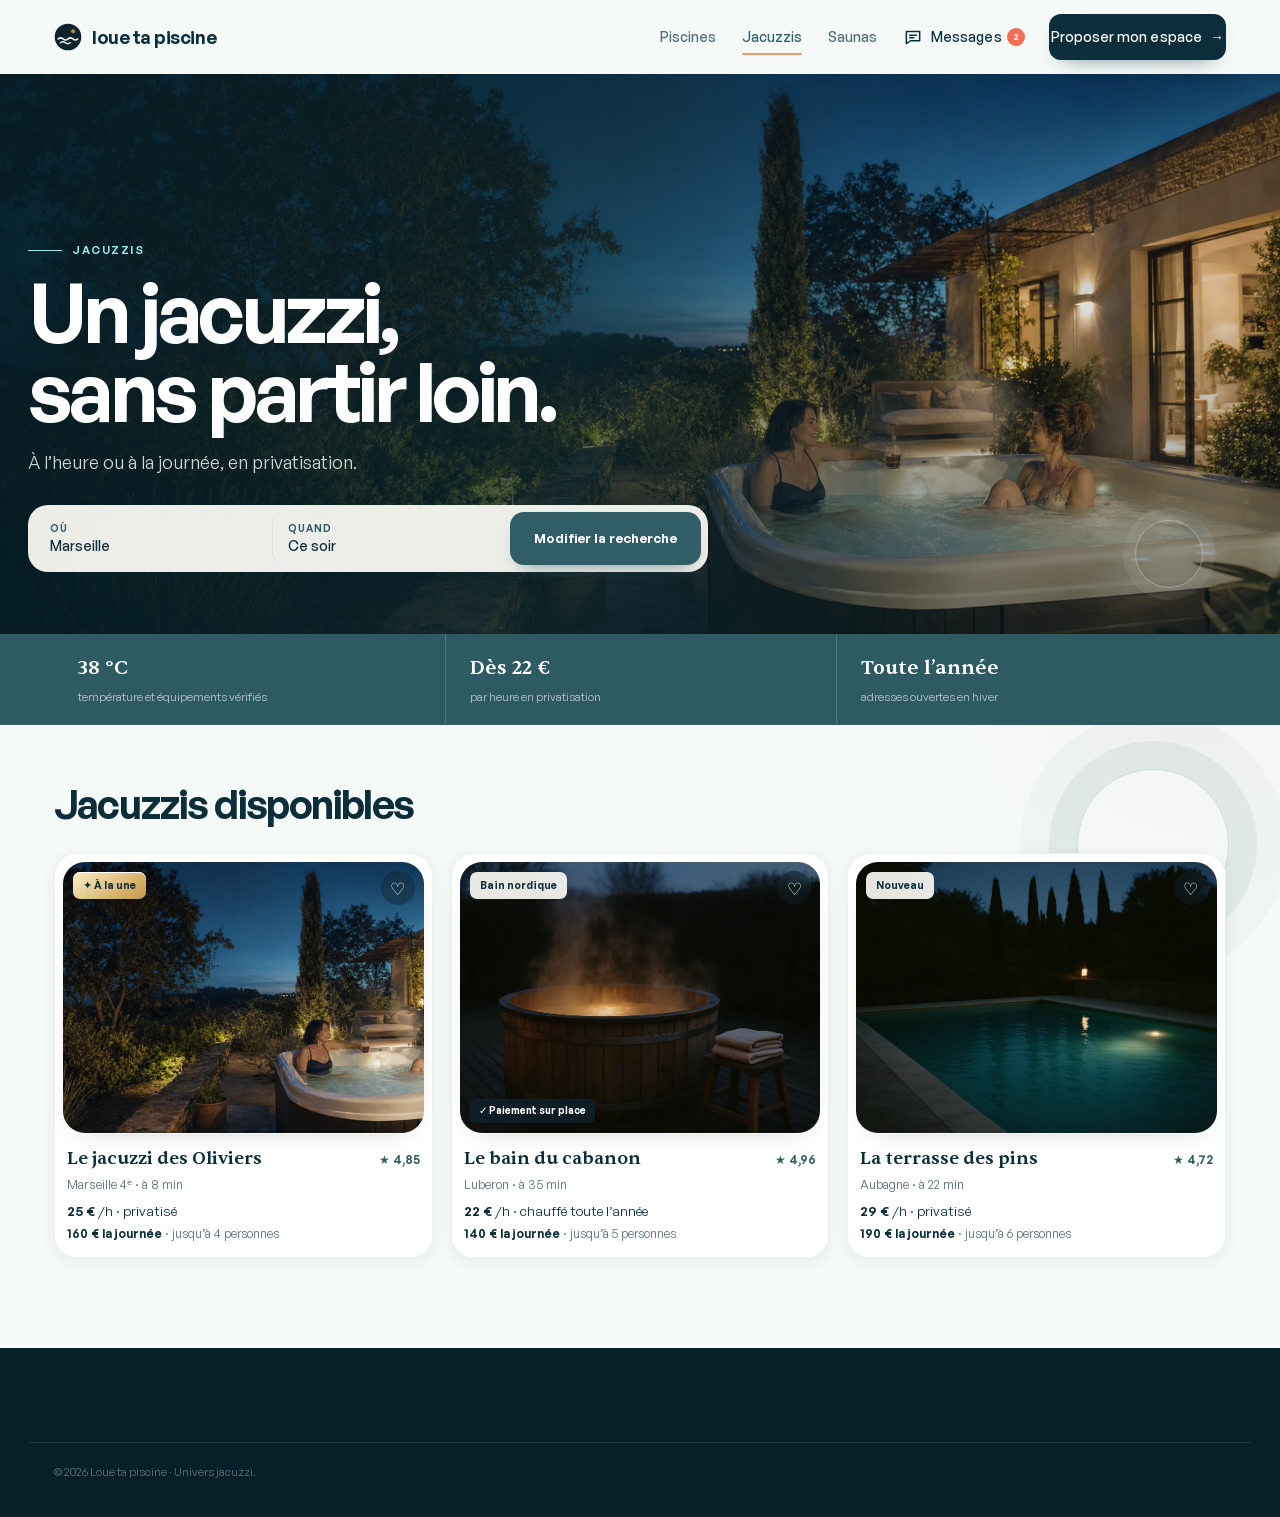
<file: jacuzzis.html>
<!doctype html>
<html lang="fr">
<head>
  <meta charset="utf-8"><meta name="viewport" content="width=device-width,initial-scale=1">
  <title>Jacuzzis privés à louer | Loue ta piscine</title>
  <meta name="description" content="Réservez un jacuzzi privé près de chez vous, à l’heure ou à la journée, été comme hiver.">
  <link rel="canonical" href="https://mazen-create11.github.io/loue-ta-piscine-demo/jacuzzis.html">
  <link rel="icon" href="favicon.svg" type="image/svg+xml">
  <link rel="preload" href="img/jacuzzi-convivial-v3.webp" as="image"><link rel="stylesheet" href="css/base.css"><link rel="stylesheet" href="css/univers.css"><link rel="stylesheet" href="css/atmosphere.css">
</head>
<body class="universe jacuzzi">
<header class="page"><div class="h-inner"><a class="logo" href="index.html" aria-label="Accueil"><svg viewBox="0 0 32 32" fill="none"><circle cx="16" cy="16" r="15.2" fill="#10222B"/><circle cx="21.8" cy="9.4" r="2.3" fill="#B98A46"/><path d="M4.8 18.2q2.8-2.4 5.6 0t5.6 0t5.6 0t5.6 0M7.4 22.6q2.8-2.1 5.6 0t5.6 0" stroke="#F2F1EA" stroke-width="1.7" stroke-linecap="round"/></svg><span>loue ta piscine</span></a><nav class="nav"><a class="hideable" href="piscines.html">Piscines</a><a class="hideable active" href="jacuzzis.html">Jacuzzis</a><a class="hideable" href="saunas.html">Saunas</a><a class="btn btn-message" href="messages.html?conversation=claire"><svg viewBox="0 0 24 24" fill="none" stroke-width="1.8" aria-hidden="true"><path d="M4 5.5h16v11H9l-5 3.5V5.5Z" stroke-linejoin="round"/><path d="M8 10h8M8 13h5" stroke-linecap="round"/></svg><span class="message-label">Messages</span><i class="nav-unread" aria-label="2 messages non lus">2</i></a><a class="btn host-entry" href="devenir-hote.html"><span class="host-entry-long">Proposer mon espace</span><span class="host-entry-short">Publier</span></a></nav></div></header>
<main><section class="u-hero"><img src="img/jacuzzi-convivial-v3.webp" alt="Deux amies profitent d’un jacuzzi privé dans un jardin provençal au crépuscule" width="1935" height="813" fetchpriority="high"><div class="u-hero-content"><p class="u-kicker">Jacuzzis</p><h1>Un jacuzzi, sans partir loin.</h1><p class="u-hero-copy">À l’heure ou à la journée, en privatisation.</p><div class="u-search"><button class="u-search-field" type="button" data-open-search="location">Où<span>Marseille</span></button><button class="u-search-field" type="button" data-open-search="date">Quand<span>Ce soir</span></button><button type="button">Modifier la recherche</button></div></div></section><div class="u-strip"><div class="wrap"><div class="u-proof"><b>38 °C</b><small>température et équipements vérifiés</small></div><div class="u-proof"><b>Dès 22 €</b><small>par heure en privatisation</small></div><div class="u-proof"><b>Toute l’année</b><small>adresses ouvertes en hiver</small></div></div></div>
<section class="u-list"><div class="wrap"><div class="u-head"><h2>Jacuzzis disponibles</h2></div><div class="u-grid">
  <a class="u-card reveal" href="fiche.html"><div class="u-photo"><img src="img/jacuzzi-convivial-v3.webp" alt="Jacuzzi convivial dans un jardin provençal" width="1935" height="813"><span class="u-badge premium">✦ À la une</span><button class="u-fav" type="button" aria-label="Ajouter aux favoris">♡</button></div><div class="u-body"><div class="u-title"><h3>Le jacuzzi des Oliviers</h3><span class="u-rating">★ 4,85</span></div><p class="u-place">Marseille 4ᵉ · à 8 min</p><p class="u-price"><b>25 €</b> /h · privatisé</p><p class="u-day"><b>160 € la journée</b> · jusqu’à 4 personnes</p></div></a>
  <a class="u-card reveal" href="fiche.html"><div class="u-photo"><img src="img/spa.webp" alt="Bain nordique dans un jardin" width="1000" height="667"><span class="u-badge">Bain nordique</span><span class="u-pay">✓ Paiement sur place</span><button class="u-fav" type="button" aria-label="Ajouter aux favoris">♡</button></div><div class="u-body"><div class="u-title"><h3>Le bain du cabanon</h3><span class="u-rating">★ 4,96</span></div><p class="u-place">Luberon · à 35 min</p><p class="u-price"><b>22 €</b> /h · chauffé toute l’année</p><p class="u-day"><b>140 € la journée</b> · jusqu’à 5 personnes</p></div></a>
  <a class="u-card reveal" href="fiche.html"><div class="u-photo"><img src="img/hero-bleue.webp" alt="Spa extérieur au crépuscule" width="1800" height="1200"><span class="u-badge">Nouveau</span><button class="u-fav" type="button" aria-label="Ajouter aux favoris">♡</button></div><div class="u-body"><div class="u-title"><h3>La terrasse des pins</h3><span class="u-rating">★ 4,72</span></div><p class="u-place">Aubagne · à 22 min</p><p class="u-price"><b>29 €</b> /h · privatisé</p><p class="u-day"><b>190 € la journée</b> · jusqu’à 6 personnes</p></div></a>
</div></div></section></main><footer class="site"><div class="legal">© 2026 Loue ta piscine · Univers jacuzzi.</div></footer>
<script>document.querySelectorAll('.reveal').forEach(function(e,i){setTimeout(function(){e.classList.add('in')},80*i)});document.querySelectorAll('.u-fav').forEach(function(b){b.addEventListener('click',function(e){e.preventDefault();b.textContent=b.textContent==='♥'?'♡':'♥'})});document.querySelectorAll('[data-open-search]').forEach(function(b){b.addEventListener('click',function(){location.href='index.html?type=spa&open='+b.dataset.openSearch+'#recherche'})});document.querySelector('.u-search>button:last-child').addEventListener('click',function(){location.href='index.html?type=spa&open=location#recherche'});</script>
</body></html>
</file>
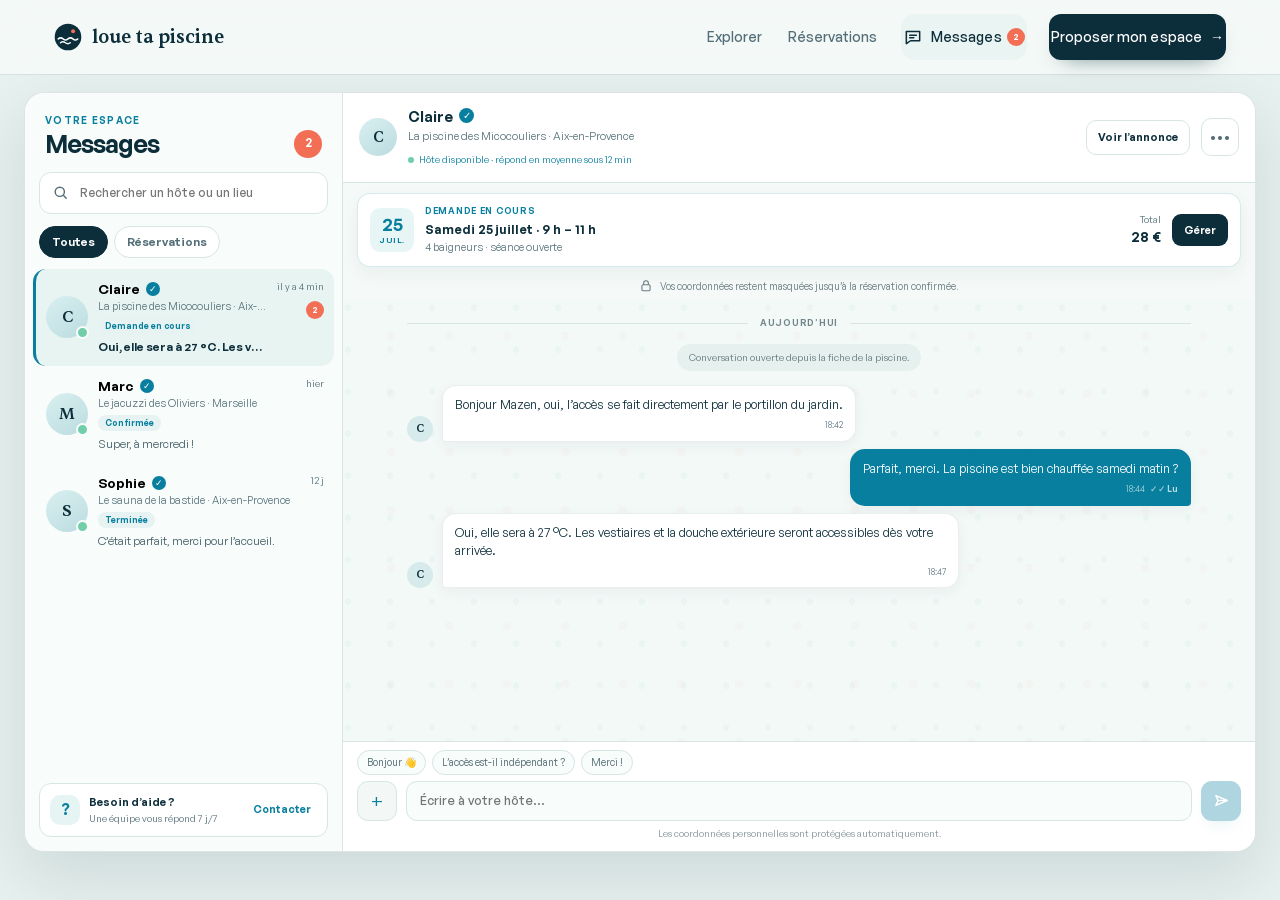
<file: messages.html>
<!doctype html>
<html lang="fr">
<head>
  <meta charset="utf-8">
  <meta name="viewport" content="width=device-width,initial-scale=1,viewport-fit=cover">
  <title>Messages — Loue ta piscine</title>
  <meta name="description" content="Échangez avec vos hôtes et retrouvez le contexte de chaque réservation.">
  <meta name="theme-color" content="#F5FAF8">
  <link rel="stylesheet" href="css/base.css">
  <link rel="stylesheet" href="css/messages.css">
</head>
<body class="messages-app">
<header class="page messages-header">
  <div class="h-inner">
    <a class="logo" href="index.html" aria-label="Loue ta piscine — accueil">
      <svg viewBox="0 0 32 32" fill="none" aria-hidden="true"><circle cx="16" cy="16" r="15.2" fill="#0C2D3A"/><circle cx="21.8" cy="9.4" r="2.3" fill="#F26E55"/><path d="M4.8 18.2q2.8-2.4 5.6 0t5.6 0t5.6 0t5.6 0M7.4 22.6q2.8-2.1 5.6 0t5.6 0" stroke="#F5FAF8" stroke-width="1.7" stroke-linecap="round"/></svg>
      <span>loue ta piscine</span>
    </a>
    <nav class="nav" aria-label="Navigation principale">
      <a class="hideable" href="piscines.html">Explorer</a>
      <a class="hideable" href="confirmation.html">Réservations</a>
      <a class="btn btn-message active" href="messages.html" aria-current="page"><svg viewBox="0 0 24 24" fill="none" stroke-width="1.8" aria-hidden="true"><path d="M4 5.5h16v11H9l-5 3.5V5.5Z" stroke-linejoin="round"/><path d="M8 10h8M8 13h5" stroke-linecap="round"/></svg><span class="message-label">Messages</span><i class="nav-unread" aria-label="2 messages non lus">2</i></a>
      <a class="btn host-entry" href="devenir-hote.html"><span class="host-entry-long">Proposer mon espace</span><span class="host-entry-short">Publier</span></a>
    </nav>
  </div>
</header>

<main class="message-page">
  <div class="message-shell">
    <aside class="conversation-pane" aria-label="Liste des conversations">
      <div class="conversation-title">
        <div><p>Votre espace</p><h1>Messages</h1></div>
        <span class="unread-total" id="unread-total" aria-label="Messages non lus">0</span>
      </div>
      <label class="conversation-search">
        <svg viewBox="0 0 24 24" fill="none" stroke="currentColor" stroke-width="2" aria-hidden="true"><circle cx="11" cy="11" r="6.5"/><path d="m16 16 4 4" stroke-linecap="round"/></svg>
        <input id="conversation-search" type="search" placeholder="Rechercher un hôte ou un lieu" autocomplete="off">
      </label>
      <div class="conversation-filters" role="tablist" aria-label="Filtrer les conversations">
        <button class="active" type="button" data-filter="all" role="tab" aria-selected="true">Toutes</button>
        <button type="button" data-filter="active" role="tab" aria-selected="false">Réservations</button>
      </div>
      <div class="conversation-list" id="conversation-list"></div>
      <div class="conversation-help"><span>?</span><div><b>Besoin d’aide ?</b><small>Une équipe vous répond 7 j/7</small></div><button type="button" id="help-button">Contacter</button></div>
    </aside>

    <section class="thread-pane" aria-label="Conversation active">
      <header class="thread-head">
        <button class="thread-back" id="thread-back" type="button" aria-label="Retour aux conversations"><svg viewBox="0 0 24 24" fill="none" stroke-width="2" aria-hidden="true"><path d="m14.5 5.5-6.5 6.5 6.5 6.5" stroke-linecap="round" stroke-linejoin="round"/></svg></button>
        <div class="thread-avatar" id="thread-avatar">C</div>
        <div class="thread-identity"><div><b id="thread-name">Claire</b><span class="verified" aria-label="Hôte vérifiée">✓</span></div><small id="thread-listing">La piscine des Micocouliers · Aix-en-Provence</small><span class="thread-presence"><i></i>Hôte disponible · répond en moyenne sous 12 min</span></div>
        <a class="thread-booking-link" href="fiche.html">Voir l’annonce</a>
        <button class="thread-more" id="thread-more" type="button" aria-label="Plus d’options">•••</button>
        <div class="thread-options" id="thread-options" hidden><button type="button" data-thread-action="archive">Archiver la conversation</button><button type="button" data-thread-action="report">Signaler un problème</button><button type="button" data-thread-action="support">Contacter la plateforme</button></div>
      </header>

      <div class="booking-context" id="booking-context">
        <div class="booking-date"><span id="booking-day">25</span><small id="booking-month">JUIL.</small></div>
        <div class="booking-main"><span class="booking-status" id="booking-status">Demande en cours</span><b id="booking-title">Samedi 25 juillet · 9 h – 11 h</b><small id="booking-meta">4 baigneurs · séance ouverte</small></div>
        <div class="booking-total"><small>Total</small><b id="booking-total">28 €</b></div>
        <a class="booking-action" id="booking-action" href="fiche.html">Gérer</a>
      </div>

      <div class="privacy-note" id="privacy-note">
        <svg viewBox="0 0 24 24" fill="none" stroke="currentColor" stroke-width="1.8" aria-hidden="true"><rect x="5" y="10" width="14" height="10" rx="2"/><path d="M8 10V7a4 4 0 0 1 8 0v3"/></svg>
        <span>Vos coordonnées restent masquées jusqu’à la réservation confirmée.</span>
      </div>

      <div class="message-stream" id="message-stream" role="log" aria-live="polite" aria-relevant="additions"></div>

      <div class="composer-zone">
        <div class="quick-replies" id="quick-replies" aria-label="Réponses rapides">
          <button type="button">Bonjour 👋</button><button type="button">L’accès est-il indépendant ?</button><button type="button">Merci !</button>
        </div>
        <form class="message-composer" id="message-form">
          <button class="composer-plus" id="composer-plus" type="button" aria-label="Ajouter une pièce jointe" aria-expanded="false">+</button>
          <div class="composer-menu" id="composer-menu" hidden>
            <button type="button" data-action="photo">Ajouter une photo</button>
            <button type="button" data-action="rules">Voir le règlement</button>
            <button type="button" data-action="report">Signaler un problème</button>
          </div>
          <input id="message-input" type="text" maxlength="500" placeholder="Écrire à votre hôte…" autocomplete="off" aria-label="Votre message">
          <button class="send-button" id="send-button" type="submit" aria-label="Envoyer le message" disabled><svg viewBox="0 0 24 24" fill="none" stroke="currentColor" stroke-width="2" aria-hidden="true"><path d="m4 5 16 7-16 7 3-7-3-7z" stroke-linejoin="round"/><path d="M7 12h13"/></svg></button>
        </form>
        <p class="composer-hint" id="composer-hint">Les coordonnées personnelles sont protégées automatiquement.</p>
      </div>
    </section>
  </div>
</main>

<div class="message-toast" id="message-toast" role="status" aria-live="polite"></div>
<script src="js/messages.js"></script>
</body>
</html>
</file>
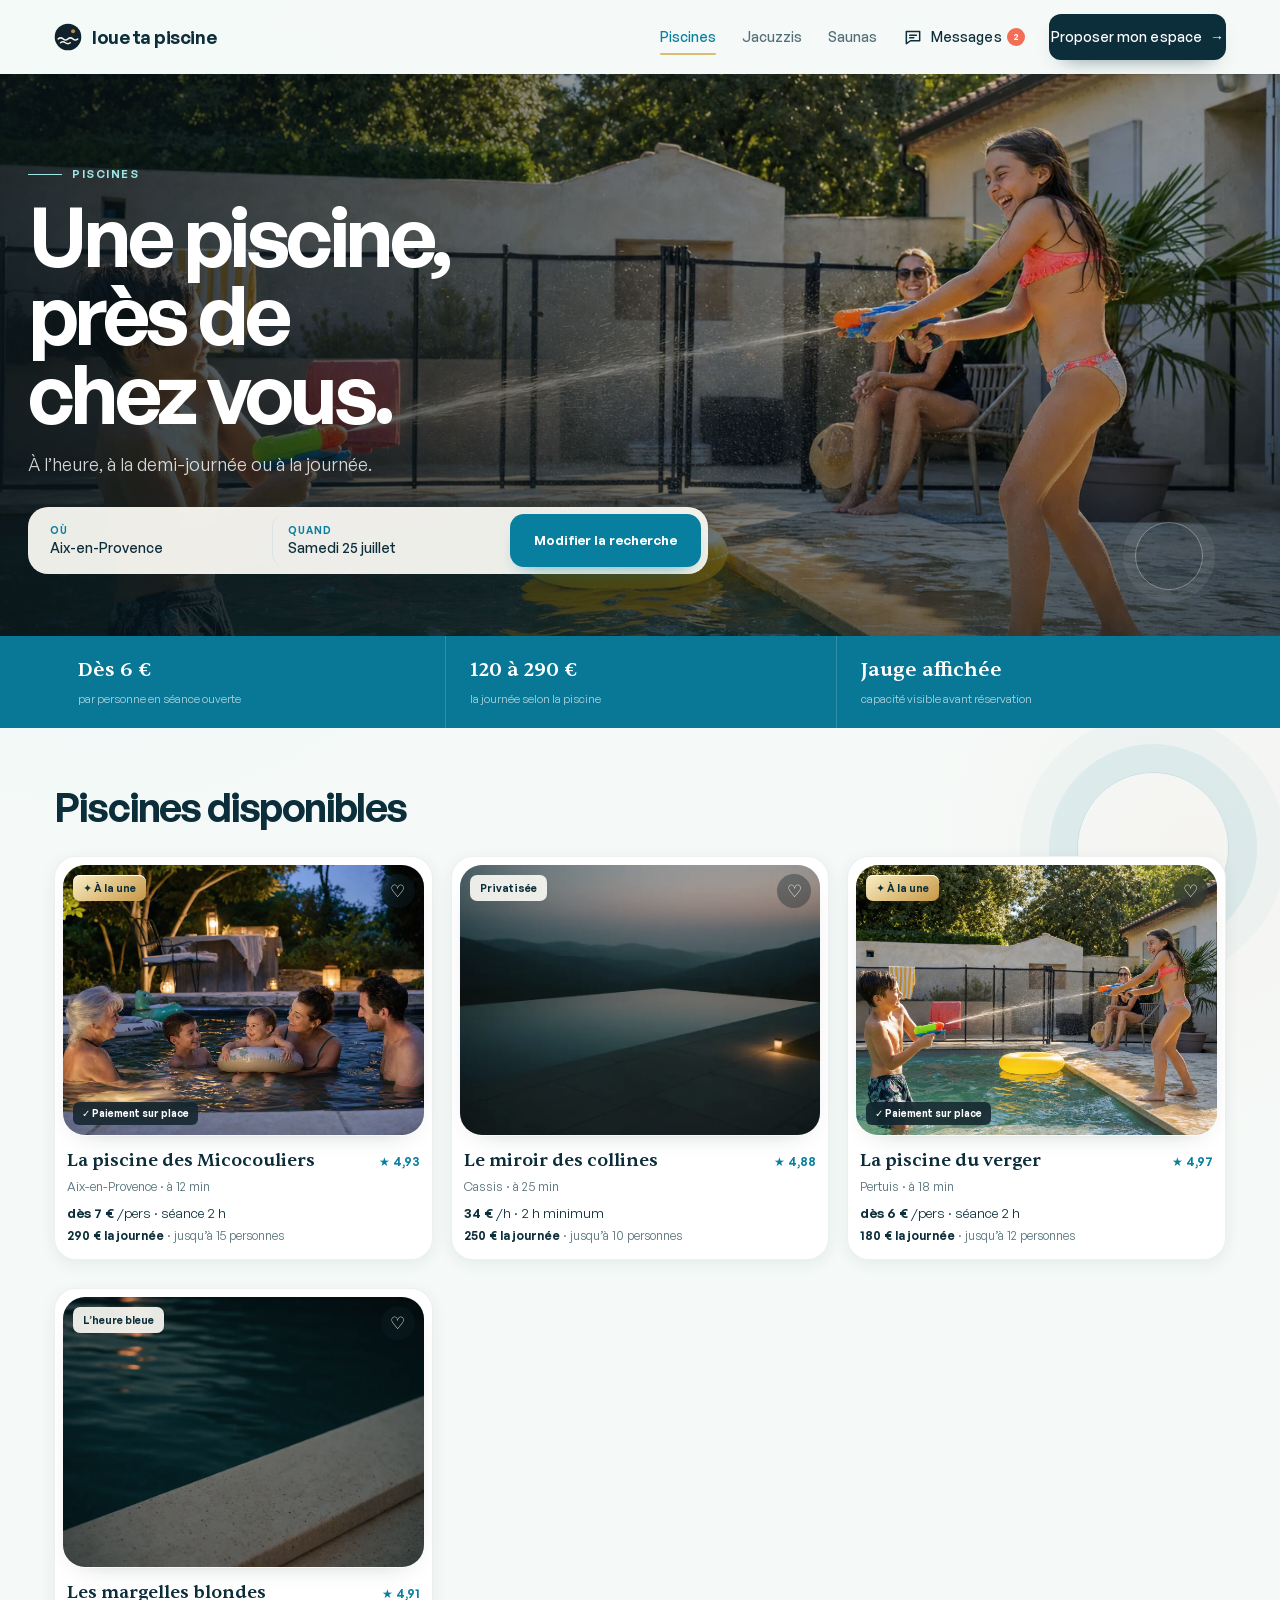
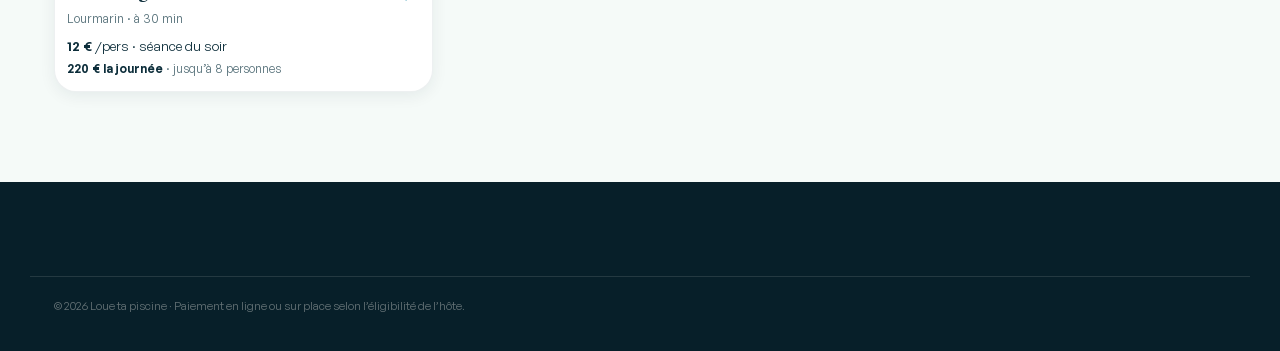
<file: piscines.html>
<!doctype html>
<html lang="fr">
<head>
  <meta charset="utf-8"><meta name="viewport" content="width=device-width,initial-scale=1">
  <title>Piscines privées à louer | Loue ta piscine</title>
  <meta name="description" content="Réservez une piscine privée près de chez vous, à l’heure, à la demi-journée ou à la journée.">
  <link rel="canonical" href="https://mazen-create11.github.io/loue-ta-piscine-demo/piscines.html">
  <link rel="icon" href="favicon.svg" type="image/svg+xml">
  <link rel="preload" href="img/famille-jeux-v2.webp" as="image">
  <link rel="stylesheet" href="css/base.css"><link rel="stylesheet" href="css/univers.css"><link rel="stylesheet" href="css/atmosphere.css">
</head>
<body class="universe piscine">
<header class="page"><div class="h-inner">
  <a class="logo" href="index.html" aria-label="Accueil"><svg viewBox="0 0 32 32" fill="none"><circle cx="16" cy="16" r="15.2" fill="#10222B"/><circle cx="21.8" cy="9.4" r="2.3" fill="#B98A46"/><path d="M4.8 18.2q2.8-2.4 5.6 0t5.6 0t5.6 0t5.6 0M7.4 22.6q2.8-2.1 5.6 0t5.6 0" stroke="#F2F1EA" stroke-width="1.7" stroke-linecap="round"/></svg><span>loue ta piscine</span></a>
  <nav class="nav" aria-label="Navigation"><a class="hideable active" href="piscines.html">Piscines</a><a class="hideable" href="jacuzzis.html">Jacuzzis</a><a class="hideable" href="saunas.html">Saunas</a><a class="btn btn-message" href="messages.html?conversation=claire"><svg viewBox="0 0 24 24" fill="none" stroke-width="1.8" aria-hidden="true"><path d="M4 5.5h16v11H9l-5 3.5V5.5Z" stroke-linejoin="round"/><path d="M8 10h8M8 13h5" stroke-linecap="round"/></svg><span class="message-label">Messages</span><i class="nav-unread" aria-label="2 messages non lus">2</i></a><a class="btn host-entry" href="devenir-hote.html"><span class="host-entry-long">Proposer mon espace</span><span class="host-entry-short">Publier</span></a></nav>
</div></header>
<main>
  <section class="u-hero"><img src="img/famille-jeux-v2.webp" alt="Des baigneurs profitent d’une piscine privée" width="1536" height="1024" fetchpriority="high"><div class="u-hero-content"><p class="u-kicker">Piscines</p><h1>Une piscine, près de chez vous.</h1><p class="u-hero-copy">À l’heure, à la demi-journée ou à la journée.</p><div class="u-search"><button class="u-search-field" type="button" data-open-search="location">Où<span>Aix-en-Provence</span></button><button class="u-search-field" type="button" data-open-search="date">Quand<span>Samedi 25 juillet</span></button><button type="button">Modifier la recherche</button></div></div></section>
  <div class="u-strip"><div class="wrap"><div class="u-proof"><b>Dès 6 €</b><small>par personne en séance ouverte</small></div><div class="u-proof"><b>120 à 290 €</b><small>la journée selon la piscine</small></div><div class="u-proof"><b>Jauge affichée</b><small>capacité visible avant réservation</small></div></div></div>
  <section class="u-list"><div class="wrap"><div class="u-head"><h2>Piscines disponibles</h2></div><div class="u-grid">
    <a class="u-card reveal" href="fiche.html"><div class="u-photo"><img src="img/famille-bleue-v2.webp" alt="Famille dans une piscine à l’heure bleue" width="1536" height="1024"><span class="u-badge premium">✦ À la une</span><span class="u-pay">✓ Paiement sur place</span><button class="u-fav" type="button" aria-label="Ajouter aux favoris">♡</button></div><div class="u-body"><div class="u-title"><h3>La piscine des Micocouliers</h3><span class="u-rating">★ 4,93</span></div><p class="u-place">Aix-en-Provence · à 12 min</p><p class="u-price"><b>dès 7 €</b> /pers · séance 2 h</p><p class="u-day"><b>290 € la journée</b> · jusqu’à 15 personnes</p></div></a>
    <a class="u-card reveal" href="fiche.html"><div class="u-photo"><img src="img/moderne.webp" alt="Piscine contemporaine avec vue sur les collines" width="900" height="600"><span class="u-badge">Privatisée</span><button class="u-fav" type="button" aria-label="Ajouter aux favoris">♡</button></div><div class="u-body"><div class="u-title"><h3>Le miroir des collines</h3><span class="u-rating">★ 4,88</span></div><p class="u-place">Cassis · à 25 min</p><p class="u-price"><b>34 €</b> /h · 2 h minimum</p><p class="u-day"><b>250 € la journée</b> · jusqu’à 10 personnes</p></div></a>
    <a class="u-card reveal" href="fiche.html"><div class="u-photo"><img src="img/famille-jeux-v2.webp" alt="Piscine animée avec jeux d’eau" width="1536" height="1024"><span class="u-badge premium">✦ À la une</span><span class="u-pay">✓ Paiement sur place</span><button class="u-fav" type="button" aria-label="Ajouter aux favoris">♡</button></div><div class="u-body"><div class="u-title"><h3>La piscine du verger</h3><span class="u-rating">★ 4,97</span></div><p class="u-place">Pertuis · à 18 min</p><p class="u-price"><b>dès 6 €</b> /pers · séance 2 h</p><p class="u-day"><b>180 € la journée</b> · jusqu’à 12 personnes</p></div></a>
    <a class="u-card reveal" href="fiche.html"><div class="u-photo"><img src="img/margelle.webp" alt="Piscine à l’heure bleue" width="1000" height="667"><span class="u-badge">L’heure bleue</span><button class="u-fav" type="button" aria-label="Ajouter aux favoris">♡</button></div><div class="u-body"><div class="u-title"><h3>Les margelles blondes</h3><span class="u-rating">★ 4,91</span></div><p class="u-place">Lourmarin · à 30 min</p><p class="u-price"><b>12 €</b> /pers · séance du soir</p><p class="u-day"><b>220 € la journée</b> · jusqu’à 8 personnes</p></div></a>
  </div></div></section>
</main>
<footer class="site"><div class="legal">© 2026 Loue ta piscine · Paiement en ligne ou sur place selon l’éligibilité de l’hôte.</div></footer>
<script>document.querySelectorAll('.reveal').forEach(function(e,i){setTimeout(function(){e.classList.add('in')},80*i)});document.querySelectorAll('.u-fav').forEach(function(b){b.addEventListener('click',function(e){e.preventDefault();b.textContent=b.textContent==='♥'?'♡':'♥'})});document.querySelectorAll('[data-open-search]').forEach(function(b){b.addEventListener('click',function(){location.href='index.html?type=piscine&open='+b.dataset.openSearch+'#recherche'})});document.querySelector('.u-search>button:last-child').addEventListener('click',function(){location.href='index.html?type=piscine&open=location#recherche'});</script>
</body></html>
</file>
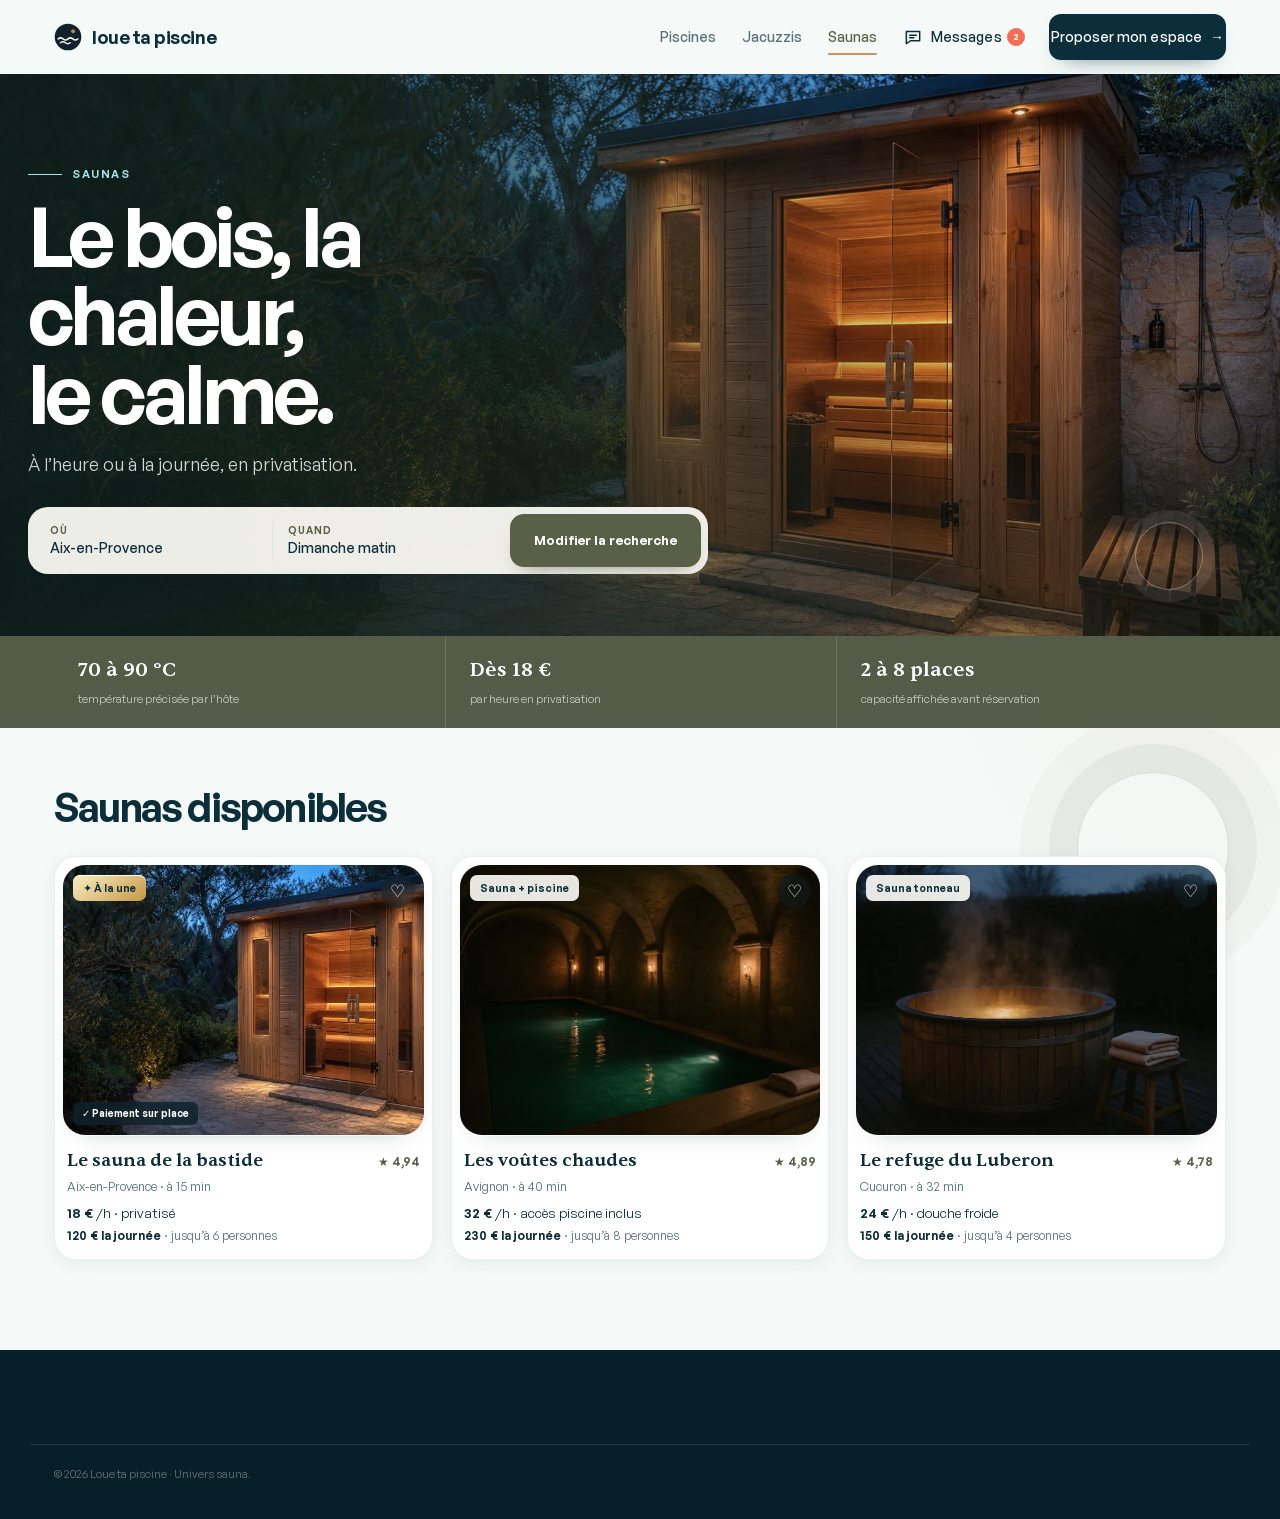
<file: saunas.html>
<!doctype html>
<html lang="fr">
<head>
  <meta charset="utf-8"><meta name="viewport" content="width=device-width,initial-scale=1">
  <title>Saunas privés à louer | Loue ta piscine</title>
  <meta name="description" content="Réservez un sauna privé près de chez vous, à l’heure ou à la journée, dans une ambiance bois et chaleur sèche.">
  <link rel="canonical" href="https://mazen-create11.github.io/loue-ta-piscine-demo/saunas.html">
  <link rel="icon" href="favicon.svg" type="image/svg+xml">
  <link rel="preload" href="img/sauna-jardin-v3.webp" as="image"><link rel="stylesheet" href="css/base.css"><link rel="stylesheet" href="css/univers.css"><link rel="stylesheet" href="css/atmosphere.css">
</head>
<body class="universe sauna">
<header class="page"><div class="h-inner"><a class="logo" href="index.html" aria-label="Accueil"><svg viewBox="0 0 32 32" fill="none"><circle cx="16" cy="16" r="15.2" fill="#10222B"/><circle cx="21.8" cy="9.4" r="2.3" fill="#B98A46"/><path d="M4.8 18.2q2.8-2.4 5.6 0t5.6 0t5.6 0t5.6 0M7.4 22.6q2.8-2.1 5.6 0t5.6 0" stroke="#F2F1EA" stroke-width="1.7" stroke-linecap="round"/></svg><span>loue ta piscine</span></a><nav class="nav"><a class="hideable" href="piscines.html">Piscines</a><a class="hideable" href="jacuzzis.html">Jacuzzis</a><a class="hideable active" href="saunas.html">Saunas</a><a class="btn btn-message" href="messages.html?conversation=claire"><svg viewBox="0 0 24 24" fill="none" stroke-width="1.8" aria-hidden="true"><path d="M4 5.5h16v11H9l-5 3.5V5.5Z" stroke-linejoin="round"/><path d="M8 10h8M8 13h5" stroke-linecap="round"/></svg><span class="message-label">Messages</span><i class="nav-unread" aria-label="2 messages non lus">2</i></a><a class="btn host-entry" href="devenir-hote.html"><span class="host-entry-long">Proposer mon espace</span><span class="host-entry-short">Publier</span></a></nav></div></header>
<main><section class="u-hero"><img src="img/sauna-jardin-v3.webp" alt="Sauna en cèdre ouvert et éclairé dans un jardin provençal à l’heure bleue" width="1774" height="887" fetchpriority="high"><div class="u-hero-content"><p class="u-kicker">Saunas</p><h1>Le bois, la chaleur, le calme.</h1><p class="u-hero-copy">À l’heure ou à la journée, en privatisation.</p><div class="u-search"><button class="u-search-field" type="button" data-open-search="location">Où<span>Aix-en-Provence</span></button><button class="u-search-field" type="button" data-open-search="date">Quand<span>Dimanche matin</span></button><button type="button">Modifier la recherche</button></div></div></section><div class="u-strip"><div class="wrap"><div class="u-proof"><b>70 à 90 °C</b><small>température précisée par l’hôte</small></div><div class="u-proof"><b>Dès 18 €</b><small>par heure en privatisation</small></div><div class="u-proof"><b>2 à 8 places</b><small>capacité affichée avant réservation</small></div></div></div>
<section class="u-list"><div class="wrap"><div class="u-head"><h2>Saunas disponibles</h2></div><div class="u-grid">
  <a class="u-card reveal" href="fiche.html"><div class="u-photo"><img src="img/sauna-jardin-v3.webp" alt="Sauna privé en cèdre ouvert sur un jardin" width="1774" height="887"><span class="u-badge premium">✦ À la une</span><span class="u-pay">✓ Paiement sur place</span><button class="u-fav" type="button" aria-label="Ajouter aux favoris">♡</button></div><div class="u-body"><div class="u-title"><h3>Le sauna de la bastide</h3><span class="u-rating">★ 4,94</span></div><p class="u-place">Aix-en-Provence · à 15 min</p><p class="u-price"><b>18 €</b> /h · privatisé</p><p class="u-day"><b>120 € la journée</b> · jusqu’à 6 personnes</p></div></a>
  <a class="u-card reveal" href="fiche.html"><div class="u-photo"><img src="img/interieure.webp" alt="Espace bien-être voûté en pierre" width="900" height="600"><span class="u-badge">Sauna + piscine</span><button class="u-fav" type="button" aria-label="Ajouter aux favoris">♡</button></div><div class="u-body"><div class="u-title"><h3>Les voûtes chaudes</h3><span class="u-rating">★ 4,89</span></div><p class="u-place">Avignon · à 40 min</p><p class="u-price"><b>32 €</b> /h · accès piscine inclus</p><p class="u-day"><b>230 € la journée</b> · jusqu’à 8 personnes</p></div></a>
  <a class="u-card reveal" href="fiche.html"><div class="u-photo"><img src="img/spa.webp" alt="Cabane bien-être dans un jardin" width="1000" height="667"><span class="u-badge">Sauna tonneau</span><button class="u-fav" type="button" aria-label="Ajouter aux favoris">♡</button></div><div class="u-body"><div class="u-title"><h3>Le refuge du Luberon</h3><span class="u-rating">★ 4,78</span></div><p class="u-place">Cucuron · à 32 min</p><p class="u-price"><b>24 €</b> /h · douche froide</p><p class="u-day"><b>150 € la journée</b> · jusqu’à 4 personnes</p></div></a>
</div></div></section></main><footer class="site"><div class="legal">© 2026 Loue ta piscine · Univers sauna.</div></footer>
<script>document.querySelectorAll('.reveal').forEach(function(e,i){setTimeout(function(){e.classList.add('in')},80*i)});document.querySelectorAll('.u-fav').forEach(function(b){b.addEventListener('click',function(e){e.preventDefault();b.textContent=b.textContent==='♥'?'♡':'♥'})});document.querySelectorAll('[data-open-search]').forEach(function(b){b.addEventListener('click',function(){location.href='index.html?type=sauna&open='+b.dataset.openSearch+'#recherche'})});document.querySelector('.u-search>button:last-child').addEventListener('click',function(){location.href='index.html?type=sauna&open=location#recherche'});</script>
</body></html>
</file>
<file: css/atmosphere.css>
/* Évasion locale : une DA vive et conviviale, sans modifier l’offre. */
:root{
  --encre:#0C2D3A;--encre-2:#071F29;--craie:#F5FAF8;--craie-2:#FFFFFF;
  --bassin:#087F9E;--bassin-vif:#12A6B8;--solaire:#F26E55;--solaire-ink:#A74432;
  --brume:#536E77;--line:#D7E5E5;--r:16px;
  --shadow-1:0 4px 16px rgba(12,45,58,.07);--shadow-2:0 20px 54px rgba(12,45,58,.13)
}
body.home-app,
body.universe,
body.listing-app,
body.confirmation-app{
  background-color:var(--craie);
  background-image:
    radial-gradient(circle at 8% 20%,rgba(18,166,184,.055),transparent 24%),
    radial-gradient(circle at 94% 44%,rgba(242,110,85,.045),transparent 20%);
  background-size:auto;
}

.home-app #annonces,
.universe .u-list,
.listing-app main.wrap{
  position:relative;
  isolation:isolate;
}

.home-app #annonces::before,
.universe .u-list::before,
.listing-app main.wrap::before{
  content:"";
  position:absolute;
  z-index:-1;
  width:150px;
  height:150px;
  border:1px solid rgba(47,93,84,.11);
  border-radius:50%;
  box-shadow:0 0 0 28px rgba(47,93,84,.055),0 0 0 57px rgba(47,93,84,.028);
  pointer-events:none;
}

.home-app #annonces::before{display:none}
.universe .u-list::before{right:4vw;top:44px;border-color:color-mix(in srgb,var(--u-accent) 18%,transparent);box-shadow:0 0 0 28px color-mix(in srgb,var(--u-accent) 7%,transparent),0 0 0 57px color-mix(in srgb,var(--u-accent) 3%,transparent)}
.listing-app main.wrap::before{left:-55px;top:520px}

.home-app .hero::after,
.universe .u-hero::after{
  content:"";
  position:absolute;
  right:clamp(22px,6vw,90px);
  bottom:46px;
  z-index:2;
  width:66px;
  height:66px;
  border:1px solid rgba(242,241,234,.38);
  border-radius:50%;
  box-shadow:0 0 0 12px rgba(242,241,234,.08);
  pointer-events:none;
}
.home-app .hero::before{content:"";position:absolute;z-index:3;left:0;right:0;bottom:-1px;height:24px;background:var(--craie);clip-path:polygon(0 64%,8% 82%,17% 58%,27% 77%,38% 55%,49% 80%,60% 57%,71% 78%,82% 55%,91% 78%,100% 62%,100% 100%,0 100%);pointer-events:none}

/* Structure publique : plus lumineuse, plus proche d’une application. */
.home-app header .h-inner{max-width:1320px;padding:16px 28px}
.home-app .logo span,.universe .logo span{font-family:var(--sans);font-weight:600;letter-spacing:-.025em}
.home-app header.solid{background:rgba(245,250,248,.94);box-shadow:0 1px 0 rgba(12,45,58,.08);backdrop-filter:blur(18px) saturate(1.2)}
.home-app .btn-message{min-height:40px;padding:8px 9px;border:0;border-radius:10px;background:transparent;color:#fff;box-shadow:none;backdrop-filter:none}
.home-app .btn-message svg{width:20px;height:20px;stroke:currentColor}
.home-app .btn-message .nav-unread{box-shadow:0 0 0 2px rgba(12,45,58,.28)}
.home-app .host-entry{min-height:42px;padding:9px 14px;border-radius:12px;background:rgba(255,255,255,.95);color:var(--encre);box-shadow:0 10px 26px -15px rgba(0,0,0,.65)}
.home-app .nav a.host-entry,.home-app .nav a.host-entry:hover{color:var(--encre)}
.home-app .host-entry-short{display:none}
.home-app .host-entry::after{content:"→";font-size:14px}
.home-app header.solid .btn-message{color:var(--encre)}
.home-app header.solid .host-entry{background:var(--encre);color:#fff}.home-app header.solid .nav a.host-entry{color:#fff}
.home-app .hero{height:min(86vh,760px);min-height:600px;overflow:visible}
.home-app .hero .veil{background:linear-gradient(90deg,rgba(6,31,40,.74),rgba(6,31,40,.35) 50%,rgba(6,31,40,.12)),linear-gradient(0deg,rgba(6,31,40,.5),transparent 60%)}
.home-app .hero .h-content{z-index:50;max-width:1320px;padding-inline:28px;padding-bottom:72px}
.home-app .hero .h-content::before{
  content:"";position:absolute;left:clamp(520px,48vw,710px);bottom:170px;width:7px;height:12px;
  border-radius:70% 35% 65% 40%;background:rgba(255,255,255,.76);transform:rotate(28deg);
  box-shadow:15px 13px 0 -1px rgba(255,255,255,.42),31px 3px 0 -2px var(--solaire);pointer-events:none
}
.home-app .hero h1,.universe .u-hero h1{font-family:var(--sans);font-weight:600;letter-spacing:-.055em;line-height:.96}
.home-app .hero h1{font-size:clamp(42px,5.8vw,74px);max-width:11ch;margin-bottom:14px;text-shadow:0 5px 28px rgba(3,23,31,.25)}
.home-app .hero .sub{font-size:clamp(16px,1.6vw,19px);font-weight:500;color:rgba(255,255,255,.88);margin-bottom:30px}
.home-app h2,.universe .u-head h2,.listing-app h1,.listing-app h2{font-family:var(--sans)!important;font-weight:600!important;letter-spacing:-.045em!important}

/* Recherche principale */
.home-app .search-shell{position:relative;width:min(920px,100%)}
.home-app .search{max-width:none;padding:7px;gap:2px;border-radius:22px;background:rgba(255,255,255,.97);box-shadow:0 22px 48px rgba(5,32,41,.28);overflow:visible}
.home-app .search .field{position:relative;padding:12px 18px;border:0!important;border-radius:15px;min-height:64px}
.home-app .search .field:hover,.home-app .search .field[aria-expanded="true"]{background:#EAF6F6}
.home-app .search .field[aria-expanded="true"]{box-shadow:inset 0 0 0 2px rgba(8,127,158,.25)}
.home-app .search .f-label{color:var(--bassin);font-size:10px;letter-spacing:.12em}
.home-app .search .f-val{font-weight:500;font-size:15px}
.home-app .search .go{display:inline-flex;align-items:center;justify-content:center;gap:9px;min-width:154px;border-radius:16px;padding:0 22px;background:linear-gradient(135deg,var(--bassin-vif),var(--bassin));box-shadow:0 12px 24px -13px rgba(8,127,158,.9);transition:transform .18s var(--eo),box-shadow .18s var(--eo)}
.home-app .search .go:hover{transform:translateY(-1px);box-shadow:0 16px 28px -13px rgba(8,127,158,.9)}
.home-app .search .go svg{width:19px;height:19px}
.home-app .search-popover{position:absolute;z-index:70;top:auto;bottom:calc(100% + 12px);left:0;width:min(480px,calc(100vw - 32px));padding:18px;border:1px solid rgba(12,45,58,.1);border-radius:20px;background:#fff;color:var(--encre);box-shadow:0 24px 60px rgba(6,35,44,.24);text-align:left}
.home-app .search-popover[hidden]{display:none}
.home-app .search-popover.date-popover{left:22%;width:min(470px,calc(100vw - 32px))}
.home-app .search-popover.guest-popover{left:auto;right:130px;width:min(330px,calc(100vw - 32px))}
.home-app .pop-head{display:flex;align-items:center;justify-content:space-between;gap:12px;margin-bottom:14px}
.home-app .pop-head b{font-size:16px}
.home-app .pop-close{width:34px;height:34px;border:0;border-radius:10px;background:#EFF6F5;color:var(--encre);font-size:18px}
.home-app .place-input{display:flex;align-items:center;gap:10px;padding:0 13px;border:1px solid var(--line);border-radius:13px;background:#F8FBFA}
.home-app .place-input:focus-within{border-color:var(--bassin);box-shadow:0 0 0 3px rgba(8,127,158,.1)}
.home-app .place-input svg{width:18px;color:var(--bassin);flex:none}
.home-app .place-input input{width:100%;min-height:48px;border:0;outline:0;background:transparent;color:var(--encre);font:500 15px var(--sans)}
.home-app .place-help{margin:10px 2px 7px;color:var(--brume);font-size:11.5px}
.home-app .place-results{display:flex;flex-direction:column;gap:4px;max-height:286px;overflow:auto}
.home-app .place-option{display:flex;align-items:center;gap:11px;width:100%;padding:10px;border:0;border-radius:12px;background:transparent;color:var(--encre);text-align:left}
.home-app .place-option:hover,.home-app .place-option.active{background:#EAF6F6}
.home-app .place-mark{display:grid;place-items:center;width:36px;height:36px;border-radius:11px;background:#DDF1F1;color:var(--bassin);font-weight:600;flex:none}
.home-app .place-copy b,.home-app .place-copy small{display:block}.home-app .place-copy b{font-size:13.5px}.home-app .place-copy small{color:var(--brume);font-size:11px;margin-top:1px}
.home-app .date-quick{display:flex;gap:7px;overflow-x:auto;margin-bottom:14px;scrollbar-width:none}
.home-app .date-quick button{border:1px solid var(--line);border-radius:11px;background:#fff;color:var(--encre);padding:8px 11px;white-space:nowrap;font-size:12px;font-weight:600}
.home-app .date-quick button:hover{border-color:var(--bassin);color:var(--bassin)}
.home-app .cal-head{display:flex;align-items:center;justify-content:space-between;margin-bottom:12px}
.home-app .cal-head b{text-transform:capitalize;font-size:14px}
.home-app .cal-nav{width:36px;height:36px;border:0;border-radius:11px;background:#EFF6F5;color:var(--encre);font-size:18px}
.home-app .cal-grid{display:grid;grid-template-columns:repeat(7,1fr);gap:5px}
.home-app .cal-grid .dow{text-align:center;color:var(--brume);font-size:10px;text-transform:uppercase;padding-bottom:4px}
.home-app .cal-day{aspect-ratio:1;border:0;border-radius:11px;background:transparent;color:var(--encre);font-weight:500;font-size:12px}
.home-app .cal-day:hover:not(:disabled){background:#DDF1F1;color:var(--bassin)}
.home-app .cal-day.today{box-shadow:inset 0 0 0 1px var(--bassin)}
.home-app .cal-day.selected{background:var(--bassin);color:#fff;box-shadow:0 7px 16px -8px rgba(8,127,158,.8)}
.home-app .cal-day:disabled{color:#BBC8CB;cursor:default}
.home-app .guest-row{display:flex;align-items:center;gap:16px;padding:12px 2px}
.home-app .guest-row+.guest-row{border-top:1px solid var(--line)}
.home-app .guest-copy{flex:1}.home-app .guest-copy b,.home-app .guest-copy small{display:block}.home-app .guest-copy small{color:var(--brume);font-size:11px;margin-top:2px}
.home-app .guest-step{display:flex;align-items:center;gap:13px}.home-app .guest-step button{width:38px;height:38px;border:1px solid var(--line);border-radius:12px;background:#fff;color:var(--bassin);font-size:18px}.home-app .guest-step b{min-width:18px;text-align:center}
.home-app .search-toast{position:fixed;left:50%;bottom:24px;z-index:120;transform:translate(-50%,20px);opacity:0;pointer-events:none;padding:12px 17px;border-radius:14px;background:var(--encre);color:#fff;font-size:13px;font-weight:600;box-shadow:0 16px 36px rgba(5,31,40,.26);transition:.25s var(--eo)}
.home-app .search-toast.show{opacity:1;transform:translate(-50%,0)}

.home-app .card .c-img,
.universe .u-photo{
  border-radius:22px;
  box-shadow:0 1px 0 rgba(255,255,255,.7),0 10px 28px -20px rgba(16,34,43,.45);
}

.home-app .card:nth-child(3n+2) .c-img,
.universe .u-card:nth-child(3n+2) .u-photo{border-radius:22px}

.home-app .card .c-img img,
.universe .u-photo img,
.listing-app .gallery img{filter:saturate(.93) contrast(.98) brightness(1.015)}

.home-app .card:hover .c-img,
.universe .u-card:hover .u-photo{box-shadow:0 1px 0 rgba(255,255,255,.8),0 18px 34px -21px rgba(16,34,43,.52)}
.home-app .grid{gap:28px 18px}
.home-app .card h3{font-family:var(--sans);font-weight:600;letter-spacing:-.025em;font-size:16px}
.home-app .card .c-body{padding-top:12px}.home-app .card .c-place{margin-top:3px}
.home-app .card .c-badge{border-radius:10px;padding:5px 9px;box-shadow:0 5px 14px rgba(12,45,58,.1)}
.home-app .badge-ouverte{background:rgba(8,127,158,.9)}
.home-app .badge-premium{background:linear-gradient(135deg,#FFE3A2,#F5A75C);color:var(--encre)}
.home-app .card .fav{width:38px;height:38px;background:rgba(7,31,41,.48);transition:transform .18s var(--eo),background .18s var(--eo)}
.home-app .card .fav:hover{transform:scale(1.06);background:var(--bassin)}
.home-app .pay-place{background:#E5F5F3;border-color:#BCE3DF;color:#087164}.home-app .premium-proof{background:#FFF0D2;color:#88521B}

.home-app .chipbar{top:72px;background:rgba(245,250,248,.91);border-color:rgba(12,45,58,.08);backdrop-filter:blur(18px) saturate(1.15)}
.home-app .chipbar .c-inner{max-width:1320px;padding:11px 28px;gap:8px}
.home-app .chip{min-height:44px;padding:9px 14px;border-radius:13px;background:#fff;border-color:rgba(12,45,58,.1);box-shadow:0 3px 12px rgba(12,45,58,.035);color:var(--brume)}
.home-app .chip svg{padding:2px;border-radius:5px;color:var(--bassin)}
.home-app .chip.active{background:var(--bassin);border-color:var(--bassin);color:#fff;box-shadow:0 9px 20px -12px rgba(8,127,158,.85)}
.home-app .chip.active svg{color:#fff}

.home-app #annonces{padding-top:48px!important;scroll-margin-top:136px}
.home-app .results-head{align-items:center;margin-bottom:22px}
.home-app .results-title{display:flex;align-items:baseline;gap:12px;flex-wrap:wrap}
.home-app .results-meta{margin:0;color:var(--brume);font-size:13px;font-variant-numeric:tabular-nums}
.home-app .view-switch{display:inline-flex;padding:3px;border:1px solid var(--line);border-radius:10px;background:rgba(255,255,255,.68);box-shadow:var(--shadow-1)}
.home-app .view-btn{display:inline-flex;align-items:center;gap:7px;border:0;border-radius:7px;background:transparent;color:var(--brume);font-size:12.5px;font-weight:600;padding:8px 12px;transition:background .18s var(--eo),color .18s var(--eo)}
.home-app .view-btn svg{width:15px;height:15px}
.home-app .view-btn.active{background:var(--bassin);color:#fff;box-shadow:0 6px 14px rgba(8,127,158,.2)}
.home-app #grid[hidden],.home-app .quotes[hidden]{display:none}
.home-app .proof .stats{margin-bottom:0}
.home-app .map-panel{position:relative;min-height:570px;border:1px solid rgba(47,93,84,.18);border-radius:22px 22px 8px 22px;overflow:hidden;background-color:#DDE6DD;background-image:linear-gradient(31deg,transparent 47%,rgba(255,255,255,.8) 48% 51%,transparent 52%),linear-gradient(128deg,transparent 43%,rgba(255,255,255,.72) 44% 47%,transparent 48%),radial-gradient(circle at 25% 35%,rgba(47,93,84,.14) 0 7%,transparent 7.5%),radial-gradient(circle at 78% 68%,rgba(47,93,84,.11) 0 11%,transparent 11.5%);box-shadow:inset 0 0 80px rgba(47,93,84,.06)}
.home-app .map-panel[hidden]{display:none}
.home-app .map-panel::before{content:attr(data-location);position:absolute;left:50%;top:48%;transform:translate(-50%,-50%);font-family:var(--sans);font-weight:600;font-size:30px;color:rgba(12,45,58,.2);letter-spacing:-.035em}
.home-app .map-pin{position:absolute;transform:translate(-50%,-100%);border:2px solid #fff;border-radius:99px 99px 99px 7px;background:var(--encre);color:#fff;padding:8px 10px;font-size:11.5px;font-weight:700;box-shadow:0 6px 18px rgba(16,34,43,.28);transition:transform .18s var(--eo),background .18s var(--eo);z-index:2}
.home-app .map-pin:hover,.home-app .map-pin.active{background:var(--bassin);transform:translate(-50%,-100%) scale(1.08)}
.home-app .map-pin.is-hidden{display:none}
.home-app .map-preview{position:absolute;left:18px;bottom:18px;z-index:3;width:min(360px,calc(100% - 36px));display:grid;grid-template-columns:112px 1fr;gap:12px;padding:8px;border:1px solid rgba(16,34,43,.12);border-radius:14px;background:rgba(250,249,244,.94);color:var(--encre);text-decoration:none;box-shadow:0 16px 34px rgba(16,34,43,.2);backdrop-filter:blur(14px)}
.home-app .map-preview img{width:112px;height:88px;object-fit:cover;border-radius:9px 9px 3px 9px}
.home-app .map-preview-copy{min-width:0;padding:5px 6px 4px 0}
.home-app .map-preview-copy b{display:block;font-family:var(--serif);font-size:16px;white-space:nowrap;overflow:hidden;text-overflow:ellipsis}
.home-app .map-preview-copy span{display:block;color:var(--brume);font-size:12px;margin-top:3px}
.home-app .map-preview-copy strong{display:block;color:var(--encre);font-size:13px;margin-top:8px}

.listing-app .book,
.confirmation-app .card{box-shadow:0 18px 48px -34px rgba(16,34,43,.52),0 1px 0 rgba(255,255,255,.8)}

.universe .u-head{grid-template-columns:1fr;margin-bottom:28px}
.universe .u-head h2{font-size:clamp(28px,3.4vw,40px)}
.universe .u-head p{display:none}
.universe .u-card{background:#fff;border:1px solid rgba(12,45,58,.07);border-radius:22px;padding:8px 8px 13px;box-shadow:var(--shadow-1)}
.universe .u-body{padding-inline:4px}
.universe .u-hero-content{max-width:1320px;padding-inline:28px}
.universe .u-kicker{color:#9DE7E7}
.universe .u-search{padding:7px;border-radius:20px;box-shadow:0 20px 46px rgba(4,28,36,.25)}
.universe .u-search label,.universe .u-search-field{border-radius:13px;padding:10px 15px;color:var(--u-accent)}
.universe .u-search label+label,.universe .u-search-field+.u-search-field{border-left:1px solid var(--line)}
.universe .u-search-field:hover{background:color-mix(in srgb,var(--u-soft) 55%,#fff)}
.universe .u-search>button:last-child{min-height:52px;border-radius:14px;background:var(--u-accent);box-shadow:0 10px 20px -12px color-mix(in srgb,var(--u-accent) 75%,transparent)}
.universe .u-strip{background:color-mix(in srgb,var(--u-accent) 92%,#0C2D3A)}
.universe .u-list{padding-top:58px}
.universe .u-rating{color:var(--u-accent)}
.universe .u-fav{transition:transform .18s var(--eo),background .18s var(--eo)}
.universe .u-fav:hover{transform:scale(1.06);background:var(--u-accent)}

.listing-app .gallery{border-radius:22px;box-shadow:0 22px 50px -35px rgba(16,34,43,.6)}
.listing-app details,.listing-app .host,.listing-app .map{background:rgba(255,255,255,.64);backdrop-filter:blur(8px)}
.listing-app .book{border-radius:24px;border-color:rgba(12,45,58,.09);box-shadow:0 24px 64px -36px rgba(12,45,58,.42)}
.listing-app .book .bk-head{padding:22px 22px 0}
.listing-app .book .bk-price b,.listing-app .t-row.grand .amt,.listing-app .mobile-bookbar b{font-family:var(--sans);font-weight:600;letter-spacing:-.025em}
.listing-app .book .bk-body{padding:16px 22px 23px}
.listing-app .format-picks{gap:8px}.listing-app .format-pick{border-radius:14px;background:#F7FBFA;padding:11px 12px}
.listing-app .format-pick.active{background:#DFF2F2;border-color:var(--bassin);box-shadow:inset 0 0 0 1px var(--bassin)}
.listing-app .journey-step::before{border-radius:8px}.listing-app .journey-step.done::before{background:var(--bassin)}
.listing-app .cal-nav button{border-radius:10px;background:#F4F9F8}
.listing-app .day{border-radius:11px;background:#F7FBFA;padding-block:7px}
.listing-app .day.active{background:var(--bassin);border-color:var(--bassin);box-shadow:0 8px 18px -11px rgba(8,127,158,.75)}
.listing-app .slot{border-radius:13px;padding:11px 12px}.listing-app .slot.selected{background:#E7F5F4;box-shadow:inset 4px 0 0 var(--bassin),0 8px 18px -14px rgba(8,127,158,.7)}
.listing-app .stepper{border-radius:11px}.listing-app .privat,.listing-app .pay-choice,.listing-app .cap-status{border-radius:13px}
.listing-app .bk-cta{min-height:49px;border-radius:14px;background:linear-gradient(135deg,var(--bassin-vif),var(--bassin));box-shadow:0 12px 24px -13px rgba(8,127,158,.8)}
.listing-app .mobile-bookbar{background:rgba(245,250,248,.95);border-color:rgba(12,45,58,.1);box-shadow:0 -12px 34px rgba(12,45,58,.08)}


@media(max-width:640px){
  .home-app .hero::after,.universe .u-hero::after{width:42px;height:42px;right:18px;bottom:24px;box-shadow:0 0 0 8px rgba(242,241,234,.08)}
  .home-app #annonces::before,.universe .u-list::before,.listing-app main.wrap::before{width:90px;height:90px;box-shadow:0 0 0 20px rgba(47,93,84,.04),0 0 0 40px rgba(47,93,84,.02)}
  .universe .u-card{padding:7px 7px 12px}
  .home-app .results-head{align-items:flex-start;gap:14px}
  .home-app .view-switch{width:100%}
  .home-app .view-btn{flex:1;justify-content:center}
  .home-app .map-panel{min-height:64vh;border-radius:18px 18px 6px 18px}
  .home-app .map-preview{left:10px;bottom:10px;width:calc(100% - 20px);grid-template-columns:94px 1fr}
  .home-app .map-preview img{width:94px;height:82px}
  .home-app header .h-inner{padding:12px 16px}.home-app .logo span{font-size:15px}.home-app .btn-message{min-height:40px;padding:8px 7px;font-size:12px}.home-app .host-entry{min-height:40px;padding:8px 11px;font-size:12px}.home-app .host-entry-long{display:none}.home-app .host-entry-short{display:inline}
  .home-app .hero{min-height:670px}.home-app .hero .h-content{padding:0 16px 32px}.home-app .hero .h-content::before{display:none}.home-app .hero h1{font-size:clamp(39px,12vw,54px)}
  .home-app .search{display:grid;grid-template-columns:1fr 1fr;padding:6px;border-radius:19px}.home-app .search .field{min-height:58px;padding:9px 12px}.home-app .search .field:nth-child(3){grid-column:1/2}.home-app .search .go{grid-column:2/3;min-width:0;min-height:58px;padding:0 12px;border-radius:14px}.home-app .search .go span{display:inline}
  .home-app .search-popover,.home-app .search-popover.date-popover,.home-app .search-popover.guest-popover{position:fixed;left:16px;right:16px;top:auto;bottom:16px;width:auto;max-height:min(78vh,680px);overflow:auto;border-radius:22px}
  body.home-app.search-open{overflow:hidden}
  body.home-app.search-open::after{content:"";position:fixed;inset:0;z-index:45;background:rgba(4,31,40,.48);backdrop-filter:blur(3px)}
  .home-app .chipbar{top:64px}.home-app .chipbar .c-inner{padding:9px 16px}.home-app .chip{min-height:40px;padding:8px 12px}
}
</file>
<file: css/base.css>
/* Loue ta piscine — base partagée (tokens, header, footer, boutons) */
@font-face{font-family:'Sentient'; src:url('../fonts/sentient-400.woff2') format('woff2'); font-weight:400; font-display:swap}
@font-face{font-family:'Sentient'; src:url('../fonts/sentient-500.woff2') format('woff2'); font-weight:500; font-display:swap}
@font-face{font-family:'General Sans'; src:url('../fonts/generalsans-400.woff2') format('woff2'); font-weight:400; font-display:swap}
@font-face{font-family:'General Sans'; src:url('../fonts/generalsans-500.woff2') format('woff2'); font-weight:500; font-display:swap}
@font-face{font-family:'General Sans'; src:url('../fonts/generalsans-600.woff2') format('woff2'); font-weight:600; font-display:swap}

:root{
  --encre:#0C2D3A; --encre-2:#071F29; --craie:#F5FAF8; --craie-2:#FFFFFF;
  --bassin:#087F9E; --bassin-vif:#12A6B8; --solaire:#F26E55; --solaire-ink:#A74432; --brume:#536E77; --alerte:#B93E36;
  --line:#D7E5E5; --blanc:#FFFFFF;
  --serif:'Sentient',"Iowan Old Style",Georgia,serif;
  --sans:'General Sans',-apple-system,BlinkMacSystemFont,"Segoe UI",sans-serif;
  --eo:cubic-bezier(.23,1,.32,1);
  --r:16px;
  --shadow-1:0 4px 16px rgba(12,45,58,.07);
  --shadow-2:0 20px 54px rgba(12,45,58,.13);
}
*{box-sizing:border-box}
html{scroll-behavior:smooth; text-rendering:optimizeLegibility; font-synthesis:none}
b,strong{font-weight:600}
::selection{background:var(--bassin); color:var(--craie)}
body{margin:0; background:var(--craie); color:var(--encre); font-family:var(--sans); font-size:16px; line-height:1.55; -webkit-font-smoothing:antialiased}
img{max-width:100%; display:block}
a{color:var(--bassin)}
button{font-family:var(--sans); cursor:pointer}
a:focus-visible,button:focus-visible,input:focus-visible,select:focus-visible{outline:2px solid var(--bassin); outline-offset:2px; border-radius:4px}
.wrap{max-width:1220px; margin:0 auto; padding:0 24px}

/* Header — variante pages intérieures (toujours solide) */
header.page{position:sticky; top:0; z-index:50; background:rgba(245,250,248,.93); box-shadow:0 1px 0 rgba(12,45,58,.08); backdrop-filter:blur(18px) saturate(1.2)}
header.page .h-inner{max-width:1220px; margin:0 auto; padding:14px 24px; display:flex; align-items:center; gap:24px}
.logo{display:flex; align-items:center; gap:10px; text-decoration:none}
.logo svg{width:28px; height:28px}
.logo span{font-family:var(--serif); font-weight:500; font-size:18.5px; color:var(--encre)}
.nav{margin-left:auto; display:flex; gap:22px; align-items:center}
.nav a{text-decoration:none; font-size:14px; font-weight:500; color:var(--brume); transition:color .2s var(--eo); padding:12px 2px}
.nav a:hover{color:var(--encre)}
.btn{display:inline-flex; align-items:center; justify-content:center; gap:8px; border:none; border-radius:14px; min-height:46px; padding:12px 19px; font-size:14px; font-weight:600; letter-spacing:.005em; text-decoration:none; transition:filter .15s var(--eo), transform .15s var(--eo), box-shadow .2s var(--eo),background .2s var(--eo),color .2s var(--eo)}
.btn:hover{filter:brightness(1.035); transform:translateY(-2px)}
.btn:active{transform:translateY(0) scale(.985)}
.btn-bassin{background:linear-gradient(135deg,var(--bassin-vif),var(--bassin)); color:#fff; box-shadow:0 10px 24px -12px rgba(8,127,158,.75)}
.btn-encre{background:linear-gradient(180deg,#1B3340,var(--encre)); color:#F2F1EA; box-shadow:0 1px 2px rgba(16,34,43,.15), 0 8px 20px -8px rgba(16,34,43,.5)}
.btn-ligne{background:var(--bassin); color:#fff; border:1px solid var(--bassin); box-shadow:0 9px 22px -13px rgba(8,127,158,.8)}
.nav a.btn-ligne,.nav a.btn-ligne:hover{color:#fff}
.nav .btn-ligne::before{content:"+";display:grid;place-items:center;width:19px;height:19px;border-radius:6px;background:rgba(255,255,255,.16);font-size:15px;line-height:1}
.btn-message{position:relative;min-height:40px;padding:8px 10px;background:transparent;color:var(--encre);border:0;box-shadow:none}
.nav a.btn-message,.nav a.btn-message:hover{color:var(--encre)}
.btn-message svg{width:20px;height:20px;flex:none;stroke:currentColor}
.nav-unread{display:grid;min-width:18px;height:18px;place-items:center;margin-left:-3px;border-radius:99px;background:var(--solaire);color:#fff;font-size:9.5px;font-style:normal;font-weight:700;line-height:1}
.host-entry{min-height:42px;padding:9px 14px;border-radius:12px;background:var(--encre);color:#fff;box-shadow:0 10px 22px -14px rgba(12,45,58,.7)}
.nav a.host-entry,.nav a.host-entry:hover{color:#fff}
.host-entry::after{content:"→";font-size:14px;transition:transform .18s var(--eo)}
.host-entry:hover::after{transform:translateX(2px)}
.host-entry-short{display:none}
@media (max-width:820px){ .nav a.hideable{display:none} }
@media (max-width:620px){.nav{gap:8px}.host-entry-long{display:none}.host-entry-short{display:inline}.host-entry{padding-inline:12px}.btn-message{padding-inline:7px}}
@media (max-width:380px){.btn-message .message-label{display:none}.host-entry::after{display:none}}

/* Sélecteur d'application — remplace l'affichage natif disparate iOS/macOS */
.app-select{position:relative;min-width:0}
.app-select-source{position:absolute!important;width:1px!important;height:1px!important;overflow:hidden!important;clip-path:inset(50%)!important;opacity:0!important;pointer-events:none!important}
.app-select-trigger{display:flex;width:100%;min-height:46px;align-items:center;justify-content:space-between;gap:12px;border:1px solid var(--line);border-radius:12px;background:#fff;color:var(--encre);padding:10px 12px;font:600 12.5px var(--sans);text-align:left;transition:border-color .18s var(--eo),box-shadow .18s var(--eo),background .18s var(--eo)}
.app-select-trigger:hover{border-color:rgba(8,127,158,.5)}
.app-select-trigger:focus-visible,.app-select.open .app-select-trigger{outline:0;border-color:var(--bassin);box-shadow:0 0 0 3px rgba(8,127,158,.09)}
.app-select-trigger svg{width:17px;height:17px;flex:none;stroke:var(--brume);transition:transform .2s var(--eo)}
.app-select.open .app-select-trigger svg{transform:rotate(180deg)}
.app-select-trigger:disabled{cursor:not-allowed;opacity:.56;background:#F1F6F5}
.app-select-menu{position:fixed;z-index:300;display:grid;gap:4px;max-height:min(310px,55vh);overflow:auto;border:1px solid rgba(12,45,58,.13);border-radius:15px;background:rgba(255,255,255,.98);padding:6px;box-shadow:0 24px 64px rgba(12,45,58,.2);backdrop-filter:blur(18px);animation:select-in .18s var(--eo)}
@keyframes select-in{from{opacity:0;transform:translateY(-5px) scale(.985)}to{opacity:1;transform:none}}
.app-select-option{display:grid;width:100%;grid-template-columns:minmax(0,1fr) 20px;align-items:center;gap:10px;border:0;border-radius:10px;background:transparent;color:var(--encre);padding:10px 11px;font:500 12.5px var(--sans);text-align:left}
.app-select-option:hover,.app-select-option:focus-visible{outline:0;background:#EAF5F3}
.app-select-option[aria-selected="true"]{background:#E5F2F1;color:var(--bassin);font-weight:600}
.app-select-option svg{width:17px;height:17px;stroke:var(--bassin);opacity:0}
.app-select-option[aria-selected="true"] svg{opacity:1}

h1,h2,h3{text-wrap:balance}

/* Footer */
footer.site{background:var(--encre-2); color:rgba(242,241,234,.65); padding:54px 0 36px; font-size:13.5px}
.f-inner{max-width:1220px; margin:0 auto; padding:0 24px; display:grid; grid-template-columns:2fr 1fr 1fr 1.2fr; gap:32px}
@media (max-width:820px){ .f-inner{grid-template-columns:1fr 1fr} }
.f-brand{display:flex; align-items:center; gap:9px; margin-bottom:12px}
.f-brand svg{width:23px; height:23px}
.f-brand span{font-family:var(--serif); font-size:17px; color:#F2F1EA}
footer.site h3{font-size:11.5px; text-transform:uppercase; letter-spacing:.1em; color:var(--solaire); margin:0 0 12px; font-weight:600}
footer.site a{color:rgba(242,241,234,.65); text-decoration:none; display:block; margin:7px 0; font-size:13px}
footer.site a:hover{color:#F2F1EA}
.f-cities{display:grid; grid-template-columns:1fr 1fr; gap:0 18px}
.legal{max-width:1220px; margin:40px auto 0; padding:20px 24px 0; border-top:1px solid rgba(242,241,234,.12); font-size:11.5px; color:rgba(242,241,234,.4)}

/* Reveal */
.reveal{opacity:0; transform:translateY(12px); transition:opacity .5s var(--eo), transform .5s var(--eo)}
.reveal.in{opacity:1; transform:none}
@media (prefers-reduced-motion: reduce){
  *{transition:none!important; animation:none!important; scroll-behavior:auto!important}
  .reveal{opacity:1; transform:none}
}
</file>
<file: css/host-onboarding.css>
body.host-signup{min-height:100vh;background:#EDF6F4;color:var(--encre)}
.host-signup [hidden]{display:none!important}
.signup-header .h-inner{max-width:1440px;padding:13px 24px}.signup-header .logo span{font-family:var(--sans);font-weight:600;letter-spacing:-.03em}
.signup-login{margin-left:auto;display:flex;align-items:center;gap:10px;color:var(--brume);font-size:12.5px}.signup-login a{border:1px solid var(--line);border-radius:10px;background:#fff;color:var(--encre);padding:9px 13px;font-weight:600;text-decoration:none}
.signup-layout{width:min(1440px,100%);min-height:calc(100vh - 68px);margin:0 auto;display:grid;grid-template-columns:minmax(340px,42%) minmax(0,1fr);padding:18px;gap:18px}
.signup-rail{position:sticky;top:86px;height:calc(100vh - 104px);min-height:620px;overflow:hidden;border-radius:24px;background:var(--encre)}
.signup-rail>img{position:absolute;inset:0;width:100%;height:100%;object-fit:cover;object-position:center}
.rail-veil{position:absolute;inset:0;background:linear-gradient(0deg,rgba(5,28,37,.92),rgba(5,28,37,.18) 72%),linear-gradient(90deg,rgba(5,28,37,.32),transparent)}
.rail-copy{position:absolute;inset:auto 0 0;padding:clamp(28px,5vw,58px);color:#fff}
.eyebrow,.step-kicker{margin:0 0 8px;color:#83DCE1;font-size:10.5px;font-weight:600;letter-spacing:.14em;text-transform:uppercase}
.rail-copy h1{margin:0;font-family:var(--serif);font-size:clamp(42px,5vw,68px);font-weight:500;letter-spacing:-.045em;line-height:.94}
.rail-copy>p:not(.eyebrow){max-width:42ch;margin:18px 0 30px;color:rgba(255,255,255,.76);font-size:14px}
.rail-proof{display:flex;gap:11px;align-items:flex-start;margin:15px 0}.rail-proof>span{display:grid;width:23px;height:23px;flex:none;place-items:center;border-radius:50%;background:rgba(131,220,225,.16);color:#83DCE1;font-size:11px}.rail-proof b,.rail-proof small{display:block}.rail-proof b{font-size:12.5px}.rail-proof small{margin-top:2px;color:rgba(255,255,255,.6);font-size:10.5px}
.signup-workspace{min-width:0;padding:18px clamp(10px,3.8vw,56px) 40px}
.signup-progress{max-width:760px;margin:0 auto 34px}.progress-top{display:flex;justify-content:space-between;color:var(--brume);font-size:10.5px;font-weight:600}.progress-line{height:4px;margin:9px 0 18px;overflow:hidden;border-radius:99px;background:#D9E8E6}.progress-line i{display:block;width:25%;height:100%;border-radius:inherit;background:linear-gradient(90deg,var(--bassin),var(--bassin-vif));transition:width .35s var(--eo)}
.signup-progress ol{display:grid;grid-template-columns:repeat(4,1fr);margin:0;padding:0;list-style:none}.signup-progress li{position:relative;display:flex;align-items:center;gap:7px;color:#849699}.signup-progress li::after{content:"";position:absolute;z-index:-1;left:32px;right:7px;top:12px;height:1px;background:#D6E4E3}.signup-progress li:last-child::after{display:none}.signup-progress li span{display:grid;width:25px;height:25px;place-items:center;border:1px solid var(--line);border-radius:50%;background:#F7FBFA;font-size:10px;font-weight:600}.signup-progress li small{font-size:9.5px}.signup-progress li.active,.signup-progress li.done{color:var(--encre)}.signup-progress li.active span{border-color:var(--bassin);background:var(--bassin);color:#fff}.signup-progress li.done span{border-color:var(--bassin);color:var(--bassin)}
.signup-form{max-width:760px;margin:0 auto}.step-navigation{margin:0 0 14px}.form-step{animation:step-in .32s var(--eo)}@keyframes step-in{from{opacity:0;transform:translateX(14px)}to{opacity:1;transform:none}}
.form-step h2,.signup-success h2{margin:0;font-family:var(--serif);font-size:clamp(31px,4vw,46px);font-weight:500;letter-spacing:-.045em;line-height:1.05}.step-intro{max-width:60ch;margin:11px 0 25px;color:var(--brume);font-size:13px}
.form-alert{margin:0 0 16px;border-left:3px solid var(--alerte);border-radius:8px;background:#FFF0ED;color:#8F342C;padding:10px 13px;font-size:12px}
.place-types{display:grid;grid-template-columns:repeat(3,1fr);gap:10px;margin-bottom:24px}.place-types label{position:relative;display:flex;min-height:138px;flex-direction:column;justify-content:flex-end;border:1px solid var(--line);border-radius:16px;background:#fff;padding:16px;cursor:pointer;transition:transform .18s var(--eo),border-color .18s var(--eo),box-shadow .18s var(--eo)}.place-types label:hover{transform:translateY(-2px);box-shadow:var(--shadow-1)}.place-types input{position:absolute;opacity:0}.place-types label:has(input:checked){border-color:var(--bassin);box-shadow:inset 0 0 0 1px var(--bassin),0 12px 25px rgba(8,127,158,.1)}.place-icon{display:grid;width:38px;height:38px;place-items:center;margin-bottom:auto;border-radius:12px;background:#E8F4F3;color:var(--bassin);font-family:var(--serif);font-size:24px}.place-types b{font-size:14px}.place-types small{color:var(--brume);font-size:10.5px}
.field-grid{display:grid;gap:13px}.field-grid.two{grid-template-columns:1fr 1fr}.field-grid.three{grid-template-columns:1fr 1fr 1.3fr}.field{position:relative;display:flex;min-width:0;flex-direction:column;gap:6px}.field>span{font-size:10.5px;font-weight:600}.field>span em{color:var(--brume);font-size:9px;font-style:normal;font-weight:400}.field input,.field select{width:100%;height:48px;border:1px solid var(--line);border-radius:12px;background:#fff;padding:0 13px;color:var(--encre);font:500 13px var(--sans)}.field input:focus,.field select:focus{outline:0;border-color:var(--bassin);box-shadow:0 0 0 3px rgba(8,127,158,.08)}.field small{color:var(--brume);font-size:9.5px}.privacy-copy{margin:10px 0 0;color:var(--brume);font-size:9.5px}.city-results{position:absolute;z-index:10;top:76px;width:100%;max-height:220px;overflow:auto;border:1px solid var(--line);border-radius:12px;background:#fff;padding:5px;box-shadow:var(--shadow-2)}.city-results button{display:block;width:100%;border:0;border-radius:8px;background:transparent;padding:9px 10px;color:var(--encre);font-size:11.5px;text-align:left}.city-results button:hover{background:#EAF5F3}.city-results small{display:block;margin-top:1px;color:var(--brume);font-size:9.5px}
.field.compact{width:min(220px,100%);margin-bottom:14px}.number-field,.price-field{position:relative;display:block}.number-field input{padding-right:84px}.number-field i,.price-field i{position:absolute;right:12px;top:50%;transform:translateY(-50%);color:var(--brume);font-size:10px;font-style:normal}
.format-list{display:grid;gap:9px}.format-row{position:relative;display:grid;grid-template-columns:28px minmax(0,1fr) 126px;gap:11px;align-items:center;border:1px solid var(--line);border-radius:14px;background:#fff;padding:12px 13px;cursor:pointer}.format-row>input{position:absolute;opacity:0}.format-row:has(>input:checked){border-color:rgba(8,127,158,.45);background:#F9FDFC}.format-check{display:grid;width:25px;height:25px;place-items:center;border:1px solid var(--line);border-radius:8px;color:transparent;font-size:11px}.format-row:has(>input:checked) .format-check{border-color:var(--bassin);background:var(--bassin);color:#fff}.format-copy b,.format-copy small{display:block}.format-copy b{font-size:12.5px}.format-copy small{margin-top:2px;color:var(--brume);font-size:10px;line-height:1.35}.price-field input{width:100%;height:42px;border:1px solid var(--line);border-radius:10px;background:#fff;padding:0 58px 0 10px;font:600 12.5px var(--sans)}.format-row:not(:has(>input:checked)) .price-field{opacity:.35;pointer-events:none}
.day-picker{margin:0 0 20px;padding:0;border:0}.day-picker legend{margin-bottom:9px;font-size:10.5px;font-weight:600}.day-picker{display:grid;grid-template-columns:repeat(7,1fr);gap:7px}.day-picker legend{grid-column:1/-1}.day-picker label{cursor:pointer}.day-picker input{position:absolute;opacity:0}.day-picker span{display:grid;height:42px;place-items:center;border:1px solid var(--line);border-radius:11px;background:#fff;color:var(--brume);font-size:10.5px;font-weight:600}.day-picker input:checked+span{border-color:var(--bassin);background:var(--bassin);color:#fff}
.switch-row{display:flex;gap:11px;align-items:center;margin-top:20px;border:1px solid var(--line);border-radius:14px;background:#fff;padding:14px;cursor:pointer}.switch-row>input{position:absolute;opacity:0}.switch-ui{position:relative;width:39px;height:23px;flex:none;border-radius:99px;background:#CFDDDC;transition:background .18s}.switch-ui::after{content:"";position:absolute;left:3px;top:3px;width:17px;height:17px;border-radius:50%;background:#fff;box-shadow:0 2px 4px rgba(12,45,58,.2);transition:transform .18s}.switch-row input:checked+.switch-ui{background:var(--bassin)}.switch-row input:checked+.switch-ui::after{transform:translateX(16px)}.switch-row b,.switch-row small{display:block}.switch-row b{font-size:12px}.switch-row small{color:var(--brume);font-size:10px}
.identity-note{display:flex;gap:11px;margin:18px 0 13px;border:1px solid rgba(8,127,158,.12);border-radius:14px;background:#E4F2F0;padding:14px}.identity-note>span{display:grid;width:34px;height:34px;flex:none;place-items:center;border-radius:10px;background:#fff;color:var(--bassin)}.identity-note>span svg{width:18px;height:18px;stroke:currentColor}.identity-note b,.identity-note small{display:block}.identity-note b{font-size:11.5px}.identity-note b i{display:inline-flex;margin-left:5px;border-radius:99px;background:#fff;color:var(--solaire-ink);padding:2px 7px;font-size:8px;font-style:normal;text-transform:uppercase;letter-spacing:.06em}.identity-note small{margin-top:3px;color:var(--brume);font-size:9.5px;line-height:1.45}.legal-check{display:flex;gap:9px;align-items:flex-start;color:var(--brume);font-size:10.5px;cursor:pointer}.legal-check input{margin-top:2px;accent-color:var(--bassin)}
.form-actions{display:flex;align-items:center;gap:12px;margin-top:28px;padding-top:18px;border-top:1px solid var(--line)}.back-button{display:inline-flex;min-height:40px;align-items:center;gap:7px;border:1px solid var(--line);border-radius:11px;background:rgba(255,255,255,.72);color:var(--encre);padding:8px 11px;font-size:11.5px;font-weight:600;transition:border-color .18s var(--eo),background .18s var(--eo),transform .18s var(--eo)}.back-button:hover{border-color:var(--bassin);background:#fff;transform:translateX(-2px)}.back-button svg{width:16px;height:16px;stroke:currentColor}.draft-state{margin-left:auto;color:#789095;font-size:9.5px}.draft-state::before{content:"✓";margin-right:5px;color:var(--bassin)}.next-button{display:flex;min-height:48px;align-items:center;gap:12px;border:0;border-radius:13px;background:var(--encre);color:#fff;padding:12px 18px;font-size:12.5px;font-weight:600;box-shadow:0 11px 24px -14px rgba(12,45,58,.8)}.next-button span{font-size:16px;transition:transform .18s}.next-button:hover span{transform:translateX(3px)}
.signup-success{text-align:center;animation:step-in .36s var(--eo)}.signup-success>p:not(.step-kicker){max-width:52ch;margin:12px auto 24px;color:var(--brume);font-size:13px}.success-mark{display:grid;width:62px;height:62px;margin:0 auto 18px;place-items:center;border-radius:50%;background:var(--bassin);color:#fff;font-size:25px;box-shadow:0 0 0 12px rgba(8,127,158,.08)}.success-next{display:grid;grid-template-columns:30px 1fr auto;gap:10px;align-items:center;max-width:520px;margin:9px auto;border:1px solid var(--line);border-radius:13px;background:#fff;padding:12px;text-align:left}.success-next>span{display:grid;width:30px;height:30px;place-items:center;border-radius:9px;background:#E7F3F2;color:var(--bassin);font-size:11px;font-weight:600}.success-next b,.success-next small{display:block}.success-next b{font-size:11.5px}.success-next small{color:var(--brume);font-size:9.5px}.success-next i{color:var(--brume);font-style:normal}.success-cta{margin-top:22px}
@media(max-width:900px){.signup-layout{display:block;padding:0}.signup-rail{position:relative;top:0;width:auto;height:290px;min-height:0;margin:14px;border-radius:20px}.rail-copy{padding:26px}.rail-copy h1{font-size:40px}.rail-copy>p:not(.eyebrow){margin:10px 0 0}.rail-proof{display:none}.signup-workspace{padding:18px 20px 36px}.signup-progress{margin-bottom:26px}}
@media(max-width:620px){.signup-header .h-inner{padding:11px 14px}.signup-header .logo span{font-size:15px}.signup-login>span{display:none}.signup-layout{min-height:calc(100vh - 62px)}.signup-rail{height:210px;margin:10px}.rail-copy h1{font-size:34px}.rail-copy>p:not(.eyebrow){font-size:11.5px}.signup-workspace{padding:16px 14px 32px}.signup-progress ol li small{display:none}.signup-progress ol li::after{left:29px}.place-types{grid-template-columns:1fr}.place-types label{min-height:88px;display:grid;grid-template-columns:42px 1fr;gap:0 11px;justify-content:initial;align-content:center}.place-icon{grid-row:1/3;margin:0}.field-grid.two,.field-grid.three{grid-template-columns:1fr}.format-row{grid-template-columns:28px minmax(0,1fr)}.price-field{grid-column:2}.day-picker{gap:4px}.day-picker span{height:38px;font-size:9.5px}.draft-state{display:none}.form-actions{justify-content:space-between}.next-button{margin-left:auto}.step-intro{margin-bottom:20px}}
@media(prefers-reduced-motion:reduce){.form-step,.signup-success{animation:none}}
</file>
<file: css/univers.css>
.universe{--u-accent:var(--bassin);--u-soft:#DDE9E3;--u-glow:#D8BE70;background:var(--craie)}
.universe.jacuzzi{--u-accent:#315E66;--u-soft:#DDEBE9;--u-glow:#E59A78}
.universe.sauna{--u-accent:#596047;--u-soft:#E7E2D5;--u-glow:#D39155}
.universe ::selection{background:var(--u-accent);color:#fff}
.universe a:focus-visible,.universe button:focus-visible{outline-color:var(--u-accent)}
.universe .nav a.active{color:var(--u-accent);position:relative}
.universe .nav a.active::after{content:"";position:absolute;left:2px;right:2px;bottom:5px;height:2px;background:var(--u-glow);border-radius:2px}
.u-hero{min-height:560px;position:relative;display:flex;align-items:flex-end;overflow:hidden;color:#fff}
.u-hero>img{position:absolute;inset:0;width:100%;height:100%;object-fit:cover}
.u-hero::before{content:"";position:absolute;inset:0;background:linear-gradient(90deg,rgba(8,19,24,.82) 0%,rgba(8,19,24,.46) 43%,rgba(8,19,24,.1) 75%),linear-gradient(0deg,rgba(8,19,24,.55),transparent 55%);z-index:1}
.jacuzzi .u-hero::before{background:linear-gradient(90deg,rgba(6,30,38,.88),rgba(17,48,54,.53) 45%,rgba(7,27,31,.08) 76%),linear-gradient(0deg,rgba(7,30,35,.5),transparent 58%)}
.sauna .u-hero::before{background:linear-gradient(90deg,rgba(14,31,28,.9),rgba(33,47,35,.5) 46%,rgba(24,29,20,.08) 76%),linear-gradient(0deg,rgba(25,31,22,.52),transparent 58%)}
.jacuzzi .u-hero>img,.sauna .u-hero>img{object-position:center}
.u-hero-content{position:relative;z-index:2;width:100%;padding:92px 24px 62px;max-width:1220px;margin:0 auto}
.u-kicker{display:flex;align-items:center;gap:10px;text-transform:uppercase;letter-spacing:.14em;font-size:11px;font-weight:600;color:#F7DFA5;margin:0 0 14px}
.u-kicker::before{content:"";width:34px;border-top:1px solid currentColor}
.u-hero h1{font-family:var(--serif);font-weight:500;font-size:clamp(42px,7vw,82px);line-height:.95;letter-spacing:-.025em;margin:0;max-width:11ch}
.u-hero-copy{font-size:clamp(15px,1.7vw,18px);line-height:1.55;max-width:47ch;color:rgba(255,255,255,.82);margin:18px 0 28px}
.u-search{display:flex;width:min(680px,100%);background:rgba(250,249,244,.95);color:var(--encre);border-radius:12px;padding:7px;box-shadow:0 16px 40px rgba(0,0,0,.28);backdrop-filter:blur(12px)}
.u-search label,.u-search-field{flex:1;padding:8px 14px;border:0;background:transparent;text-align:left;font-size:10px;text-transform:uppercase;letter-spacing:.1em;color:var(--solaire-ink);font-weight:600}
.u-search span{display:block;text-transform:none;letter-spacing:0;color:var(--encre);font-size:14px;margin-top:2px;font-weight:500}
.u-search>button:last-child{border:0;border-radius:8px;background:var(--u-accent);color:#fff;font-weight:600;padding:0 24px}
.u-strip{background:var(--u-accent);color:#fff}
.u-strip .wrap{display:grid;grid-template-columns:repeat(3,1fr);gap:1px;padding-block:0}
.u-proof{padding:18px 24px;border-left:1px solid rgba(255,255,255,.16)}
.u-proof:first-child{border-left:0}
.u-proof b{font-family:var(--serif);font-size:20px;font-weight:500;display:block}
.u-proof small{font-size:11.5px;color:rgba(255,255,255,.68)}
.u-list{padding:70px 0 90px}
.u-head{display:grid;grid-template-columns:1.2fr .8fr;gap:50px;align-items:end;margin-bottom:34px}
.u-head h2{font-family:var(--serif);font-weight:500;font-size:clamp(30px,4vw,45px);line-height:1.05;margin:0}
.u-head p{margin:0;color:var(--brume);font-size:14px;line-height:1.65}
.u-grid{display:grid;grid-template-columns:repeat(3,1fr);gap:28px 18px}
.u-card{color:var(--encre);text-decoration:none;display:block;transition:transform .28s var(--eo)}
.u-card:hover{transform:translateY(-4px)}
.u-photo{position:relative;aspect-ratio:4/3;overflow:hidden;border-radius:12px;box-shadow:var(--shadow-1);background:var(--u-soft)}
.u-photo img{width:100%;height:100%;object-fit:cover;transition:transform .55s var(--eo)}
.u-card:hover img{transform:scale(1.045)}
.u-badge{position:absolute;left:10px;top:10px;padding:5px 10px;border-radius:7px;background:rgba(250,249,244,.92);color:var(--encre);font-size:10.5px;font-weight:600;backdrop-filter:blur(8px)}
.u-badge.premium{background:linear-gradient(145deg,#FAEFC4,#C69746);box-shadow:inset 0 1px 0 #fff,0 4px 12px rgba(26,19,8,.25)}
.u-pay{position:absolute;left:10px;bottom:10px;padding:4px 9px;border-radius:6px;background:rgba(16,34,43,.84);color:#fff;font-size:10px;font-weight:600;backdrop-filter:blur(8px)}
.u-fav{position:absolute;right:9px;top:9px;width:34px;height:34px;border:0;border-radius:50%;background:rgba(16,34,43,.38);color:#fff;font-size:17px;backdrop-filter:blur(7px)}
.u-body{padding:12px 2px 0}
.u-title{display:flex;align-items:baseline;justify-content:space-between;gap:10px}
.u-title h3{font-family:var(--serif);font-weight:500;font-size:18px;margin:0;white-space:nowrap;overflow:hidden;text-overflow:ellipsis}
.u-rating{font-size:12px;font-weight:600;white-space:nowrap;color:var(--u-accent)}
.u-place{font-size:12.5px;color:var(--brume);margin:2px 0 7px}
.u-price{font-size:13.5px;margin:0}
.u-price b{font-weight:600}
.u-day{font-size:12px;color:var(--brume);margin:3px 0 0}
.u-day b{color:var(--encre)}
@media(max-width:850px){.u-grid{grid-template-columns:repeat(2,1fr)}.u-head{grid-template-columns:1fr;gap:12px}.u-strip .wrap{padding:0}.u-proof{padding:14px}.u-proof b{font-size:17px}}
@media(max-width:620px){.u-hero{min-height:650px}.jacuzzi .u-hero>img,.sauna .u-hero>img{object-position:70% center}.u-hero-content{padding-bottom:36px}.u-search{flex-direction:column}.u-search>button:last-child{padding:13px}.u-strip .wrap{grid-template-columns:1fr}.u-proof{border-left:0;border-top:1px solid rgba(255,255,255,.16)}.u-proof:first-child{border-top:0}.u-grid{grid-template-columns:1fr}}
</file>
<file: css/messages.css>
body.messages-app{min-height:100vh;background:#E7F1EF;overflow-x:hidden}
.messages-header{z-index:80}
.messages-header .btn-message.active{background:#EAF4F2;color:var(--encre)}
.message-page{max-width:1280px;margin:0 auto;padding:18px 24px}
.message-shell{height:clamp(520px,calc(100dvh - 100px),760px);min-height:0;display:grid;grid-template-columns:318px minmax(0,1fr);overflow:hidden;border:1px solid rgba(12,45,58,.13);border-radius:20px;background:#fff;box-shadow:0 24px 64px rgba(12,45,58,.12)}
.conversation-pane{display:flex;min-width:0;flex-direction:column;border-right:1px solid var(--line);background:#F8FCFB}
.conversation-title{display:flex;align-items:flex-end;justify-content:space-between;padding:20px 20px 14px}
.conversation-title p{margin:0 0 2px;color:var(--bassin);font-size:10px;font-weight:600;letter-spacing:.13em;text-transform:uppercase}
.conversation-title h1{margin:0;font-size:25px;line-height:1.1;letter-spacing:-.04em}
.unread-total{display:grid;width:28px;height:28px;place-items:center;border-radius:50%;background:var(--solaire);color:#fff;font-size:12px;font-weight:600}
.conversation-search{display:flex;align-items:center;gap:9px;margin:0 14px;padding:0 12px;border:1px solid var(--line);border-radius:12px;background:#fff;transition:border-color .18s var(--eo),box-shadow .18s var(--eo)}
.conversation-search:focus-within{border-color:var(--bassin);box-shadow:0 0 0 3px rgba(8,127,158,.09)}
.conversation-search svg{width:17px;color:var(--brume);flex:none}
.conversation-search input{width:100%;height:40px;border:0;outline:0;background:transparent;color:var(--encre);font:500 12px var(--sans)}
.conversation-filters{display:flex;gap:6px;padding:12px 14px 8px}
.conversation-filters button{border:1px solid var(--line);border-radius:99px;background:#fff;color:var(--brume);padding:7px 12px;font-size:11.5px;font-weight:600}
.conversation-filters button.active{border-color:var(--encre);background:var(--encre);color:#fff}
.conversation-list{flex:1;min-height:0;overflow:auto;padding:3px 8px 12px}
.conversation-empty{padding:42px 24px;color:var(--brume);font-size:13px;text-align:center}
.conversation-item{position:relative;display:grid;width:100%;grid-template-columns:42px minmax(0,1fr) auto;gap:10px;align-items:center;border:0;border-left:3px solid transparent;border-radius:13px;background:transparent;padding:11px 10px;text-align:left;transition:background .18s var(--eo),border-color .18s var(--eo)}
.conversation-item:hover{background:#EEF7F5}
.conversation-item.active{border-left-color:var(--bassin);background:#E8F4F2}
.conversation-avatar,.thread-avatar{display:grid;place-items:center;border-radius:50%;background:linear-gradient(145deg,#D9EFF0,#BBDCE0);color:var(--encre);font-family:var(--serif);font-weight:500}
.conversation-avatar{width:42px;height:42px;font-size:16px}
.conversation-avatar::after{content:"";position:absolute;width:9px;height:9px;margin:31px 0 0 31px;border:2px solid #F8FCFB;border-radius:50%;background:#72CDA9}
.conversation-copy{min-width:0}
.conversation-copy .topline{display:flex;gap:7px;align-items:center}
.conversation-copy b{overflow:hidden;font-size:13.5px;text-overflow:ellipsis;white-space:nowrap}
.conversation-copy .verified{display:grid;width:14px;height:14px;place-items:center;border-radius:50%;background:var(--bassin);color:#fff;font-size:9px}
.conversation-copy small,.conversation-copy p{overflow:hidden;text-overflow:ellipsis;white-space:nowrap}
.conversation-copy small{display:block;margin-top:1px;color:var(--brume);font-size:10.5px}
.conversation-copy .conv-status{display:inline-flex;margin-top:4px;border-radius:99px;background:#E6F3F2;color:var(--bassin);padding:2px 7px;font-size:8.5px;font-style:normal;font-weight:700}
.conversation-copy p{margin:5px 0 0;color:#3E5962;font-size:11.5px}
.conversation-item.unread .conversation-copy p{color:var(--encre);font-weight:600}
.conversation-side{align-self:start;display:flex;flex-direction:column;align-items:flex-end;gap:8px;color:var(--brume);font-size:9.5px}
.conversation-side i{display:grid;min-width:18px;height:18px;place-items:center;border-radius:99px;background:var(--solaire);color:#fff;font-size:9px;font-style:normal;font-weight:600}
.conversation-help{display:grid;grid-template-columns:30px 1fr auto;gap:9px;align-items:center;margin:10px 14px 14px;padding:10px;border:1px solid var(--line);border-radius:12px;background:#fff}
.conversation-help>span{display:grid;width:30px;height:30px;place-items:center;border-radius:10px;background:#E7F4F4;color:var(--bassin);font-weight:600}
.conversation-help b,.conversation-help small{display:block}
.conversation-help b{font-size:11px}.conversation-help small{color:var(--brume);font-size:9.5px}
.conversation-help button{border:0;background:transparent;color:var(--bassin);font-size:10.5px;font-weight:600}
.thread-pane{min-width:0;min-height:0;display:grid;grid-template-rows:auto auto auto minmax(0,1fr) auto;overflow:hidden;background:#F5FAF8}
.thread-head{position:relative;display:flex;align-items:center;gap:11px;padding:12px 16px;border-bottom:1px solid var(--line);background:rgba(255,255,255,.92);backdrop-filter:blur(14px)}
.thread-back{display:none;width:38px;height:38px;place-items:center;border:1px solid var(--line);border-radius:50%;background:#fff;color:var(--encre)}.thread-back svg{width:18px;height:18px;stroke:currentColor}
.thread-avatar{width:38px;height:38px;flex:none;font-size:15px}
.thread-identity{min-width:0;flex:1}
.thread-identity>div{display:flex;align-items:center;gap:6px}
.thread-identity b{font-size:14.5px}.thread-identity small{display:block;overflow:hidden;margin-top:1px;color:var(--brume);font-size:11px;text-overflow:ellipsis;white-space:nowrap}
.thread-presence{display:inline-flex;align-items:center;gap:5px;margin-top:2px;color:var(--bassin);font-size:9px}.thread-presence i{width:6px;height:6px;border-radius:50%;background:#72CDA9}
.verified{display:inline-grid;width:15px;height:15px;place-items:center;border-radius:50%;background:var(--bassin);color:#fff;font-size:10px}
.thread-booking-link{border:1px solid var(--line);border-radius:10px;padding:8px 11px;background:#fff;color:var(--encre);font-size:11px;font-weight:600;text-decoration:none}
.thread-more{width:38px;height:38px;border:1px solid var(--line);border-radius:10px;background:#fff;color:var(--brume);font-size:13px;letter-spacing:1px}
.thread-options{position:absolute;z-index:20;right:18px;top:61px;width:205px;border:1px solid var(--line);border-radius:13px;background:#fff;padding:6px;box-shadow:var(--shadow-2)}.thread-options button{display:block;width:100%;border:0;border-radius:8px;background:transparent;padding:9px 10px;color:var(--encre);font-size:11px;text-align:left}.thread-options button:hover{background:#EDF6F4}.thread-options button:nth-child(2){color:var(--alerte)}
.booking-context{display:grid;grid-template-columns:44px minmax(0,1fr) auto auto;gap:11px;align-items:center;margin:10px 14px 6px;padding:10px 12px;border:1px solid rgba(8,127,158,.16);border-radius:13px;background:#fff;box-shadow:0 7px 18px rgba(12,45,58,.05)}
.booking-date{display:grid;height:44px;place-items:center;border-radius:10px;background:#E8F5F5;color:var(--bassin);line-height:1}
.booking-date span{align-self:end;font-size:18px;font-weight:600}.booking-date small{align-self:start;margin-top:3px;font-size:8px;font-weight:600;letter-spacing:.08em}
.booking-main{min-width:0}.booking-status{display:block;color:var(--bassin);font-size:9px;font-weight:600;letter-spacing:.08em;text-transform:uppercase}.booking-main b,.booking-main small{display:block;overflow:hidden;text-overflow:ellipsis;white-space:nowrap}.booking-main b{margin-top:2px;font-size:12.5px}.booking-main small{color:var(--brume);font-size:10.5px}
.booking-total{text-align:right}.booking-total small,.booking-total b{display:block}.booking-total small{color:var(--brume);font-size:9.5px}.booking-total b{font-size:14px}
.booking-action{border-radius:9px;background:var(--encre);color:#fff;padding:8px 12px;font-size:10.5px;font-weight:600;text-decoration:none}
.privacy-note{display:flex;align-items:center;justify-content:center;gap:7px;margin:0 14px;padding:6px 10px;color:#65797D;font-size:10px;text-align:center}
.privacy-note svg{width:14px;flex:none}.privacy-note.confirmed{color:var(--bassin)}
.message-stream{min-height:0;overflow-y:auto;padding:16px max(22px,5vw) 20px;background-color:#F3F9F7;background-image:radial-gradient(circle at 12% 18%,rgba(8,127,158,.035) 0 3px,transparent 3.5px),radial-gradient(circle at 83% 62%,rgba(242,110,85,.03) 0 4px,transparent 4.5px);background-size:42px 42px,58px 58px}
.date-divider{display:flex;align-items:center;gap:12px;margin:0 0 14px;color:#71858B;font-size:9px;font-weight:600;letter-spacing:.08em;text-transform:uppercase}.date-divider::before,.date-divider::after{content:"";height:1px;flex:1;background:var(--line)}
.message-row{display:flex;gap:9px;align-items:flex-end;margin:7px 0}.message-row.me{justify-content:flex-end}.message-row.system{justify-content:center;margin:14px 0}
.message-mini-avatar{display:grid;width:26px;height:26px;place-items:center;flex:none;border-radius:50%;background:#D7EBEC;color:var(--encre);font:500 11px var(--serif)}
.message-bubble{max-width:min(66%,530px);padding:9px 12px;border:1px solid rgba(12,45,58,.08);border-radius:14px 14px 14px 4px;background:#fff;color:var(--encre);box-shadow:0 4px 14px rgba(12,45,58,.05)}
.message-row.me .message-bubble{border-color:transparent;border-radius:15px 15px 4px 15px;background:var(--bassin);color:#fff}
.message-bubble p{margin:0;font-size:12.5px;line-height:1.5;white-space:pre-wrap;overflow-wrap:anywhere}.message-bubble time{display:block;margin-top:5px;color:var(--brume);font-size:8.5px;text-align:right}.message-row.me .message-bubble time{color:rgba(255,255,255,.72)}.read-state{margin-left:5px;font-weight:600;letter-spacing:-.02em}
.system-message{max-width:78%;border-radius:99px;background:#E6F1EF;color:#60767B;padding:6px 12px;font-size:9.5px;text-align:center}
.typing-bubble{display:flex;gap:4px;padding:12px 14px}.typing-bubble i{width:5px;height:5px;border-radius:50%;background:#8AA0A4;animation:typing 1s infinite}.typing-bubble i:nth-child(2){animation-delay:.15s}.typing-bubble i:nth-child(3){animation-delay:.3s}@keyframes typing{50%{transform:translateY(-3px);opacity:.45}}
.composer-zone{position:relative;padding:8px 14px 10px;border-top:1px solid var(--line);background:#fff}
.quick-replies{display:flex;gap:6px;overflow-x:auto;padding:0 0 6px;scrollbar-width:none}.quick-replies button{flex:none;border:1px solid var(--line);border-radius:99px;background:#F8FCFB;color:#48636B;padding:5px 9px;font-size:10px}.quick-replies button:hover{border-color:var(--bassin);color:var(--bassin)}
.message-composer{position:relative;display:flex;align-items:center;gap:9px}
.composer-plus{width:40px;height:40px;flex:none;border:1px solid var(--line);border-radius:11px;background:#F3F8F7;color:var(--bassin);font-size:19px}
.message-composer input{height:40px;min-width:0;flex:1;border:1px solid var(--line);border-radius:11px;background:#F8FCFB;padding:0 13px;color:var(--encre);font:500 12.5px var(--sans)}
.message-composer input:focus{outline:0;border-color:var(--bassin);background:#fff;box-shadow:0 0 0 3px rgba(8,127,158,.08)}
.send-button{display:grid;width:40px;height:40px;flex:none;place-items:center;border:0;border-radius:11px;background:var(--bassin);color:#fff;box-shadow:0 9px 20px -12px rgba(8,127,158,.9)}.send-button:disabled{cursor:not-allowed;opacity:.32}.send-button svg{width:17px}
.composer-menu{position:absolute;z-index:10;left:0;bottom:52px;width:190px;padding:6px;border:1px solid var(--line);border-radius:13px;background:#fff;box-shadow:var(--shadow-2)}.composer-menu button{display:block;width:100%;border:0;border-radius:8px;background:transparent;padding:9px 10px;color:var(--encre);font-size:11.5px;text-align:left}.composer-menu button:hover{background:#EDF6F4}
.composer-hint{margin:6px 2px 0;color:#819296;font-size:9px;text-align:center}
.message-toast{position:fixed;z-index:100;left:50%;bottom:28px;transform:translate(-50%,20px);border-radius:12px;background:var(--encre);color:#fff;padding:10px 15px;font-size:11.5px;opacity:0;pointer-events:none;transition:opacity .2s var(--eo),transform .2s var(--eo)}.message-toast.show{opacity:1;transform:translate(-50%,0)}
@media(max-width:760px){
  body.messages-app{background:#fff}
  .messages-header .h-inner{padding:11px 14px}.messages-header .logo span{font-family:var(--sans);font-size:15px;font-weight:600}.messages-header .nav{gap:8px}.messages-header .btn-message{min-height:40px;padding:8px 11px;font-size:12px}
  .message-page{padding:0}.message-shell{height:calc(100dvh - 75px);min-height:0;display:block;border:0;border-radius:0;box-shadow:none}
  .conversation-pane,.thread-pane{height:100%}.thread-pane{display:none}.messages-app.thread-open .conversation-pane{display:none}.messages-app.thread-open .thread-pane{display:grid}
  .thread-back{display:grid}.thread-booking-link{display:none}.thread-head{padding:11px 12px}
  .booking-context{grid-template-columns:44px minmax(0,1fr) auto;margin:10px 10px 4px;padding:10px}.booking-action{display:none}.booking-total b{font-size:12.5px}
  .privacy-note{margin-inline:10px}.message-stream{padding:18px 14px 24px}.message-bubble{max-width:82%}
  .composer-zone{padding:9px 10px calc(10px + env(safe-area-inset-bottom))}.composer-hint{display:none}.conversation-title{padding-top:24px}
}
@media(max-height:720px) and (min-width:761px){.conversation-help{display:none}}
@media(max-width:390px){.booking-total{display:none}.booking-context{grid-template-columns:44px minmax(0,1fr)}.conversation-help{display:none}.message-bubble{max-width:88%}}
@media(prefers-reduced-motion:reduce){.typing-bubble i{animation:none}}
</file>
